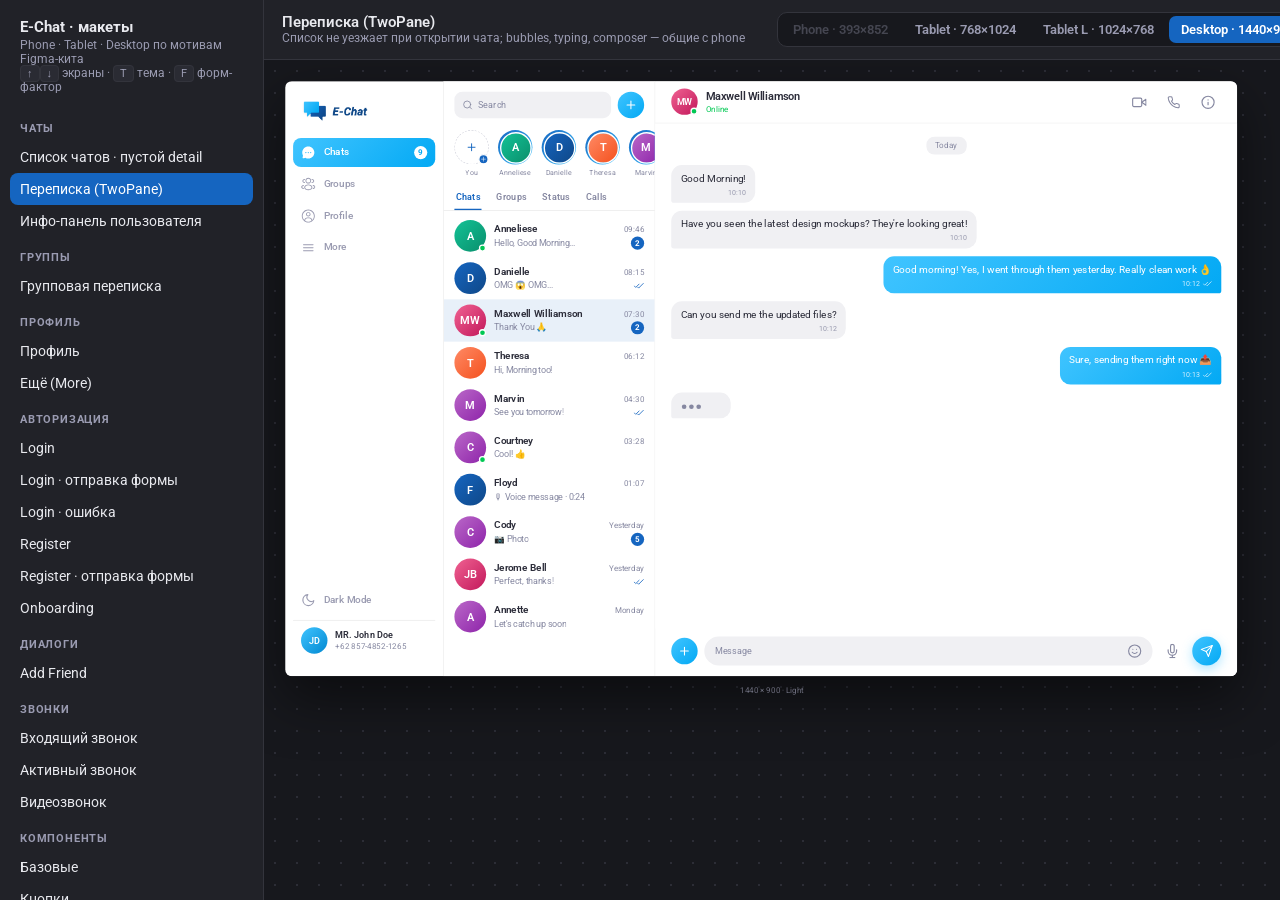
<file: docs/design_kimi/index.html>
<!DOCTYPE html>
<html lang="ru">
<head>
<meta charset="UTF-8" />
<meta name="viewport" content="width=device-width, initial-scale=1.0" />
<title>E-Chat · Phone / Tablet / Desktop — макеты</title>
<link rel="preconnect" href="https://fonts.googleapis.com" />
<link href="https://fonts.googleapis.com/css2?family=Roboto:wght@400;500;600;700&display=swap" rel="stylesheet" />
<link rel="stylesheet" href="tokens.css" />
<style>
  /* Оболочка просмотрщика (не часть макетов) */
  .viewer { display: flex; height: 100vh; }
  .vside {
    width: 264px; flex: none; background: var(--viewer-panel);
    border-right: 1px solid var(--viewer-border);
    overflow-y: auto; padding: 14px 10px;
  }
  .vside h1 { font-size: 15px; font-weight: 700; padding: 4px 10px 2px; }
  .vside .sub { font-size: 11.5px; color: var(--viewer-dim); padding: 0 10px 14px; }
  .vgroup { font-size: 11px; font-weight: 700; text-transform: uppercase; letter-spacing: .8px; color: var(--viewer-dim); padding: 14px 10px 6px; }
  .vitem {
    display: block; width: 100%; text-align: left; border: 0; cursor: pointer;
    background: none; color: var(--viewer-text); font: inherit; font-size: 13.5px;
    padding: 8px 10px; border-radius: 8px;
  }
  .vitem:hover { background: #2a2b33; }
  .vitem.active { background: #1565C0; color: #fff; }
  .vmain { flex: 1; display: flex; flex-direction: column; min-width: 0; }
  .vtoolbar {
    height: 60px; flex: none; display: flex; align-items: center; gap: 16px;
    padding: 0 18px; border-bottom: 1px solid var(--viewer-border);
    background: var(--viewer-panel);
  }
  .vtoolbar .ttl { font-size: 14.5px; font-weight: 600; }
  .vtoolbar .note { font-size: 12px; color: var(--viewer-dim); overflow: hidden; text-overflow: ellipsis; white-space: nowrap; }
  .vseg { display: flex; background: #17181d; border: 1px solid var(--viewer-border); border-radius: 10px; padding: 3px; gap: 3px; }
  .vseg button {
    border: 0; background: none; color: var(--viewer-dim); font: inherit; font-size: 12.5px; font-weight: 600;
    padding: 6px 12px; border-radius: 7px; cursor: pointer; white-space: nowrap;
  }
  .vseg button.on { background: #1565C0; color: #fff; }
  .vpush { flex: 1; }
  .vcanvas {
    flex: 1; overflow: auto; position: relative;
    background: var(--viewer-bg);
    background-image: radial-gradient(circle, #2c2d36 1px, transparent 1px);
    background-size: 22px 22px;
  }
  .vscaler { position: absolute; top: 0; left: 0; transform-origin: top left; }
  .vframe-wrap { padding: 32px; }
  .frame { box-shadow: 0 32px 80px rgba(0,0,0,.5); }
  .vcap { text-align: center; color: var(--viewer-dim); font-size: 12px; padding-top: 14px; }
  kbd {
    background: #2a2b33; border-radius: 4px; padding: 1px 6px; font-size: 11px;
    border: 1px solid var(--viewer-border); font-family: inherit;
  }
</style>
</head>
<body>
<div class="viewer">
  <aside class="vside">
    <h1>E-Chat · макеты</h1>
    <div class="sub">Phone · Tablet · Desktop по мотивам Figma-кита<br/><kbd>↑</kbd><kbd>↓</kbd> экраны · <kbd>T</kbd> тема · <kbd>F</kbd> форм-фактор</div>
    <div id="screenList"></div>
  </aside>
  <main class="vmain">
    <div class="vtoolbar">
      <div>
        <div class="ttl" id="capTitle"></div>
        <div class="note" id="capNote"></div>
      </div>
      <div class="vpush"></div>
      <div class="vseg" id="ffSeg">
        <button data-ff="phone">Phone · 393×852</button>
        <button data-ff="tablet">Tablet · 768×1024</button>
        <button data-ff="tabletL">Tablet L · 1024×768</button>
        <button data-ff="desktop">Desktop · 1440×900</button>
      </div>
      <div class="vseg" id="themeSeg">
        <button data-theme="light">☀ Light</button>
        <button data-theme="dark">🌙 Dark</button>
      </div>
    </div>
    <div class="vcanvas" id="canvas">
      <div class="vscaler" id="scaler">
        <div class="vframe-wrap">
          <div class="frame" id="frame"><div class="app" id="app"></div></div>
          <div class="vcap" id="capSize"></div>
        </div>
      </div>
    </div>
  </main>
</div>

<script src="screens.js"></script>
<script>
(function () {
  const state = { screen: 'chats-conversation', ff: 'desktop', theme: 'light' };
  const FF = ['phone', 'tablet', 'tabletL', 'desktop'];

  // Восстановление состояния из location.hash (#screen/ff/theme)
  const h = new URLSearchParams(location.hash.slice(1));
  if (h.get('screen') && SCREENS.some(s => s.id === h.get('screen'))) state.screen = h.get('screen');
  if (FF.includes(h.get('ff'))) state.ff = h.get('ff');
  if (h.get('theme') === 'light' || h.get('theme') === 'dark') state.theme = h.get('theme');

  const $ = id => document.getElementById(id);

  // Список экранов с группировкой
  const list = $('screenList');
  let lastGroup = null;
  SCREENS.forEach(s => {
    if (s.group !== lastGroup) {
      lastGroup = s.group;
      const g = document.createElement('div');
      g.className = 'vgroup'; g.textContent = s.group;
      list.appendChild(g);
    }
    const b = document.createElement('button');
    b.className = 'vitem'; b.textContent = s.title; b.dataset.id = s.id;
    b.onclick = () => { state.screen = s.id; render(); };
    list.appendChild(b);
  });

  $('ffSeg').querySelectorAll('button').forEach(b => b.onclick = () => { state.ff = b.dataset.ff; render(); });
  $('themeSeg').querySelectorAll('button').forEach(b => b.onclick = () => { state.theme = b.dataset.theme; render(); });

  document.addEventListener('keydown', e => {
    if (e.key === 't' || e.key === 'T' || e.key === 'е' || e.key === 'Е') { state.theme = state.theme === 'light' ? 'dark' : 'light'; render(); }
    if (e.key === 'f' || e.key === 'F' || e.key === 'а' || e.key === 'А') {
      state.ff = FF[(FF.indexOf(state.ff) + 1) % FF.length];
      render();
    }
    if (e.key === 'ArrowDown' || e.key === 'ArrowUp') {
      const i = SCREENS.findIndex(s => s.id === state.screen);
      const n = (i + (e.key === 'ArrowDown' ? 1 : -1) + SCREENS.length) % SCREENS.length;
      state.screen = SCREENS[n].id; render(); e.preventDefault();
    }
  });

  function fitScale() {
    const canvas = $('canvas'), frame = $('frame');
    const pad = 64;
    const s = Math.min((canvas.clientWidth - pad) / frame.offsetWidth, (canvas.clientHeight - pad) / frame.offsetHeight, 1);
    const scale = s < 1 ? s : 1;
    $('scaler').style.transform = `scale(${scale})`;
    // Центрирование с учётом масштаба
    const w = frame.offsetWidth * scale + pad;
    const hgt = frame.offsetHeight * scale + pad + 30;
    $('scaler').style.width = w + 'px';
    $('scaler').style.height = hgt + 'px';
    const wrap = document.querySelector('.vframe-wrap');
    wrap.style.width = w / scale + 'px';
  }
  window.addEventListener('resize', fitScale);

  function render() {
    const scr = SCREENS.find(s => s.id === state.screen);
    // Phone-макеты пока только у экранов Авторизации (флаг phone: true)
    if (state.ff === 'phone' && !scr.phone) state.ff = 'tablet';
    const ff = state.ff;
    const frame = $('frame');
    frame.className = 'frame ' + ff;
    frame.dataset.theme = state.theme;
    $('app').innerHTML = scr.render(ff);
    $('capTitle').textContent = scr.title;
    $('capNote').textContent = scr.note;
    const sizes = { phone: '393 × 852', tablet: '768 × 1024', tabletL: '1024 × 768', desktop: '1440 × 900' };
    $('capSize').textContent = sizes[ff] + ' · ' + (state.theme === 'light' ? 'Light' : 'Dark');
    document.querySelectorAll('.vitem').forEach(b => b.classList.toggle('active', b.dataset.id === state.screen));
    $('ffSeg').querySelectorAll('button').forEach(b => {
      const unavailable = b.dataset.ff === 'phone' && !scr.phone;
      b.classList.toggle('on', b.dataset.ff === ff);
      b.disabled = unavailable;
      b.style.opacity = unavailable ? '.35' : '';
    });
    $('themeSeg').querySelectorAll('button').forEach(b => b.classList.toggle('on', b.dataset.theme === state.theme));
    location.hash = `screen=${state.screen}&ff=${state.ff}&theme=${state.theme}`;
    requestAnimationFrame(fitScale);
  }
  render();
})();
</script>
</body>
</html>
</file>
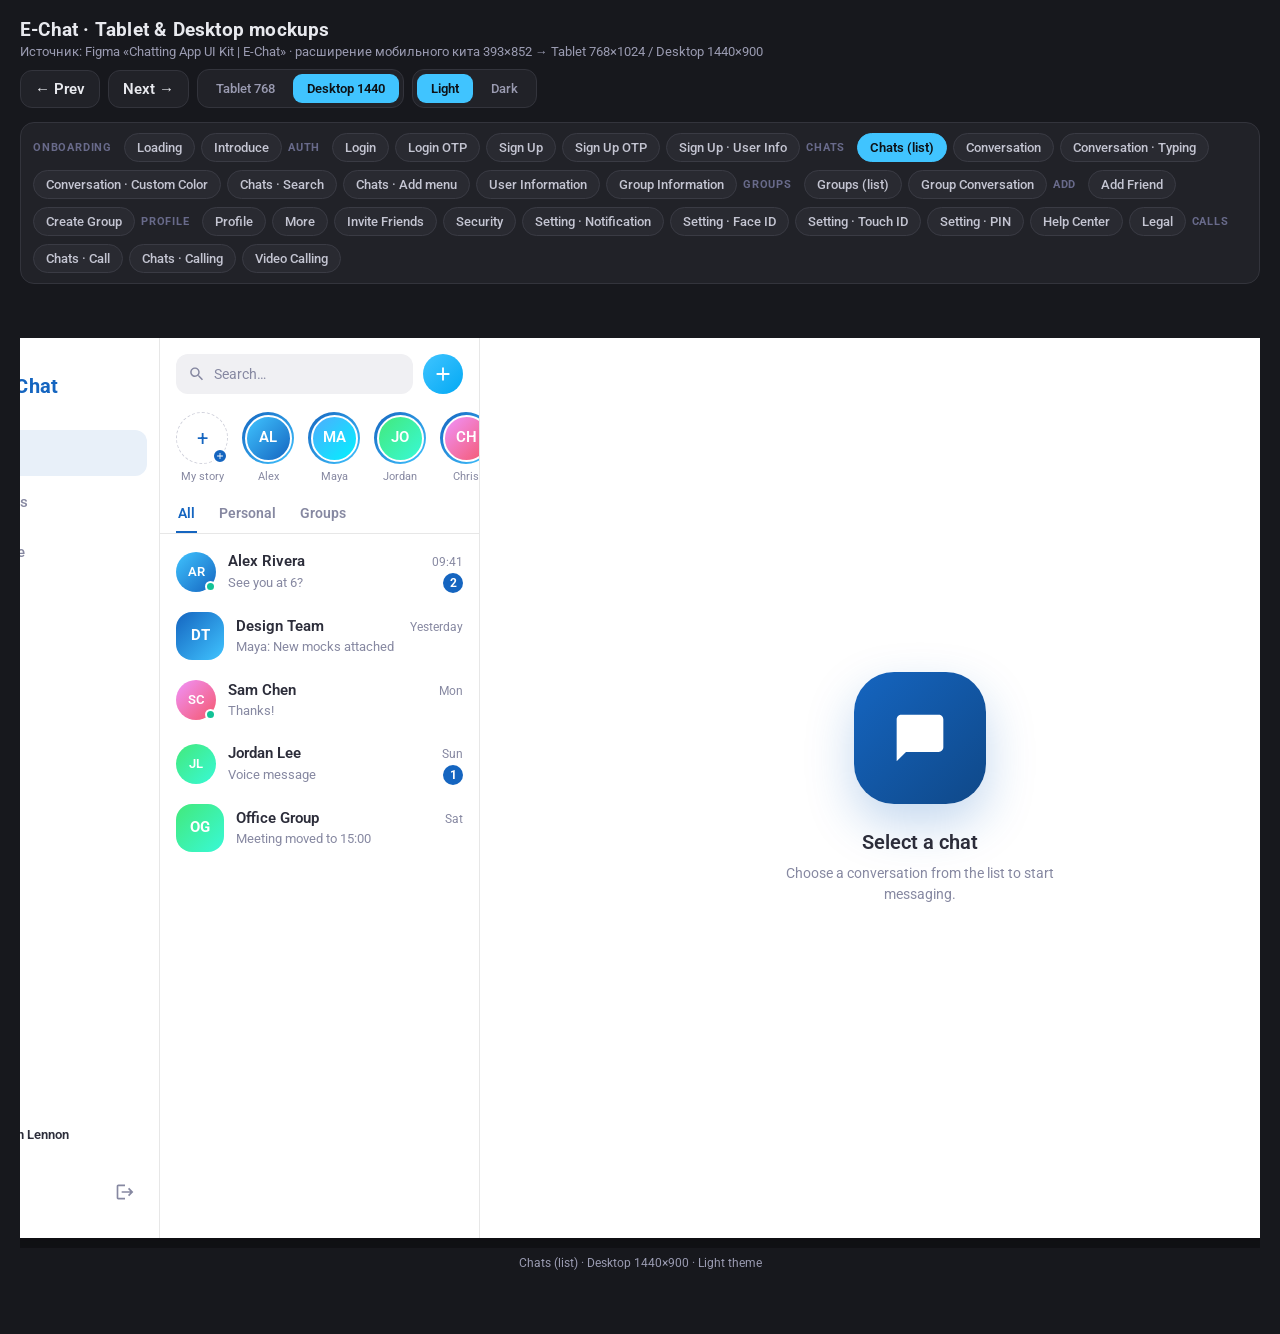
<file: docs/design_sourcecraft/index.html>
<!DOCTYPE html>
<html lang="ru">
<head>
  <meta charset="UTF-8" />
  <meta name="viewport" content="width=device-width, initial-scale=1" />
  <title>E-Chat — макеты Tablet & Desktop · design_sourcecraft</title>
  <link rel="preconnect" href="https://fonts.googleapis.com" />
  <link rel="preconnect" href="https://fonts.gstatic.com" crossorigin />
  <link href="https://fonts.googleapis.com/css2?family=Roboto:wght@400;500;600;700&display=swap" rel="stylesheet" />
  <link rel="stylesheet" href="tokens.css" />
  <style>
    /* Материальные глифы рисуются fill; поверх токенов */
    .ic { fill: currentColor; stroke: none; }

    /* Строка состояний экрана (Empty / Filled / …) */
    .state-nav {
      display: flex; flex-wrap: wrap; gap: 6px; align-items: center;
      margin: -8px 0 14px; padding-left: 4px; min-height: 30px;
    }
    .state-nav .st-label { font-size: 11px; font-weight: 700; text-transform: uppercase; letter-spacing: .8px; color: #686a8a; margin-right: 6px; }
    .state-chip {
      font-family: inherit; font-size: 12px; font-weight: 500; color: #e8e9ee;
      background: #292a31; border: 1px solid #3a3b44; border-radius: 16px;
      padding: 5px 12px; cursor: pointer;
    }
    .state-chip.active { background: #40c4ff; border-color: #40c4ff; color: #0d1217; font-weight: 600; }

    /* Аватар группы: квадрат с градиентом */
    .gav {
      width: 48px; height: 48px; border-radius: 16px; flex: none;
      display: grid; place-items: center; color: #fff; font-weight: 700; font-size: 15px;
    }
    .gav.lg { width: 96px; height: 96px; border-radius: 28px; font-size: 28px; }
    .gav.c1 { background: linear-gradient(135deg, #1565c0, #40c4ff); }
    .gav.c2 { background: linear-gradient(135deg, #f5576c, #f093fb); }
    .gav.c3 { background: linear-gradient(135deg, #43e97b, #38f9d7); }
    .gav.c4 { background: linear-gradient(135deg, #fa709a, #fee140); }

    /* Компактный input в диалогах */
    .input.compact { padding: 10px 12px; }

    /* Overlay-панель info на tablet (справа, как push) */
    .info-overlay {
      position: absolute; top: 0; right: 0; bottom: 0; z-index: 8;
      width: 320px; display: flex; flex-direction: column;
      background: var(--surface); border-left: 1px solid var(--divider);
      box-shadow: -24px 0 64px rgba(0,0,0,.25);
    }

    /* Сплит auth: декоративные блоки */
    .deco-a { width: 210px; height: 210px; top: 90px; left: -70px; }
    .deco-b { width: 130px; height: 130px; bottom: 60px; right: -40px; }
    .deco-c { width: 64px; height: 64px; top: 40%; right: 48px; border-radius: 18px !important; }

    /* Bubble кастомного цвета (специфичнее стандартного out-градиента) */
    .msg-row.out .bubble.coral { background: linear-gradient(135deg, #ff6347, #e04a2f); }
    .msg-row.out .bubble.indigo { background: linear-gradient(135deg, #5c6bc0, #3f51b5); }
    .msg-row.out .bubble.emerald { background: linear-gradient(135deg, #26a69a, #00897b); }

    /* Пустой список-результат поиска */
    .no-results { padding: 34px 20px; text-align: center; color: var(--on-variant); font-size: 13.5px; }

    /* Текстовая страница (Privacy / Terms) */
    .legal-scroll { flex: 1; overflow: hidden; padding: 26px 40px 40px; }
    .legal-inner { max-width: 720px; margin: 0 auto; }
    .legal-inner h2 { font-size: 22px; font-weight: 700; margin: 22px 0 8px; }
    .legal-inner h2:first-child { margin-top: 0; }
    .legal-inner p { font-size: 14px; color: var(--on-variant); margin-bottom: 10px; line-height: 1.65; }
    .legal-inner ul { margin: 0 0 12px 20px; }
    .legal-inner li { font-size: 14px; color: var(--on-variant); line-height: 1.6; }

    /* Тайлы групп: стек аватаров участников */
    .stack { display: flex; }
    .stack .av { border: 2px solid var(--surface); margin-left: -8px; }
    .stack .av:first-child { margin-left: 0; }
  </style>
</head>
<body>
  <div class="viewer">
    <header class="toolbar">
      <div>
        <h1>E-Chat · Tablet & Desktop mockups</h1>
        <div class="meta">Источник: Figma «Chatting App UI Kit | E-Chat» · расширение мобильного кита 393×852 → Tablet 768×1024 / Desktop 1440×900</div>
      </div>
      <div class="controls">
        <button class="nav-arrow" id="prevBtn" title="Предыдущий экран">← Prev</button>
        <button class="nav-arrow" id="nextBtn" title="Следующий экран">Next →</button>
        <div class="ctrl-group" id="deviceGroup">
          <input type="radio" name="device" id="dTablet" value="tablet" /><label for="dTablet">Tablet 768</label>
          <input type="radio" name="device" id="dDesktop" value="desktop" checked /><label for="dDesktop">Desktop 1440</label>
        </div>
        <div class="ctrl-group" id="themeGroup">
          <input type="radio" name="theme" id="tLight" value="light" checked /><label for="tLight">Light</label>
          <input type="radio" name="theme" id="tDark" value="dark" /><label for="tDark">Dark</label>
        </div>
      </div>
    </header>

    <nav class="screen-nav" id="screenNav"></nav>
    <div class="state-nav" id="stateNav"></div>

    <div class="stage">
      <div id="frame" class="frame tablet" data-theme="light"></div>
    </div>
    <div class="frame-label" id="frameLabel"></div>
  </div>

  <script>
    /* =========================================================================
       Иконки (Material outlines, те же глифы, что в ките)
       ========================================================================= */
    const ICONS = {
      chats: "M20 2H4c-1.1 0-2 .9-2 2v18l4-4h14c1.1 0 2-.9 2-2V4c0-1.1-.9-2-2-2z",
      groups: "M16 11c1.66 0 2.99-1.34 2.99-3S17.66 5 16 5c-1.66 0-3 1.34-3 3s1.34 3 3 3zm-8 0c1.66 0 2.99-1.34 2.99-3S9.66 5 8 5C6.34 5 5 6.34 5 8s1.34 3 3 3zm0 2c-2.33 0-7 1.17-7 3.5V19h14v-2.5c0-2.33-4.67-3.5-7-3.5zm8 0c-.29 0-.62.02-.97.05 1.16.84 1.97 1.97 1.97 3.45V19h6v-2.5c0-2.33-4.67-3.5-7-3.5z",
      profile: "M12 12c2.21 0 4-1.79 4-4s-1.79-4-4-4-4 1.79-4 4 1.79 4 4 4zm0 2c-2.67 0-8 1.34-8 4v2h16v-2c0-2.66-5.33-4-8-4z",
      more: "M6 10c-1.1 0-2 .9-2 2s.9 2 2 2 2-.9 2-2-.9-2-2-2zm12 0c-1.1 0-2 .9-2 2s.9 2 2 2 2-.9 2-2-.9-2-2-2zm-6 0c-1.1 0-2 .9-2 2s.9 2 2 2 2-.9 2-2-.9-2-2-2z",
      search: "M15.5 14h-.79l-.28-.27C15.41 12.59 16 11.11 16 9.5 16 5.91 13.09 3 9.5 3S3 5.91 3 9.5 5.91 16 9.5 16c1.61 0 3.09-.59 4.23-1.57l.27.28v.79l5 4.99L20.49 19l-4.99-5zm-6 0C7.01 14 5 11.99 5 9.5S7.01 5 9.5 5 14 7.01 14 9.5 11.99 14 9.5 14z",
      add: "M19 13h-6v6h-2v-6H5v-2h6V5h2v6h6v2z",
      phone: "M6.62 10.79a15.05 15.05 0 006.59 6.59l2.2-2.2a1 1 0 011.01-.24c1.12.37 2.33.57 3.57.57a1 1 0 011 1V20a1 1 0 01-1 1A17 17 0 013 4a1 1 0 011-1h3.5a1 1 0 011 1c0 1.25.2 2.45.57 3.57a1 1 0 01-.25 1.02l-2.2 2.2z",
      videocam: "M17 10.5V7a2 2 0 00-2-2H5a2 2 0 00-2 2v10a2 2 0 002 2h10a2 2 0 002-2v-3.5l4 4v-11l-4 4z",
      info: "M12 2C6.48 2 2 6.48 2 12s4.48 10 10 10 10-4.48 10-10S17.52 2 12 2zm1 15h-2v-6h2v6zm0-8h-2V7h2v2z",
      back: "M20 11H7.83l5.59-5.59L12 4l-8 8 8 8 1.41-1.41L7.83 13H20v-2z",
      attach: "M16.5 6v11.5a4.5 4.5 0 11-9 0V5a2.5 2.5 0 015 0v10.5a.5.5 0 11-1 0V6H10v9.5a2.5 2.5 0 005 0V5a4.5 4.5 0 10-9 0v12.5a6.5 6.5 0 0013 0V6h-2.5z",
      send: "M2.01 21L23 12 2.01 3 2 10l15 2-15 2z",
      mic: "M12 14c1.66 0 2.99-1.34 2.99-3L15 5c0-1.66-1.34-3-3-3S9 3.34 9 5v6c0 1.66 1.34 3 3 3zm5.3-3c0 3-2.54 5.1-5.3 5.1S6.7 14 6.7 11H5c0 3.41 2.72 6.23 6 6.72V21h2v-3.28c3.28-.48 6-3.3 6-6.72h-1.7z",
      speaker: "M3 9v6h4l5 5V4L7 9H3zm13.5 3c0-1.77-1.02-3.29-2.5-4.03v8.05c1.48-.73 2.5-2.25 2.5-4.02zM14 3.23v2.06c2.89.86 5 3.54 5 6.71s-2.11 5.85-5 6.71v2.06c4.01-.91 7-4.49 7-8.77s-2.99-7.86-7-8.77z",
      callend: "M12 9c-1.6 0-3.15.25-4.6.72v3.1c0 .39-.23.74-.56.9-.98.49-1.87 1.12-2.66 1.85-.18.18-.43.28-.7.28-.28 0-.53-.11-.71-.29L.29 13.08c-.18-.17-.29-.42-.29-.7 0-.28.11-.53.29-.71C3.34 8.78 7.46 7 12 7s8.66 1.78 11.71 4.67c.18.18.29.43.29.71 0 .28-.11.53-.29.7l-2.48 2.48c-.18.18-.43.29-.71.29-.27 0-.52-.11-.7-.28-.79-.74-1.69-1.36-2.67-1.85-.33-.16-.56-.5-.56-.9v-3.1C15.15 9.25 13.6 9 12 9z",
      flash: "M7 2v11h3v9l7-12h-4l4-8z",
      flip: "M3 8v12h18V8H3zm9.5 10.5c-3.03 0-5.5-2.47-5.5-5.5 0-1.32.47-2.54 1.26-3.5h2.12A3.5 3.5 0 0011 13c0 1.93 1.57 3.5 3.5 3.5.45 0 .88-.09 1.27-.24l-1.72 1.72c-.3.3-.74.52-1.55.52zM15 13c0-1.93-1.57-3.5-3.5-3.5-.45 0-.88.09-1.27.24l1.72-1.72c.3-.3.74-.52 1.55-.52 3.03 0 5.5 2.47 5.5 5.5 0 1.32-.47 2.54-1.26 3.5h-2.12c.59-.85.88-1.87.88-3z",
      settings: "M19.14 12.94c.04-.3.06-.61.06-.94 0-.32-.02-.64-.07-.94l2.03-1.58c.18-.14.23-.41.12-.61l-1.92-3.32c-.12-.22-.37-.29-.59-.22l-2.39.96c-.5-.38-1.03-.7-1.62-.94l-.36-2.54c-.04-.24-.24-.41-.48-.41h-3.84c-.24 0-.43.17-.47.41l-.36 2.54c-.59.24-1.13.57-1.62.94l-2.39-.96c-.22-.08-.47 0-.59.22L2.74 8.87c-.12.21-.08.47.12.61l2.03 1.58c-.05.3-.09.63-.09.94s.02.64.07.94l-2.03 1.58c-.18.14-.23.41-.12.61l1.92 3.32c.12.22.37.29.59.22l2.39-.96c.5.38 1.03.7 1.62.94l.36 2.54c.05.24.24.41.48.41h3.84c.24 0 .44-.17.47-.41l.36-2.54c.59-.24 1.13-.56 1.62-.94l2.39.96c.22.08.47 0 .59-.22l1.92-3.32c.12-.22.07-.47-.12-.61l-2.01-1.58zM12 15.6c-1.98 0-3.6-1.62-3.6-3.6s1.62-3.6 3.6-3.6 3.6 1.62 3.6 3.6-1.62 3.6-3.6 3.6z",
      logout: "M17 7l-1.41 1.41L18.17 11H8v2h10.17l-2.58 2.58L17 17l5-5zM4 5h8V3H4c-1.1 0-2 .9-2 2v14c0 1.1.9 2 2 2h8v-2H4V5z",
      edit: "M3 17.25V21h3.75L17.81 9.94l-3.75-3.75L3 17.25zM20.71 7.04c.39-.39.39-1.02 0-1.41l-2.34-2.34a.9959.9959 0 00-1.41 0l-1.83 1.83 3.75 3.75 1.83-1.83z",
      lock: "M18 8h-1V6c0-2.76-2.24-5-5-5S7 3.24 7 6v2H6c-1.1 0-2 .9-2 2v10c0 1.1.9 2 2 2h12c1.1 0 2-.9 2-2V10c0-1.1-.9-2-2-2zm-6 9c-1.1 0-2-.9-2-2s.9-2 2-2 2 .9 2 2-.9 2-2 2zm3.1-9H8.9V6c0-1.71 1.39-3.1 3.1-3.1 1.71 0 3.1 1.39 3.1 3.1v2z",
      face: "M9 11.75c-.69 0-1.25.56-1.25 1.25s.56 1.25 1.25 1.25 1.25-.56 1.25-1.25-.56-1.25-1.25-1.25zm6 0c-.69 0-1.25.56-1.25 1.25s.56 1.25 1.25 1.25 1.25-.56 1.25-1.25-.56-1.25-1.25-1.25zM12 2C6.48 2 2 6.48 2 12s4.48 10 10 10 10-4.48 10-10S17.52 2 12 2zm0 18c-4.41 0-8-3.59-8-8 0-.29.02-.58.05-.86 2.36-1.05 4.23-2.98 5.21-5.37C11.07 8.33 14.05 10 17.42 10c.78 0 1.53-.09 2.25-.26.21.71.33 1.47.33 2.26 0 4.41-3.59 8-8 8z",
      notify: "M12 22c1.1 0 2-.9 2-2h-4c0 1.1.89 2 2 2zm6-6v-5c0-3.07-1.64-5.64-4.5-6.32V4c0-.83-.67-1.5-1.5-1.5s-1.5.67-1.5 1.5v.68C7.63 5.36 6 7.92 6 11v5l-2 2v1h16v-1l-2-2z",
      shield: "M12 1L3 5v6c0 5.55 3.84 10.74 9 12 5.16-1.26 9-6.45 9-12V5l-9-4z",
      help: "M12 2C6.48 2 2 6.48 2 12s4.48 10 10 10 10-4.48 10-10S17.52 2 12 2zm1 17h-2v-2h2v2zm2.07-7.75l-.9.92C13.45 12.9 13 13.5 13 15h-2v-.5c0-1.1.45-2.1 1.17-2.83l1.24-1.26c.37-.36.59-.86.59-1.41 0-1.1-.9-2-2-2s-2 .9-2 2H8c0-2.21 1.79-4 4-4s4 1.79 4 4c0 .88-.36 1.68-.93 2.25z",
      language: "M11.99 2C6.47 2 2 6.48 2 12s4.47 10 9.99 10C17.52 22 22 17.52 22 12S17.52 2 11.99 2zm6.93 6h-2.95c-.32-1.25-.78-2.45-1.38-3.56 1.84.63 3.37 1.91 4.33 3.56zM12 4.04c.83 1.2 1.48 2.53 1.91 3.96h-3.82c.43-1.43 1.08-2.76 1.91-3.96zM4.26 14C4.1 13.36 4 12.69 4 12s.1-1.36.26-2h3.38c-.08.66-.14 1.32-.14 2 0 .68.06 1.34.14 2H4.26zm.82 2h2.95c.32 1.25.78 2.45 1.38 3.56-1.84-.63-3.37-1.9-4.33-3.56zm2.95-8H5.08c.96-1.66 2.49-2.93 4.33-3.56C8.81 5.55 8.35 6.75 8.03 8zM12 19.96c-.83-1.2-1.48-2.53-1.91-3.96h3.82c-.43 1.43-1.08 2.76-1.91 3.96zM14.34 14H9.66c-.09-.66-.16-1.32-.16-2 0-.68.07-1.35.16-2h4.68c.09.65.16 1.32.16 2 0 .68-.07 1.34-.16 2zm.25 5.56c.6-1.11 1.06-2.31 1.38-3.56h2.95c-.96 1.65-2.49 2.93-4.33 3.56zM16.36 14c.08-.66.14-1.32.14-2 0-.68-.06-1.34-.14-2h3.38c.16.64.26 1.31.26 2s-.1 1.36-.26 2h-3.38z",
      moon: "M12 3c-4.97 0-9 4.03-9 9s4.03 9 9 9 9-4.03 9-9c0-.46-.04-.92-.1-1.36-.98 1.37-2.58 2.26-4.4 2.26-2.98 0-5.4-2.42-5.4-5.4 0-1.81.89-3.42 2.26-4.4-.44-.06-.9-.1-1.36-.1z",
      mute: "M16.5 12c0-1.77-1.02-3.29-2.5-4.03v2.21l2.45 2.45c.03-.2.05-.41.05-.63zm2.5 0c0 .94-.2 1.82-.54 2.64l1.51 1.51C20.63 14.91 21 13.5 21 12c0-4.28-2.99-7.86-7-8.77v2.06c2.89.86 5 3.54 5 6.71zM4.27 3L3 4.27 7.73 9H3v6h4l5 5v-6.73l4.25 4.25c-.67.52-1.42.93-2.25 1.18v2.06c1.38-.31 2.63-.95 3.69-1.81L19.73 21 21 19.73l-9-9L4.27 3zM12 4L9.91 6.09 12 8.18V4z",
      share: "M18 16.08c-.76 0-1.44.3-1.96.77L8.91 12.7c.05-.23.09-.46.09-.7s-.04-.47-.09-.7l7.05-4.11c.54.5 1.25.81 2.04.81 1.66 0 3-1.34 3-3s-1.34-3-3-3-3 1.34-3 3c0 .24.04.47.09.7L8.04 9.81C7.5 9.31 6.79 9 6 9c-1.66 0-3 1.34-3 3s1.34 3 3 3c.79 0 1.5-.31 2.04-.81l7.12 4.16c-.05.21-.08.43-.08.65 0 1.61 1.31 2.92 2.92 2.92 1.61 0 2.92-1.31 2.92-2.92s-1.31-2.92-2.92-2.92z",
      close: "M19 6.41L17.59 5 12 10.59 6.41 5 5 6.41 10.59 12 5 17.59 6.41 19 12 13.41 17.59 19 19 17.59 13.41 12z",
      check: "M9 16.17L4.83 12l-1.42 1.41L9 19 21 7l-1.41-1.41z",
      key: "M7 14c-1.66 0-3-1.34-3-3s1.34-3 3-3 3 1.34 3 3-1.34 3-3 3zm0-4c-.55 0-1 .45-1 1s.45 1 1 1 1-.45 1-1-.45-1-1-1zm12-3h-8v3H9v-1H5v1H3v4h2v1h2v-1h4v3h8v-6h2v-2h-2V7zm-4 4h2v2h-2v-2zm-3 0h1v2h-1v-2z",
      download: "M19 9h-4V3H9v6H5l7 7 7-7zM5 18v2h14v-2H5z",
      doc: "M14 2H6c-1.1 0-1.99.9-1.99 2L4 20c0 1.1.89 2 1.99 2H18c1.1 0 2-.9 2-2V8l-6-6zm2 16H8v-2h8v2zm0-4H8v-2h8v2zm-3-5V3.5L18.5 9H13z",
      link: "M3.9 12c0-1.71 1.39-3.1 3.1-3.1h4V7H7c-2.76 0-5 2.24-5 5s2.24 5 5 5h4v-1.9H7c-1.71 0-3.1-1.39-3.1-3.1zM8 13h8v-2H8v2zm9-6h-4v1.9h4c1.71 0 3.1 1.39 3.1 3.1s-1.39 3.1-3.1 3.1h-4V17h4c2.76 0 5-2.24 5-5s-2.24-5-5-5z",
      photo: "M21 19V5c0-1.1-.9-2-2-2H5c-1.1 0-2 .9-2 2v14c0 1.1.9 2 2 2h14c1.1 0 2-.9 2-2zM8.5 13.5l2.5 3.01L14.5 12l4.5 6H5l3.5-4.5z",
      report: "M14.4 6L14 4H5v17h2v-7h5.6l.4 2h7V6z",
      block: "M12 2C6.48 2 2 6.48 2 12s4.48 10 10 10 10-4.48 10-10S17.52 2 12 2zM4 12c0-4.42 3.58-8 8-8 1.85 0 3.55.63 4.9 1.69L5.69 16.9A7.902 7.902 0 014 12zm8 8c-1.85 0-3.55-.63-4.9-1.69L18.31 7.1A7.902 7.902 0 0120 12c0 4.42-3.58 8-8 8z",
      copy: "M16 1H4c-1.1 0-2 .9-2 2v14h2V3h12V1zm3 4H8c-1.1 0-2 .9-2 2v14c0 1.1.9 2 2 2h11c1.1 0 2-.9 2-2V7c0-1.1-.9-2-2-2zm0 16H8V7h11v14z",
      calendar: "M19 3h-1V1h-2v2H8V1H6v2H5c-1.11 0-1.99.9-1.99 2L3 19c0 1.1.89 2 2 2h14c1.1 0 2-.9 2-2V5c0-1.1-.9-2-2-2zm0 16H5V8h14v11zM7 10h5v5H7z",
      star: "M12 17.27L18.18 21l-1.64-7.03L22 9.24l-7.19-.61L12 2 9.19 8.63 2 9.24l5.46 4.73L5.82 21z"
    };
    const icon = (name, size) =>
      `<svg class="ic" width="${size || 22}" height="${size || 22}" viewBox="0 0 24 24"><path d="${ICONS[name]}"/></svg>`;

    /* =========================================================================
       Данные
       ========================================================================= */
    const CHATS = [
      { ini: "AR", name: "Alex Rivera", prev: "See you at 6?", time: "09:41", unread: 2, c: 1, on: true },
      { ini: "DT", name: "Design Team", prev: "Maya: New mocks attached", time: "Yesterday", unread: 0, g: 1 },
      { ini: "SC", name: "Sam Chen", prev: "Thanks!", time: "Mon", unread: 0, c: 2, on: true },
      { ini: "JL", name: "Jordan Lee", prev: "Voice message", time: "Sun", unread: 1, c: 4 },
      { ini: "OG", name: "Office Group", prev: "Meeting moved to 15:00", time: "Sat", unread: 0, g: 3 }
    ];
    const GROUPS = [
      { g: 1, name: "Design Team", prev: "Maya: New mocks attached", time: "09:20", unread: 3, mem: 8 },
      { g: 2, name: "Family", prev: "Mom: Dinner at 7?", time: "08:12", unread: 0, mem: 5 },
      { g: 3, name: "Office Group", prev: "Meeting moved to 15:00", time: "Yesterday", unread: 0, mem: 12 },
      { g: 4, name: "Football Club", prev: "Sam: Match on Sunday", time: "Mon", unread: 1, mem: 24 },
      { g: 5, name: "Book Club", prev: "New recommendations inside", time: "Sun", unread: 0, mem: 9 }
    ];
    const MEMBERS = [
      { ini: "MA", name: "Maya Patel", role: "Admin", c: 3 },
      { ini: "JL", name: "John Lennon", role: "Member", c: 5 },
      { ini: "SA", name: "Sara Kim", role: "Member", c: 2 },
      { ini: "KE", name: "Kevin Hart", role: "Member", c: 1 },
      { ini: "EM", name: "Emily Rose", role: "Member", c: 4 },
      { ini: "NI", name: "Nick Wilde", role: "Member", c: 3 }
    ];

    const av = (ini, cls, color, online) =>
      `<div class="av ${cls} c${color}">${ini}${online ? '<span class="dot"></span>' : ""}</div>`;

    /* Сообщения: история с Alex */
    const MSG_ALEX = [
      ["in", "Hey! Are we still on for the design review?", "09:12"],
      ["out", "Yes — I pushed the tablet & desktop shells.", "09:14 ✓✓"],
      ["in", "Love the NavigationRail. Light/dark tokens match Figma?", "09:15"],
      ["out", "Same Blue #1565C0 and Light Blue #40C4FF.", "09:16 ✓✓"],
      ["in", "Perfect. See you at 6?", "09:41"]
    ];

    /* =========================================================================
       Общие сборщики компонентов
       ========================================================================= */

    function chrome(device, activeTab) {
      const tabs = [
        ["chats", "Chats"], ["groups", "Groups"], ["profile", "Profile"], ["more", "More"]
      ];
      if (device === "tablet") {
        return `<div class="rail">
          <div class="logo-badge sm grad-blue">${icon("chats", 20)}</div>
          ${tabs.map((t) => `<button class="dest ${t[0] === activeTab ? "active" : ""}">${icon(t[0], 24)}</button>`).join("")}
          <div class="spacer"></div>
          ${av("ME", "sm", 5)}
        </div>`;
      }
      return `<div class="sidebar">
        <div class="brand"><div class="logo-badge grad-blue">${icon("chats", 24)}</div><div class="brand-name">E-Chat</div></div>
        ${tabs.map((t) => `<button class="dest ${t[0] === activeTab ? "active" : ""}">${icon(t[0], 24)}<span class="lbl">${t[1]}</span></button>`).join("")}
        <div class="spacer"></div>
        <div class="dest" style="padding:11px 12px;gap:12px;cursor:default;">${av("ME", "sm", 5)}<span style="font-size:13px;font-weight:600;color:var(--on-surface);">John Lennon</span></div>
        <button class="dest" style="justify-content:center;"><span class="lbl">Log out</span>${icon("logout", 20)}</button>
      </div>`;
    }

    function masterHead(device, opts) {
      const ph = opts.placeholder || "Search…";
      const query = opts.query || "";
      const addBtn = opts.addBtn !== false;
      return `<div class="master-head">
        <div class="searchbox">${icon("search", 20)}
          <input placeholder="${ph}" ${query ? `value="${query}"` : ""} readonly />
        </div>
        ${addBtn ? `<div class="btn-circle grad-light-blue">${icon("add", 22)}</div>` : ""}
      </div>`;
    }

    function storiesRow() {
      return `<div class="stories">
        <div class="story add"><div class="ring"><span style="font-size:20px;color:var(--primary);">+</span><span class="plus-badge">${icon("add", 10)}</span></div><div class="nm">My story</div></div>
        ${[["AL","Alex",1],["MA","Maya",3],["JO","Jordan",4],["CH","Chris",2],["SA","Sara",5]].map((s) =>
          `<div class="story"><div class="ring"><div class="av xs c${s[2]}">${s[0]}</div></div><div class="nm">${s[1]}</div></div>`).join("")}
      </div>`;
    }

    function chatTile(ch, sel, last) {
      const avi = ch.g
        ? `<div class="gav c${ch.g}">${ch.ini}</div>`
        : av(ch.ini, "sm", ch.c, ch.on);
      return `<div class="tile ${sel ? "selected" : ""}">
        ${avi}
        <div class="tt">
          <div class="nm"><span>${ch.name}</span><time>${ch.time}</time></div>
          <div class="pv"><span>${ch.prev}</span>${ch.unread ? `<span class="badge">${ch.unread}</span>` : ""}</div>
        </div>
      </div>`;
    }

    function masterList(device, opts) {
      const o = opts || {};
      const items = o.items || [];
      const selected = o.selected || 0;
      const tilesHtml = items.map((it, i) => chatTile(it, i === selected)).join("");
      return `<div class="master">
        ${masterHead(device, o)}
        ${o.stories ? storiesRow() : ""}
        ${o.tabs ? `<div class="tabs">${o.tabs.map((t, i) => `<button class="tab ${i === o.tabActive ? "active" : ""}">${t}</button>`).join("")}</div>` : ""}
        <div class="tiles">${o.noResults ? `<div class="no-results">No results for “${o.query}”</div>` : tilesHtml}</div>
      </div>`;
    }

    function chatBar(name, status, opts) {
      const o = opts || {};
      const actions = o.actions !== false;
      return `<div class="chat-bar">
        <div class="who">
          ${o.back ? `<button class="icon-btn">${icon("back", 22)}</button>` : ""}
          ${o.gav ? `<div class="gav c${o.gav}">${o.ini}</div>` : av(o.ini, "sm", o.c, o.on)}
          <div>
            <div class="nm">${name}</div>
            <div class="st ${status === "offline" ? "off" : ""}">${status}</div>
          </div>
        </div>
        ${actions ? `<button class="icon-btn" title="Search">${icon("search", 22)}</button>
        <button class="icon-btn" title="Call">${icon("phone", 22)}</button>
        <button class="icon-btn" title="Video">${icon("videocam", 22)}</button>
        <button class="icon-btn" title="Info">${icon("info", 22)}</button>` : ""}
      </div>`;
    }

    function bubble(text, time, type, sender, cls) {
      return `<div class="msg-row ${type}">
        <div class="bubble ${cls || ""}">${sender ? `<div class="sender" style="color:var(--secondary);">${sender}</div>` : ""}${text}
          <div class="meta"><span>${time}</span></div>
        </div>
      </div>`;
    }

    function threadHtml(o) {
      const oo = o || {};
      const msgs = oo.msgs || [];
      return `<div class="thread">
        <div class="date-chip">Today</div>
        ${msgs.map((m) => {
          if (m.typing) return `<div class="msg-row in"><div class="bubble"><div class="typing"><i></i><i></i><i></i></div></div></div>`;
          return bubble(m.t, m.time, m.type, m.sender, m.cls);
        }).join("")}
      </div>`;
    }

    function composer(opts) {
      const o = opts || {};
      return `<div class="composer">
        <button class="icon-btn">${icon("attach", 22)}</button>
        <div class="msgfield"><input placeholder="Type a message…" ${o.text ? `value="${o.text}"` : ""} readonly /></div>
        ${o.mic ? `<button class="icon-btn">${icon("mic", 22)}</button>` : ""}
        <button class="btn-circle send-btn grad-light-blue">${icon("send", 22)}</button>
      </div>`;
    }

    function emptyDetail(device, o) {
      const oo = o || {};
      return `<div class="detail"><div class="empty-detail">
        <div class="art grad-blue">${icon(oo.icon || "chats", 56)}</div>
        <h2>${oo.title || "Select a chat"}</h2>
        <p>${oo.text || "Choose a conversation from the list to start messaging."}</p>
      </div></div>`;
    }

    /* Info-панель: desktop — колонка, tablet — overlay справа */
    function infoPane(device, inner) {
      if (device === "desktop") return `<div class="info-pane">${inner}</div>`;
      return `<div class="info-overlay">${inner}</div>`;
    }

    function infoHead(title, opts) {
      const o = opts || {};
      return `<div class="info-head">
        ${o.back ? `<button class="icon-btn">${icon("back", 22)}</button>` : ""}
        <div class="t">${title}</div>
        ${o.close ? `<button class="icon-btn">${icon("close", 22)}</button>` : ""}
      </div>`;
    }

    function userInfoInner(state) {
      if (state === "media" || state === "links" || state === "docs" || state === "protected") {
        const tabs = ["Media", "Links", "Documents"].map((t, i) =>
          `<button class="mt ${(state === "media" && i === 0) || (state === "links" && i === 1) || (state === "docs" && i === 2) ? "active" : ""}">${t}${(state === "media" && i === 0) ? '<span class="cnt">152</span>' : ""}${(state === "links" && i === 1) ? '<span class="cnt">27</span>' : ""}${(state === "docs" && i === 2) ? '<span class="cnt">38</span>' : ""}</button>`).join("");
        const section = (t) => `<div style="padding:14px 20px 4px;font-size:12.5px;font-weight:600;color:var(--on-variant);">${t}</div>`;
        let body = "";
        if (state === "media") {
          body = section("Today") + `<div class="media-grid">${[1,2,3,4,5,6].map(() => `<div class="m" style="background:${["linear-gradient(135deg,#40c4ff,#1565c0)","linear-gradient(135deg,#f093fb,#f5576c)","linear-gradient(135deg,#4facfe,#00f2fe)","linear-gradient(135deg,#43e97b,#38f9d7)","linear-gradient(135deg,#fa709a,#fee140)","linear-gradient(135deg,#1565c0,#40c4ff)"][Math.floor(Math.random()*6)]}"></div>`).join("")}</div>`
            + section("Yesterday") + `<div class="media-grid">${[1,2,3,4,5,6,7,8,9].map(() => `<div class="m" style="background:linear-gradient(135deg,#8688a1,#d0d1db)"></div>`).join("")}</div>`;
        } else if (state === "links") {
          const link = (t, u) => `<div style="display:flex;gap:12px;padding:9px 20px;align-items:center;"><div style="width:44px;height:44px;border-radius:12px;background:var(--primary-container);display:grid;place-items:center;color:var(--primary);flex:none;">${icon("link", 20)}</div><div style="flex:1;min-width:0;"><div style="font-size:13.5px;font-weight:600;white-space:nowrap;overflow:hidden;text-overflow:ellipsis;">${t}</div><div style="font-size:12px;color:var(--on-variant);white-space:nowrap;overflow:hidden;text-overflow:ellipsis;">${u}</div></div></div>`;
          body = section("Today") + link("160+ FREE Tab Bar Component Types", "https://www.uistore.design/…")
            + link("Chat UI Kit Components Pack", "https://www.figma.com/community/…")
            + section("Yesterday") + link("Fast VPN | VPN Mobile App UI Kit", "https://www.uistore.design/…")
            + link("150+ FREE Stepper / Wizard Components", "https://www.uistore.design/…");
        } else if (state === "docs") {
          const doc = (ext, n, s) => `<div style="display:flex;gap:12px;padding:9px 20px;align-items:center;"><div style="width:44px;height:44px;border-radius:12px;background:var(--secondary-container);display:grid;place-items:center;color:var(--secondary);flex:none;font-size:10px;font-weight:800;">${ext}</div><div style="flex:1;"><div style="font-size:13.5px;font-weight:600;">${n}</div><div style="font-size:12px;color:var(--on-variant);">${s}</div></div><button class="icon-btn">${icon("download", 20)}</button></div>`;
          body = section("Today") + doc("DOC", "Don Quixote", "24 MB") + doc("PDF", "Design System", "1.5 GB") + doc("ZIP", "Assets Pack", "88 MB")
            + section("Yesterday") + doc("PSD", "Brand Guidelines", "420 MB") + doc("PDF", "The Odyssey by Homer", "22.1 GB");
        } else {
          body = `<div style="padding:22px 20px;display:flex;flex-direction:column;align-items:center;text-align:center;gap:10px;">
            <div class="art" style="width:96px;height:96px;border-radius:28px;background:var(--secondary-container);display:grid;place-items:center;color:var(--secondary);">${icon("shield", 44)}</div>
            <div style="font-size:16px;font-weight:700;">Protected chat</div>
            <p style="font-size:13px;color:var(--on-variant);">Encrypted end-to-end.<br/>Messages can’t be screenshotted or forwarded.</p>
            <button class="btn-tonal" style="margin-top:8px;">Learn more</button>
          </div>`;
        }
        return infoHead("David Wayne", { back: true }) + `<div class="media-tabs">${tabs}</div>` + `<div class="info-body">${body}</div>`;
      }

      /* Основной экран User Information */
      const mrow = (ic, label, trail, danger) =>
        `<div class="m-row ${danger ? "danger" : ""}"><div class="sq" style="${danger ? "background:var(--error-container);color:var(--error);" : "background:var(--primary-container);color:var(--primary);"}">${icon(ic, 20)}</div><span class="lbl">${label}</span><span class="trail">${trail}</span></div>`;
      const chev = `<span class="chev">›</span>`;
      const tglOn = `<button class="tgl on"></button>`;
      const tglOff = `<button class="tgl"></button>`;
      const rows = [
        mrow("photo", "Media, Links & Documents", `<span style="color:var(--on-variant);">152</span>${chev}`),
        mrow("notify", "Mute Notification", tglOff),
        mrow("mute", "Custom Notification", chev),
        mrow("shield", "Protected Chat", `${tglOff}${chev}`),
        mrow("lock", "Hide Chat", `${tglOn}${chev}`),
        mrow("lock", "Hide Chat History", `${tglOff}${chev}`),
        mrow("groups", "Add To Group", chev),
        mrow("star", "Custom Color Chat", `<span class="swatch blue"></span>`),
        mrow("photo", "Custom Background Chat", `<span class="swatch grey"></span>`)
      ];
      if (state === "danger") {
        rows.push(mrow("report", "Report", "", true), mrow("block", "Block", "", true));
      }
      return infoHead(state === "danger" ? "David Wayne" : "User Information", { back: true }) + `<div class="info-body">
        <div class="info-id">
          ${av("DW", "xl", 1, true)}
          <div class="nm">David Wayne</div>
          <div class="un">(+44) 20 1234 5689</div>
        </div>
        <div class="menu-rows">${rows.join("")}</div>
      </div>`;
    }

    function groupInfoInner(state) {
      const mrow = (ic, label, trail, danger) =>
        `<div class="m-row ${danger ? "danger" : ""}"><div class="sq" style="${danger ? "background:var(--error-container);color:var(--error);" : "background:var(--secondary-container);color:var(--secondary);"}">${icon(ic, 20)}</div><span class="lbl">${label}</span><span class="trail">${trail}</span></div>`;
      const chev = `<span class="chev">›</span>`;
      const rows = [
        mrow("photo", "Media, Links & Documents", `<span style="color:var(--on-variant);">247</span>${chev}`),
        mrow("notify", "Mute Notification", `<button class="tgl"></button>`),
        mrow("mute", "Custom Notification", chev),
        mrow("link", "Group Link", chev)
      ];
      if (state === "danger") rows.push(mrow("report", "Report Group", "", true), mrow("logout", "Leave Group", "", true));
      return infoHead("Group Information", { back: true }) + `<div class="info-body">
        <div class="info-id">
          <div class="gav lg c1">DT</div>
          <div class="nm">Design Team</div>
          <div class="un">8 members · Created by Maya</div>
        </div>
        <div style="padding:6px 20px;">
          <div class="members-list">${MEMBERS.map((m) => `<div class="member-row">${av(m.ini, "xs", m.c)}<div class="tx"><div class="nm">${m.name}</div><div class="un">${m.role}</div></div><span style="font-size:12px;color:var(--on-variant);">Last seen today</span></div>`).join("")}</div>
        </div>
        <div class="menu-rows">${rows.join("")}</div>
      </div>`;
    }

    /* Одноколоночный экран: rail/sidebar + MaxWidthBox */
    function singleScreen(device, activeTab, head, body) {
      return chrome(device, activeTab) + `<div class="single">
        ${head ? `<div class="single-head"><div class="t">${head}</div></div>` : ""}
        <div class="single-scroll"><div class="narrow">${body}</div></div>
      </div>`;
    }

    /* Auth: tablet — центрированная карточка; desktop — split с брендом */
    function authFrame(device, bodyCard) {
      if (device === "desktop") {
        return `<div class="auth">
          <div class="auth-brand grad-blue">
            <div class="deco deco-a"></div>
            <div class="deco deco-b"></div>
            <div class="deco deco-c" style="display:grid;place-items:center;color:rgba(255,255,255,.8);">${icon("chats", 30)}</div>
            <div class="logo-badge grad-light-blue" style="width:56px;height:56px;border-radius:16px;margin-bottom:auto;">${icon("chats", 30)}</div>
            <h1>Connect with your friends everywhere</h1>
            <p>Fast, secure messaging built for people who value their privacy.</p>
          </div>
          <div class="auth-form"><div class="inner">${bodyCard}</div></div>
        </div>`;
      }
      return `<div class="auth">
        <div class="blob" style="width:420px;height:420px;top:-120px;left:-120px;background:#40c4ff;"></div>
        <div class="blob" style="width:360px;height:360px;bottom:-100px;right:-80px;background:#1565c0;"></div>
        <div class="auth-center"><div class="auth-card">
          <div style="display:flex;justify-content:center;margin-bottom:6px;"><div class="logo-badge grad-blue" style="width:56px;height:56px;border-radius:16px;">${icon("chats", 30)}</div></div>
          ${bodyCard}
        </div></div>
      </div>`;
    }

    function authFields(type, state) {
      if (type === "phone") {
        const filled = state === "filled" || state === "typing";
        const val = state === "typing" ? "+1 (202) 55" : filled ? "+1 (202) 555-0139" : "";
        return `<h2>${state === "typing" ? "Enter your phone" : "Welcome back!"}</h2>
          <div class="sub">We’ll send you a verification code.</div>
          <label class="field-label">Phone number</label>
          <div class="input">${icon("phone", 20)}<input placeholder="+1 (___) ___-____" value="${val}" readonly /></div>
          <button class="btn-primary">Continue</button>
          <div class="divider-or">or</div>
          <button class="btn-outline">${icon("search", 20)} Continue with Google</button>
          <button class="btn-outline">${icon("profile", 20)} Continue with Apple</button>
          <div class="auth-foot">Don’t have an account? <a>Sign up</a></div>`;
      }
      if (type === "userinfo") {
        const filled = state === "filled";
        return `<h2>Create your profile</h2>
          <div class="sub">Add a photo and your name.</div>
          <div style="display:flex;justify-content:center;margin-bottom:22px;position:relative;">
            <div class="av xl c1" style="font-size:30px;">JL</div>
            <div class="btn-circle grad-light-blue" style="position:absolute;right:calc(50% - 64px);bottom:0;width:32px;height:32px;">${icon("edit", 16)}</div>
          </div>
          <label class="field-label">First name</label>
          <div class="input"><input placeholder="First name" ${filled ? 'value="John"' : ""} readonly /></div>
          <div style="height:14px;"></div>
          <label class="field-label">Last name</label>
          <div class="input"><input placeholder="Last name" ${filled ? 'value="Lennon"' : ""} readonly /></div>
          <button class="btn-primary">Continue</button>
          <div class="auth-foot">Already registered? <a>Log in</a></div>`;
      }
      return "";
    }

    function otpBody(kind, state, title) {
      const err = state === "error";
      const resent = state === "resent";
      const dots = Array.from({ length: 4 }, (_, i) => {
        const fill = state === "filled" || (err && i < 3) ? " fill" : "";
        const caret = state === "empty" && i === 0 ? " caret" : "";
        return `<div class="d${fill}${caret}">${fill ? (i + 1).toString() : ""}</div>`;
      }).join("");
      return `<h2>${title || "Enter the code"}</h2>
        <div class="sub">Sent to <b style="color:var(--on-surface);">+1 (202) 555-0139</b></div>
        <div class="otp">${dots}</div>
        ${err ? `<div class="otp-error">${icon("info", 16)} Wrong code. Please try again.</div>` : ""}
        <button class="btn-primary">Verify</button>
        <div class="otp-resend">${resent ? 'Resend code in <b style="color:var(--on-surface);">00:24</b>' : `Didn’t receive it? <button class="link-btn">Resend code</button>`}</div>`;
    }

    /* Экран настройки безопасности (Face / Touch / PIN) */
    function securitySetup(device, kind, state) {
      const titles = { face: "Face ID", touch: "Touch ID", pin: "PIN Security" };
      const title = titles[kind];
      const iconName = { face: "face", touch: "lock", pin: "key" }[kind];
      const descr = {
        face: "Use your face to unlock E-Chat and confirm payments.",
        touch: "Use your fingerprint to unlock E-Chat quickly.",
        pin: "Create a 4-digit PIN to protect your account."
      };
      const scan = state === "scanning";
      const done = state === "done";
      let body = "";
      if (kind === "pin") {
        const dots = Array.from({ length: 4 }, (_, i) => `<i class="${scan ? (i === 2 ? "caret" : "on") : ""}"></i>`).join("");
        body = `<div class="pin-dots">${dots}</div>
          <div class="sub" style="text-align:center;max-width:280px;margin:14px auto 0;">${scan ? "Enter your new PIN" : done ? "PIN successfully set up" : "Create your PIN — it will be required every time you open E-Chat."}</div>`;
      } else if (scan) {
        body = `<div class="scan-stage"><div class="scan-box">${icon(iconName, 64)}<span class="scan-line"></span></div></div>
          <div class="sub" style="text-align:center;max-width:280px;margin:22px auto 0;">Place your ${kind === "face" ? "face" : "finger"} on the sensor…</div>`;
      } else if (done) {
        body = `<div style="display:grid;place-items:center;padding:10px 0 6px;">
          <div class="btn-circle grad-light-blue" style="width:96px;height:96px;">${icon("check", 46)}</div>
          <div style="font-size:19px;font-weight:700;margin-top:18px;">${title} enabled</div>
          <div class="sub" style="margin-top:4px;">Your account is now protected.</div>
        </div>`;
      } else {
        body = `<div class="scan-stage" style="width:180px;height:180px;"><div class="scan-box" style="border-style:solid;border-color:var(--outline);color:var(--on-variant);">${icon(iconName, 56)}</div></div>
          <div class="sub" style="text-align:center;max-width:300px;margin:20px auto 0;">${descr[kind]}</div>`;
      }
      return singleScreen(device, "more", title,
        `<div style="display:flex;flex-direction:column;align-items:center;text-align:center;padding:8px 0 4px;">${body}
           ${!done ? `<button class="btn-primary" style="max-width:320px;margin-top:26px;">${state === "scanning" ? "Continue" : "Enable " + title}</button>` : `<button class="btn-tonal" style="margin-top:22px;">Done</button>`}
         </div>`);
    }

    /* =========================================================================
       Диалоги
       ========================================================================= */
    function addDialog(device, kind) {
      const isGroup = kind === "group";
      const items = isGroup
        ? MEMBERS.slice(0, 4).map((m) => m)
        : [
            { ini: "DA", name: "Daniel Adams", c: 1 }, { ini: "OL", name: "Olivia Brown", c: 2 },
            { ini: "LI", name: "Liam Wilson", c: 3 }, { ini: "SO", name: "Sophia Davis", c: 4 }
          ];
      return `<div class="overlay">
        <div class="dialog">
          <div class="dialog-head">
            <button class="icon-btn">${icon("close", 22)}</button>
            <div class="t">${isGroup ? "Create group" : "Add friend"}</div>
            <button class="btn-tonal" style="padding:8px 20px;font-size:14px;">${isGroup ? "Create" : "Add"}</button>
          </div>
          <div class="dialog-body">
            <div class="input compact">${icon("search", 20)}<input placeholder="${isGroup ? "Search contacts to add" : "Search by name or phone"}" readonly /></div>
            <div style="height:10px;"></div>
            ${items.map((m, i) => `<div class="member-row">
              ${av(m.ini, "xs", m.c)}<div class="tx"><div class="nm">${m.name}</div><div class="un">${m.un || "+1 555-01" + (i + 20)}</div></div>
              <button class="add-btn ${i < 2 ? "added" : ""}">${i < 2 ? icon("check", 18) : icon("add", 18)}</button>
            </div>`).join("")}
          </div>
        </div>
      </div>`;
    }

    /* =========================================================================
       Звонки
       ========================================================================= */
    function callScreens(device, type) {
      const shell = chrome(device, "chats") + `<div class="detail"><div class="empty-detail">
        <div class="art grad-blue">${icon("chats", 56)}</div><h2>Select a chat</h2>
        <p>Choose a conversation from the list to start messaging.</p></div></div>`;
      const overlay = `<div class="overlay">`;
      if (type === "video") {
        const panel = `<div class="call-panel" style="width:720px;height:520px;border-radius:24px;">
          <div class="video-scene"></div>
          <div class="pip">${icon("videocam", 40)}</div>
          <div class="video-top">
            <div><div class="nm">Alex Rivera</div><div class="st">00:12:34</div></div>
            <div class="sp"></div>
            <button class="vc-btn">${icon("flip", 24)}</button>
          </div>
          <div class="video-controls">
            <button class="vc-btn">${icon("mic", 24)}</button>
            <button class="vc-btn" style="background:rgba(244,67,54,.9);width:64px;height:64px;">${icon("callend", 26)}</button>
            <button class="vc-btn">${icon("videocam", 24)}</button>
          </div>
        </div>`;
        if (device === "tablet") return shell + `<div class="call-full"><div class="video-scene"></div><div class="pip">${icon("videocam", 40)}</div><div class="video-top"><div><div class="nm">Alex Rivera</div><div class="st">00:12:34</div></div><div class="sp"></div><button class="vc-btn">${icon("flip", 24)}</button></div><div class="video-controls"><button class="vc-btn">${icon("mic", 24)}</button><button class="vc-btn" style="background:rgba(244,67,54,.9);width:64px;height:64px;">${icon("callend", 26)}</button><button class="vc-btn">${icon("videocam", 24)}</button></div></div>`;
        return shell + overlay + panel + `</div>`;
      }
      const calling = type === "calling";
      const panel = `<div class="call-panel">
        <div class="call-blur-bg"></div>
        <div class="call-body">
          ${av("AR", "xl", 1, true)}
          <div class="nm">Alex Rivera</div>
          <div class="st">${calling ? "Calling…" : "Incoming call"}</div>
          ${calling ? `<div class="timer">03:45</div>` : `<div class="st" style="margin-top:2px;">Mobile · +1 (202) 555-0139</div>`}
        </div>
        <div class="call-controls">
          ${calling ? `
            <button class="call-btn"><span class="c">${icon("mic", 26)}</span>Mute</button>
            <button class="call-btn"><span class="c">${icon("speaker", 26)}</span>Speaker</button>
            <button class="call-btn decline big"><span class="c">${icon("callend", 28)}</span>End</button>` :
            `<button class="call-btn decline big"><span class="c">${icon("callend", 28)}</span>Decline</button>
             <button class="call-btn accept big"><span class="c">${icon("phone", 30)}</span>Accept</button>`}
        </div>
      </div>`;
      if (device === "tablet") {
        return shell + `<div class="call-full"><div class="call-blur-bg"></div><div class="call-body">${av("AR", "xl", 1, true)}<div class="nm">Alex Rivera</div><div class="st">${calling ? "Calling…" : "Incoming call"}</div>${calling ? '<div class="timer">03:45</div>' : '<div class="st" style="margin-top:2px;">Mobile · +1 (202) 555-0139</div>'}</div><div class="call-controls">${calling ? `<button class="call-btn"><span class="c">${icon("mic", 26)}</span>Mute</button><button class="call-btn"><span class="c">${icon("speaker", 26)}</span>Speaker</button><button class="call-btn decline big"><span class="c">${icon("callend", 28)}</span>End</button>` : `<button class="call-btn decline big"><span class="c">${icon("callend", 28)}</span>Decline</button><button class="call-btn accept big"><span class="c">${icon("phone", 30)}</span>Accept</button>`}</div></div>`;
      }
      return shell + overlay + panel + `</div>`;
    }

    /* =========================================================================
       Реестр экранов
       ========================================================================= */
    const SCREENS = {

      /* ── Onboarding ─────────────────────────────────────────────── */
      "loading": {
        name: "Loading", states: ["start", "middle", "done"],
        render: (c) => {
          const pct = { start: 8, middle: 55, done: 100 }[c.state];
          const cls = { start: "", middle: "half", done: "full" }[c.state];
          const tag = c.state === "done" ? "Welcome to E-Chat!" : "Fast · Secure · Private";
          return `<div class="splash"><div class="inner">
            <div class="logo-hero grad-blue">${icon("chats", 64)}</div>
            <div class="brand" style="color:var(--primary);">E-Chat</div>
            <div class="tag">${tag}</div>
            <div class="loading-track ${cls}"><i style="width:${pct}%;animation:none;"></i></div>
            <div style="margin-top:12px;font-size:12px;color:var(--on-variant);">${pct}%</div>
          </div></div>`;
        }
      },

      "introduce": {
        name: "Introduce", states: ["1", "2", "3", "4"],
        render: (c) => {
          const step = parseInt(c.state, 10);
          const items = [
            { ic: "chats", t: "Chat with your friends", p: "Fast, reliable messaging with your contacts — texts, photos and more." },
            { ic: "groups", t: "Create groups & stay together", p: "Keep family, friends and colleagues in one place with group chats." },
            { ic: "shield", t: "Protected & secure", p: "End-to-end encryption keeps every conversation private by default." },
            { ic: "phone", t: "Voice & video calls", p: "Crystal-clear calls and HD video, anywhere in the world." }
          ];
          const it = items[step - 1];
          return `<div class="onb">
            <div class="onb-art"><span class="ring-1"></span>
              <div class="badge-ico b1 grad-light-blue">${icon(it.ic, 26)}</div>
              <div class="chat-ic"><i></i><i></i><i></i></div>
              <div class="badge-ico b2 grad-blue">${icon("check", 24)}</div>
            </div>
            <h2>${it.t}</h2>
            <p>${it.p}</p>
            <div class="dots">${[1, 2, 3, 4].map((n) => `<i class="${n === step ? "on" : ""}"></i>`).join("")}</div>
            <div class="row">
              <button class="skip">Skip</button>
              <button class="btn-primary next">${step === 4 ? "Get Started" : "Next"}</button>
            </div>
          </div>`;
        }
      },

      /* ── Auth ───────────────────────────────────────────────────── */
      "login": {
        name: "Login", states: ["empty", "typing", "filled"],
        render: (c) => authFrame(c.device, authFields("phone", c.state))
      },
      "login-otp": {
        name: "Login OTP", states: ["empty", "filled", "error", "resent"],
        render: (c) => authFrame(c.device, otpBody("login", c.state))
      },
      "signup": {
        name: "Sign Up", states: ["empty", "filled"],
        render: (c) => {
          const filled = c.state === "filled";
          return authFrame(c.device, `<h2>Create account</h2>
            <div class="sub">Enter your phone number to get started.</div>
            <label class="field-label">Phone number</label>
            <div class="input">${icon("phone", 20)}<input placeholder="+1 (___) ___-____" ${filled ? 'value="+1 (202) 555-0139"' : ""} readonly /></div>
            <button class="btn-primary">Get code</button>
            <div class="divider-or">or</div>
            <button class="btn-outline">${icon("search", 20)} Continue with Google</button>
            <button class="btn-outline">${icon("profile", 20)} Continue with Apple</button>
            <div class="auth-foot">Already registered? <a>Log in</a></div>`);
        }
      },
      "signup-otp": {
        name: "Sign Up OTP", states: ["empty", "filled", "error", "resent"],
        render: (c) => authFrame(c.device, otpBody("signup", c.state, "Verify your number"))
      },
      "signup-user": {
        name: "Sign Up · User Info", states: ["empty", "filled"],
        render: (c) => authFrame(c.device, authFields("userinfo", c.state))
      },

      /* ── Chats ──────────────────────────────────────────────────── */
      "chats": {
        name: "Chats (list)", states: null,
        render: (c) => chrome(c.device, "chats") + masterList(c.device, { items: CHATS, stories: true, selected: -1, tabs: ["All", "Personal", "Groups"], tabActive: 0 }) + emptyDetail(c.device)
      },
      "chat-conv": {
        name: "Conversation", states: null,
        render: (c) => chrome(c.device, "chats") + masterList(c.device, { items: CHATS, selected: 0 }) + `<div class="detail">
          ${chatBar("Alex Rivera", "Online", { ini: "AR", c: 1, on: true })}
          ${threadHtml({ msgs: MSG_ALEX.map((m) => ({ type: m[0], t: m[1], time: m[2] })) })}
          ${composer()}
        </div>`
      },
      "chat-typing": {
        name: "Conversation · Typing", states: null,
        render: (c) => chrome(c.device, "chats") + masterList(c.device, { items: CHATS, selected: 0 }) + `<div class="detail">
          ${chatBar("Alex Rivera", "typing…", { ini: "AR", c: 1, on: true })}
          ${threadHtml({ msgs: MSG_ALEX.map((m) => ({ type: m[0], t: m[1], time: m[2] })).concat([{ typing: true }]) })}
          ${composer()}
        </div>`
      },
      "chat-custom": {
        name: "Conversation · Custom Color", states: null,
        render: (c) => chrome(c.device, "chats") + masterList(c.device, { items: CHATS, selected: 2 }) + `<div class="detail">
          ${chatBar("Sam Chen", "Online", { ini: "SC", c: 2, on: true })}
          ${threadHtml({ msgs: [
            { type: "in", t: "Did you see the new palette?", time: "10:02" },
            { type: "out", t: "Yes! Coral accents look great.", time: "10:04 ✓✓", bubble: "coral" },
            { type: "in", t: "Let’s use it for the launch.", time: "10:05" },
            { type: "out", t: "Agreed. Pushing tonight.", time: "10:06 ✓✓", bubble: "coral" }
          ].map((m) => ({ type: m.type, t: m.t, time: m.time, cls: m.bubble })) })}
          ${composer()}
        </div>`
      },
      "chat-search": {
        name: "Chats · Search", states: null,
        render: (c) => chrome(c.device, "chats") + masterList(c.device, {
          items: [], noResults: true, query: "maya", selected: -1, addBtn: false,
          tabs: ["All", "Personal", "Groups"], tabActive: 0
        }) + emptyDetail(c.device, { title: "Search chats", text: "Type a name or message to find conversations.", icon: "search" })
      },
      "chat-add": {
        name: "Chats · Add menu", states: null,
        render: (c) => chrome(c.device, "chats") + masterList(c.device, { items: CHATS, selected: -1, stories: true }) + emptyDetail(c.device) + `<div class="overlay">
          <div class="dialog" style="width:340px;">
            <div class="dialog-head"><div class="t" style="text-align:center;">Add to E-Chat</div><button class="icon-btn">${icon("close", 20)}</button></div>
            <div class="dialog-body">
              ${[["groups", "Add Friend", "Find people by phone or name"], ["add", "Create Group", "Start a new group chat"]].map(([ic, t, s]) => `
                <div class="member-row" style="cursor:pointer;">
                  <div style="width:44px;height:44px;border-radius:14px;background:var(--primary-container);display:grid;place-items:center;color:var(--primary);flex:none;">${icon(ic, 22)}</div>
                  <div class="tx"><div class="nm">${t}</div><div class="un">${s}</div></div>
                  <span class="chev" style="color:var(--on-variant);font-size:20px;">›</span>
                </div>`).join("")}
            </div>
          </div>
        </div>`
      },
      "userinfo": {
        name: "User Information", states: ["info", "danger", "media", "links", "docs", "protected"],
        render: (c) => chrome(c.device, "chats") + `<div class="detail">
          ${chatBar("David Wayne", "Online", { ini: "DW", c: 1, on: true, actions: false })}
          ${threadHtml({ msgs: MSG_ALEX.slice(0, 3).map((m) => ({ type: m[0], t: m[1], time: m[2] })) })}
          ${composer()}
        </div>` + infoPane(c.device, userInfoInner(c.state))
      },
      "groupinfo": {
        name: "Group Information", states: ["info", "danger"],
        render: (c) => chrome(c.device, "groups") + `<div class="detail">
          ${chatBar("Design Team", "8 members", { ini: "DT", gav: 1, on: false, actions: false })}
          ${threadHtml({ msgs: [
            { type: "in", sender: "Maya", t: "New mocks are attached 🎨", time: "09:20" },
            { type: "in", sender: "John", t: "Love the colors!", time: "09:22" },
            { type: "out", t: "Pushing to the shared folder.", time: "09:24 ✓✓" }
          ] })}
          ${composer()}
        </div>` + infoPane(c.device, groupInfoInner(c.state))
      },

      /* ── Groups ─────────────────────────────────────────────────── */
      "groups": {
        name: "Groups (list)", states: null,
        render: (c) => chrome(c.device, "groups") + masterList(c.device, { items: GROUPS, selected: -1, addBtn: true }) + emptyDetail(c.device, { title: "Select a group", text: "Choose a group conversation from the list.", icon: "groups" })
      },
      "group-conv": {
        name: "Group Conversation", states: ["default", "custom"],
        render: (c) => chrome(c.device, "groups") + masterList(c.device, { items: GROUPS, selected: 0 }) + `<div class="detail">
          ${chatBar("Design Team", "8 members · Maya, John, Sara…", { ini: "DT", gav: 1, on: false })}
          ${threadHtml({ msgs: [
            { type: "in", sender: "Maya", t: "New mocks are attached 🎨", time: "09:20" },
            { type: "in", sender: "John", t: "Love the colors!", time: "09:22" },
            { type: "out", t: "Pushing to the shared folder.", time: "09:24 ✓✓", cls: c.state === "custom" ? "indigo" : "" },
            { type: "in", sender: "Sara", t: "Can we review tomorrow?", time: "09:26" },
            { type: "out", t: "Sure, 10:00 works.", time: "09:28 ✓✓", cls: c.state === "custom" ? "indigo" : "" }
          ].map((m) => ({ type: m.type, sender: m.sender, t: m.t, time: m.time, cls: m.cls })) })}
          ${composer()}
        </div>`
      },

      /* ── Add ────────────────────────────────────────────────────── */
      "add-friend": {
        name: "Add Friend", states: ["default", "searching"],
        render: (c) => chrome(c.device, "chats") + masterList(c.device, { items: CHATS, selected: -1, stories: true }) + emptyDetail(c.device) + addDialog(c.device, "friend")
      },
      "create-group": {
        name: "Create Group", states: ["pick", "added"],
        render: (c) => chrome(c.device, "groups") + masterList(c.device, { items: GROUPS, selected: -1 }) + emptyDetail(c.device, { title: "Select a group", text: "Choose a group conversation from the list.", icon: "groups" }) + addDialog(c.device, "group")
      },

      /* ── Profile & More ─────────────────────────────────────────── */
      "profile": {
        name: "Profile", states: ["view", "edit"],
        render: (c) => {
          const body = `<div class="profile-card">
            ${av("JL", "xl", 5, true)}
            <div class="nm">John Lennon</div>
            <div class="ph">+1 (202) 555-0139</div>
            <div style="display:flex;gap:12px;margin-top:4px;">
              <button class="btn-tonal">${icon("edit", 18)}&nbsp; Edit</button>
              <button class="btn-tonal" style="background:var(--error-container);color:var(--error);">${icon("logout", 18)}&nbsp; Log out</button>
            </div>
          </div>
          <div class="menu-list">
            <div class="menu-item"><div class="sq" style="background:var(--primary-container);color:var(--primary);">${icon("profile", 20)}</div><div class="lbl">Username</div><span style="color:var(--on-variant);font-size:13px;">john_lennon</span></div>
            <div class="menu-item"><div class="sq" style="background:var(--secondary-container);color:var(--secondary);">${icon("notify", 20)}</div><div class="lbl">Notifications</div><span class="chev">›</span></div>
            <div class="menu-item"><div class="sq" style="background:var(--primary-container);color:var(--primary);">${icon("lock", 20)}</div><div class="lbl">Privacy & Security</div><span class="chev">›</span></div>
          </div>`;
          if (c.state === "edit") {
            return chrome(c.device, "profile") + `<div class="single"><div class="single-head"><div class="t">Edit profile</div></div><div class="single-scroll"><div class="narrow">${body}</div></div></div>` + `<div class="overlay"><div class="dialog">
              <div class="dialog-head"><div class="t">Edit profile</div><button class="icon-btn">${icon("close", 22)}</button></div>
              <div class="dialog-body">
                <div style="display:flex;justify-content:center;margin-bottom:18px;position:relative;"><div class="av lg c5" style="font-size:26px;">JL</div><div class="btn-circle grad-light-blue" style="position:absolute;right:calc(50% - 92px);bottom:0;width:32px;height:32px;">${icon("edit", 16)}</div></div>
                <label class="field-label">First name</label><div class="input compact"><input value="John" readonly /></div>
                <div style="height:12px;"></div>
                <label class="field-label">Last name</label><div class="input compact"><input value="Lennon" readonly /></div>
                <div style="height:12px;"></div>
                <label class="field-label">Username</label><div class="input compact"><input value="john_lennon" readonly /></div>
                <div style="display:flex;gap:10px;margin-top:22px;">
                  <button class="btn-outline" style="flex:1;">Cancel</button>
                  <button class="btn-primary" style="flex:1.4;margin-top:0;">Save</button>
                </div>
              </div>
            </div></div>`;
          }
          return singleScreen(c.device, "profile", "Profile", body);
        }
      },
      "more": {
        name: "More", states: null,
        render: (c) => {
          const item = (ic, sq, label, trail, danger) =>
            `<div class="menu-item ${danger ? "" : ""}" ${danger ? 'style="color:var(--error);"' : ""}><div class="sq" style="${sq}">${icon(ic, 20)}</div><div class="lbl">${label}</div>${danger ? "" : `<span class="chev">›</span>`}${trail || ""}</div>`;
          return singleScreen(c.device, "more", "More", `
            <div class="profile-strip">${av("JL", "sm", 5, true)}<div><div class="nm">John Lennon</div><div class="ph">+1 (202) 555-0139</div></div><div style="flex:1;"></div><span class="chev">›</span></div>
            <div class="menu-list">
              ${item("language", "background:var(--primary-container);color:var(--primary);", "Language", `<span style="color:var(--on-variant);font-size:13px;">English</span>`)}
              ${item("moon", "background:var(--secondary-container);color:var(--secondary);", "Dark Mode", `<button class="tgl on" style="margin-right:2px;"></button>`)}
              ${item("mute", "background:var(--primary-container);color:var(--primary);", "Mute Notifications", `<button class="tgl" style="margin-right:2px;"></button>`)}
              ${item("share", "background:var(--secondary-container);color:var(--secondary);", "Invite Friends")}
              ${item("lock", "background:var(--primary-container);color:var(--primary);", "Security")}
              ${item("help", "background:var(--secondary-container);color:var(--secondary);", "Help Center")}
              ${item("doc", "background:var(--primary-container);color:var(--primary);", "Privacy Policy")}
              ${item("doc", "background:var(--secondary-container);color:var(--secondary);", "Terms of Service")}
            </div>
            <div class="menu-list" style="margin-top:16px;">
              ${item("logout", "background:var(--error-container);color:var(--error);", "Log Out", "", true)}
            </div>`);
        }
      },
      "invite": {
        name: "Invite Friends", states: null,
        render: (c) => singleScreen(c.device, "more", "Invite Friends", `
          <div class="invite-hero">
            <div class="logo-hero sm grad-light-blue" style="border-radius:20px;">${icon("share", 36)}</div>
            <div class="nm">Invite friends</div>
            <div class="un">Share your invite link — they get E-Chat too.</div>
            <div class="input compact" style="width:100%;margin-top:14px;"><span style="color:var(--on-variant);font-size:13px;overflow:hidden;text-overflow:ellipsis;white-space:nowrap;">https://echat.app/invite/john_lennon</span><button class="icon-btn" style="margin-left:auto;">${icon("copy", 20)}</button></div>
          </div>
          <div class="menu-list" style="margin-top:20px;">
            <div class="menu-item"><div class="sq" style="background:#eafaf1;color:#00c853;">${icon("send", 20)}</div><div class="lbl">WhatsApp</div><span class="chev">›</span></div>
            <div class="menu-item"><div class="sq" style="background:#e8f0fe;color:#1a73e8;">${icon("send", 20)}</div><div class="lbl">Telegram</div><span class="chev">›</span></div>
            <div class="menu-item"><div class="sq" style="background:#fde8e8;color:#ea4335;">${icon("profile", 20)}</div><div class="lbl">Email</div><span class="chev">›</span></div>
            <div class="menu-item"><div class="sq" style="background:var(--primary-container);color:var(--primary);">${icon("attach", 20)}</div><div class="lbl">More options</div><span class="chev">›</span></div>
          </div>`)
      },
      "security": {
        name: "Security", states: ["list", "pin"],
        render: (c) => {
          if (c.state === "pin") {
            return singleScreen(c.device, "more", "Change PIN", `
              <div class="profile-card" style="padding:26px 24px;">
                ${icon("lock", 40)}<div style="width:8px;"></div>
                <div class="nm" style="font-size:18px;margin-top:8px;">Change PIN</div>
                <div class="un" style="margin:4px 0 6px;">Enter your current PIN to continue.</div>
                <div class="pin-dots" style="padding:16px 0 4px;">${[0,1,2,3].map((i) => `<i class="on"></i>`).join("")}</div>
              </div>
              <div class="menu-list" style="margin-top:16px;">
                <div class="menu-item"><div class="sq" style="background:var(--primary-container);color:var(--primary);">${icon("key", 20)}</div><div class="lbl">New PIN</div><span style="color:var(--on-variant);font-size:13px;">••••</span></div>
                <div class="menu-item"><div class="sq" style="background:var(--secondary-container);color:var(--secondary);">${icon("key", 20)}</div><div class="lbl">Confirm PIN</div><span style="color:var(--on-variant);font-size:13px;">••••</span></div>
              </div>`);
          }
          const item = (ic, sq, label, trail) =>
            `<div class="menu-item"><div class="sq" style="${sq}">${icon(ic, 20)}</div><div class="lbl">${label}</div>${trail || `<span class="chev">›</span>`}</div>`;
          return singleScreen(c.device, "more", "Security", `
            <div class="menu-list">
              ${item("key", "background:var(--primary-container);color:var(--primary);", "Change PIN")}
              ${item("face", "background:var(--secondary-container);color:var(--secondary);", "Face ID", `<button class="tgl" style="margin-right:2px;"></button>`)}
              ${item("lock", "background:var(--primary-container);color:var(--primary);", "Touch ID", `<button class="tgl on" style="margin-right:2px;"></button>`)}
            </div>
            <p style="font-size:12.5px;color:var(--on-variant);margin-top:16px;line-height:1.6;">Protect E-Chat with an extra layer of security. Your biometrics never leave this device.</p>`);
        }
      },
      "notif": {
        name: "Setting · Notification", states: null,
        render: (c) => {
          const row = (label, sub, on) => `<div class="notif-row"><div class="lbl">${label}${sub ? `<div class="sub">${sub}</div>` : ""}</div><button class="tgl ${on ? "on" : ""}"></button></div>`;
          return singleScreen(c.device, "more", "Notifications", `
            <div class="menu-list">
              ${row("Notifications", "Show notifications on this device", true)}
              ${row("Message notifications", "Sound and banner for direct chats", true)}
              ${row("Group notifications", "Only for mentioned messages", false)}
              ${row("Calls", "Ring for incoming calls", true)}
              ${row("Sounds", "Play sounds for messages", false)}
              ${row("Badge count", "Show unread count on app icon", true)}
            </div>`);
        }
      },
      "faceid": { name: "Setting · Face ID", states: ["setup", "scanning", "done"], render: (c) => securitySetup(c.device, "face", c.state) },
      "touchid": { name: "Setting · Touch ID", states: ["setup", "scanning", "done"], render: (c) => securitySetup(c.device, "touch", c.state) },
      "pin": { name: "Setting · PIN", states: ["setup", "scanning", "done"], render: (c) => securitySetup(c.device, "pin", c.state) },
      "help": {
        name: "Help Center", states: ["list", "detail"],
        render: (c) => {
          const q = (q, ans) => `<div class="help-item"><div class="lbl">${q}${c.state === "detail" ? `<div class="ans">${ans}</div>` : ""}</div><span class="chev">›</span></div>`;
          if (c.state === "detail") {
            return singleScreen(c.device, "more", "How to reset my PIN?", `
              <div class="menu-list" style="margin-top:0;">
                ${q("How to reset my PIN?", "Open Settings → Security → Change PIN. Enter your current PIN, then choose a new one. If you forgot the PIN, use Face ID or Touch ID to verify your identity first.")}
              </div>
              <div class="menu-list" style="margin-top:16px;">
                <div class="help-item"><div class="lbl">Was this helpful?</div><button class="btn-tonal" style="padding:8px 22px;font-size:14px;">Yes 👍</button></div>
              </div>`);
          }
          return singleScreen(c.device, "more", "Help Center", `
            <div class="input compact" style="margin-top:0;">${icon("search", 20)}<input placeholder="Search articles…" readonly /></div>
            <div class="menu-list" style="margin-top:16px;">
              ${q("How to reset my PIN?", "")}
              ${q("Messages aren’t syncing", "")}
              ${q("Enable Face ID / Touch ID", "")}
              ${q("Recover a deleted chat", "")}
              ${q("Group calls not working", "")}
              ${q("Change phone number", "")}
            </div>`);
        }
      },
      "legal": {
        name: "Legal", states: ["privacy", "terms"],
        render: (c) => {
          const body = c.state === "privacy" ? `
            <h2>Privacy Policy</h2>
            <p>E-Chat is designed to protect your privacy. This policy explains what data we collect, why we collect it, and how you can control it.</p>
            <h2>1. Information we collect</h2>
            <p>We collect the minimal information required to provide the service: your phone number, profile name and photo, and message metadata.</p>
            <h2>2. How we use information</h2>
            <ul><li>To deliver messages and calls</li><li>To keep your account secure</li><li>To improve reliability of the service</li></ul>
            <h2>3. Encryption</h2>
            <p>All messages are protected with end-to-end encryption by default. We cannot read your conversations.</p>
            <h2>4. Your rights</h2>
            <p>You can export or delete your data at any time from Settings → Privacy & Security.</p>` : `
            <h2>Terms of Service</h2>
            <p>By using E-Chat you agree to these terms. Please read them carefully before creating an account.</p>
            <h2>1. Acceptable use</h2>
            <ul><li>Do not spam or harass other users</li><li>Do not distribute malware or illegal content</li><li>Do not attempt to break the service</li></ul>
            <h2>2. Accounts</h2>
            <p>You are responsible for keeping your device and account credentials safe. Report lost devices immediately.</p>
            <h2>3. Termination</h2>
            <p>We may suspend accounts that violate these terms. You may stop using the service at any time.</p>`;
          return chrome(c.device, "more") + `<div class="single">
            <div class="single-head"><button class="icon-btn">${icon("back", 22)}</button><div class="t">${c.state === "privacy" ? "Privacy Policy" : "Terms of Service"}</div><button class="icon-btn">${icon("more", 22)}</button></div>
            <div class="legal-scroll"><div class="legal-inner">${body}</div></div>
          </div>`;
        }
      },

      /* ── Calls ──────────────────────────────────────────────────── */
      "call": { name: "Chats · Call", states: null, render: (c) => callScreens(c.device, "call") },
      "calling": { name: "Chats · Calling", states: null, render: (c) => callScreens(c.device, "calling") },
      "video": { name: "Video Calling", states: null, render: (c) => callScreens(c.device, "video") }
    };

    /* =========================================================================
       Секции (для навигации по чипам)
       ========================================================================= */
    const SECTIONS = [
      { name: "Onboarding", ids: ["loading", "introduce"] },
      { name: "Auth", ids: ["login", "login-otp", "signup", "signup-otp", "signup-user"] },
      { name: "Chats", ids: ["chats", "chat-conv", "chat-typing", "chat-custom", "chat-search", "chat-add", "userinfo", "groupinfo"] },
      { name: "Groups", ids: ["groups", "group-conv"] },
      { name: "Add", ids: ["add-friend", "create-group"] },
      { name: "Profile", ids: ["profile", "more", "invite", "security", "notif", "faceid", "touchid", "pin", "help", "legal"] },
      { name: "Calls", ids: ["call", "calling", "video"] }
    ];

    /* =========================================================================
       Viewer state & render
       ========================================================================= */
    let device = "desktop";
    let theme = "light";
    let current = "chats";
    let state = null;

    const frameEl = document.getElementById("frame");
    const navEl = document.getElementById("screenNav");
    const stateEl = document.getElementById("stateNav");
    const labelEl = document.getElementById("frameLabel");

    function allIds() { return SECTIONS.flatMap((s) => s.ids); }

    function buildNav() {
      navEl.innerHTML = SECTIONS.map((sec) =>
        `<span class="section-tag">${sec.name}</span>` + sec.ids.map((id) =>
          `<button class="chip ${id === current ? "active" : ""}" data-id="${id}">${SCREENS[id].name}</button>`).join("")
      ).join("");
      navEl.querySelectorAll(".chip").forEach((ch) =>
        ch.addEventListener("click", () => { current = ch.dataset.id; state = null; render(); buildNav(); }));
    }

    function buildStateNav() {
      const scr = SCREENS[current];
      if (!scr.states) { stateEl.innerHTML = ""; return; }
      if (!state) state = scr.states[0];
      stateEl.innerHTML = `<span class="st-label">State:</span>` + scr.states.map((s) =>
        `<button class="state-chip ${s === state ? "active" : ""}" data-state="${s}">${s}</button>`).join("");
      stateEl.querySelectorAll(".state-chip").forEach((ch) =>
        ch.addEventListener("click", () => { state = ch.dataset.state; render(); buildStateNav(); }));
    }

    function render() {
      const scr = SCREENS[current];
      frameEl.className = "frame " + device;
      frameEl.dataset.theme = theme;
      frameEl.innerHTML = `<div class="app">${scr.render({ device, theme, state })}</div>`;
      labelEl.textContent = `${scr.name} · ${device === "tablet" ? "Tablet 768×1024" : "Desktop 1440×900"} · ${theme === "light" ? "Light" : "Dark"} theme`;
      document.getElementById("frameLabel").style.display = "block";
      buildStateNav();
    }

    /* Управление */
    document.getElementById("deviceGroup").addEventListener("change", (e) => {
      device = e.target.value; render();
    });
    document.getElementById("themeGroup").addEventListener("change", (e) => {
      theme = e.target.value; render();
    });
    document.getElementById("prevBtn").addEventListener("click", () => step(-1));
    document.getElementById("nextBtn").addEventListener("click", () => step(1));
    document.addEventListener("keydown", (e) => {
      if (e.key === "ArrowLeft") step(-1);
      if (e.key === "ArrowRight") step(1);
    });

    function step(dir) {
      const ids = allIds();
      const idx = ids.indexOf(current);
      current = ids[(idx + dir + ids.length) % ids.length];
      state = null;
      render(); buildNav();
    }

    buildNav();
    render();

    /* Самопроверка: ?selftest=1 → прогоняет все экраны × форм-факторы × темы */
    if (new URLSearchParams(location.search).get("selftest") === "1") {
      const probe = document.createElement("div");
      probe.style.cssText = "position:absolute;left:-99999px;top:0;";
      document.body.appendChild(probe);
      let pass = 0, fail = 0;
      ["tablet", "desktop"].forEach((d) => {
        ["light", "dark"].forEach((t) => {
          Object.keys(SCREENS).forEach((id) => {
            const scr = SCREENS[id];
            const states = scr.states || [null];
            states.forEach((s) => {
              try {
                probe.innerHTML = `<div class="frame ${d}" data-theme="${t}"><div class="app">${scr.render({ device: d, theme: t, state: s })}</div></div>`;
                pass++;
              } catch (err) {
                fail++;
                console.error("SELFTEST FAIL", id, d, t, s, err && err.message);
              }
            });
          });
        });
      });
      probe.remove();
      console.log("SELFTEST done — pass:", pass, "fail:", fail);
    }
  </script>
</body>
</html>
</file>
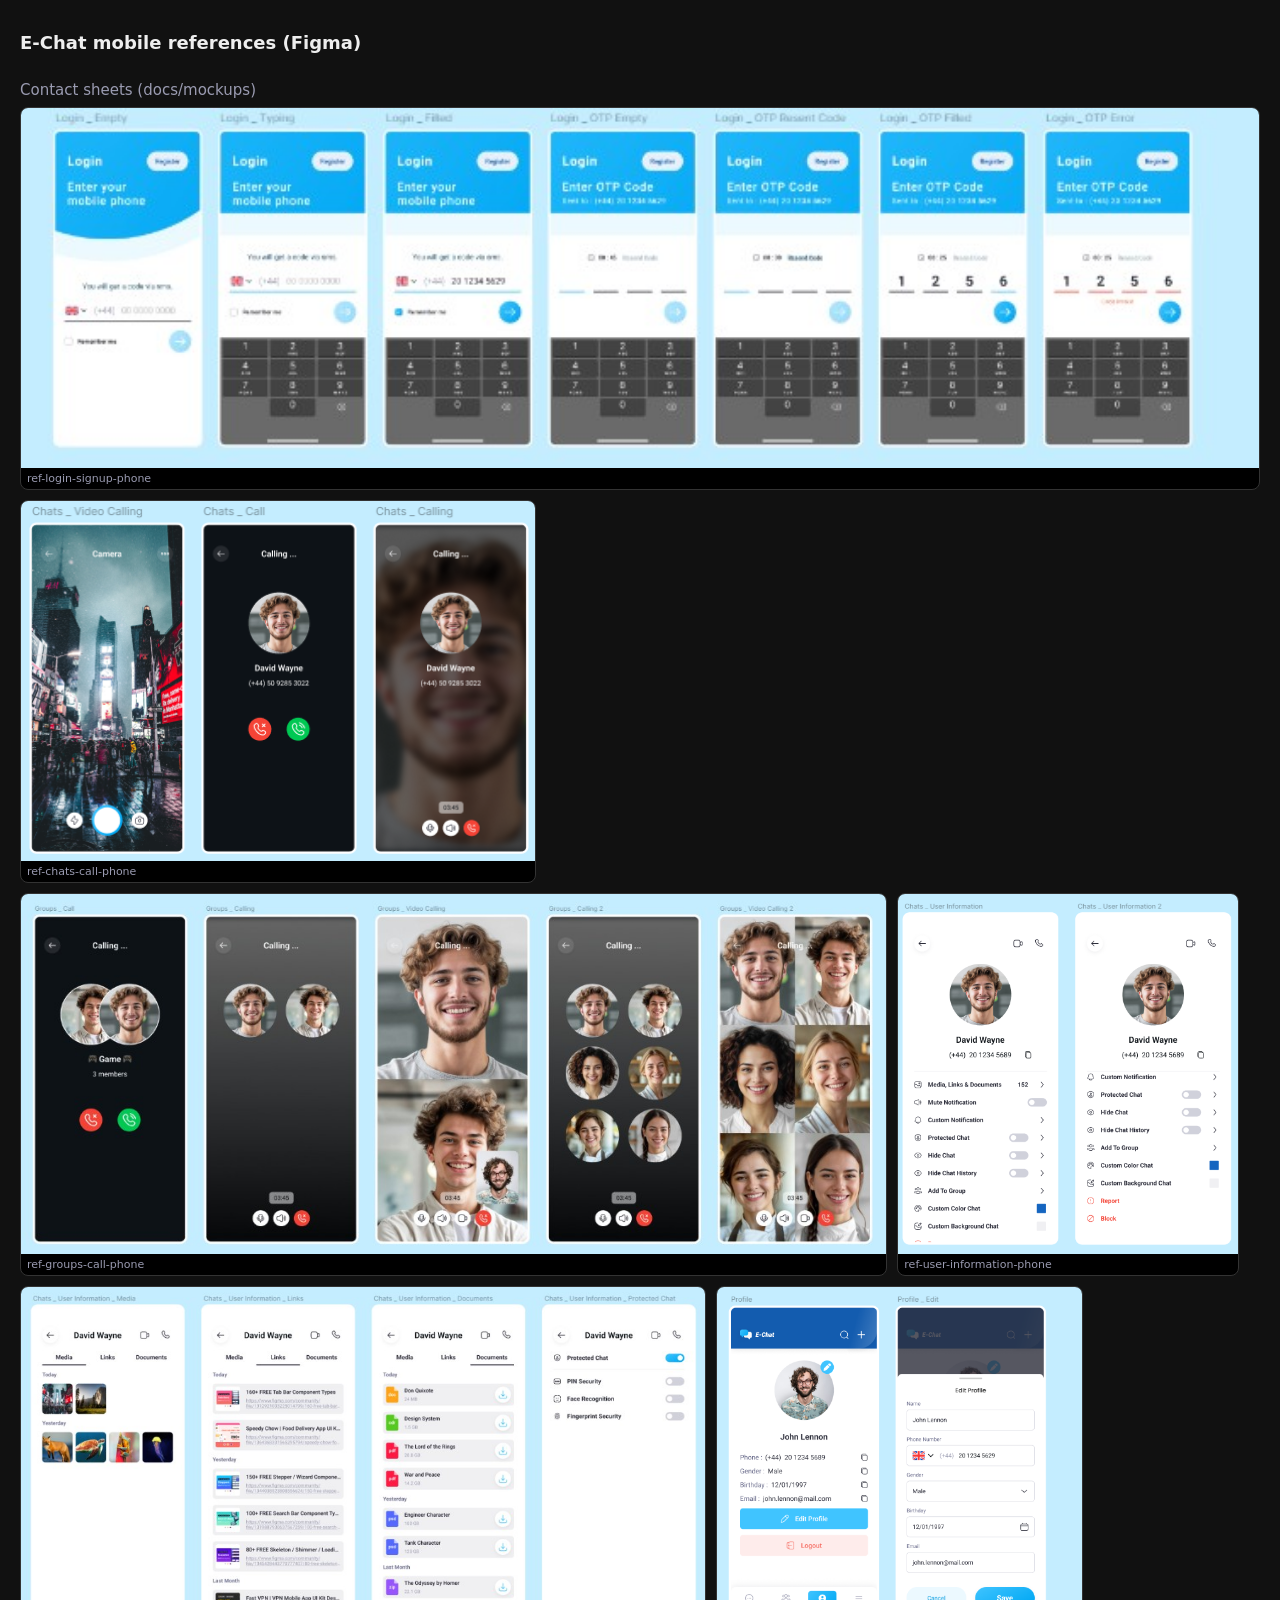
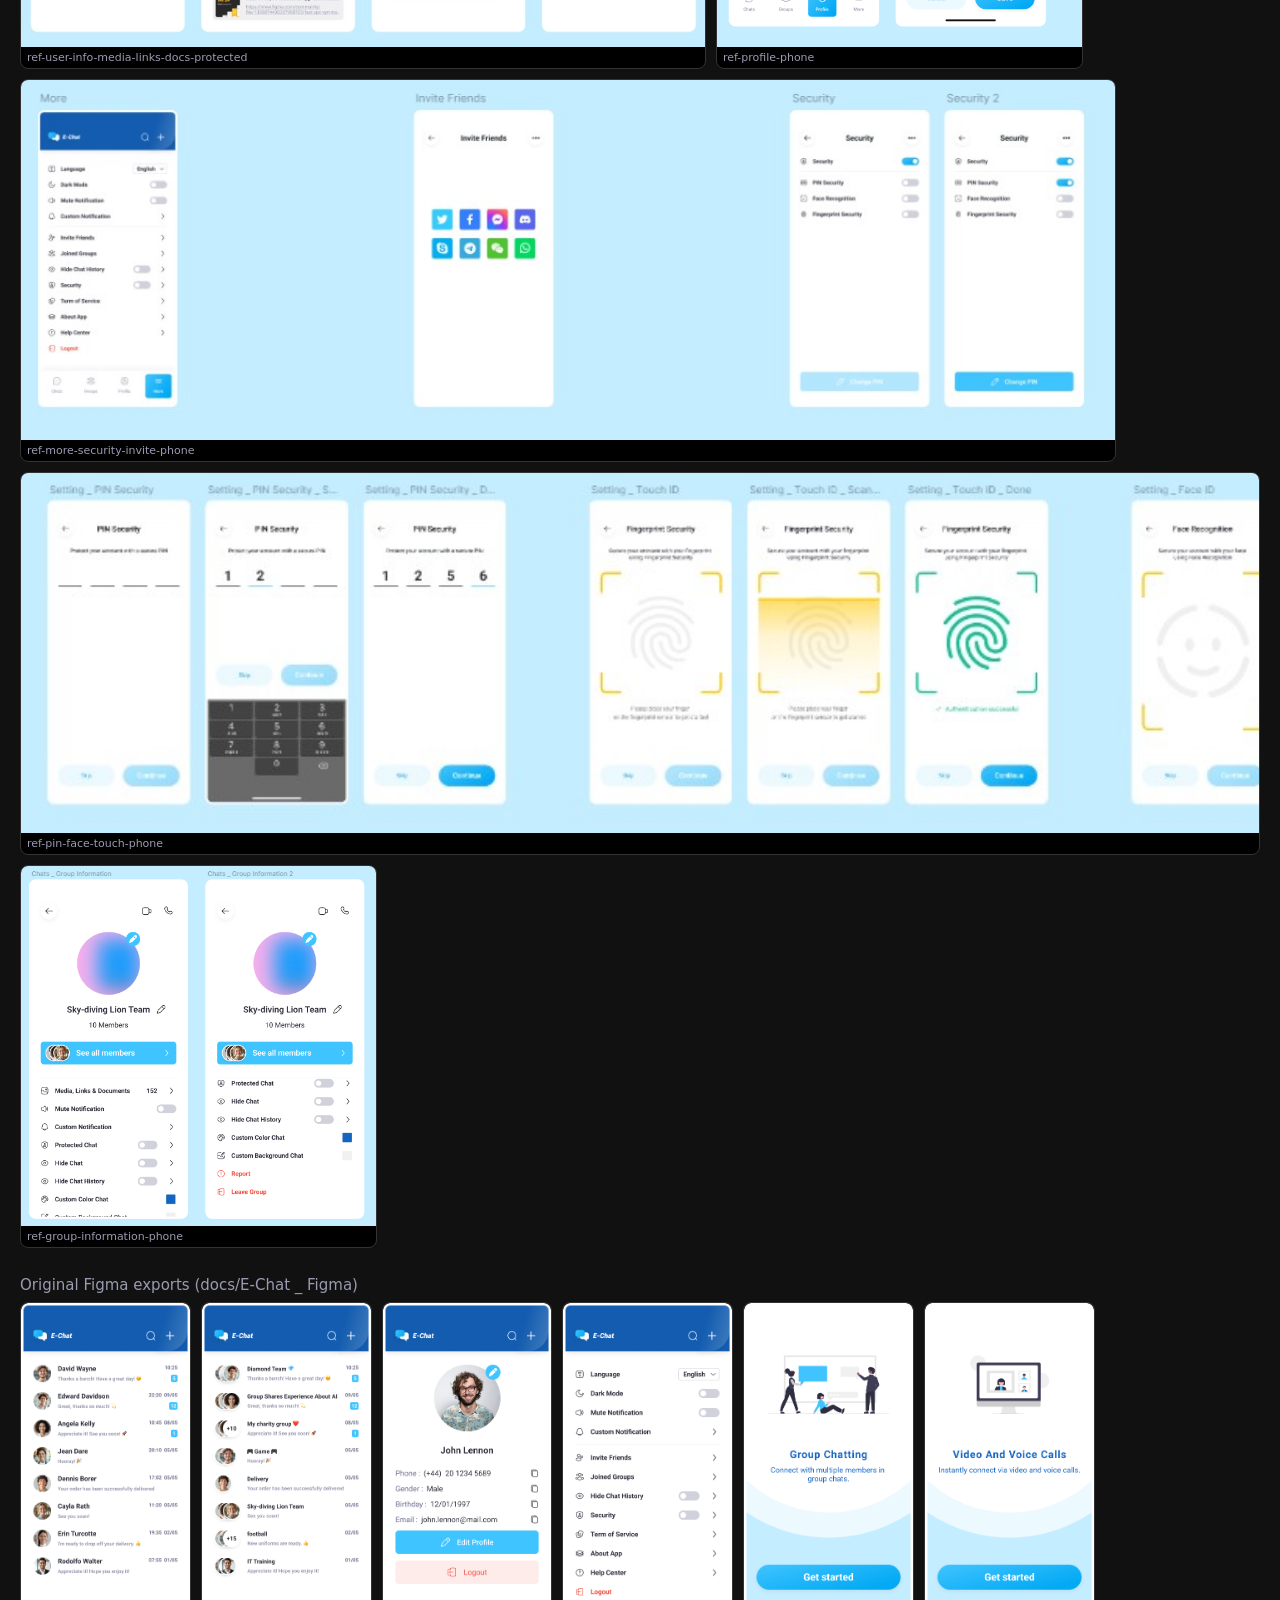
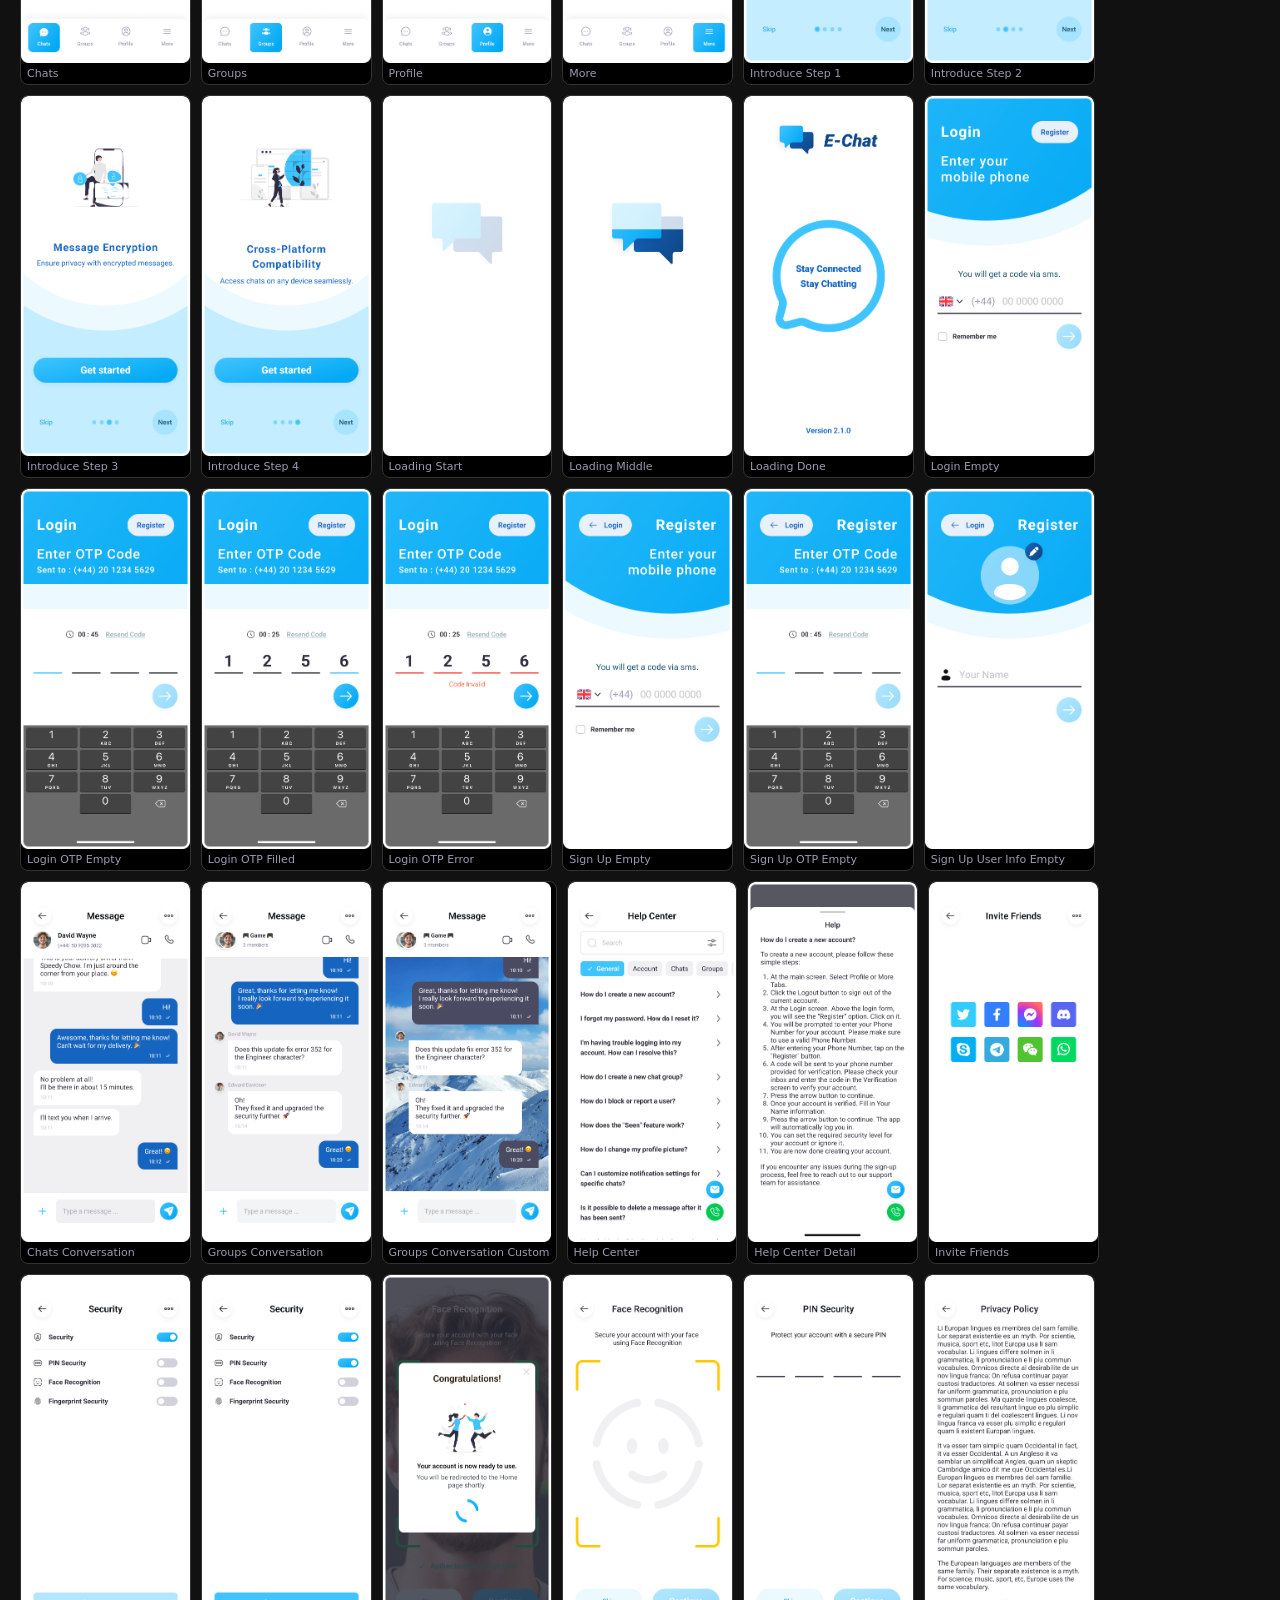
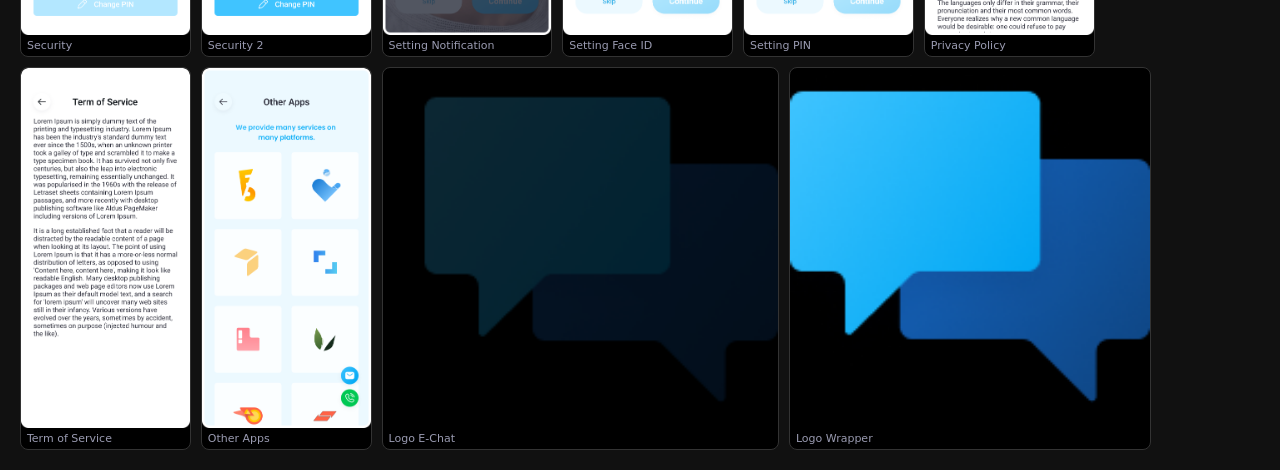
<file: docs/design_sourcecraft/references.html>
<!DOCTYPE html>
<html lang="ru">
<head>
<meta charset="UTF-8" />
<title>E-Chat reference contact sheet</title>
<style>
  body { background:#111; color:#eee; font-family:Roboto,system-ui,sans-serif; margin:0; padding:20px; }
  h1 { font-size:18px; }
  h2 { font-size:15px; margin:28px 0 8px; color:#9a9bb1; font-weight:500; }
  .row { display:flex; flex-wrap:wrap; gap:10px; align-items:flex-start; }
  figure { margin:0; border:1px solid #333; border-radius:8px; overflow:hidden; background:#000; }
  figcaption { font-size:11px; padding:4px 6px; color:#9a9bb1; }
  img { display:block; height:360px; width:auto; }
</style>
</head>
<body>
<h1>E-Chat mobile references (Figma)</h1>

<h2>Contact sheets (docs/mockups)</h2>
<div class="row">
  <figure><img src="../mockups/ref-login-signup-phone.png" /><figcaption>ref-login-signup-phone</figcaption></figure>
  <figure><img src="../mockups/ref-chats-call-phone.png" /><figcaption>ref-chats-call-phone</figcaption></figure>
  <figure><img src="../mockups/ref-groups-call-phone.png" /><figcaption>ref-groups-call-phone</figcaption></figure>
  <figure><img src="../mockups/ref-user-information-phone.png" /><figcaption>ref-user-information-phone</figcaption></figure>
  <figure><img src="../mockups/ref-user-info-media-links-docs-protected.png" /><figcaption>ref-user-info-media-links-docs-protected</figcaption></figure>
  <figure><img src="../mockups/ref-profile-phone.png" /><figcaption>ref-profile-phone</figcaption></figure>
  <figure><img src="../mockups/ref-more-security-invite-phone.png" /><figcaption>ref-more-security-invite-phone</figcaption></figure>
  <figure><img src="../mockups/ref-pin-face-touch-phone.png" /><figcaption>ref-pin-face-touch-phone</figcaption></figure>
  <figure><img src="../mockups/ref-group-information-phone.png" /><figcaption>ref-group-information-phone</figcaption></figure>
</div>

<h2>Original Figma exports (docs/E-Chat _ Figma)</h2>
<div class="row">
  <figure><img src="../E-Chat%20_%20Figma/Chats.png" /><figcaption>Chats</figcaption></figure>
  <figure><img src="../E-Chat%20_%20Figma/Groups.png" /><figcaption>Groups</figcaption></figure>
  <figure><img src="../E-Chat%20_%20Figma/Profile.png" /><figcaption>Profile</figcaption></figure>
  <figure><img src="../E-Chat%20_%20Figma/More.png" /><figcaption>More</figcaption></figure>
  <figure><img src="../E-Chat%20_%20Figma/Introduce%20_%20Step%201.png" /><figcaption>Introduce Step 1</figcaption></figure>
  <figure><img src="../E-Chat%20_%20Figma/Introduce%20_%20Step%202.png" /><figcaption>Introduce Step 2</figcaption></figure>
  <figure><img src="../E-Chat%20_%20Figma/Introduce%20_%20Step%203.png" /><figcaption>Introduce Step 3</figcaption></figure>
  <figure><img src="../E-Chat%20_%20Figma/Introduce%20_%20Step%204.png" /><figcaption>Introduce Step 4</figcaption></figure>
  <figure><img src="../E-Chat%20_%20Figma/Loading%20_%20Start.png" /><figcaption>Loading Start</figcaption></figure>
  <figure><img src="../E-Chat%20_%20Figma/Loading%20_%20Middle.png" /><figcaption>Loading Middle</figcaption></figure>
  <figure><img src="../E-Chat%20_%20Figma/Loading%20_%20Done.png" /><figcaption>Loading Done</figcaption></figure>
  <figure><img src="../E-Chat%20_%20Figma/Login%20_%20Empty.png" /><figcaption>Login Empty</figcaption></figure>
  <figure><img src="../E-Chat%20_%20Figma/Login%20_%20OTP%20Empty.png" /><figcaption>Login OTP Empty</figcaption></figure>
  <figure><img src="../E-Chat%20_%20Figma/Login%20_%20OTP%20Filled.png" /><figcaption>Login OTP Filled</figcaption></figure>
  <figure><img src="../E-Chat%20_%20Figma/Login%20_%20OTP%20Error.png" /><figcaption>Login OTP Error</figcaption></figure>
  <figure><img src="../E-Chat%20_%20Figma/Sign%20Up%20_%20Empty.png" /><figcaption>Sign Up Empty</figcaption></figure>
  <figure><img src="../E-Chat%20_%20Figma/Sign%20Up%20_%20OTP%20Empty.png" /><figcaption>Sign Up OTP Empty</figcaption></figure>
  <figure><img src="../E-Chat%20_%20Figma/Sign%20Up%20_%20User%20Informarion%20Empty.png" /><figcaption>Sign Up User Info Empty</figcaption></figure>
  <figure><img src="../E-Chat%20_%20Figma/Chats%20_%20Conversation.png" /><figcaption>Chats Conversation</figcaption></figure>
  <figure><img src="../E-Chat%20_%20Figma/Groups%20_%20Conversation.png" /><figcaption>Groups Conversation</figcaption></figure>
  <figure><img src="../E-Chat%20_%20Figma/Groups%20_%20Conversation%20_%20Custom.png" /><figcaption>Groups Conversation Custom</figcaption></figure>
  <figure><img src="../E-Chat%20_%20Figma/Help%20Center.png" /><figcaption>Help Center</figcaption></figure>
  <figure><img src="../E-Chat%20_%20Figma/Help%20Center%20_%20Detail.png" /><figcaption>Help Center Detail</figcaption></figure>
  <figure><img src="../E-Chat%20_%20Figma/Invite%20Friends.png" /><figcaption>Invite Friends</figcaption></figure>
  <figure><img src="../E-Chat%20_%20Figma/Security.png" /><figcaption>Security</figcaption></figure>
  <figure><img src="../E-Chat%20_%20Figma/Security%202.png" /><figcaption>Security 2</figcaption></figure>
  <figure><img src="../E-Chat%20_%20Figma/Setting%20_%20Notification.png" /><figcaption>Setting Notification</figcaption></figure>
  <figure><img src="../E-Chat%20_%20Figma/Setting%20_%20Face%20ID.png" /><figcaption>Setting Face ID</figcaption></figure>
  <figure><img src="../E-Chat%20_%20Figma/Setting%20_%20PIN%20Security.png" /><figcaption>Setting PIN</figcaption></figure>
  <figure><img src="../E-Chat%20_%20Figma/Privacy%20Policy.png" /><figcaption>Privacy Policy</figcaption></figure>
  <figure><img src="../E-Chat%20_%20Figma/Term%20of%20Service.png" /><figcaption>Term of Service</figcaption></figure>
  <figure><img src="../E-Chat%20_%20Figma/Other%20Apps.png" /><figcaption>Other Apps</figcaption></figure>
  <figure><img src="../E-Chat%20_%20Figma/Logo%20E-Chat.png" /><figcaption>Logo E-Chat</figcaption></figure>
  <figure><img src="../E-Chat%20_%20Figma/Logo%20Wrapper.png" /><figcaption>Logo Wrapper</figcaption></figure>
</div>
</body>
</html>
</file>
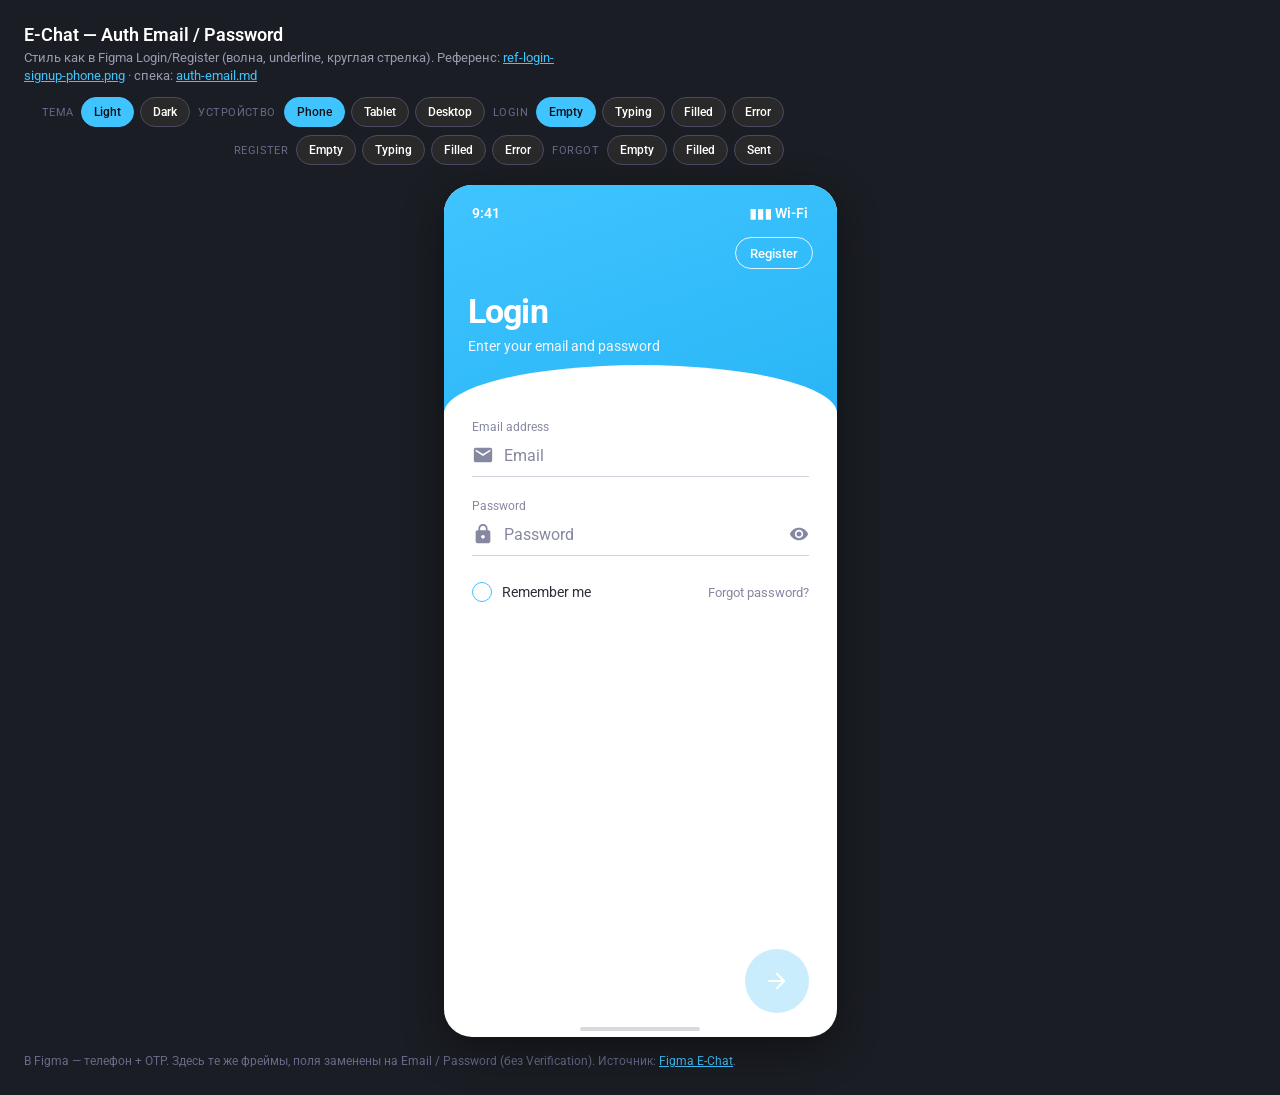
<file: docs/mockups/auth-email.html>
<!DOCTYPE html>
<html lang="ru" data-theme="light" data-device="phone" data-screen="login-empty">
<head>
  <meta charset="UTF-8" />
  <meta name="viewport" content="width=device-width, initial-scale=1" />
  <title>E-Chat — Auth Email (Figma style)</title>
  <link rel="preconnect" href="https://fonts.googleapis.com" />
  <link rel="preconnect" href="https://fonts.gstatic.com" crossorigin />
  <link href="https://fonts.googleapis.com/css2?family=Roboto:wght@400;500;600;700&display=swap" rel="stylesheet" />
  <style>
    :root,
    [data-theme="light"] {
      --wave: #40c4ff;
      --wave-deep: #29b6f6;
      --white: #ffffff;
      --text: #2c2d3a;
      --muted: #8688a1;
      --line: #d0d1db;
      --error: #f44336;
      --bg: #ffffff;
      --kb-bg: #d1d3d9;
      --kb-key: #ffffff;
      --kb-key-fg: #2c2d3a;
      --kb-special: #a8abb4;
      --status: #2c2d3a;
      --fab-inactive: #b3e5fc;
    }
    [data-theme="dark"] {
      --wave: #40c4ff;
      --wave-deep: #0288d1;
      --white: #0d1217;
      --text: #ffffff;
      --muted: #9a9bb1;
      --line: #4a4b62;
      --error: #f6695e;
      --bg: #0d1217;
      --kb-bg: #1c1f26;
      --kb-key: #2c2d3a;
      --kb-key-fg: #ffffff;
      --kb-special: #393a4c;
      --status: #ffffff;
      --fab-inactive: #1b526b;
    }

    * { box-sizing: border-box; margin: 0; padding: 0; }
    body {
      font-family: Roboto, system-ui, sans-serif;
      background: #1a1d23;
      min-height: 100vh;
      padding: 24px;
      color: var(--text);
    }

    .toolbar {
      display: flex;
      flex-wrap: wrap;
      gap: 12px;
      justify-content: space-between;
      align-items: flex-start;
      max-width: 1480px;
      margin: 0 auto 20px;
    }
    .toolbar h1 { font-size: 18px; font-weight: 600; color: #fff; }
    .toolbar .meta { font-size: 13px; color: #9a9bb1; margin-top: 4px; max-width: 560px; line-height: 1.4; }
    .toolbar a { color: #40c4ff; }
    .controls { display: flex; flex-wrap: wrap; gap: 8px; max-width: 760px; justify-content: flex-end; }
    .controls .grp { display: flex; flex-wrap: wrap; gap: 6px; align-items: center; }
    .controls .lbl {
      font-size: 11px; color: #686a8a; text-transform: uppercase; letter-spacing: 0.04em; margin-right: 2px;
    }
    .controls button {
      font-family: inherit; font-size: 12px; font-weight: 500;
      padding: 7px 12px; border-radius: 20px;
      border: 1px solid #4a4b62; background: #292929; color: #fff; cursor: pointer;
    }
    .controls button.active { background: #40c4ff; border-color: #40c4ff; color: #0d1217; }

    .stage-wrap { display: flex; justify-content: center; max-width: 1480px; margin: 0 auto; }

    .phone {
      width: 393px;
      height: 852px;
      background: var(--bg);
      border-radius: 28px;
      overflow: hidden;
      position: relative;
      box-shadow: 0 12px 40px rgba(0,0,0,0.4);
      display: flex;
      flex-direction: column;
    }
    [data-device="tablet"] .phone {
      width: 420px;
      height: 860px;
      border-radius: 20px;
    }
    [data-device="desktop"] .frame {
      width: 1440px;
      max-width: 100%;
      height: 900px;
      border-radius: 12px;
      overflow: hidden;
      display: flex;
      box-shadow: 0 12px 40px rgba(0,0,0,0.4);
    }
    [data-device="desktop"] .phone { display: none; }
    [data-device="phone"] .frame,
    [data-device="tablet"] .frame { display: none; }

    .brand-pane {
      flex: 0 0 40%;
      background: linear-gradient(127deg, #1565c0, #0f4888);
      color: #fff;
      display: flex;
      flex-direction: column;
      justify-content: center;
      padding: 48px;
      gap: 16px;
    }
    .brand-pane .mark {
      width: 64px; height: 64px; border-radius: 16px;
      background: rgba(255,255,255,0.15);
      display: grid; place-items: center; font-size: 22px; font-weight: 700;
    }
    .brand-pane h2 { font-size: 32px; font-weight: 700; }
    .brand-pane p { font-size: 16px; opacity: 0.85; max-width: 320px; line-height: 1.5; }
    .desktop-form {
      flex: 1;
      display: flex;
      align-items: center;
      justify-content: center;
      background: var(--bg);
      padding: 32px;
    }
    .desktop-form .phone {
      display: block;
      width: 393px;
      height: 720px;
      border-radius: 24px;
      border: 1px solid var(--line);
      box-shadow: none;
    }
    .desktop-form .phone .kb { display: none !important; }
    .desktop-form .phone .home { display: none; }

    .status {
      height: 44px;
      padding: 12px 28px 0;
      display: flex;
      justify-content: space-between;
      align-items: center;
      font-size: 14px;
      font-weight: 600;
      color: #fff;
      position: absolute;
      top: 0; left: 0; right: 0;
      z-index: 2;
    }

    .wave {
      background: linear-gradient(160deg, var(--wave) 0%, var(--wave-deep) 100%);
      color: #fff;
      padding: 52px 24px 56px;
      position: relative;
      flex-shrink: 0;
    }
    .wave::after {
      content: "";
      position: absolute;
      left: 0; right: 0; bottom: -1px;
      height: 48px;
      background: var(--bg);
      border-radius: 50% 50% 0 0 / 100% 100% 0 0;
    }
    .wave-top {
      display: flex;
      justify-content: space-between;
      align-items: flex-start;
      min-height: 36px;
      margin-bottom: 18px;
    }
    .pill {
      display: inline-flex;
      align-items: center;
      gap: 6px;
      height: 32px;
      padding: 0 14px;
      border-radius: 16px;
      border: 1.5px solid rgba(255,255,255,0.85);
      background: transparent;
      color: #fff;
      font-size: 13px;
      font-weight: 500;
      font-family: inherit;
    }
    .pill svg { width: 14px; height: 14px; fill: #fff; }
    .wave h1 {
      font-size: 34px;
      font-weight: 700;
      letter-spacing: -0.02em;
      position: relative;
      z-index: 1;
    }
    .wave .sub {
      margin-top: 6px;
      font-size: 14px;
      font-weight: 400;
      opacity: 0.92;
      position: relative;
      z-index: 1;
      max-width: 260px;
      line-height: 1.35;
    }

    .body {
      flex: 1;
      padding: 8px 28px 16px;
      display: flex;
      flex-direction: column;
      position: relative;
      min-height: 0;
    }

    .field { margin-bottom: 22px; }
    .field .hint {
      font-size: 12px;
      color: var(--muted);
      margin-bottom: 10px;
    }
    .field .hint.err { color: var(--error); }
    .uline {
      display: flex;
      align-items: center;
      gap: 10px;
      padding-bottom: 10px;
      border-bottom: 1.5px solid var(--line);
      min-height: 28px;
    }
    .uline.focus { border-bottom-color: var(--wave); }
    .uline.err { border-bottom-color: var(--error); }
    .uline .ph { color: var(--muted); font-size: 16px; flex: 1; }
    .uline .val { color: var(--text); font-size: 16px; flex: 1; font-weight: 500; }
    .uline .caret {
      width: 2px; height: 18px;
      background: var(--wave);
      animation: blink 1s step-end infinite;
    }
    @keyframes blink { 50% { opacity: 0; } }
    .uline .ico {
      width: 20px; height: 20px;
      fill: var(--muted);
      flex-shrink: 0;
    }
    .uline .lead {
      width: 22px; height: 22px;
      fill: var(--muted);
      flex-shrink: 0;
    }

    .row-actions {
      display: flex;
      align-items: center;
      justify-content: space-between;
      margin-top: 4px;
      gap: 12px;
    }
    .remember {
      display: flex;
      align-items: center;
      gap: 10px;
      font-size: 14px;
      color: var(--text);
    }
    .remember .box {
      width: 20px; height: 20px;
      border-radius: 50%;
      border: 1.5px solid var(--wave);
      display: grid; place-items: center;
      flex-shrink: 0;
    }
    .remember .box.on {
      background: var(--wave);
      border-color: var(--wave);
    }
    .remember .box.on svg { width: 12px; height: 12px; fill: #fff; }
    .forgot {
      font-size: 13px;
      color: var(--muted);
      text-decoration: none;
      margin-left: auto;
    }

    .fab-wrap {
      display: flex;
      justify-content: flex-end;
      margin-top: auto;
      padding: 12px 0 8px;
    }
    .fab {
      width: 64px; height: 64px;
      border-radius: 50%;
      border: none;
      background: var(--wave);
      display: grid; place-items: center;
      box-shadow: 0 8px 20px rgba(64, 196, 255, 0.35);
      cursor: default;
    }
    .fab.off {
      background: var(--fab-inactive);
      box-shadow: none;
      opacity: 0.7;
    }
    .fab svg { width: 26px; height: 26px; fill: #fff; }

    .sent {
      text-align: center;
      padding: 24px 8px;
      color: var(--muted);
      font-size: 14px;
      line-height: 1.5;
    }
    .sent strong { display: block; color: var(--text); font-size: 16px; margin-bottom: 8px; }

    .kb {
      background: var(--kb-bg);
      padding: 8px 4px 10px;
      flex-shrink: 0;
    }
    .kb-row {
      display: flex;
      justify-content: center;
      gap: 5px;
      margin-bottom: 7px;
    }
    .kb-key {
      height: 42px;
      min-width: 32px;
      flex: 1;
      max-width: 36px;
      border-radius: 5px;
      background: var(--kb-key);
      color: var(--kb-key-fg);
      display: grid; place-items: center;
      font-size: 16px;
      font-weight: 400;
      box-shadow: 0 1px 0 rgba(0,0,0,0.15);
    }
    .kb-key.wide { max-width: 48px; flex: 1.3; background: var(--kb-special); font-size: 12px; }
    .kb-key.space { max-width: none; flex: 4; }
    .kb-key.ret { max-width: 72px; flex: 1.6; background: var(--kb-special); font-size: 13px; }

    .home {
      position: absolute;
      bottom: 6px; left: 50%;
      transform: translateX(-50%);
      width: 120px; height: 4px;
      border-radius: 2px;
      background: var(--text);
      opacity: 0.18;
      z-index: 3;
    }

    .note {
      max-width: 1480px;
      margin: 16px auto 0;
      font-size: 12px;
      color: #686a8a;
      line-height: 1.45;
    }
    .note a { color: #40c4ff; }
  </style>
</head>
<body>
  <div class="toolbar">
    <div>
      <h1>E-Chat — Auth Email / Password</h1>
      <div class="meta">
        Стиль как в Figma Login/Register (волна, underline, круглая стрелка).
        Референс: <a href="./ref-login-signup-phone.png">ref-login-signup-phone.png</a> ·
        спека: <a href="./auth-email.md">auth-email.md</a>
      </div>
    </div>
    <div class="controls">
      <div class="grp">
        <span class="lbl">Тема</span>
        <button type="button" data-set="theme" data-value="light" class="active">Light</button>
        <button type="button" data-set="theme" data-value="dark">Dark</button>
      </div>
      <div class="grp">
        <span class="lbl">Устройство</span>
        <button type="button" data-set="device" data-value="phone" class="active">Phone</button>
        <button type="button" data-set="device" data-value="tablet">Tablet</button>
        <button type="button" data-set="device" data-value="desktop">Desktop</button>
      </div>
      <div class="grp">
        <span class="lbl">Login</span>
        <button type="button" data-set="screen" data-value="login-empty" class="active">Empty</button>
        <button type="button" data-set="screen" data-value="login-typing">Typing</button>
        <button type="button" data-set="screen" data-value="login-filled">Filled</button>
        <button type="button" data-set="screen" data-value="login-error">Error</button>
      </div>
      <div class="grp">
        <span class="lbl">Register</span>
        <button type="button" data-set="screen" data-value="register-empty">Empty</button>
        <button type="button" data-set="screen" data-value="register-typing">Typing</button>
        <button type="button" data-set="screen" data-value="register-filled">Filled</button>
        <button type="button" data-set="screen" data-value="register-error">Error</button>
      </div>
      <div class="grp">
        <span class="lbl">Forgot</span>
        <button type="button" data-set="screen" data-value="forgot-empty">Empty</button>
        <button type="button" data-set="screen" data-value="forgot-filled">Filled</button>
        <button type="button" data-set="screen" data-value="forgot-sent">Sent</button>
      </div>
    </div>
  </div>

  <div class="stage-wrap" id="stage"></div>
  <p class="note">
    В Figma — телефон + OTP. Здесь те же фреймы, поля заменены на Email / Password (без Verification).
    Источник:
    <a href="https://www.figma.com/design/Do69JP5vfRzBNw3OO2jRHH/Chatting-App-UI-Kit-Design-_-E-Chat-_-Figma--Community-?node-id=21-122" target="_blank" rel="noopener">Figma E-Chat</a>.
  </p>

  <script>
    const svgCheck = `<svg viewBox="0 0 24 24"><path d="M9 16.17L4.83 12l-1.42 1.41L9 19 21 7l-1.41-1.41z"/></svg>`;
    const svgArrow = `<svg viewBox="0 0 24 24"><path d="M12 4l-1.41 1.41L16.17 11H4v2h12.17l-5.58 5.59L12 20l8-8z"/></svg>`;
    const svgBack = `<svg viewBox="0 0 24 24"><path d="M20 11H7.83l5.59-5.59L12 4l-8 8 8 8 1.41-1.41L7.83 13H20v-2z"/></svg>`;
    const svgEye = `<svg class="ico" viewBox="0 0 24 24"><path d="M12 4.5C7 4.5 2.73 7.61 1 12c1.73 4.39 6 7.5 11 7.5s9.27-3.11 11-7.5c-1.73-4.39-6-7.5-11-7.5zM12 17c-2.76 0-5-2.24-5-5s2.24-5 5-5 5 2.24 5 5-2.24 5-5 5zm0-8c-1.66 0-3 1.34-3 3s1.34 3 3 3 3-1.34 3-3-1.34-3-3-3z"/></svg>`;
    const svgMail = `<svg class="lead" viewBox="0 0 24 24"><path d="M20 4H4c-1.1 0-2 .9-2 2v12c0 1.1.9 2 2 2h16c1.1 0 2-.9 2-2V6c0-1.1-.9-2-2-2zm0 4l-8 5-8-5V6l8 5 8-5v2z"/></svg>`;
    const svgLock = `<svg class="lead" viewBox="0 0 24 24"><path d="M18 8h-1V6c0-2.76-2.24-5-5-5S7 3.24 7 6v2H6c-1.1 0-2 .9-2 2v10c0 1.1.9 2 2 2h12c1.1 0 2-.9 2-2V10c0-1.1-.9-2-2-2zm-6 9c-1.1 0-2-.9-2-2s.9-2 2-2 2 .9 2 2-.9 2-2 2zm3.1-9H8.9V6c0-1.71 1.39-3.1 3.1-3.1 1.71 0 3.1 1.39 3.1 3.1v2z"/></svg>`;
    const svgUser = `<svg class="lead" viewBox="0 0 24 24"><path d="M12 12c2.21 0 4-1.79 4-4s-1.79-4-4-4-4 1.79-4 4 1.79 4 4 4zm0 2c-2.67 0-8 1.34-8 4v2h16v-2c0-2.66-5.33-4-8-4z"/></svg>`;

    function kbHtml() {
      const row = (keys, cls = "") =>
        `<div class="kb-row">${keys.map((k) => {
          const c = k.length > 1 ? `kb-key ${k === "space" ? "space" : k === "return" ? "ret" : "wide"}` : "kb-key";
          const label = k === "space" ? "" : k === "shift" ? "⇧" : k === "del" ? "⌫" : k === "123" ? "123" : k === "return" ? "return" : k;
          return `<div class="${c}">${label}</div>`;
        }).join("")}</div>`;
      return `<div class="kb">
        ${row("qwertyuiop".split(""))}
        ${row("asdfghjkl".split(""))}
        ${row(["shift", ..."zxcvbnm".split(""), "del"])}
        ${row(["123", "space", "return"])}
      </div>`;
    }

    function uline(opts) {
      const { lead, ph, val, focus, err, trail } = opts;
      const cls = ["uline", focus ? "focus" : "", err ? "err" : ""].filter(Boolean).join(" ");
      let inner;
      if (val && focus) {
        inner = `<span class="val">${val}</span><span class="caret"></span>`;
      } else if (val) {
        inner = `<span class="val">${val}</span>`;
      } else {
        inner = `<span class="ph">${ph}</span>`;
      }
      return `<div class="${cls}">${lead || ""}${inner}${trail || ""}</div>`;
    }

    function fab(active) {
      return `<div class="fab-wrap"><button type="button" class="fab ${active ? "" : "off"}" aria-label="Continue">${svgArrow}</button></div>`;
    }

    function loginScreen(state) {
      const empty = state === "empty";
      const typing = state === "typing";
      const filled = state === "filled";
      const err = state === "error";
      const ready = filled || err;
      const showKb = typing || filled || err;

      const emailVal = empty ? "" : typing ? "alex.rivera@" : "alex.rivera@mail.com";
      const passVal = ready ? "••••••••" : "";

      return `
        <div class="status"><span>9:41</span><span>▮▮▮ Wi‑Fi</span></div>
        <div class="wave">
          <div class="wave-top">
            <span></span>
            <button type="button" class="pill">Register</button>
          </div>
          <h1>Login</h1>
          <p class="sub">Enter your email and password</p>
        </div>
        <div class="body">
          <div class="field">
            <div class="hint ${err ? "err" : ""}">${err ? "Wrong email or password" : "Email address"}</div>
            ${uline({
              lead: svgMail,
              ph: "Email",
              val: emailVal,
              focus: typing,
              err,
            })}
          </div>
          <div class="field">
            <div class="hint">Password</div>
            ${uline({
              lead: svgLock,
              ph: "Password",
              val: passVal,
              focus: false,
              err,
              trail: svgEye,
            })}
          </div>
          <div class="row-actions">
            <div class="remember">
              <span class="box ${ready ? "on" : ""}">${ready ? svgCheck : ""}</span>
              Remember me
            </div>
            <a class="forgot" href="#">Forgot password?</a>
          </div>
          ${fab(ready)}
        </div>
        ${showKb ? kbHtml() : ""}
        <div class="home"></div>`;
    }

    function registerScreen(state) {
      const empty = state === "empty";
      const typing = state === "typing";
      const filled = state === "filled";
      const err = state === "error";
      const ready = filled || err;
      const showKb = typing || filled || err;

      const nameVal = empty ? "" : typing ? "Alex" : "Alex Rivera";
      const emailVal = ready ? "alex.rivera@mail.com" : "";
      const passVal = ready ? "••••••••" : "";

      return `
        <div class="status"><span>9:41</span><span>▮▮▮ Wi‑Fi</span></div>
        <div class="wave">
          <div class="wave-top">
            <button type="button" class="pill">${svgBack} Login</button>
            <span></span>
          </div>
          <h1>Register</h1>
          <p class="sub">Create your account</p>
        </div>
        <div class="body">
          <div class="field">
            <div class="hint">Your name</div>
            ${uline({
              lead: svgUser,
              ph: "Name",
              val: nameVal,
              focus: typing,
            })}
          </div>
          <div class="field">
            <div class="hint ${err ? "err" : ""}">${err ? "Email already registered" : "Email address"}</div>
            ${uline({
              lead: svgMail,
              ph: "Email",
              val: emailVal,
              err,
            })}
          </div>
          <div class="field">
            <div class="hint">Password</div>
            ${uline({
              lead: svgLock,
              ph: "Password",
              val: passVal,
              trail: svgEye,
            })}
          </div>
          ${fab(ready)}
        </div>
        ${showKb ? kbHtml() : ""}
        <div class="home"></div>`;
    }

    function forgotScreen(state) {
      if (state === "sent") {
        return `
          <div class="status"><span>9:41</span><span>▮▮▮ Wi‑Fi</span></div>
          <div class="wave">
            <div class="wave-top">
              <button type="button" class="pill">${svgBack} Login</button>
              <span></span>
            </div>
            <h1>Check email</h1>
            <p class="sub">We sent a reset link</p>
          </div>
          <div class="body">
            <div class="sent">
              <strong>Letter sent</strong>
              Open your inbox and follow the link to set a new password.
            </div>
          </div>
          <div class="home"></div>`;
      }

      const filled = state === "filled";
      return `
        <div class="status"><span>9:41</span><span>▮▮▮ Wi‑Fi</span></div>
        <div class="wave">
          <div class="wave-top">
            <button type="button" class="pill">${svgBack} Login</button>
            <span></span>
          </div>
          <h1>Forgot password</h1>
          <p class="sub">Enter your email to reset</p>
        </div>
        <div class="body">
          <div class="field">
            <div class="hint">Email address</div>
            ${uline({
              lead: svgMail,
              ph: "Email",
              val: filled ? "alex.rivera@mail.com" : "",
            })}
          </div>
          ${fab(filled)}
        </div>
        ${filled ? kbHtml() : ""}
        <div class="home"></div>`;
    }

    function screenHtml(screen) {
      const [flow, state] = screen.split("-");
      if (flow === "login") return loginScreen(state);
      if (flow === "register") return registerScreen(state);
      return forgotScreen(state);
    }

    function render() {
      const device = document.documentElement.getAttribute("data-device");
      const screen = document.documentElement.getAttribute("data-screen");
      const inner = screenHtml(screen);
      const stage = document.getElementById("stage");

      if (device === "desktop") {
        stage.innerHTML = `
          <div class="frame">
            <div class="brand-pane">
              <div class="mark">E</div>
              <h2>E-Chat</h2>
              <p>Тот же Login / Register, что в phone-ките Figma — с Email и Password.</p>
            </div>
            <div class="desktop-form"><div class="phone">${inner}</div></div>
          </div>`;
      } else {
        stage.innerHTML = `<div class="phone">${inner}</div>`;
      }
    }

    document.querySelectorAll("[data-set]").forEach((btn) => {
      btn.addEventListener("click", () => {
        const key = btn.getAttribute("data-set");
        const value = btn.getAttribute("data-value");
        document.documentElement.setAttribute(`data-${key}`, value);
        document.querySelectorAll(`[data-set="${key}"]`).forEach((b) => b.classList.remove("active"));
        btn.classList.add("active");
        render();
      });
    });

    render();
  </script>
</body>
</html>
</file>
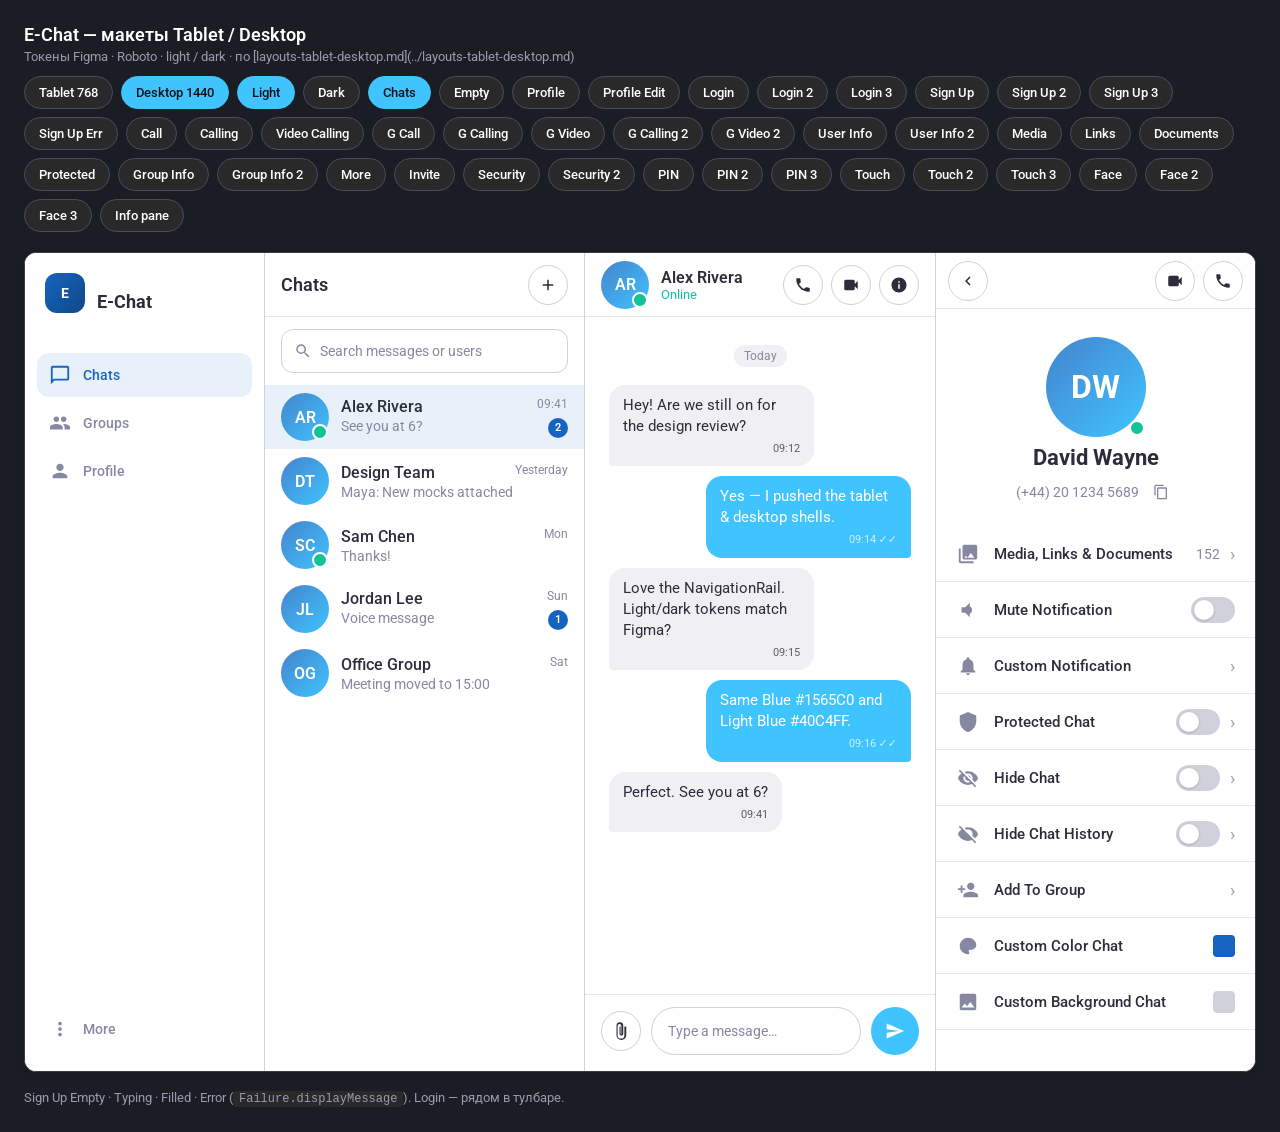
<file: docs/mockups/echat-tablet-desktop.html>
<!DOCTYPE html>
<html lang="ru" data-theme="light" data-device="desktop">
<head>
  <meta charset="UTF-8" />
  <meta name="viewport" content="width=device-width, initial-scale=1" />
  <title>E-Chat — макеты Tablet / Desktop</title>
  <link rel="preconnect" href="https://fonts.googleapis.com" />
  <link rel="preconnect" href="https://fonts.gstatic.com" crossorigin />
  <link href="https://fonts.googleapis.com/css2?family=Roboto:wght@400;500;600;700&display=swap" rel="stylesheet" />
  <style>
    :root,
    [data-theme="light"] {
      --blue-50: #e8f0f9;
      --blue-500: #1565c0;
      --blue-900: #092a51;
      --lb-50: #ecf9ff;
      --lb-400: #66d0ff;
      --lb-500: #40c4ff;
      --lb-900: #1b526b;
      --white: #ffffff;
      --neutral-900: #2c2d3a;
      --neutral-900-dark: #0d1217;
      --neutral-800: #393a4c;
      --neutral-700: #4a4b62;
      --neutral-500: #686a8a;
      --neutral-400: #8688a1;
      --neutral-300: #9a9bb1;
      --neutral-100: #d0d1db;
      --neutral-50: #f0f0f3;
      --divider: #e7e7e7;
      --success: #13c296;
      --error: #f44336;
      --shadow: 0 4px 12px rgba(0, 0, 0, 0.06);

      --bg: var(--white);
      --surface: var(--white);
      --surface-2: var(--neutral-50);
      --text: var(--neutral-900);
      --text-muted: var(--neutral-400);
      --border: var(--neutral-100);
      --primary: var(--blue-500);
      --accent: var(--lb-500);
      --bubble-out: var(--lb-500);
      --bubble-in: var(--neutral-50);
      --rail-bg: var(--white);
      --badge: var(--blue-500);
      --input-bg: var(--white);
      --on-accent: var(--white);
      --chrome-selected: var(--blue-50);
    }

    [data-theme="dark"] {
      --bg: var(--neutral-900-dark);
      --surface: var(--neutral-900-dark);
      --surface-2: var(--neutral-800);
      --text: var(--white);
      --text-muted: var(--neutral-300);
      --border: var(--neutral-700);
      --primary: var(--lb-500);
      --accent: var(--lb-500);
      --bubble-out: var(--lb-500);
      --bubble-in: var(--neutral-800);
      --rail-bg: var(--neutral-900-dark);
      --badge: var(--lb-500);
      --input-bg: var(--neutral-800);
      --on-accent: var(--neutral-900-dark);
      --chrome-selected: rgba(64, 196, 255, 0.12);
      --divider: var(--neutral-800);
      --error: #f6695e;
      --shadow: 0 4px 16px rgba(0, 0, 0, 0.35);
    }

    * { box-sizing: border-box; margin: 0; padding: 0; }
    body {
      font-family: Roboto, system-ui, sans-serif;
      background: #1a1d23;
      color: var(--text);
      min-height: 100vh;
      padding: 24px;
    }

    .toolbar {
      display: flex;
      flex-wrap: wrap;
      gap: 12px;
      align-items: center;
      justify-content: space-between;
      margin-bottom: 20px;
      max-width: 1480px;
      margin-inline: auto;
    }
    .toolbar h1 {
      font-size: 18px;
      font-weight: 600;
      color: #fff;
    }
    .toolbar .meta { font-size: 13px; color: #9a9bb1; margin-top: 4px; }
    .controls { display: flex; flex-wrap: wrap; gap: 8px; }
    .controls button {
      font-family: inherit;
      font-size: 13px;
      font-weight: 500;
      padding: 8px 14px;
      border-radius: 20px;
      border: 1px solid #4a4b62;
      background: #292929;
      color: #fff;
      cursor: pointer;
    }
    .controls button.active {
      background: #40c4ff;
      border-color: #40c4ff;
      color: #0d1217;
    }

    .stage-wrap {
      max-width: 1480px;
      margin: 0 auto;
      display: flex;
      justify-content: center;
    }

    /* Device frames */
    .frame {
      background: var(--bg);
      border-radius: 12px;
      overflow: hidden;
      box-shadow: var(--shadow);
      border: 1px solid #393a4c;
      display: none;
      color: var(--text);
    }
    [data-device="tablet"] .frame-tablet { display: flex; width: 768px; max-width: 100%; height: 720px; }
    [data-device="desktop"] .frame-desktop { display: flex; width: 1440px; max-width: 100%; height: 820px; }

    .app { display: flex; width: 100%; height: 100%; }

    /* Chrome */
    .rail {
      flex: 0 0 72px;
      background: var(--rail-bg);
      border-right: 1px solid var(--border);
      display: flex;
      flex-direction: column;
      align-items: center;
      padding: 16px 0;
      gap: 8px;
    }
    .sidebar {
      flex: 0 0 240px;
      background: var(--rail-bg);
      border-right: 1px solid var(--border);
      display: flex;
      flex-direction: column;
      padding: 20px 12px;
      gap: 4px;
    }
    .logo {
      width: 40px; height: 40px;
      border-radius: 12px;
      background: linear-gradient(127deg, #1565c0, #0f4888);
      display: grid; place-items: center;
      color: #fff; font-weight: 700; font-size: 14px;
      margin-bottom: 16px;
    }
    .sidebar .logo-row {
      display: flex; align-items: center; gap: 12px;
      padding: 0 8px 20px;
      font-weight: 700; font-size: 18px;
    }
    .nav-item {
      width: 48px; height: 48px;
      border-radius: 12px;
      display: grid; place-items: center;
      color: var(--text-muted);
      cursor: default;
      position: relative;
    }
    .nav-item.selected {
      background: var(--chrome-selected);
      color: var(--primary);
    }
    .sidebar .nav-item {
      width: 100%;
      height: 44px;
      display: flex;
      align-items: center;
      gap: 12px;
      padding: 0 12px;
      font-size: 14px;
      font-weight: 500;
      justify-content: flex-start;
    }
    .nav-item svg { width: 22px; height: 22px; fill: currentColor; }
    .nav-spacer { flex: 1; }

    /* Panes */
    .master {
      flex: 0 0 300px;
      border-right: 1px solid var(--border);
      display: flex;
      flex-direction: column;
      background: var(--surface);
      min-width: 0;
    }
    .frame-desktop .master { flex-basis: 320px; }
    .detail {
      flex: 1;
      display: flex;
      flex-direction: column;
      min-width: 0;
      background: var(--surface);
    }
    .info {
      flex: 0 0 320px;
      border-left: 1px solid var(--border);
      background: var(--surface);
      display: flex;
      flex-direction: column;
      overflow: auto;
    }
    .frame-tablet .info { display: none; }
    .frame-desktop[data-info="off"] .info { display: none; }

    .pane-header {
      height: 64px;
      padding: 0 16px;
      display: flex;
      align-items: center;
      justify-content: space-between;
      border-bottom: 1px solid var(--divider);
      gap: 12px;
    }
    .pane-header h2 { font-size: 18px; font-weight: 600; }
    .icon-btn {
      width: 40px; height: 40px;
      border-radius: 20px;
      border: 1px solid var(--border);
      background: var(--surface);
      display: grid; place-items: center;
      color: var(--text);
    }
    .icon-btn svg { width: 18px; height: 18px; fill: currentColor; }

    .search {
      margin: 12px 16px;
      height: 44px;
      border: 1px solid var(--border);
      border-radius: 12px;
      background: var(--input-bg);
      display: flex;
      align-items: center;
      gap: 8px;
      padding: 0 12px;
      color: var(--text-muted);
      font-size: 14px;
    }
    .search svg { width: 18px; height: 18px; fill: currentColor; }

    .list { flex: 1; overflow: auto; }
    .tile {
      display: flex;
      gap: 12px;
      align-items: center;
      padding: 10px 16px;
      height: 64px;
      cursor: default;
    }
    .tile.selected { background: var(--chrome-selected); }
    .tile:hover { background: var(--surface-2); }
    .tile.selected:hover { background: var(--chrome-selected); }

    .avatar {
      width: 48px; height: 48px;
      border-radius: 50%;
      background: linear-gradient(135deg, #4484cd, #40c4ff);
      color: #fff;
      display: grid; place-items: center;
      font-weight: 600; font-size: 16px;
      position: relative;
      flex-shrink: 0;
    }
    .avatar.online::after {
      content: "";
      position: absolute;
      right: 1px; bottom: 1px;
      width: 12px; height: 12px;
      background: var(--success);
      border: 2px solid var(--surface);
      border-radius: 50%;
    }
    .tile-body { flex: 1; min-width: 0; }
    .tile-top { display: flex; justify-content: space-between; gap: 8px; }
    .tile-name { font-size: 16px; font-weight: 500; white-space: nowrap; overflow: hidden; text-overflow: ellipsis; }
    .tile-time { font-size: 12px; color: var(--text-muted); flex-shrink: 0; }
    .tile-bottom { display: flex; justify-content: space-between; gap: 8px; margin-top: 2px; }
    .tile-preview { font-size: 14px; color: var(--text-muted); white-space: nowrap; overflow: hidden; text-overflow: ellipsis; }
    .unread {
      min-width: 20px; height: 20px;
      padding: 0 6px;
      border-radius: 10px;
      background: var(--badge);
      color: #fff;
      font-size: 11px;
      font-weight: 600;
      display: grid; place-items: center;
    }

    /* Thread */
    .chat-bar {
      height: 64px;
      padding: 0 16px;
      border-bottom: 1px solid var(--divider);
      display: flex;
      align-items: center;
      gap: 12px;
    }
    .chat-bar .meta { flex: 1; min-width: 0; }
    .chat-bar .name { font-size: 16px; font-weight: 600; }
    .chat-bar .status { font-size: 13px; color: var(--success); }
    .chat-actions { display: flex; gap: 8px; }

    .messages {
      flex: 1;
      overflow: auto;
      padding: 20px 24px;
      display: flex;
      flex-direction: column;
      gap: 10px;
      background: var(--bg);
    }
    .day {
      align-self: center;
      font-size: 12px;
      color: var(--text-muted);
      background: var(--surface-2);
      padding: 4px 10px;
      border-radius: 12px;
      margin: 8px 0;
    }
    .bubble {
      max-width: 68%;
      padding: 10px 14px;
      border-radius: 16px;
      font-size: 15px;
      line-height: 1.4;
      position: relative;
    }
    .bubble.in {
      align-self: flex-start;
      background: var(--bubble-in);
      color: var(--text);
      border-bottom-left-radius: 4px;
    }
    .bubble.out {
      align-self: flex-end;
      background: var(--bubble-out);
      color: var(--on-accent);
      border-bottom-right-radius: 4px;
    }
    .bubble .time {
      display: block;
      font-size: 11px;
      opacity: 0.75;
      margin-top: 4px;
      text-align: right;
    }
    .bubble.out .checks { display: inline; margin-left: 4px; }

    .composer {
      padding: 12px 16px 16px;
      border-top: 1px solid var(--divider);
      display: flex;
      gap: 10px;
      align-items: center;
      background: var(--surface);
    }
    .composer .field {
      flex: 1;
      height: 48px;
      border: 1px solid var(--border);
      border-radius: 24px;
      background: var(--input-bg);
      display: flex;
      align-items: center;
      padding: 0 16px;
      color: var(--text-muted);
      font-size: 14px;
      gap: 8px;
    }
    .send {
      width: 48px; height: 48px;
      border-radius: 24px;
      border: none;
      background: var(--accent);
      color: var(--on-accent);
      display: grid; place-items: center;
    }
    .send svg { width: 20px; height: 20px; fill: currentColor; }

    /* Empty */
    .empty {
      flex: 1;
      display: flex;
      flex-direction: column;
      align-items: center;
      justify-content: center;
      gap: 12px;
      color: var(--text-muted);
      padding: 32px;
      text-align: center;
    }
    .empty .illus {
      width: 96px; height: 96px;
      border-radius: 24px;
      background: linear-gradient(127deg, #40c4ff, #03a9f4);
      opacity: 0.9;
      display: grid; place-items: center;
      color: #fff;
      margin-bottom: 8px;
    }
    .empty h3 { font-size: 18px; font-weight: 600; color: var(--text); }
    .empty p { font-size: 14px; max-width: 280px; }

    /* Info pane */
    .info-hero {
      padding: 28px 20px 16px;
      display: flex;
      flex-direction: column;
      align-items: center;
      gap: 8px;
      border-bottom: 1px solid var(--divider);
    }
    .info-hero .avatar { width: 88px; height: 88px; font-size: 28px; }
    .info-hero h3 { font-size: 18px; font-weight: 600; }
    .info-hero .sub { font-size: 14px; color: var(--text-muted); }
    .info-actions {
      display: flex;
      gap: 24px;
      padding: 16px;
      justify-content: center;
      border-bottom: 1px solid var(--divider);
    }
    .info-actions .act {
      display: flex;
      flex-direction: column;
      align-items: center;
      gap: 6px;
      font-size: 12px;
      color: var(--text-muted);
    }
    .info-actions .act .icon-btn { border-color: transparent; background: var(--surface-2); }
    .tabs {
      display: flex;
      padding: 0 16px;
      border-bottom: 1px solid var(--divider);
    }
    .tabs span {
      flex: 1;
      text-align: center;
      padding: 12px 0;
      font-size: 14px;
      font-weight: 500;
      color: var(--text-muted);
      border-bottom: 2px solid transparent;
    }
    .tabs span.active {
      color: var(--primary);
      border-bottom-color: var(--primary);
    }
    .setting {
      display: flex;
      align-items: center;
      gap: 12px;
      padding: 14px 16px;
      border-bottom: 1px solid var(--divider);
      font-size: 15px;
    }
    .setting svg { width: 20px; height: 20px; fill: var(--primary); }
    .setting .chev { margin-left: auto; color: var(--text-muted); }

    /* Profile single column */
    .content-center {
      flex: 1;
      display: flex;
      justify-content: center;
      overflow: auto;
      background: var(--bg);
    }
    .max-box {
      width: 100%;
      max-width: 520px;
      padding: 24px 16px 40px;
    }
    .profile-card {
      display: flex;
      flex-direction: column;
      align-items: center;
      gap: 8px;
      padding: 24px 0 32px;
    }
    .profile-card .avatar { width: 100px; height: 100px; font-size: 32px; }
    .profile-card h2 { font-size: 24px; font-weight: 600; }
    .profile-card .phone { color: var(--text-muted); font-size: 14px; }

    /* Auth split (desktop screen) */
    .auth-split {
      display: flex;
      width: 100%;
      height: 100%;
    }
    .auth-brand {
      flex: 0 0 40%;
      background: linear-gradient(127deg, #1565c0, #0f4888);
      color: #fff;
      display: flex;
      flex-direction: column;
      justify-content: center;
      padding: 48px;
      gap: 16px;
    }
    .auth-brand .mark {
      width: 64px; height: 64px;
      border-radius: 16px;
      background: rgba(255,255,255,0.15);
      display: grid; place-items: center;
      font-size: 22px; font-weight: 700;
    }
    .auth-brand h2 { font-size: 32px; font-weight: 700; }
    .auth-brand p { font-size: 16px; opacity: 0.85; max-width: 320px; line-height: 1.5; }
    .auth-form {
      flex: 1;
      display: flex;
      align-items: center;
      justify-content: center;
      background: var(--bg);
      padding: 32px;
    }
    .auth-card { width: 100%; max-width: 400px; }
    .auth-card h2 { font-size: 24px; font-weight: 600; margin-bottom: 8px; }
    .auth-card .sub { color: var(--text-muted); font-size: 14px; margin-bottom: 28px; }
    .field-label { font-size: 13px; color: var(--text-muted); margin-bottom: 6px; }
    .input {
      height: 52px;
      border: 1px solid var(--border);
      border-radius: 12px;
      background: var(--input-bg);
      padding: 0 14px;
      display: flex;
      align-items: center;
      color: var(--text);
      font-size: 15px;
      margin-bottom: 16px;
      gap: 8px;
    }
    .input.focused { border-color: var(--primary); box-shadow: 0 0 0 3px rgba(21, 101, 192, 0.12); }
    [data-theme="dark"] .input.focused { box-shadow: 0 0 0 3px rgba(64, 196, 255, 0.15); }
    .input .ph { color: var(--text-muted); flex: 1; }
    .input .val { flex: 1; }
    .input .caret {
      width: 2px; height: 18px;
      background: var(--primary);
      animation: blink 1s step-end infinite;
    }
    @keyframes blink { 50% { opacity: 0; } }
    .input .trail-ico {
      width: 20px; height: 20px;
      fill: var(--text-muted);
      flex-shrink: 0;
    }
    .auth-row {
      display: flex;
      align-items: center;
      justify-content: space-between;
      margin: -4px 0 20px;
      font-size: 13px;
    }
    .auth-check {
      display: flex;
      align-items: center;
      gap: 8px;
      color: var(--text-muted);
    }
    .auth-check .box {
      width: 18px; height: 18px;
      border-radius: 4px;
      border: 1.5px solid var(--border);
      display: grid; place-items: center;
      flex-shrink: 0;
    }
    .auth-check .box.on {
      background: var(--primary);
      border-color: var(--primary);
    }
    .auth-check .box.on svg { width: 12px; height: 12px; fill: #fff; }
    [data-theme="dark"] .auth-check .box.on svg { fill: #0d1217; }
    .auth-row a { color: var(--primary); text-decoration: none; font-weight: 500; }
    .btn-primary {
      height: 56px;
      border: none;
      border-radius: 28px;
      background: linear-gradient(127deg, #40c4ff, #03a9f4);
      color: #fff;
      font-size: 16px;
      font-weight: 600;
      width: 100%;
      margin-top: 8px;
      font-family: inherit;
      cursor: default;
    }
    .btn-primary.disabled {
      opacity: 0.45;
    }
    .auth-or {
      display: flex;
      align-items: center;
      gap: 12px;
      margin: 24px 0 16px;
      color: var(--text-muted);
      font-size: 13px;
    }
    .auth-or::before, .auth-or::after {
      content: "";
      flex: 1;
      height: 1px;
      background: var(--divider);
    }
    .auth-socials {
      display: flex;
      justify-content: center;
      gap: 12px;
      margin-bottom: 8px;
    }
    .auth-social {
      width: 48px; height: 48px;
      border-radius: 14px;
      border: 1px solid var(--border);
      background: var(--surface);
      display: grid; place-items: center;
      font-size: 14px;
      font-weight: 700;
      color: var(--text);
    }
    .auth-social.g { color: #ea4335; }
    .auth-social.a { color: #000; }
    [data-theme="dark"] .auth-social.a { color: #fff; }
    .auth-social.f { color: #1877f2; }
    .auth-card .logo-row {
      display: flex;
      align-items: center;
      gap: 10px;
      margin-bottom: 24px;
    }
    .auth-card .logo-row .mark {
      width: 40px; height: 40px;
      border-radius: 12px;
      background: linear-gradient(127deg, #1565c0, #40c4ff);
      color: #fff;
      display: grid; place-items: center;
      font-weight: 700;
      font-size: 16px;
    }
    .auth-card .logo-row span { font-weight: 700; font-size: 18px; }
    .auth-card .footer {
      text-align: center;
      margin-top: 20px;
      font-size: 14px;
      color: var(--text-muted);
    }
    .auth-card .footer a { color: var(--primary); text-decoration: none; font-weight: 500; }
    .auth-card.padded {
      padding: 32px;
      border: 1px solid var(--border);
      border-radius: 16px;
      box-shadow: var(--shadow);
      background: var(--surface);
    }
    .input.phone-input { padding-left: 10px; }
    .phone-cc {
      display: flex;
      align-items: center;
      gap: 6px;
      padding: 0 10px 0 4px;
      border-right: 1px solid var(--border);
      margin-right: 4px;
      flex-shrink: 0;
      font-size: 14px;
      font-weight: 500;
      color: var(--text);
    }
    .phone-cc .flag {
      width: 22px; height: 16px;
      border-radius: 2px;
      background: linear-gradient(180deg, #fff 33%, #0039a6 33%, #0039a6 66%, #d52b1e 66%);
      box-shadow: inset 0 0 0 1px rgba(0,0,0,0.08);
    }
    .phone-cc .chev { font-size: 10px; color: var(--text-muted); }
    .auth-terms {
      display: flex;
      align-items: flex-start;
      gap: 10px;
      margin: -4px 0 16px;
      font-size: 13px;
      color: var(--text-muted);
      line-height: 1.4;
    }
    .auth-terms a { color: var(--primary); text-decoration: none; font-weight: 500; }
    .auth-terms .box {
      width: 18px; height: 18px;
      border-radius: 4px;
      border: 1.5px solid var(--border);
      display: grid; place-items: center;
      flex-shrink: 0;
      margin-top: 1px;
    }
    .auth-terms .box.on {
      background: var(--primary);
      border-color: var(--primary);
    }
    .auth-terms .box.on svg { width: 12px; height: 12px; fill: #fff; }
    [data-theme="dark"] .auth-terms .box.on svg { fill: #0d1217; }
    .auth-error {
      display: flex;
      align-items: flex-start;
      gap: 8px;
      padding: 10px 12px;
      margin-bottom: 16px;
      border-radius: 10px;
      background: rgba(244, 67, 54, 0.1);
      color: var(--error);
      font-size: 13px;
      line-height: 1.4;
    }
    .auth-error svg { width: 18px; height: 18px; fill: currentColor; flex-shrink: 0; margin-top: 1px; }

    .screens { display: none; width: 100%; height: 100%; }
    .screens.active { display: flex; }

    /* ── Call / Calling / Video Calling (Figma phone → wide overlay) ── */
    .call-shell {
      position: relative;
      width: 100%;
      height: 100%;
      background: var(--bg);
    }
    .call-shell .dim {
      position: absolute;
      inset: 0;
      background: rgba(13, 18, 23, 0.55);
      z-index: 1;
    }
    .call-stage {
      position: absolute;
      inset: 0;
      z-index: 2;
      display: flex;
      align-items: center;
      justify-content: center;
      padding: 24px;
    }
    .call-panel {
      width: 100%;
      height: 100%;
      max-width: 420px;
      max-height: 780px;
      border-radius: 24px;
      overflow: hidden;
      position: relative;
      display: flex;
      flex-direction: column;
      box-shadow: var(--shadow);
      background: #0d1217;
      color: #fff;
    }
    .frame-tablet .call-panel {
      max-width: none;
      max-height: none;
      border-radius: 0;
      box-shadow: none;
    }
    .call-top {
      position: absolute;
      top: 0; left: 0; right: 0;
      z-index: 3;
      height: 64px;
      padding: 0 16px;
      display: flex;
      align-items: center;
      justify-content: space-between;
    }
    .call-top .title {
      position: absolute;
      left: 0; right: 0;
      text-align: center;
      font-size: 16px;
      font-weight: 600;
      pointer-events: none;
    }
    .call-glass {
      width: 40px; height: 40px;
      border-radius: 20px;
      background: rgba(255,255,255,0.18);
      backdrop-filter: blur(8px);
      display: grid;
      place-items: center;
      border: none;
      color: #fff;
      flex-shrink: 0;
    }
    .call-glass svg { width: 18px; height: 18px; fill: currentColor; }
    .call-body {
      flex: 1;
      display: flex;
      flex-direction: column;
      align-items: center;
      justify-content: center;
      padding: 72px 24px 140px;
      text-align: center;
      z-index: 2;
    }
    .call-avatar {
      width: 120px; height: 120px;
      border-radius: 50%;
      object-fit: cover;
      margin-bottom: 20px;
      border: 3px solid rgba(255,255,255,0.2);
      background: linear-gradient(135deg, #4484cd, #40c4ff);
    }
    .call-avatar.sm { width: 96px; height: 96px; }
    .call-name { font-size: 24px; font-weight: 700; margin-bottom: 6px; }
    .call-phone { font-size: 14px; color: #9a9bb1; }

    .call-actions {
      position: absolute;
      left: 0; right: 0; bottom: 40px;
      z-index: 3;
      display: flex;
      justify-content: center;
      align-items: center;
      gap: 28px;
    }
    .call-btn {
      width: 64px; height: 64px;
      border-radius: 32px;
      border: none;
      display: grid;
      place-items: center;
      cursor: default;
    }
    .call-btn svg { width: 26px; height: 26px; fill: currentColor; }
    .call-btn.decline { background: #f44336; color: #fff; }
    .call-btn.accept { background: #00c853; color: #fff; }
    .call-btn.white { background: #fff; color: #2c2d3a; }
    .call-btn.end { background: #f44336; color: #fff; width: 64px; height: 64px; }

    /* Groups call layouts */
    .g-stack {
      position: relative;
      width: 140px;
      height: 100px;
      margin: 0 auto 16px;
    }
    .g-stack .ga {
      position: absolute;
      width: 88px;
      height: 88px;
      border-radius: 50%;
      border: 3px solid #0d1217;
      display: grid;
      place-items: center;
      font-weight: 700;
      font-size: 22px;
      color: #fff;
    }
    .g-stack .ga:first-child { left: 0; top: 0; z-index: 1; background: linear-gradient(135deg, #4484cd, #40c4ff); }
    .g-stack .ga:last-child { right: 0; top: 12px; z-index: 2; background: linear-gradient(135deg, #7b1fa2, #40c4ff); }
    .g-meta-icon {
      width: 28px; height: 28px;
      margin: 0 auto 8px;
      color: #9a9bb1;
    }
    .g-meta-icon svg { width: 28px; height: 28px; fill: currentColor; }
    .g-avatars-row {
      display: flex;
      gap: 20px;
      justify-content: center;
      margin-bottom: 12px;
    }
    .g-avatars-row .ga {
      width: 96px; height: 96px;
      border-radius: 50%;
      display: grid; place-items: center;
      font-weight: 700; font-size: 24px; color: #fff;
      border: 3px solid rgba(255,255,255,0.15);
    }
    .g-avatars-row .ga:nth-child(1) { background: linear-gradient(135deg, #4484cd, #1565c0); }
    .g-avatars-row .ga:nth-child(2) { background: linear-gradient(135deg, #66d0ff, #7b1fa2); }
    .g-grid-av {
      display: grid;
      grid-template-columns: repeat(2, 88px);
      gap: 20px 28px;
      justify-content: center;
      margin-bottom: 8px;
    }
    .g-grid-av .ga {
      width: 88px; height: 88px;
      border-radius: 50%;
      display: grid; place-items: center;
      font-weight: 700; font-size: 20px; color: #fff;
    }
    .g-grid-av .ga:nth-child(1) { background: linear-gradient(135deg, #1565c0, #40c4ff); }
    .g-grid-av .ga:nth-child(2) { background: linear-gradient(135deg, #7b1fa2, #e1bee7); }
    .g-grid-av .ga:nth-child(3) { background: linear-gradient(135deg, #00c853, #40c4ff); }
    .g-grid-av .ga:nth-child(4) { background: linear-gradient(135deg, #ff9800, #f44336); }
    .g-grid-av .ga:nth-child(5) { background: linear-gradient(135deg, #4484cd, #092a51); }
    .g-grid-av .ga:nth-child(6) { background: linear-gradient(135deg, #66d0ff, #1b526b); }

    .g-video-panel {
      position: absolute;
      inset: 0;
      display: flex;
      flex-direction: column;
      background: #0d1217;
    }
    .g-video-split {
      flex: 1;
      display: flex;
      flex-direction: column;
      position: relative;
      min-height: 0;
    }
    .g-video-tile {
      flex: 1;
      min-height: 0;
      background-size: cover;
      background-position: center;
      position: relative;
    }
    .g-video-tile.v1 { background: linear-gradient(160deg, #2c2d3a, #1565c0 50%, #0d1217); }
    .g-video-tile.v2 { background: linear-gradient(200deg, #393a4c, #7b1fa2 45%, #0d1217); }
    .g-video-tile.v3 { background: linear-gradient(120deg, #1b526b, #40c4ff 40%, #092a51); }
    .g-video-tile.v4 { background: linear-gradient(45deg, #4a4b62, #00c853 50%, #0d1217); }
    .g-video-tile.v5 { background: linear-gradient(200deg, #292929, #ff9800 40%, #0d1217); }
    .g-video-tile.v6 { background: linear-gradient(135deg, #4484cd, #f44336 55%, #0d1217); }
    .g-pip {
      position: absolute;
      right: 16px;
      bottom: 120px;
      width: 88px;
      height: 120px;
      border-radius: 12px;
      border: 2px solid #fff;
      overflow: hidden;
      z-index: 4;
      background: linear-gradient(135deg, #66d0ff, #1565c0);
      display: grid;
      place-items: center;
      font-weight: 700;
      color: #fff;
      box-shadow: 0 4px 12px rgba(0,0,0,0.35);
    }
    .g-video-grid6 {
      flex: 1;
      display: grid;
      grid-template-columns: 1fr 1fr;
      grid-template-rows: repeat(3, 1fr);
      gap: 2px;
      min-height: 0;
      padding-bottom: 100px;
    }
    .frame-desktop .g-video-grid6 {
      grid-template-columns: repeat(3, 1fr);
      grid-template-rows: 1fr 1fr;
    }
    .call-btn.cam { background: #fff; color: #2c2d3a; }

    .call-timer {
      position: absolute;
      left: 50%;
      transform: translateX(-50%);
      bottom: 128px;
      z-index: 3;
      background: rgba(74, 75, 98, 0.55);
      backdrop-filter: blur(6px);
      color: #fff;
      font-size: 13px;
      font-weight: 500;
      padding: 6px 14px;
      border-radius: 16px;
    }
    .call-timer.corner {
      left: auto;
      right: 16px;
      transform: none;
      bottom: 118px;
    }

    .call-bg-solid { background: #0d1217; }
    .call-bg-blur {
      background:
        linear-gradient(180deg, rgba(13,18,23,0.35), rgba(13,18,23,0.55)),
        center / cover no-repeat
        url("data:image/svg+xml,%3Csvg xmlns='http://www.w3.org/2000/svg' width='400' height='700'%3E%3Cdefs%3E%3ClinearGradient id='g' x1='0' y1='0' x2='1' y2='1'%3E%3Cstop stop-color='%234484CD'/%3E%3Cstop offset='.5' stop-color='%23393A4C'/%3E%3Cstop offset='1' stop-color='%230D1217'/%3E%3C/linearGradient%3E%3Cfilter id='b'%3E%3CfeGaussianBlur stdDeviation='18'/%3E%3C/filter%3E%3C/defs%3E%3Crect width='100%25' height='100%25' fill='url(%23g)' filter='url(%23b)'/%3E%3C/svg%3E");
    }
    .call-bg-camera {
      background:
        linear-gradient(180deg, rgba(0,0,0,0.25) 0%, transparent 30%, transparent 60%, rgba(0,0,0,0.45) 100%),
        radial-gradient(ellipse at 30% 40%, #ff6b35 0%, transparent 45%),
        radial-gradient(ellipse at 70% 30%, #40c4ff 0%, transparent 40%),
        radial-gradient(ellipse at 50% 70%, #1565c0 0%, transparent 50%),
        linear-gradient(160deg, #1a1a2e 0%, #0d1217 40%, #292929 70%, #1565c0 100%);
    }
    .camera-shutter {
      width: 72px; height: 72px;
      border-radius: 36px;
      background: #fff;
      border: 4px solid #40c4ff;
      box-shadow: 0 0 0 3px rgba(64,196,255,0.35);
    }
    .camera-side {
      width: 48px; height: 48px;
      border-radius: 24px;
      background: rgba(255,255,255,0.92);
      color: #2c2d3a;
      display: grid;
      place-items: center;
      border: none;
    }
    .camera-side svg { width: 22px; height: 22px; fill: currentColor; }
    .avatar-initials {
      display: grid;
      place-items: center;
      font-size: 36px;
      font-weight: 700;
      color: #fff;
    }
    .avatar-initials.sm { font-size: 28px; }

    /* ── User Information (Figma Chats _ User Information) ── */
    .ui-page {
      flex: 1;
      display: flex;
      flex-direction: column;
      min-width: 0;
      background: var(--surface);
      overflow: hidden;
    }
    .ui-scroll {
      flex: 1;
      overflow: auto;
      padding-bottom: 24px;
    }
    .ui-topbar {
      height: 56px;
      padding: 0 12px;
      display: flex;
      align-items: center;
      justify-content: space-between;
      border-bottom: 1px solid var(--divider);
      flex-shrink: 0;
    }
    .ui-topbar .right { display: flex; gap: 8px; }
    .ui-hero {
      display: flex;
      flex-direction: column;
      align-items: center;
      padding: 28px 20px 20px;
      gap: 8px;
    }
    .ui-hero .avatar {
      width: 100px;
      height: 100px;
      font-size: 32px;
    }
    .ui-hero h2 {
      font-size: 22px;
      font-weight: 700;
      color: var(--text);
    }
    .ui-phone-row {
      display: flex;
      align-items: center;
      gap: 8px;
      color: var(--text-muted);
      font-size: 14px;
    }
    .ui-phone-row .copy {
      width: 28px;
      height: 28px;
      border: none;
      background: transparent;
      color: var(--text-muted);
      display: grid;
      place-items: center;
      cursor: default;
      padding: 0;
    }
    .ui-phone-row .copy svg { width: 16px; height: 16px; fill: currentColor; }
    .ui-row {
      display: flex;
      align-items: center;
      gap: 14px;
      padding: 14px 20px;
      min-height: 56px;
      font-size: 15px;
      font-weight: 500;
      color: var(--text);
      border-bottom: 1px solid var(--divider);
    }
    .ui-row .ico {
      width: 24px;
      height: 24px;
      flex-shrink: 0;
      color: var(--text-muted);
      display: grid;
      place-items: center;
    }
    .ui-row .ico svg { width: 22px; height: 22px; fill: currentColor; }
    .ui-row .label { flex: 1; min-width: 0; }
    .ui-row .trail {
      display: flex;
      align-items: center;
      gap: 10px;
      color: var(--text-muted);
      font-size: 14px;
      font-weight: 400;
      flex-shrink: 0;
    }
    .ui-row .chev {
      color: var(--neutral-300);
      font-size: 18px;
      line-height: 1;
    }
    .ui-row.danger {
      color: var(--error);
    }
    .ui-row.danger .ico { color: var(--error); }
    .ui-row.danger .ico svg { fill: var(--error); }
    .toggle {
      width: 44px;
      height: 26px;
      border-radius: 13px;
      background: var(--neutral-100);
      position: relative;
      flex-shrink: 0;
    }
    [data-theme="dark"] .toggle { background: var(--neutral-700); }
    .toggle::after {
      content: "";
      position: absolute;
      top: 3px;
      left: 3px;
      width: 20px;
      height: 20px;
      border-radius: 50%;
      background: #fff;
      box-shadow: 0 1px 3px rgba(0,0,0,0.2);
    }
    .swatch {
      width: 22px;
      height: 22px;
      border-radius: 4px;
      flex-shrink: 0;
    }
    .swatch.blue { background: #1565c0; }
    .swatch.grey { background: var(--neutral-100); border: 1px solid var(--border); }
    [data-theme="dark"] .swatch.grey { background: var(--neutral-700); }
    .frame-desktop .ui-page { max-width: none; }
    .frame-tablet .ui-page { flex: 1; }
    .ui-with-shell { display: flex; width: 100%; height: 100%; }

    /* Tabs Media / Links / Documents */
    .ui-titlebar {
      height: 56px;
      padding: 0 12px;
      display: flex;
      align-items: center;
      gap: 8px;
      border-bottom: 1px solid var(--divider);
      flex-shrink: 0;
    }
    .ui-titlebar .title {
      flex: 1;
      text-align: center;
      font-size: 16px;
      font-weight: 600;
    }
    .ui-tabs {
      display: flex;
      padding: 0 16px;
      border-bottom: 1px solid var(--divider);
      flex-shrink: 0;
    }
    .ui-tabs button {
      flex: 1;
      background: none;
      border: none;
      border-bottom: 2px solid transparent;
      padding: 14px 8px;
      font-family: inherit;
      font-size: 14px;
      font-weight: 500;
      color: var(--text-muted);
      cursor: default;
    }
    .ui-tabs button.active {
      color: var(--primary);
      border-bottom-color: var(--primary);
    }
    .ui-section {
      padding: 16px 16px 8px;
      font-size: 13px;
      font-weight: 600;
      color: var(--text-muted);
    }
    .media-grid {
      display: grid;
      grid-template-columns: repeat(3, 1fr);
      gap: 4px;
      padding: 0 16px 8px;
    }
    .frame-desktop .media-grid { grid-template-columns: repeat(4, 1fr); }
    .media-cell {
      aspect-ratio: 1;
      border-radius: 8px;
      background-size: cover;
      background-position: center;
    }
    .media-cell.a { background: linear-gradient(135deg, #1a1a2e, #1565c0 40%, #ff6b35); }
    .media-cell.b { background: linear-gradient(160deg, #87ceeb, #2e7d32 50%, #5d4037); }
    .media-cell.c { background: linear-gradient(120deg, #ff9800, #f44336 60%, #3e2723); }
    .media-cell.d { background: linear-gradient(200deg, #0277bd, #00bcd4 40%, #004d40); }
    .media-cell.e { background: linear-gradient(45deg, #689f38, #aed581); }
    .media-cell.f { background: linear-gradient(200deg, #7b1fa2, #e1bee7 50%, #1565c0); }

    .link-row {
      display: flex;
      gap: 12px;
      align-items: center;
      padding: 10px 16px;
    }
    .link-thumb {
      width: 48px;
      height: 48px;
      border-radius: 8px;
      flex-shrink: 0;
      background: linear-gradient(135deg, #40c4ff, #1565c0);
    }
    .link-thumb.t2 { background: linear-gradient(135deg, #7fd7ff, #4484cd); }
    .link-thumb.t3 { background: linear-gradient(135deg, #66d0ff, #092a51); }
    .link-body { flex: 1; min-width: 0; }
    .link-body .lt { font-size: 14px; font-weight: 600; color: var(--text); white-space: nowrap; overflow: hidden; text-overflow: ellipsis; }
    .link-body .ls { font-size: 12px; color: var(--text-muted); white-space: nowrap; overflow: hidden; text-overflow: ellipsis; margin-top: 2px; }

    .doc-row {
      display: flex;
      align-items: center;
      gap: 12px;
      padding: 12px 16px;
    }
    .doc-badge {
      width: 44px;
      height: 44px;
      border-radius: 10px;
      display: grid;
      place-items: center;
      color: #fff;
      font-size: 10px;
      font-weight: 700;
      flex-shrink: 0;
    }
    .doc-badge.doc { background: #ff9800; }
    .doc-badge.pdf { background: #f44336; }
    .doc-badge.psd { background: #1565c0; }
    .doc-badge.zip { background: #7b1fa2; }
    .doc-body { flex: 1; min-width: 0; }
    .doc-body .dn { font-size: 14px; font-weight: 600; color: var(--text); }
    .doc-body .ds { font-size: 12px; color: var(--text-muted); margin-top: 2px; }
    .doc-dl {
      width: 36px;
      height: 36px;
      border-radius: 18px;
      border: 1px solid var(--border);
      display: grid;
      place-items: center;
      color: var(--text-muted);
      flex-shrink: 0;
    }
    .doc-dl svg { width: 18px; height: 18px; fill: currentColor; }

    .toggle.on {
      background: var(--primary);
    }
    .toggle.on::after { left: 21px; }

    /* Group Information */
    .gi-avatar-wrap {
      position: relative;
      width: 100px;
      height: 100px;
      margin-bottom: 4px;
    }
    .gi-avatar-wrap .avatar {
      width: 100px;
      height: 100px;
      font-size: 0;
      background: radial-gradient(circle at 30% 30%, #7b1fa2, #1565c0 55%, #40c4ff);
    }
    .gi-edit-badge {
      position: absolute;
      top: 2px;
      right: 2px;
      width: 28px;
      height: 28px;
      border-radius: 14px;
      background: var(--primary);
      border: 2px solid var(--surface);
      display: grid;
      place-items: center;
      color: #fff;
    }
    .gi-edit-badge svg { width: 14px; height: 14px; fill: currentColor; }
    .gi-name-row {
      display: flex;
      align-items: center;
      gap: 6px;
      justify-content: center;
    }
    .gi-name-row h2 { font-size: 20px; font-weight: 700; margin: 0; }
    .gi-name-row .pen {
      width: 18px; height: 18px;
      color: var(--text-muted);
      border: none;
      background: none;
      padding: 0;
      display: grid;
      place-items: center;
    }
    .gi-name-row .pen svg { width: 16px; height: 16px; fill: currentColor; }
    .gi-members {
      font-size: 14px;
      color: var(--text-muted);
      margin-top: 2px;
    }
    .gi-see-all {
      margin: 12px 20px 8px;
      height: 48px;
      border-radius: 24px;
      background: linear-gradient(127deg, #40c4ff, #03a9f4);
      display: flex;
      align-items: center;
      padding: 0 12px 0 10px;
      gap: 10px;
      color: #fff;
      font-size: 14px;
      font-weight: 600;
    }
    .gi-see-all .stack {
      display: flex;
      padding-left: 8px;
    }
    .gi-see-all .stack span {
      width: 28px;
      height: 28px;
      border-radius: 14px;
      border: 2px solid #40c4ff;
      margin-left: -8px;
      background: linear-gradient(135deg, #1565c0, #66d0ff);
      font-size: 9px;
      font-weight: 700;
      display: grid;
      place-items: center;
    }
    .gi-see-all .stack span:nth-child(2) { background: linear-gradient(135deg, #7b1fa2, #40c4ff); }
    .gi-see-all .stack span:nth-child(3) { background: linear-gradient(135deg, #00c853, #1565c0); }
    .gi-see-all .label { flex: 1; }
    .gi-see-all .chev { font-size: 18px; opacity: 0.9; }

    /* Profile (Figma) */
    .pf-header {
      display: flex;
      align-items: center;
      justify-content: space-between;
      padding: 12px 16px;
      border-bottom: 1px solid var(--divider);
    }
    .pf-header .brand {
      display: flex;
      align-items: center;
      gap: 8px;
      font-weight: 700;
      font-size: 16px;
      color: var(--text);
    }
    .pf-header .brand .mark {
      width: 32px; height: 32px;
      border-radius: 10px;
      background: linear-gradient(127deg, #1565c0, #0f4888);
      color: #fff;
      display: grid; place-items: center;
      font-size: 12px;
    }
    .pf-header .actions { display: flex; gap: 8px; }
    .pf-hero {
      display: flex;
      flex-direction: column;
      align-items: center;
      padding: 28px 16px 8px;
      gap: 10px;
    }
    .pf-avatar-wrap {
      position: relative;
      width: 96px;
      height: 96px;
    }
    .pf-avatar-wrap .avatar {
      width: 96px; height: 96px;
      font-size: 28px;
      background: linear-gradient(135deg, #4484cd, #40c4ff);
    }
    .pf-avatar-wrap .edit {
      position: absolute;
      top: 0; right: 0;
      width: 28px; height: 28px;
      border-radius: 14px;
      background: var(--primary);
      border: 2px solid var(--surface);
      display: grid; place-items: center;
      color: #fff;
    }
    .pf-avatar-wrap .edit svg { width: 14px; height: 14px; fill: currentColor; }
    .pf-hero h2 { font-size: 22px; font-weight: 700; margin: 0; }
    .pf-field {
      display: flex;
      align-items: center;
      padding: 14px 20px;
      gap: 12px;
      border-bottom: 1px solid var(--divider);
    }
    .pf-field .flabel {
      width: 72px;
      flex-shrink: 0;
      font-size: 13px;
      color: var(--text-muted);
    }
    .pf-field .fval {
      flex: 1;
      font-size: 15px;
      font-weight: 500;
      color: var(--text);
    }
    .pf-field .copy {
      width: 28px; height: 28px;
      border: none;
      background: none;
      color: var(--text-muted);
      display: grid; place-items: center;
      padding: 0;
    }
    .pf-field .copy svg { width: 16px; height: 16px; fill: currentColor; }
    .pf-btns {
      padding: 20px 20px 28px;
      display: flex;
      flex-direction: column;
      gap: 12px;
    }
    .pf-btn {
      height: 52px;
      border-radius: 26px;
      border: none;
      font-family: inherit;
      font-size: 15px;
      font-weight: 600;
      display: flex;
      align-items: center;
      justify-content: center;
      gap: 8px;
      cursor: default;
    }
    .pf-btn svg { width: 18px; height: 18px; fill: currentColor; }
    .pf-btn.edit {
      background: var(--accent);
      color: #fff;
    }
    [data-theme="dark"] .pf-btn.edit { color: var(--neutral-900-dark); }
    .pf-btn.logout {
      background: var(--error50, #feeceb);
      color: var(--error);
    }
    [data-theme="dark"] .pf-btn.logout {
      background: #3d1f1d;
      color: #f6695e;
    }

    /* Profile Edit sheet */
    .pf-edit-shell {
      position: relative;
      width: 100%;
      height: 100%;
      background: var(--bg);
      display: flex;
      align-items: center;
      justify-content: center;
      padding: 20px;
    }
    .pf-edit-shell .dim {
      position: absolute;
      inset: 0;
      background: rgba(13, 18, 23, 0.45);
      z-index: 1;
    }
    .pf-sheet {
      position: relative;
      z-index: 2;
      width: 100%;
      max-width: 440px;
      max-height: 100%;
      background: var(--surface);
      border-radius: 16px;
      display: flex;
      flex-direction: column;
      box-shadow: var(--shadow);
      overflow: hidden;
    }
    .pf-sheet .handle {
      display: none;
    }
    .pf-sheet h3 {
      text-align: center;
      font-size: 15px;
      font-weight: 600;
      padding: 12px 16px 8px;
      border-bottom: 1px solid var(--divider);
      margin: 0;
      flex-shrink: 0;
    }
    .pf-sheet .body {
      padding: 10px 16px 2px;
      overflow-y: auto;
      flex: 1;
      min-height: 0;
    }
    .pf-sheet .field-label {
      font-size: 11px;
      color: var(--text-muted);
      margin: 0 0 3px;
    }
    .pf-sheet .fin {
      height: 36px;
      border: 1px solid var(--border);
      border-radius: 8px;
      background: var(--input-bg);
      padding: 0 12px;
      display: flex;
      align-items: center;
      gap: 8px;
      font-size: 13px;
      color: var(--text);
      margin-bottom: 8px;
    }
    .pf-sheet .fin .flag { font-size: 14px; }
    .pf-sheet .fin .muted { color: var(--text-muted); margin-left: auto; }
    .pf-sheet .fin .muted svg { width: 16px; height: 16px; fill: currentColor; display: block; }
    .pf-sheet .footer {
      display: flex;
      gap: 10px;
      padding: 8px 16px 12px;
      border-top: 1px solid var(--divider);
      flex-shrink: 0;
    }
    .pf-sheet .footer button {
      flex: 1;
      height: 38px;
      border-radius: 19px;
      border: none;
      font-family: inherit;
      font-size: 14px;
      font-weight: 600;
    }
    .pf-sheet .footer .cancel {
      background: var(--lb-50, #ecf9ff);
      color: var(--primary);
    }
    [data-theme="dark"] .pf-sheet .footer .cancel {
      background: rgba(64, 196, 255, 0.12);
      color: var(--lb-500);
    }
    .pf-sheet .footer .save {
      background: var(--primary);
      color: #fff;
    }
    [data-theme="dark"] .pf-sheet .footer .save {
      background: var(--lb-500);
      color: var(--neutral-900-dark);
    }

    /* More / Invite / Security */
    .more-page {
      flex: 1;
      display: flex;
      flex-direction: column;
      min-width: 0;
      background: var(--surface);
      overflow: hidden;
      max-width: 520px;
      width: 100%;
    }
    .more-header {
      background: var(--blue-500, #1565c0);
      color: #fff;
      height: 56px;
      padding: 0 16px;
      display: flex;
      align-items: center;
      justify-content: space-between;
      flex-shrink: 0;
    }
    .more-header .brand {
      display: flex;
      align-items: center;
      gap: 8px;
      font-weight: 700;
      font-size: 16px;
    }
    .more-header .brand .mark {
      width: 28px; height: 28px;
      border-radius: 8px;
      background: rgba(255,255,255,0.2);
      display: grid; place-items: center;
      font-size: 12px;
    }
    .more-header .actions { display: flex; gap: 4px; }
    .more-header .actions .icon-btn {
      border-color: transparent;
      background: transparent;
      color: #fff;
    }
    .more-scroll { flex: 1; overflow: auto; }
    .more-lang {
      display: inline-flex;
      align-items: center;
      gap: 4px;
      padding: 4px 10px;
      border: 1px solid var(--border);
      border-radius: 8px;
      font-size: 13px;
      color: var(--text-muted);
    }
    .invite-grid {
      display: grid;
      grid-template-columns: repeat(4, 1fr);
      gap: 20px 16px;
      padding: 32px 28px;
      justify-items: center;
    }
    .invite-item {
      display: flex;
      flex-direction: column;
      align-items: center;
      gap: 8px;
      font-size: 11px;
      color: var(--text-muted);
      width: 64px;
    }
    .invite-icon {
      width: 56px;
      height: 56px;
      border-radius: 16px;
      display: grid;
      place-items: center;
      color: #fff;
      font-weight: 700;
      font-size: 14px;
    }
    .invite-icon.tw { background: #1da1f2; }
    .invite-icon.fb { background: #1877f2; }
    .invite-icon.ms { background: #0084ff; }
    .invite-icon.dc { background: #5865f2; }
    .invite-icon.sk { background: #00aff0; }
    .invite-icon.tg { background: #0088cc; }
    .invite-icon.wc { background: #07c160; }
    .invite-icon.wa { background: #25d366; }
    .sec-btn {
      margin: 24px 20px;
      height: 52px;
      border-radius: 26px;
      border: none;
      width: calc(100% - 40px);
      font-family: inherit;
      font-size: 15px;
      font-weight: 600;
      display: flex;
      align-items: center;
      justify-content: center;
      gap: 8px;
      cursor: default;
    }
    .sec-btn svg { width: 18px; height: 18px; fill: currentColor; }
    .sec-btn.soft {
      background: #ecf9ff;
      color: #1565c0;
    }
    [data-theme="dark"] .sec-btn.soft {
      background: rgba(64, 196, 255, 0.12);
      color: #40c4ff;
    }
    .sec-btn.solid {
      background: #1565c0;
      color: #fff;
    }
    [data-theme="dark"] .sec-btn.solid {
      background: #40c4ff;
      color: #0d1217;
    }
    .sub-titlebar {
      height: 56px;
      padding: 0 12px;
      display: flex;
      align-items: center;
      gap: 8px;
      border-bottom: 1px solid var(--divider);
      flex-shrink: 0;
      background: var(--surface);
    }
    .sub-titlebar .title {
      flex: 1;
      text-align: center;
      font-size: 16px;
      font-weight: 600;
    }

    /* PIN / Fingerprint / Face setup */
    .setup-page {
      flex: 1;
      display: flex;
      flex-direction: column;
      min-width: 0;
      background: var(--surface);
      overflow: hidden;
      max-width: 480px;
      width: 100%;
      position: relative;
    }
    .setup-body {
      flex: 1;
      display: flex;
      flex-direction: column;
      align-items: center;
      padding: 28px 28px 16px;
      overflow: auto;
    }
    .setup-body .setup-sub {
      text-align: center;
      color: var(--text-muted);
      font-size: 14px;
      line-height: 1.45;
      max-width: 320px;
      margin-bottom: 40px;
    }
    .setup-grow { flex: 1; display: flex; flex-direction: column; align-items: center; justify-content: center; width: 100%; }
    .pin-slots {
      display: flex;
      gap: 28px;
      justify-content: center;
      margin: 24px 0 48px;
    }
    .pin-slot {
      min-width: 28px;
      text-align: center;
      font-size: 28px;
      font-weight: 600;
      color: var(--text);
      border-bottom: 2px solid var(--text);
      line-height: 1.2;
      padding-bottom: 4px;
      min-height: 36px;
    }
    .pin-slot.empty { color: transparent; }
    .setup-actions {
      display: flex;
      gap: 12px;
      width: 100%;
      padding: 16px 28px 28px;
      flex-shrink: 0;
    }
    .setup-actions .btn-skip,
    .setup-actions .btn-cont {
      flex: 1;
      height: 52px;
      border-radius: 26px;
      border: none;
      font-family: inherit;
      font-size: 15px;
      font-weight: 600;
      cursor: default;
    }
    .setup-actions .btn-skip {
      background: #ecf9ff;
      color: #1565c0;
    }
    [data-theme="dark"] .setup-actions .btn-skip {
      background: rgba(64, 196, 255, 0.12);
      color: #40c4ff;
    }
    .setup-actions .btn-cont {
      background: #1565c0;
      color: #fff;
    }
    .setup-actions .btn-cont.disabled {
      background: #90caf9;
      color: rgba(255, 255, 255, 0.85);
    }
    [data-theme="dark"] .setup-actions .btn-cont {
      background: #40c4ff;
      color: #0d1217;
    }
    [data-theme="dark"] .setup-actions .btn-cont.disabled {
      background: rgba(64, 196, 255, 0.35);
      color: rgba(13, 18, 23, 0.5);
    }
    .pin-keypad {
      position: absolute;
      left: 0; right: 0; bottom: 0;
      background: #2c2d3a;
      border-radius: 20px 20px 0 0;
      padding: 16px 24px 28px;
      display: grid;
      grid-template-columns: repeat(3, 1fr);
      gap: 8px 24px;
      z-index: 2;
    }
    .pin-key {
      height: 48px;
      display: grid;
      place-items: center;
      color: #fff;
      font-size: 22px;
      font-weight: 500;
    }
    .pin-key.ghost { visibility: hidden; }
    .pin-key svg { width: 22px; height: 22px; fill: #fff; }
    .bio-frame {
      width: 200px;
      height: 200px;
      position: relative;
      display: grid;
      place-items: center;
      margin-bottom: 20px;
    }
    .bio-frame .corners {
      position: absolute;
      inset: 0;
      pointer-events: none;
    }
    .bio-frame .corners span {
      position: absolute;
      width: 28px;
      height: 28px;
      border-color: #ffc107;
      border-style: solid;
    }
    .bio-frame .corners.ok span { border-color: #4caf50; }
    .bio-frame .corners span.tl { top: 0; left: 0; border-width: 4px 0 0 4px; border-radius: 4px 0 0 0; }
    .bio-frame .corners span.tr { top: 0; right: 0; border-width: 4px 4px 0 0; border-radius: 0 4px 0 0; }
    .bio-frame .corners span.bl { bottom: 0; left: 0; border-width: 0 0 4px 4px; border-radius: 0 0 0 4px; }
    .bio-frame .corners span.br { bottom: 0; right: 0; border-width: 0 4px 4px 0; border-radius: 0 0 4px 0; }
    .bio-icon {
      width: 120px;
      height: 120px;
      color: #b0b1c0;
    }
    .bio-icon.ok { color: #4caf50; }
    .bio-icon svg { width: 100%; height: 100%; fill: currentColor; }
    .bio-hint {
      text-align: center;
      font-size: 13px;
      color: var(--text-muted);
      max-width: 280px;
      line-height: 1.4;
      margin-bottom: 8px;
    }
    .bio-scan-line {
      position: absolute;
      left: 12%;
      right: 12%;
      height: 3px;
      background: #ffc107;
      box-shadow: 0 0 10px rgba(255, 193, 7, 0.7);
      top: 55%;
      z-index: 1;
      border-radius: 2px;
    }
    .bio-success {
      display: flex;
      align-items: center;
      gap: 8px;
      color: #4caf50;
      font-size: 14px;
      font-weight: 500;
      margin-top: 8px;
    }
    .bio-success svg { width: 20px; height: 20px; fill: currentColor; }
    .face-cam {
      width: 168px;
      height: 168px;
      border-radius: 8px;
      overflow: hidden;
      position: relative;
      background:
        radial-gradient(ellipse 55% 50% at 50% 38%, #e8c4a8 0%, #c9956e 45%, transparent 70%),
        linear-gradient(180deg, #6b8cae 0%, #4a6a8a 100%);
    }
    .face-cam::before {
      content: "";
      position: absolute;
      width: 56px;
      height: 56px;
      border-radius: 50%;
      background: #d4a574;
      top: 28%;
      left: 50%;
      transform: translateX(-50%);
      box-shadow: 0 40px 0 -8px #c48a5a;
    }
    .face-cam .overlay-ok {
      position: absolute;
      left: 0; right: 0; bottom: 12px;
      display: flex;
      align-items: center;
      justify-content: center;
      gap: 6px;
      color: #4caf50;
      font-size: 12px;
      font-weight: 600;
      text-shadow: 0 1px 2px rgba(0,0,0,0.35);
      z-index: 2;
    }
    .face-cam .overlay-ok svg { width: 16px; height: 16px; fill: currentColor; }
    .face-idle {
      width: 100px;
      height: 100px;
      color: #b0b1c0;
    }
    .face-idle svg { width: 100%; height: 100%; fill: currentColor; }

    .caption {
      max-width: 1480px;
      margin: 16px auto 0;
      font-size: 13px;
      color: #9a9bb1;
      line-height: 1.5;
    }
    .caption code {
      background: #292929;
      padding: 1px 6px;
      border-radius: 4px;
      font-size: 12px;
    }
  </style>
</head>
<body>
  <div class="toolbar">
    <div>
      <h1>E-Chat — макеты Tablet / Desktop</h1>
      <div class="meta">Токены Figma · Roboto · light / dark · по [layouts-tablet-desktop.md](../layouts-tablet-desktop.md)</div>
    </div>
    <div class="controls">
      <button type="button" data-set="device" data-value="tablet">Tablet 768</button>
      <button type="button" data-set="device" data-value="desktop" class="active">Desktop 1440</button>
      <button type="button" data-set="theme" data-value="light" class="active">Light</button>
      <button type="button" data-set="theme" data-value="dark">Dark</button>
      <button type="button" data-set="screen" data-value="chats" class="active">Chats</button>
      <button type="button" data-set="screen" data-value="empty">Empty</button>
      <button type="button" data-set="screen" data-value="profile">Profile</button>
      <button type="button" data-set="screen" data-value="profileedit">Profile Edit</button>
      <button type="button" data-set="screen" data-value="auth">Login</button>
      <button type="button" data-set="screen" data-value="auth2">Login 2</button>
      <button type="button" data-set="screen" data-value="auth3">Login 3</button>
      <button type="button" data-set="screen" data-value="signup">Sign Up</button>
      <button type="button" data-set="screen" data-value="signup2">Sign Up 2</button>
      <button type="button" data-set="screen" data-value="signup3">Sign Up 3</button>
      <button type="button" data-set="screen" data-value="signup4">Sign Up Err</button>
      <button type="button" data-set="screen" data-value="call">Call</button>
      <button type="button" data-set="screen" data-value="calling">Calling</button>
      <button type="button" data-set="screen" data-value="video">Video Calling</button>
      <button type="button" data-set="screen" data-value="gcall">G Call</button>
      <button type="button" data-set="screen" data-value="gcalling">G Calling</button>
      <button type="button" data-set="screen" data-value="gvideo">G Video</button>
      <button type="button" data-set="screen" data-value="gcalling2">G Calling 2</button>
      <button type="button" data-set="screen" data-value="gvideo2">G Video 2</button>
      <button type="button" data-set="screen" data-value="userinfo">User Info</button>
      <button type="button" data-set="screen" data-value="userinfo2">User Info 2</button>
      <button type="button" data-set="screen" data-value="uimedia">Media</button>
      <button type="button" data-set="screen" data-value="uilinks">Links</button>
      <button type="button" data-set="screen" data-value="uidocs">Documents</button>
      <button type="button" data-set="screen" data-value="uiprotected">Protected</button>
      <button type="button" data-set="screen" data-value="ginfo">Group Info</button>
      <button type="button" data-set="screen" data-value="ginfo2">Group Info 2</button>
      <button type="button" data-set="screen" data-value="more">More</button>
      <button type="button" data-set="screen" data-value="invite">Invite</button>
      <button type="button" data-set="screen" data-value="security">Security</button>
      <button type="button" data-set="screen" data-value="security2">Security 2</button>
      <button type="button" data-set="screen" data-value="pin">PIN</button>
      <button type="button" data-set="screen" data-value="pin2">PIN 2</button>
      <button type="button" data-set="screen" data-value="pin3">PIN 3</button>
      <button type="button" data-set="screen" data-value="touch">Touch</button>
      <button type="button" data-set="screen" data-value="touch2">Touch 2</button>
      <button type="button" data-set="screen" data-value="touch3">Touch 3</button>
      <button type="button" data-set="screen" data-value="face">Face</button>
      <button type="button" data-set="screen" data-value="face2">Face 2</button>
      <button type="button" data-set="screen" data-value="face3">Face 3</button>
      <button type="button" data-set="info" data-value="on" id="infoToggle">Info pane</button>
    </div>
  </div>

  <div class="stage-wrap">
    <!-- TABLET -->
    <div class="frame frame-tablet" data-info="off">
      <div class="screens active" data-screen="chats">
        <div class="app">
          <aside class="rail" aria-label="Навигация">
            <div class="logo">E</div>
            <div class="nav-item selected" title="Chats">
              <svg viewBox="0 0 24 24"><path d="M20 2H4c-1.1 0-2 .9-2 2v18l4-4h14c1.1 0 2-.9 2-2V4c0-1.1-.9-2-2-2zm0 14H5.17L4 17.17V4h16v12z"/></svg>
            </div>
            <div class="nav-item" title="Groups">
              <svg viewBox="0 0 24 24"><path d="M16 11c1.66 0 2.99-1.34 2.99-3S17.66 5 16 5s-3 1.34-3 3 1.34 3 3 3zm-8 0c1.66 0 2.99-1.34 2.99-3S9.66 5 8 5 5 6.34 5 8s1.34 3 3 3zm0 2c-2.33 0-7 1.17-7 3.5V19h14v-2.5c0-2.33-4.67-3.5-7-3.5zm8 0c-.29 0-.62.02-.97.05 1.16.84 1.97 1.97 1.97 3.45V19h6v-2.5c0-2.33-4.67-3.5-7-3.5z"/></svg>
            </div>
            <div class="nav-item" title="Profile">
              <svg viewBox="0 0 24 24"><path d="M12 12c2.21 0 4-1.79 4-4s-1.79-4-4-4-4 1.79-4 4 1.79 4 4 4zm0 2c-2.67 0-8 1.34-8 4v2h16v-2c0-2.66-5.33-4-8-4z"/></svg>
            </div>
            <div class="nav-spacer"></div>
            <div class="nav-item" title="More">
              <svg viewBox="0 0 24 24"><path d="M12 8c1.1 0 2-.9 2-2s-.9-2-2-2-2 .9-2 2 .9 2 2 2zm0 2c-1.1 0-2 .9-2 2s.9 2 2 2 2-.9 2-2-.9-2-2-2zm0 6c-1.1 0-2 .9-2 2s.9 2 2 2 2-.9 2-2-.9-2-2-2z"/></svg>
            </div>
          </aside>
          <section class="master">
            <div class="pane-header">
              <h2>Chats</h2>
              <div class="icon-btn" title="Add">
                <svg viewBox="0 0 24 24"><path d="M19 13h-6v6h-2v-6H5v-2h6V5h2v6h6v2z"/></svg>
              </div>
            </div>
            <div class="search">
              <svg viewBox="0 0 24 24"><path d="M15.5 14h-.79l-.28-.27A6.471 6.471 0 0016 9.5 6.5 6.5 0 109.5 16c1.61 0 3.09-.59 4.23-1.57l.27.28v.79l5 4.99L20.49 19l-4.99-5zm-6 0C7.01 14 5 11.99 5 9.5S7.01 5 9.5 5 14 7.01 14 9.5 11.99 14 9.5 14z"/></svg>
              Search
            </div>
            <div class="list" id="tablet-list"></div>
          </section>
          <section class="detail" id="tablet-detail-chats"></section>
        </div>
      </div>
      <div class="screens" data-screen="empty">
        <div class="app">
          <aside class="rail">
            <div class="logo">E</div>
            <div class="nav-item selected"><svg viewBox="0 0 24 24"><path d="M20 2H4c-1.1 0-2 .9-2 2v18l4-4h14c1.1 0 2-.9 2-2V4c0-1.1-.9-2-2-2zm0 14H5.17L4 17.17V4h16v12z"/></svg></div>
            <div class="nav-item"><svg viewBox="0 0 24 24"><path d="M16 11c1.66 0 2.99-1.34 2.99-3S17.66 5 16 5s-3 1.34-3 3 1.34 3 3 3zm-8 0c1.66 0 2.99-1.34 2.99-3S9.66 5 8 5 5 6.34 5 8s1.34 3 3 3zm0 2c-2.33 0-7 1.17-7 3.5V19h14v-2.5c0-2.33-4.67-3.5-7-3.5zm8 0c-.29 0-.62.02-.97.05 1.16.84 1.97 1.97 1.97 3.45V19h6v-2.5c0-2.33-4.67-3.5-7-3.5z"/></svg></div>
            <div class="nav-item"><svg viewBox="0 0 24 24"><path d="M12 12c2.21 0 4-1.79 4-4s-1.79-4-4-4-4 1.79-4 4 1.79 4 4 4zm0 2c-2.67 0-8 1.34-8 4v2h16v-2c0-2.66-5.33-4-8-4z"/></svg></div>
            <div class="nav-spacer"></div>
            <div class="nav-item"><svg viewBox="0 0 24 24"><path d="M12 8c1.1 0 2-.9 2-2s-.9-2-2-2-2 .9-2 2 .9 2 2 2zm0 2c-1.1 0-2 .9-2 2s.9 2 2 2 2-.9 2-2-.9-2-2-2zm0 6c-1.1 0-2 .9-2 2s.9 2 2 2 2-.9 2-2-.9-2-2-2z"/></svg></div>
          </aside>
          <section class="master">
            <div class="pane-header"><h2>Chats</h2><div class="icon-btn"><svg viewBox="0 0 24 24"><path d="M19 13h-6v6h-2v-6H5v-2h6V5h2v6h6v2z"/></svg></div></div>
            <div class="search"><svg viewBox="0 0 24 24"><path d="M15.5 14h-.79l-.28-.27A6.471 6.471 0 0016 9.5 6.5 6.5 0 109.5 16c1.61 0 3.09-.59 4.23-1.57l.27.28v.79l5 4.99L20.49 19l-4.99-5zm-6 0C7.01 14 5 11.99 5 9.5S7.01 5 9.5 5 14 7.01 14 9.5 11.99 14 9.5 14z"/></svg> Search</div>
            <div class="list" id="tablet-list-empty"></div>
          </section>
          <section class="detail">
            <div class="empty">
              <div class="illus"><svg width="40" height="40" viewBox="0 0 24 24" fill="currentColor"><path d="M20 2H4c-1.1 0-2 .9-2 2v18l4-4h14c1.1 0 2-.9 2-2V4c0-1.1-.9-2-2-2z"/></svg></div>
              <h3>Select a chat</h3>
              <p>Выберите диалог слева, чтобы начать переписку</p>
            </div>
          </section>
        </div>
      </div>
      <div class="screens" data-screen="profile">
        <div class="app">
          <aside class="rail">
            <div class="logo">E</div>
            <div class="nav-item"><svg viewBox="0 0 24 24"><path d="M20 2H4c-1.1 0-2 .9-2 2v18l4-4h14c1.1 0 2-.9 2-2V4c0-1.1-.9-2-2-2z"/></svg></div>
            <div class="nav-item"><svg viewBox="0 0 24 24"><path d="M16 11c1.66 0 2.99-1.34 2.99-3S17.66 5 16 5s-3 1.34-3 3 1.34 3 3 3zm-8 0c1.66 0 2.99-1.34 2.99-3S9.66 5 8 5 5 6.34 5 8s1.34 3 3 3z"/></svg></div>
            <div class="nav-item selected"><svg viewBox="0 0 24 24"><path d="M12 12c2.21 0 4-1.79 4-4s-1.79-4-4-4-4 1.79-4 4 1.79 4 4 4zm0 2c-2.67 0-8 1.34-8 4v2h16v-2c0-2.66-5.33-4-8-4z"/></svg></div>
            <div class="nav-spacer"></div>
            <div class="nav-item"><svg viewBox="0 0 24 24"><path d="M12 8c1.1 0 2-.9 2-2s-.9-2-2-2-2 .9-2 2 .9 2 2 2zm0 2c-1.1 0-2 .9-2 2s.9 2 2 2 2-.9 2-2-.9-2-2-2zm0 6c-1.1 0-2 .9-2 2s.9 2 2 2 2-.9 2-2-.9-2-2-2z"/></svg></div>
          </aside>
          <div class="content-center"><div class="max-box" id="tablet-profile" style="max-width:520px;padding:0;width:100%"></div></div>
        </div>
      </div>
      <div class="screens" data-screen="profileedit">
        <div class="app">
          <aside class="rail">
            <div class="logo">E</div>
            <div class="nav-item selected"><svg viewBox="0 0 24 24"><path d="M12 12c2.21 0 4-1.79 4-4s-1.79-4-4-4-4 1.79-4 4 1.79 4 4 4zm0 2c-2.67 0-8 1.34-8 4v2h16v-2c0-2.66-5.33-4-8-4z"/></svg></div>
            <div class="nav-spacer"></div>
          </aside>
          <div class="pf-edit-shell" style="flex:1" id="tablet-profileedit"></div>
        </div>
      </div>
      <div class="screens" data-screen="auth">
        <div class="app" style="justify-content:center;align-items:center;background:var(--bg);padding:24px">
          <div class="auth-card padded" id="tablet-auth"></div>
        </div>
      </div>
      <div class="screens" data-screen="auth2">
        <div class="app" style="justify-content:center;align-items:center;background:var(--bg);padding:24px">
          <div class="auth-card padded" id="tablet-auth2"></div>
        </div>
      </div>
      <div class="screens" data-screen="auth3">
        <div class="app" style="justify-content:center;align-items:center;background:var(--bg);padding:24px">
          <div class="auth-card padded" id="tablet-auth3"></div>
        </div>
      </div>
      <div class="screens" data-screen="signup">
        <div class="app" style="justify-content:center;align-items:center;background:var(--bg);padding:24px">
          <div class="auth-card padded" id="tablet-signup"></div>
        </div>
      </div>
      <div class="screens" data-screen="signup2">
        <div class="app" style="justify-content:center;align-items:center;background:var(--bg);padding:24px">
          <div class="auth-card padded" id="tablet-signup2"></div>
        </div>
      </div>
      <div class="screens" data-screen="signup3">
        <div class="app" style="justify-content:center;align-items:center;background:var(--bg);padding:24px">
          <div class="auth-card padded" id="tablet-signup3"></div>
        </div>
      </div>
      <div class="screens" data-screen="signup4">
        <div class="app" style="justify-content:center;align-items:center;background:var(--bg);padding:24px">
          <div class="auth-card padded" id="tablet-signup4"></div>
        </div>
      </div>
      <!-- Chats _ Call (входящий) -->
      <div class="screens" data-screen="call">
        <div class="call-shell">
          <div class="dim"></div>
          <div class="call-stage">
            <div class="call-panel call-bg-solid">
              <div class="call-top">
                <button type="button" class="call-glass" aria-label="Назад"><svg viewBox="0 0 24 24"><path d="M15.41 7.41L14 6l-6 6 6 6 1.41-1.41L10.83 12z"/></svg></button>
                <div class="title">Calling ...</div>
                <span style="width:40px"></span>
              </div>
              <div class="call-body">
                <div class="call-avatar avatar-initials">DW</div>
                <div class="call-name">David Wayne</div>
                <div class="call-phone">(+44) 50 9285 3022</div>
              </div>
              <div class="call-actions">
                <button type="button" class="call-btn decline" title="Decline"><svg viewBox="0 0 24 24"><path d="M12 9c-1.6 0-3.15.25-4.6.72v3.1c0 .39-.23.74-.56.9-.98.49-1.87 1.12-2.66 1.85-.18.18-.43.28-.7.28-.28 0-.53-.11-.71-.29L.29 13.08a.995.995 0 01-.29-.71c0-.27.11-.52.29-.7C3.34 8.78 7.46 7 12 7s8.66 1.78 11.71 4.67c.18.18.29.43.29.71 0 .27-.11.52-.29.7l-2.48 2.48c-.18.18-.43.29-.71.29-.27 0-.52-.11-.7-.28a11.27 11.27 0 00-2.67-1.85.96.96 0 01-.56-.9v-3.1C15.15 9.25 13.6 9 12 9z"/></svg></button>
                <button type="button" class="call-btn accept" title="Accept"><svg viewBox="0 0 24 24"><path d="M6.62 10.79a15.05 15.05 0 006.59 6.59l2.2-2.2a1 1 0 011.01-.24c1.12.37 2.33.57 3.57.57a1 1 0 011 1V20a1 1 0 01-1 1A17 17 0 013 4a1 1 0 011-1h3.5a1 1 0 011 1c0 1.25.2 2.45.57 3.57a1 1 0 01-.25 1.02l-2.2 2.2z"/></svg></button>
              </div>
            </div>
          </div>
        </div>
      </div>
      <!-- Chats _ Calling (активный) -->
      <div class="screens" data-screen="calling">
        <div class="call-shell">
          <div class="dim"></div>
          <div class="call-stage">
            <div class="call-panel call-bg-blur">
              <div class="call-top">
                <button type="button" class="call-glass" aria-label="Назад"><svg viewBox="0 0 24 24"><path d="M15.41 7.41L14 6l-6 6 6 6 1.41-1.41L10.83 12z"/></svg></button>
                <div class="title">Calling ...</div>
                <span style="width:40px"></span>
              </div>
              <div class="call-body">
                <div class="call-avatar sm avatar-initials sm">DW</div>
                <div class="call-name">David Wayne</div>
                <div class="call-phone">(+44) 50 9285 3022</div>
              </div>
              <div class="call-timer">03:45</div>
              <div class="call-actions">
                <button type="button" class="call-btn white" title="Mute"><svg viewBox="0 0 24 24"><path d="M12 14c1.66 0 3-1.34 3-3V5c0-1.66-1.34-3-3-3S9 3.34 9 5v6c0 1.66 1.34 3 3 3zm5.3-3c0 3-2.54 5.1-5.3 5.1S6.7 14 6.7 11H5c0 3.41 2.72 6.23 6 6.72V21h2v-3.28c3.28-.49 6-3.31 6-6.72h-1.7z"/></svg></button>
                <button type="button" class="call-btn white" title="Speaker"><svg viewBox="0 0 24 24"><path d="M3 9v6h4l5 5V4L7 9H3zm13.5 3A4.5 4.5 0 0014 8.67v6.66c1.52-.58 2.5-2.07 2.5-3.33zM14 3.23v2.06c2.89.86 5 3.54 5 6.71s-2.11 5.85-5 6.71v2.06c4.01-.91 7-4.49 7-8.77s-2.99-7.86-7-8.77z"/></svg></button>
                <button type="button" class="call-btn end" title="End"><svg viewBox="0 0 24 24"><path d="M12 9c-1.6 0-3.15.25-4.6.72v3.1c0 .39-.23.74-.56.9-.98.49-1.87 1.12-2.66 1.85-.18.18-.43.28-.7.28-.28 0-.53-.11-.71-.29L.29 13.08a.995.995 0 01-.29-.71c0-.27.11-.52.29-.7C3.34 8.78 7.46 7 12 7s8.66 1.78 11.71 4.67c.18.18.29.43.29.71 0 .27-.11.52-.29.7l-2.48 2.48c-.18.18-.43.29-.71.29-.27 0-.52-.11-.7-.28a11.27 11.27 0 00-2.67-1.85.96.96 0 01-.56-.9v-3.1C15.15 9.25 13.6 9 12 9z"/></svg></button>
              </div>
            </div>
          </div>
        </div>
      </div>
      <!-- Chats _ Video Calling (Camera) -->
      <div class="screens" data-screen="video">
        <div class="call-shell">
          <div class="dim"></div>
          <div class="call-stage">
            <div class="call-panel call-bg-camera">
              <div class="call-top">
                <button type="button" class="call-glass" aria-label="Назад"><svg viewBox="0 0 24 24"><path d="M15.41 7.41L14 6l-6 6 6 6 1.41-1.41L10.83 12z"/></svg></button>
                <div class="title">Camera</div>
                <button type="button" class="call-glass" aria-label="Ещё"><svg viewBox="0 0 24 24"><path d="M12 8c1.1 0 2-.9 2-2s-.9-2-2-2-2 .9-2 2 .9 2 2 2zm0 2c-1.1 0-2 .9-2 2s.9 2 2 2 2-.9 2-2-.9-2-2-2zm0 6c-1.1 0-2 .9-2 2s.9 2 2 2 2-.9 2-2-.9-2-2-2z"/></svg></button>
              </div>
              <div class="call-actions" style="gap:36px">
                <button type="button" class="camera-side" title="Flash"><svg viewBox="0 0 24 24"><path d="M7 2v11h3v9l7-12h-4l4-8z"/></svg></button>
                <div class="camera-shutter" title="Shutter"></div>
                <button type="button" class="camera-side" title="Flip"><svg viewBox="0 0 24 24"><path d="M20 5h-3.17L15 3H9L7.17 5H4c-1.1 0-2 .9-2 2v12c0 1.1.9 2 2 2h16c1.1 0 2-.9 2-2V7c0-1.1-.9-2-2-2zm-5 11.5V13H9v3.5L5.5 12 9 7.5V11h6V7.5l3.5 4.5-3.5 4.5z"/></svg></button>
              </div>
            </div>
          </div>
        </div>
      </div>
      <div class="screens" data-screen="gcall"><div class="call-shell" id="tablet-gcall"></div></div>
      <div class="screens" data-screen="gcalling"><div class="call-shell" id="tablet-gcalling"></div></div>
      <div class="screens" data-screen="gvideo"><div class="call-shell" id="tablet-gvideo"></div></div>
      <div class="screens" data-screen="gcalling2"><div class="call-shell" id="tablet-gcalling2"></div></div>
      <div class="screens" data-screen="gvideo2"><div class="call-shell" id="tablet-gvideo2"></div></div>
      <!-- Chats _ User Information -->
      <div class="screens" data-screen="userinfo">
        <div class="ui-with-shell">
          <aside class="rail">
            <div class="logo">E</div>
            <div class="nav-item selected"><svg viewBox="0 0 24 24"><path d="M20 2H4c-1.1 0-2 .9-2 2v18l4-4h14c1.1 0 2-.9 2-2V4c0-1.1-.9-2-2-2z"/></svg></div>
            <div class="nav-item"><svg viewBox="0 0 24 24"><path d="M16 11c1.66 0 2.99-1.34 2.99-3S17.66 5 16 5s-3 1.34-3 3 1.34 3 3 3zm-8 0c1.66 0 2.99-1.34 2.99-3S9.66 5 8 5 5 6.34 5 8s1.34 3 3 3z"/></svg></div>
            <div class="nav-item"><svg viewBox="0 0 24 24"><path d="M12 12c2.21 0 4-1.79 4-4s-1.79-4-4-4-4 1.79-4 4 1.79 4 4 4zm0 2c-2.67 0-8 1.34-8 4v2h16v-2c0-2.66-5.33-4-8-4z"/></svg></div>
            <div class="nav-spacer"></div>
            <div class="nav-item"><svg viewBox="0 0 24 24"><path d="M12 8c1.1 0 2-.9 2-2s-.9-2-2-2-2 .9-2 2 .9 2 2 2zm0 2c-1.1 0-2 .9-2 2s.9 2 2 2 2-.9 2-2-.9-2-2-2zm0 6c-1.1 0-2 .9-2 2s.9 2 2 2 2-.9 2-2-.9-2-2-2z"/></svg></div>
          </aside>
          <div class="ui-page" id="tablet-userinfo"></div>
        </div>
      </div>
      <!-- Chats _ User Information 2 -->
      <div class="screens" data-screen="userinfo2">
        <div class="ui-with-shell">
          <aside class="rail">
            <div class="logo">E</div>
            <div class="nav-item selected"><svg viewBox="0 0 24 24"><path d="M20 2H4c-1.1 0-2 .9-2 2v18l4-4h14c1.1 0 2-.9 2-2V4c0-1.1-.9-2-2-2z"/></svg></div>
            <div class="nav-item"><svg viewBox="0 0 24 24"><path d="M16 11c1.66 0 2.99-1.34 2.99-3S17.66 5 16 5s-3 1.34-3 3 1.34 3 3 3zm-8 0c1.66 0 2.99-1.34 2.99-3S9.66 5 8 5 5 6.34 5 8s1.34 3 3 3z"/></svg></div>
            <div class="nav-item"><svg viewBox="0 0 24 24"><path d="M12 12c2.21 0 4-1.79 4-4s-1.79-4-4-4-4 1.79-4 4 1.79 4 4 4zm0 2c-2.67 0-8 1.34-8 4v2h16v-2c0-2.66-5.33-4-8-4z"/></svg></div>
            <div class="nav-spacer"></div>
            <div class="nav-item"><svg viewBox="0 0 24 24"><path d="M12 8c1.1 0 2-.9 2-2s-.9-2-2-2-2 .9-2 2 .9 2 2 2zm0 2c-1.1 0-2 .9-2 2s.9 2 2 2 2-.9 2-2-.9-2-2-2zm0 6c-1.1 0-2 .9-2 2s.9 2 2 2 2-.9 2-2-.9-2-2-2z"/></svg></div>
          </aside>
          <div class="ui-page" id="tablet-userinfo2"></div>
        </div>
      </div>
      <div class="screens" data-screen="uimedia"><div class="ui-with-shell"><aside class="rail"><div class="logo">E</div><div class="nav-item selected"><svg viewBox="0 0 24 24"><path d="M20 2H4c-1.1 0-2 .9-2 2v18l4-4h14c1.1 0 2-.9 2-2V4c0-1.1-.9-2-2-2z"/></svg></div><div class="nav-spacer"></div></aside><div class="ui-page" id="tablet-uimedia"></div></div></div>
      <div class="screens" data-screen="uilinks"><div class="ui-with-shell"><aside class="rail"><div class="logo">E</div><div class="nav-item selected"><svg viewBox="0 0 24 24"><path d="M20 2H4c-1.1 0-2 .9-2 2v18l4-4h14c1.1 0 2-.9 2-2V4c0-1.1-.9-2-2-2z"/></svg></div><div class="nav-spacer"></div></aside><div class="ui-page" id="tablet-uilinks"></div></div></div>
      <div class="screens" data-screen="uidocs"><div class="ui-with-shell"><aside class="rail"><div class="logo">E</div><div class="nav-item selected"><svg viewBox="0 0 24 24"><path d="M20 2H4c-1.1 0-2 .9-2 2v18l4-4h14c1.1 0 2-.9 2-2V4c0-1.1-.9-2-2-2z"/></svg></div><div class="nav-spacer"></div></aside><div class="ui-page" id="tablet-uidocs"></div></div></div>
      <div class="screens" data-screen="uiprotected"><div class="ui-with-shell"><aside class="rail"><div class="logo">E</div><div class="nav-item selected"><svg viewBox="0 0 24 24"><path d="M20 2H4c-1.1 0-2 .9-2 2v18l4-4h14c1.1 0 2-.9 2-2V4c0-1.1-.9-2-2-2z"/></svg></div><div class="nav-spacer"></div></aside><div class="ui-page" id="tablet-uiprotected"></div></div></div>
      <div class="screens" data-screen="ginfo"><div class="ui-with-shell"><aside class="rail"><div class="logo">E</div><div class="nav-item selected"><svg viewBox="0 0 24 24"><path d="M16 11c1.66 0 2.99-1.34 2.99-3S17.66 5 16 5s-3 1.34-3 3 1.34 3 3 3zm-8 0c1.66 0 2.99-1.34 2.99-3S9.66 5 8 5 5 6.34 5 8s1.34 3 3 3z"/></svg></div><div class="nav-spacer"></div></aside><div class="ui-page" id="tablet-ginfo"></div></div></div>
      <div class="screens" data-screen="ginfo2"><div class="ui-with-shell"><aside class="rail"><div class="logo">E</div><div class="nav-item selected"><svg viewBox="0 0 24 24"><path d="M16 11c1.66 0 2.99-1.34 2.99-3S17.66 5 16 5s-3 1.34-3 3 1.34 3 3 3zm-8 0c1.66 0 2.99-1.34 2.99-3S9.66 5 8 5 5 6.34 5 8s1.34 3 3 3z"/></svg></div><div class="nav-spacer"></div></aside><div class="ui-page" id="tablet-ginfo2"></div></div></div>
      <div class="screens" data-screen="more"><div class="ui-with-shell"><aside class="rail"><div class="logo">E</div><div class="nav-item selected"><svg viewBox="0 0 24 24"><path d="M12 8c1.1 0 2-.9 2-2s-.9-2-2-2-2 .9-2 2 .9 2 2 2zm0 2c-1.1 0-2 .9-2 2s.9 2 2 2 2-.9 2-2-.9-2-2-2zm0 6c-1.1 0-2 .9-2 2s.9 2 2 2 2-.9 2-2-.9-2-2-2z"/></svg></div><div class="nav-spacer"></div></aside><div class="content-center" style="flex:1"><div class="more-page" id="tablet-more"></div></div></div></div>
      <div class="screens" data-screen="invite"><div class="ui-with-shell"><aside class="rail"><div class="logo">E</div><div class="nav-item selected"><svg viewBox="0 0 24 24"><path d="M12 8c1.1 0 2-.9 2-2s-.9-2-2-2-2 .9-2 2 .9 2 2 2zm0 2c-1.1 0-2 .9-2 2s.9 2 2 2 2-.9 2-2-.9-2-2-2zm0 6c-1.1 0-2 .9-2 2s.9 2 2 2 2-.9 2-2-.9-2-2-2z"/></svg></div><div class="nav-spacer"></div></aside><div class="content-center" style="flex:1"><div class="more-page" id="tablet-invite"></div></div></div></div>
      <div class="screens" data-screen="security"><div class="ui-with-shell"><aside class="rail"><div class="logo">E</div><div class="nav-item selected"><svg viewBox="0 0 24 24"><path d="M12 8c1.1 0 2-.9 2-2s-.9-2-2-2-2 .9-2 2 .9 2 2 2zm0 2c-1.1 0-2 .9-2 2s.9 2 2 2 2-.9 2-2-.9-2-2-2zm0 6c-1.1 0-2 .9-2 2s.9 2 2 2 2-.9 2-2-.9-2-2-2z"/></svg></div><div class="nav-spacer"></div></aside><div class="content-center" style="flex:1"><div class="more-page" id="tablet-security"></div></div></div></div>
      <div class="screens" data-screen="security2"><div class="ui-with-shell"><aside class="rail"><div class="logo">E</div><div class="nav-item selected"><svg viewBox="0 0 24 24"><path d="M12 8c1.1 0 2-.9 2-2s-.9-2-2-2-2 .9-2 2 .9 2 2 2zm0 2c-1.1 0-2 .9-2 2s.9 2 2 2 2-.9 2-2-.9-2-2-2zm0 6c-1.1 0-2 .9-2 2s.9 2 2 2 2-.9 2-2-.9-2-2-2z"/></svg></div><div class="nav-spacer"></div></aside><div class="content-center" style="flex:1"><div class="more-page" id="tablet-security2"></div></div></div></div>
      <div class="screens" data-screen="pin"><div class="ui-with-shell"><aside class="rail"><div class="logo">E</div><div class="nav-item selected"><svg viewBox="0 0 24 24"><path d="M12 1L3 5v6c0 5.55 3.84 10.74 9 12 5.16-1.26 9-6.45 9-12V5l-9-4z"/></svg></div><div class="nav-spacer"></div></aside><div class="content-center" style="flex:1"><div class="setup-page" id="tablet-pin"></div></div></div></div>
      <div class="screens" data-screen="pin2"><div class="ui-with-shell"><aside class="rail"><div class="logo">E</div><div class="nav-item selected"><svg viewBox="0 0 24 24"><path d="M12 1L3 5v6c0 5.55 3.84 10.74 9 12 5.16-1.26 9-6.45 9-12V5l-9-4z"/></svg></div><div class="nav-spacer"></div></aside><div class="content-center" style="flex:1"><div class="setup-page" id="tablet-pin2"></div></div></div></div>
      <div class="screens" data-screen="pin3"><div class="ui-with-shell"><aside class="rail"><div class="logo">E</div><div class="nav-item selected"><svg viewBox="0 0 24 24"><path d="M12 1L3 5v6c0 5.55 3.84 10.74 9 12 5.16-1.26 9-6.45 9-12V5l-9-4z"/></svg></div><div class="nav-spacer"></div></aside><div class="content-center" style="flex:1"><div class="setup-page" id="tablet-pin3"></div></div></div></div>
      <div class="screens" data-screen="touch"><div class="ui-with-shell"><aside class="rail"><div class="logo">E</div><div class="nav-item selected"><svg viewBox="0 0 24 24"><path d="M12 1L3 5v6c0 5.55 3.84 10.74 9 12 5.16-1.26 9-6.45 9-12V5l-9-4z"/></svg></div><div class="nav-spacer"></div></aside><div class="content-center" style="flex:1"><div class="setup-page" id="tablet-touch"></div></div></div></div>
      <div class="screens" data-screen="touch2"><div class="ui-with-shell"><aside class="rail"><div class="logo">E</div><div class="nav-item selected"><svg viewBox="0 0 24 24"><path d="M12 1L3 5v6c0 5.55 3.84 10.74 9 12 5.16-1.26 9-6.45 9-12V5l-9-4z"/></svg></div><div class="nav-spacer"></div></aside><div class="content-center" style="flex:1"><div class="setup-page" id="tablet-touch2"></div></div></div></div>
      <div class="screens" data-screen="touch3"><div class="ui-with-shell"><aside class="rail"><div class="logo">E</div><div class="nav-item selected"><svg viewBox="0 0 24 24"><path d="M12 1L3 5v6c0 5.55 3.84 10.74 9 12 5.16-1.26 9-6.45 9-12V5l-9-4z"/></svg></div><div class="nav-spacer"></div></aside><div class="content-center" style="flex:1"><div class="setup-page" id="tablet-touch3"></div></div></div></div>
      <div class="screens" data-screen="face"><div class="ui-with-shell"><aside class="rail"><div class="logo">E</div><div class="nav-item selected"><svg viewBox="0 0 24 24"><path d="M12 1L3 5v6c0 5.55 3.84 10.74 9 12 5.16-1.26 9-6.45 9-12V5l-9-4z"/></svg></div><div class="nav-spacer"></div></aside><div class="content-center" style="flex:1"><div class="setup-page" id="tablet-face"></div></div></div></div>
      <div class="screens" data-screen="face2"><div class="ui-with-shell"><aside class="rail"><div class="logo">E</div><div class="nav-item selected"><svg viewBox="0 0 24 24"><path d="M12 1L3 5v6c0 5.55 3.84 10.74 9 12 5.16-1.26 9-6.45 9-12V5l-9-4z"/></svg></div><div class="nav-spacer"></div></aside><div class="content-center" style="flex:1"><div class="setup-page" id="tablet-face2"></div></div></div></div>
      <div class="screens" data-screen="face3"><div class="ui-with-shell"><aside class="rail"><div class="logo">E</div><div class="nav-item selected"><svg viewBox="0 0 24 24"><path d="M12 1L3 5v6c0 5.55 3.84 10.74 9 12 5.16-1.26 9-6.45 9-12V5l-9-4z"/></svg></div><div class="nav-spacer"></div></aside><div class="content-center" style="flex:1"><div class="setup-page" id="tablet-face3"></div></div></div></div>
    </div>

    <!-- DESKTOP -->
    <div class="frame frame-desktop" data-info="on">
      <div class="screens active" data-screen="chats">
        <div class="app">
          <aside class="sidebar">
            <div class="logo-row"><div class="logo">E</div> E-Chat</div>
            <div class="nav-item selected">
              <svg viewBox="0 0 24 24"><path d="M20 2H4c-1.1 0-2 .9-2 2v18l4-4h14c1.1 0 2-.9 2-2V4c0-1.1-.9-2-2-2zm0 14H5.17L4 17.17V4h16v12z"/></svg>
              Chats
            </div>
            <div class="nav-item">
              <svg viewBox="0 0 24 24"><path d="M16 11c1.66 0 2.99-1.34 2.99-3S17.66 5 16 5s-3 1.34-3 3 1.34 3 3 3zm-8 0c1.66 0 2.99-1.34 2.99-3S9.66 5 8 5 5 6.34 5 8s1.34 3 3 3zm0 2c-2.33 0-7 1.17-7 3.5V19h14v-2.5c0-2.33-4.67-3.5-7-3.5zm8 0c-.29 0-.62.02-.97.05 1.16.84 1.97 1.97 1.97 3.45V19h6v-2.5c0-2.33-4.67-3.5-7-3.5z"/></svg>
              Groups
            </div>
            <div class="nav-item">
              <svg viewBox="0 0 24 24"><path d="M12 12c2.21 0 4-1.79 4-4s-1.79-4-4-4-4 1.79-4 4 1.79 4 4 4zm0 2c-2.67 0-8 1.34-8 4v2h16v-2c0-2.66-5.33-4-8-4z"/></svg>
              Profile
            </div>
            <div class="nav-spacer"></div>
            <div class="nav-item">
              <svg viewBox="0 0 24 24"><path d="M12 8c1.1 0 2-.9 2-2s-.9-2-2-2-2 .9-2 2 .9 2 2 2zm0 2c-1.1 0-2 .9-2 2s.9 2 2 2 2-.9 2-2-.9-2-2-2zm0 6c-1.1 0-2 .9-2 2s.9 2 2 2 2-.9 2-2-.9-2-2-2z"/></svg>
              More
            </div>
          </aside>
          <section class="master">
            <div class="pane-header">
              <h2>Chats</h2>
              <div class="icon-btn"><svg viewBox="0 0 24 24"><path d="M19 13h-6v6h-2v-6H5v-2h6V5h2v6h6v2z"/></svg></div>
            </div>
            <div class="search">
              <svg viewBox="0 0 24 24"><path d="M15.5 14h-.79l-.28-.27A6.471 6.471 0 0016 9.5 6.5 6.5 0 109.5 16c1.61 0 3.09-.59 4.23-1.57l.27.28v.79l5 4.99L20.49 19l-4.99-5zm-6 0C7.01 14 5 11.99 5 9.5S7.01 5 9.5 5 14 7.01 14 9.5 11.99 14 9.5 14z"/></svg>
              Search messages or users
            </div>
            <div class="list" id="desktop-list"></div>
          </section>
          <section class="detail" id="desktop-detail-chats"></section>
          <aside class="info" id="desktop-info"></aside>
        </div>
      </div>
      <div class="screens" data-screen="empty">
        <div class="app">
          <aside class="sidebar">
            <div class="logo-row"><div class="logo">E</div> E-Chat</div>
            <div class="nav-item selected"><svg viewBox="0 0 24 24"><path d="M20 2H4c-1.1 0-2 .9-2 2v18l4-4h14c1.1 0 2-.9 2-2V4c0-1.1-.9-2-2-2z"/></svg> Chats</div>
            <div class="nav-item"><svg viewBox="0 0 24 24"><path d="M16 11c1.66 0 2.99-1.34 2.99-3S17.66 5 16 5s-3 1.34-3 3 1.34 3 3 3zm-8 0c1.66 0 2.99-1.34 2.99-3S9.66 5 8 5 5 6.34 5 8s1.34 3 3 3z"/></svg> Groups</div>
            <div class="nav-item"><svg viewBox="0 0 24 24"><path d="M12 12c2.21 0 4-1.79 4-4s-1.79-4-4-4-4 1.79-4 4 1.79 4 4 4zm0 2c-2.67 0-8 1.34-8 4v2h16v-2c0-2.66-5.33-4-8-4z"/></svg> Profile</div>
            <div class="nav-spacer"></div>
            <div class="nav-item"><svg viewBox="0 0 24 24"><path d="M12 8c1.1 0 2-.9 2-2s-.9-2-2-2-2 .9-2 2 .9 2 2 2zm0 2c-1.1 0-2 .9-2 2s.9 2 2 2 2-.9 2-2-.9-2-2-2zm0 6c-1.1 0-2 .9-2 2s.9 2 2 2 2-.9 2-2-.9-2-2-2z"/></svg> More</div>
          </aside>
          <section class="master">
            <div class="pane-header"><h2>Chats</h2><div class="icon-btn"><svg viewBox="0 0 24 24"><path d="M19 13h-6v6h-2v-6H5v-2h6V5h2v6h6v2z"/></svg></div></div>
            <div class="search"><svg viewBox="0 0 24 24"><path d="M15.5 14h-.79l-.28-.27A6.471 6.471 0 0016 9.5 6.5 6.5 0 109.5 16c1.61 0 3.09-.59 4.23-1.57l.27.28v.79l5 4.99L20.49 19l-4.99-5zm-6 0C7.01 14 5 11.99 5 9.5S7.01 5 9.5 5 14 7.01 14 9.5 11.99 14 9.5 14z"/></svg> Search</div>
            <div class="list" id="desktop-list-empty"></div>
          </section>
          <section class="detail">
            <div class="empty">
              <div class="illus"><svg width="40" height="40" viewBox="0 0 24 24" fill="currentColor"><path d="M20 2H4c-1.1 0-2 .9-2 2v18l4-4h14c1.1 0 2-.9 2-2V4c0-1.1-.9-2-2-2z"/></svg></div>
              <h3>Select a chat</h3>
              <p>Выберите диалог в списке слева</p>
            </div>
          </section>
        </div>
      </div>
      <div class="screens" data-screen="profile">
        <div class="app">
          <aside class="sidebar">
            <div class="logo-row"><div class="logo">E</div> E-Chat</div>
            <div class="nav-item"><svg viewBox="0 0 24 24"><path d="M20 2H4c-1.1 0-2 .9-2 2v18l4-4h14c1.1 0 2-.9 2-2V4c0-1.1-.9-2-2-2z"/></svg> Chats</div>
            <div class="nav-item"><svg viewBox="0 0 24 24"><path d="M16 11c1.66 0 2.99-1.34 2.99-3S17.66 5 16 5s-3 1.34-3 3 1.34 3 3 3zm-8 0c1.66 0 2.99-1.34 2.99-3S9.66 5 8 5 5 6.34 5 8s1.34 3 3 3z"/></svg> Groups</div>
            <div class="nav-item selected"><svg viewBox="0 0 24 24"><path d="M12 12c2.21 0 4-1.79 4-4s-1.79-4-4-4-4 1.79-4 4 1.79 4 4 4zm0 2c-2.67 0-8 1.34-8 4v2h16v-2c0-2.66-5.33-4-8-4z"/></svg> Profile</div>
            <div class="nav-spacer"></div>
            <div class="nav-item"><svg viewBox="0 0 24 24"><path d="M12 8c1.1 0 2-.9 2-2s-.9-2-2-2-2 .9-2 2 .9 2 2 2zm0 2c-1.1 0-2 .9-2 2s.9 2 2 2 2-.9 2-2-.9-2-2-2zm0 6c-1.1 0-2 .9-2 2s.9 2 2 2 2-.9 2-2-.9-2-2-2z"/></svg> More</div>
          </aside>
          <div class="content-center"><div class="max-box" id="desktop-profile" style="max-width:520px;padding:0;width:100%"></div></div>
        </div>
      </div>
      <div class="screens" data-screen="profileedit">
        <div class="app">
          <aside class="sidebar">
            <div class="logo-row"><div class="logo">E</div> E-Chat</div>
            <div class="nav-item selected"><svg viewBox="0 0 24 24"><path d="M12 12c2.21 0 4-1.79 4-4s-1.79-4-4-4-4 1.79-4 4 1.79 4 4 4zm0 2c-2.67 0-8 1.34-8 4v2h16v-2c0-2.66-5.33-4-8-4z"/></svg> Profile</div>
            <div class="nav-spacer"></div>
          </aside>
          <div class="pf-edit-shell" style="flex:1" id="desktop-profileedit"></div>
        </div>
      </div>
      <div class="screens" data-screen="auth">
        <div class="auth-split">
          <div class="auth-brand">
            <div class="mark">E</div>
            <h2>E-Chat</h2>
            <p>Общайтесь с друзьями и коллегами — тот же бренд и градиенты, что в мобильном ките Figma.</p>
          </div>
          <div class="auth-form"><div class="auth-card" id="desktop-auth"></div></div>
        </div>
      </div>
      <div class="screens" data-screen="auth2">
        <div class="auth-split">
          <div class="auth-brand">
            <div class="mark">E</div>
            <h2>E-Chat</h2>
            <p>Общайтесь с друзьями и коллегами — тот же бренд и градиенты, что в мобильном ките Figma.</p>
          </div>
          <div class="auth-form"><div class="auth-card" id="desktop-auth2"></div></div>
        </div>
      </div>
      <div class="screens" data-screen="auth3">
        <div class="auth-split">
          <div class="auth-brand">
            <div class="mark">E</div>
            <h2>E-Chat</h2>
            <p>Общайтесь с друзьями и коллегами — тот же бренд и градиенты, что в мобильном ките Figma.</p>
          </div>
          <div class="auth-form"><div class="auth-card" id="desktop-auth3"></div></div>
        </div>
      </div>
      <div class="screens" data-screen="signup">
        <div class="auth-split">
          <div class="auth-brand">
            <div class="mark">E</div>
            <h2>E-Chat</h2>
            <p>Создайте аккаунт — Name, Email, Password; после Sign Up → Profile.</p>
          </div>
          <div class="auth-form"><div class="auth-card" id="desktop-signup"></div></div>
        </div>
      </div>
      <div class="screens" data-screen="signup2">
        <div class="auth-split">
          <div class="auth-brand">
            <div class="mark">E</div>
            <h2>E-Chat</h2>
            <p>Создайте аккаунт — Name, Email, Password; после Sign Up → Profile.</p>
          </div>
          <div class="auth-form"><div class="auth-card" id="desktop-signup2"></div></div>
        </div>
      </div>
      <div class="screens" data-screen="signup3">
        <div class="auth-split">
          <div class="auth-brand">
            <div class="mark">E</div>
            <h2>E-Chat</h2>
            <p>Создайте аккаунт — Name, Email, Password; после Sign Up → Profile.</p>
          </div>
          <div class="auth-form"><div class="auth-card" id="desktop-signup3"></div></div>
        </div>
      </div>
      <div class="screens" data-screen="signup4">
        <div class="auth-split">
          <div class="auth-brand">
            <div class="mark">E</div>
            <h2>E-Chat</h2>
            <p>Создайте аккаунт — Name, Email, Password; после Sign Up → Profile.</p>
          </div>
          <div class="auth-form"><div class="auth-card" id="desktop-signup4"></div></div>
        </div>
      </div>
      <!-- Chats _ Call -->
      <div class="screens" data-screen="call">
        <div class="call-shell">
          <div class="dim"></div>
          <div class="call-stage">
            <div class="call-panel call-bg-solid">
              <div class="call-top">
                <button type="button" class="call-glass" aria-label="Назад"><svg viewBox="0 0 24 24"><path d="M15.41 7.41L14 6l-6 6 6 6 1.41-1.41L10.83 12z"/></svg></button>
                <div class="title">Calling ...</div>
                <span style="width:40px"></span>
              </div>
              <div class="call-body">
                <div class="call-avatar avatar-initials">DW</div>
                <div class="call-name">David Wayne</div>
                <div class="call-phone">(+44) 50 9285 3022</div>
              </div>
              <div class="call-actions">
                <button type="button" class="call-btn decline" title="Decline"><svg viewBox="0 0 24 24"><path d="M12 9c-1.6 0-3.15.25-4.6.72v3.1c0 .39-.23.74-.56.9-.98.49-1.87 1.12-2.66 1.85-.18.18-.43.28-.7.28-.28 0-.53-.11-.71-.29L.29 13.08a.995.995 0 01-.29-.71c0-.27.11-.52.29-.7C3.34 8.78 7.46 7 12 7s8.66 1.78 11.71 4.67c.18.18.29.43.29.71 0 .27-.11.52-.29.7l-2.48 2.48c-.18.18-.43.29-.71.29-.27 0-.52-.11-.7-.28a11.27 11.27 0 00-2.67-1.85.96.96 0 01-.56-.9v-3.1C15.15 9.25 13.6 9 12 9z"/></svg></button>
                <button type="button" class="call-btn accept" title="Accept"><svg viewBox="0 0 24 24"><path d="M6.62 10.79a15.05 15.05 0 006.59 6.59l2.2-2.2a1 1 0 011.01-.24c1.12.37 2.33.57 3.57.57a1 1 0 011 1V20a1 1 0 01-1 1A17 17 0 013 4a1 1 0 011-1h3.5a1 1 0 011 1c0 1.25.2 2.45.57 3.57a1 1 0 01-.25 1.02l-2.2 2.2z"/></svg></button>
              </div>
            </div>
          </div>
        </div>
      </div>
      <!-- Chats _ Calling -->
      <div class="screens" data-screen="calling">
        <div class="call-shell">
          <div class="dim"></div>
          <div class="call-stage">
            <div class="call-panel call-bg-blur">
              <div class="call-top">
                <button type="button" class="call-glass" aria-label="Назад"><svg viewBox="0 0 24 24"><path d="M15.41 7.41L14 6l-6 6 6 6 1.41-1.41L10.83 12z"/></svg></button>
                <div class="title">Calling ...</div>
                <span style="width:40px"></span>
              </div>
              <div class="call-body">
                <div class="call-avatar sm avatar-initials sm">DW</div>
                <div class="call-name">David Wayne</div>
                <div class="call-phone">(+44) 50 9285 3022</div>
              </div>
              <div class="call-timer">03:45</div>
              <div class="call-actions">
                <button type="button" class="call-btn white" title="Mute"><svg viewBox="0 0 24 24"><path d="M12 14c1.66 0 3-1.34 3-3V5c0-1.66-1.34-3-3-3S9 3.34 9 5v6c0 1.66 1.34 3 3 3zm5.3-3c0 3-2.54 5.1-5.3 5.1S6.7 14 6.7 11H5c0 3.41 2.72 6.23 6 6.72V21h2v-3.28c3.28-.49 6-3.31 6-6.72h-1.7z"/></svg></button>
                <button type="button" class="call-btn white" title="Speaker"><svg viewBox="0 0 24 24"><path d="M3 9v6h4l5 5V4L7 9H3zm13.5 3A4.5 4.5 0 0014 8.67v6.66c1.52-.58 2.5-2.07 2.5-3.33zM14 3.23v2.06c2.89.86 5 3.54 5 6.71s-2.11 5.85-5 6.71v2.06c4.01-.91 7-4.49 7-8.77s-2.99-7.86-7-8.77z"/></svg></button>
                <button type="button" class="call-btn end" title="End"><svg viewBox="0 0 24 24"><path d="M12 9c-1.6 0-3.15.25-4.6.72v3.1c0 .39-.23.74-.56.9-.98.49-1.87 1.12-2.66 1.85-.18.18-.43.28-.7.28-.28 0-.53-.11-.71-.29L.29 13.08a.995.995 0 01-.29-.71c0-.27.11-.52.29-.7C3.34 8.78 7.46 7 12 7s8.66 1.78 11.71 4.67c.18.18.29.43.29.71 0 .27-.11.52-.29.7l-2.48 2.48c-.18.18-.43.29-.71.29-.27 0-.52-.11-.7-.28a11.27 11.27 0 00-2.67-1.85.96.96 0 01-.56-.9v-3.1C15.15 9.25 13.6 9 12 9z"/></svg></button>
              </div>
            </div>
          </div>
        </div>
      </div>
      <!-- Chats _ Video Calling -->
      <div class="screens" data-screen="video">
        <div class="call-shell">
          <div class="dim"></div>
          <div class="call-stage">
            <div class="call-panel call-bg-camera">
              <div class="call-top">
                <button type="button" class="call-glass" aria-label="Назад"><svg viewBox="0 0 24 24"><path d="M15.41 7.41L14 6l-6 6 6 6 1.41-1.41L10.83 12z"/></svg></button>
                <div class="title">Camera</div>
                <button type="button" class="call-glass" aria-label="Ещё"><svg viewBox="0 0 24 24"><path d="M12 8c1.1 0 2-.9 2-2s-.9-2-2-2-2 .9-2 2 .9 2 2 2zm0 2c-1.1 0-2 .9-2 2s.9 2 2 2 2-.9 2-2-.9-2-2-2zm0 6c-1.1 0-2 .9-2 2s.9 2 2 2 2-.9 2-2-.9-2-2-2z"/></svg></button>
              </div>
              <div class="call-actions" style="gap:36px">
                <button type="button" class="camera-side" title="Flash"><svg viewBox="0 0 24 24"><path d="M7 2v11h3v9l7-12h-4l4-8z"/></svg></button>
                <div class="camera-shutter" title="Shutter"></div>
                <button type="button" class="camera-side" title="Flip"><svg viewBox="0 0 24 24"><path d="M20 5h-3.17L15 3H9L7.17 5H4c-1.1 0-2 .9-2 2v12c0 1.1.9 2 2 2h16c1.1 0 2-.9 2-2V7c0-1.1-.9-2-2-2zm-5 11.5V13H9v3.5L5.5 12 9 7.5V11h6V7.5l3.5 4.5-3.5 4.5z"/></svg></button>
              </div>
            </div>
          </div>
        </div>
      </div>
      <div class="screens" data-screen="gcall"><div class="call-shell" id="desktop-gcall"></div></div>
      <div class="screens" data-screen="gcalling"><div class="call-shell" id="desktop-gcalling"></div></div>
      <div class="screens" data-screen="gvideo"><div class="call-shell" id="desktop-gvideo"></div></div>
      <div class="screens" data-screen="gcalling2"><div class="call-shell" id="desktop-gcalling2"></div></div>
      <div class="screens" data-screen="gvideo2"><div class="call-shell" id="desktop-gvideo2"></div></div>
      <!-- Chats _ User Information -->
      <div class="screens" data-screen="userinfo">
        <div class="ui-with-shell">
          <aside class="sidebar">
            <div class="logo-row"><div class="logo">E</div> E-Chat</div>
            <div class="nav-item selected"><svg viewBox="0 0 24 24"><path d="M20 2H4c-1.1 0-2 .9-2 2v18l4-4h14c1.1 0 2-.9 2-2V4c0-1.1-.9-2-2-2z"/></svg> Chats</div>
            <div class="nav-item"><svg viewBox="0 0 24 24"><path d="M16 11c1.66 0 2.99-1.34 2.99-3S17.66 5 16 5s-3 1.34-3 3 1.34 3 3 3zm-8 0c1.66 0 2.99-1.34 2.99-3S9.66 5 8 5 5 6.34 5 8s1.34 3 3 3z"/></svg> Groups</div>
            <div class="nav-item"><svg viewBox="0 0 24 24"><path d="M12 12c2.21 0 4-1.79 4-4s-1.79-4-4-4-4 1.79-4 4 1.79 4 4 4zm0 2c-2.67 0-8 1.34-8 4v2h16v-2c0-2.66-5.33-4-8-4z"/></svg> Profile</div>
            <div class="nav-spacer"></div>
            <div class="nav-item"><svg viewBox="0 0 24 24"><path d="M12 8c1.1 0 2-.9 2-2s-.9-2-2-2-2 .9-2 2 .9 2 2 2zm0 2c-1.1 0-2 .9-2 2s.9 2 2 2 2-.9 2-2-.9-2-2-2zm0 6c-1.1 0-2 .9-2 2s.9 2 2 2 2-.9 2-2-.9-2-2-2z"/></svg> More</div>
          </aside>
          <section class="master">
            <div class="pane-header"><h2>Chats</h2><div class="icon-btn"><svg viewBox="0 0 24 24"><path d="M19 13h-6v6h-2v-6H5v-2h6V5h2v6h6v2z"/></svg></div></div>
            <div class="search"><svg viewBox="0 0 24 24"><path d="M15.5 14h-.79l-.28-.27A6.471 6.471 0 0016 9.5 6.5 6.5 0 109.5 16c1.61 0 3.09-.59 4.23-1.57l.27.28v.79l5 4.99L20.49 19l-4.99-5zm-6 0C7.01 14 5 11.99 5 9.5S7.01 5 9.5 5 14 7.01 14 9.5 11.99 14 9.5 14z"/></svg> Search</div>
            <div class="list" id="desktop-list-userinfo"></div>
          </section>
          <div class="ui-page" id="desktop-userinfo" style="flex:1;max-width:480px;border-left:1px solid var(--border)"></div>
        </div>
      </div>
      <!-- Chats _ User Information 2 -->
      <div class="screens" data-screen="userinfo2">
        <div class="ui-with-shell">
          <aside class="sidebar">
            <div class="logo-row"><div class="logo">E</div> E-Chat</div>
            <div class="nav-item selected"><svg viewBox="0 0 24 24"><path d="M20 2H4c-1.1 0-2 .9-2 2v18l4-4h14c1.1 0 2-.9 2-2V4c0-1.1-.9-2-2-2z"/></svg> Chats</div>
            <div class="nav-item"><svg viewBox="0 0 24 24"><path d="M16 11c1.66 0 2.99-1.34 2.99-3S17.66 5 16 5s-3 1.34-3 3 1.34 3 3 3zm-8 0c1.66 0 2.99-1.34 2.99-3S9.66 5 8 5 5 6.34 5 8s1.34 3 3 3z"/></svg> Groups</div>
            <div class="nav-item"><svg viewBox="0 0 24 24"><path d="M12 12c2.21 0 4-1.79 4-4s-1.79-4-4-4-4 1.79-4 4 1.79 4 4 4zm0 2c-2.67 0-8 1.34-8 4v2h16v-2c0-2.66-5.33-4-8-4z"/></svg> Profile</div>
            <div class="nav-spacer"></div>
            <div class="nav-item"><svg viewBox="0 0 24 24"><path d="M12 8c1.1 0 2-.9 2-2s-.9-2-2-2-2 .9-2 2 .9 2 2 2zm0 2c-1.1 0-2 .9-2 2s.9 2 2 2 2-.9 2-2-.9-2-2-2zm0 6c-1.1 0-2 .9-2 2s.9 2 2 2 2-.9 2-2-.9-2-2-2z"/></svg> More</div>
          </aside>
          <section class="master">
            <div class="pane-header"><h2>Chats</h2><div class="icon-btn"><svg viewBox="0 0 24 24"><path d="M19 13h-6v6h-2v-6H5v-2h6V5h2v6h6v2z"/></svg></div></div>
            <div class="search"><svg viewBox="0 0 24 24"><path d="M15.5 14h-.79l-.28-.27A6.471 6.471 0 0016 9.5 6.5 6.5 0 109.5 16c1.61 0 3.09-.59 4.23-1.57l.27.28v.79l5 4.99L20.49 19l-4.99-5zm-6 0C7.01 14 5 11.99 5 9.5S7.01 5 9.5 5 14 7.01 14 9.5 11.99 14 9.5 14z"/></svg> Search</div>
            <div class="list" id="desktop-list-userinfo2"></div>
          </section>
          <div class="ui-page" id="desktop-userinfo2" style="flex:1;max-width:480px;border-left:1px solid var(--border)"></div>
        </div>
      </div>
      <div class="screens" data-screen="uimedia">
        <div class="ui-with-shell">
          <aside class="sidebar"><div class="logo-row"><div class="logo">E</div> E-Chat</div><div class="nav-item selected"><svg viewBox="0 0 24 24"><path d="M20 2H4c-1.1 0-2 .9-2 2v18l4-4h14c1.1 0 2-.9 2-2V4c0-1.1-.9-2-2-2z"/></svg> Chats</div><div class="nav-spacer"></div></aside>
          <section class="master"><div class="pane-header"><h2>Chats</h2></div><div class="list" id="desktop-list-uimedia"></div></section>
          <div class="ui-page" id="desktop-uimedia" style="flex:1;max-width:520px;border-left:1px solid var(--border)"></div>
        </div>
      </div>
      <div class="screens" data-screen="uilinks">
        <div class="ui-with-shell">
          <aside class="sidebar"><div class="logo-row"><div class="logo">E</div> E-Chat</div><div class="nav-item selected"><svg viewBox="0 0 24 24"><path d="M20 2H4c-1.1 0-2 .9-2 2v18l4-4h14c1.1 0 2-.9 2-2V4c0-1.1-.9-2-2-2z"/></svg> Chats</div><div class="nav-spacer"></div></aside>
          <section class="master"><div class="pane-header"><h2>Chats</h2></div><div class="list" id="desktop-list-uilinks"></div></section>
          <div class="ui-page" id="desktop-uilinks" style="flex:1;max-width:520px;border-left:1px solid var(--border)"></div>
        </div>
      </div>
      <div class="screens" data-screen="uidocs">
        <div class="ui-with-shell">
          <aside class="sidebar"><div class="logo-row"><div class="logo">E</div> E-Chat</div><div class="nav-item selected"><svg viewBox="0 0 24 24"><path d="M20 2H4c-1.1 0-2 .9-2 2v18l4-4h14c1.1 0 2-.9 2-2V4c0-1.1-.9-2-2-2z"/></svg> Chats</div><div class="nav-spacer"></div></aside>
          <section class="master"><div class="pane-header"><h2>Chats</h2></div><div class="list" id="desktop-list-uidocs"></div></section>
          <div class="ui-page" id="desktop-uidocs" style="flex:1;max-width:520px;border-left:1px solid var(--border)"></div>
        </div>
      </div>
      <div class="screens" data-screen="uiprotected">
        <div class="ui-with-shell">
          <aside class="sidebar"><div class="logo-row"><div class="logo">E</div> E-Chat</div><div class="nav-item selected"><svg viewBox="0 0 24 24"><path d="M20 2H4c-1.1 0-2 .9-2 2v18l4-4h14c1.1 0 2-.9 2-2V4c0-1.1-.9-2-2-2z"/></svg> Chats</div><div class="nav-spacer"></div></aside>
          <section class="master"><div class="pane-header"><h2>Chats</h2></div><div class="list" id="desktop-list-uiprotected"></div></section>
          <div class="ui-page" id="desktop-uiprotected" style="flex:1;max-width:480px;border-left:1px solid var(--border)"></div>
        </div>
      </div>
      <div class="screens" data-screen="ginfo">
        <div class="ui-with-shell">
          <aside class="sidebar"><div class="logo-row"><div class="logo">E</div> E-Chat</div><div class="nav-item selected"><svg viewBox="0 0 24 24"><path d="M16 11c1.66 0 2.99-1.34 2.99-3S17.66 5 16 5s-3 1.34-3 3 1.34 3 3 3zm-8 0c1.66 0 2.99-1.34 2.99-3S9.66 5 8 5 5 6.34 5 8s1.34 3 3 3z"/></svg> Groups</div><div class="nav-spacer"></div></aside>
          <section class="master"><div class="pane-header"><h2>Groups</h2></div><div class="list" id="desktop-list-ginfo"></div></section>
          <div class="ui-page" id="desktop-ginfo" style="flex:1;max-width:480px;border-left:1px solid var(--border)"></div>
        </div>
      </div>
      <div class="screens" data-screen="ginfo2">
        <div class="ui-with-shell">
          <aside class="sidebar"><div class="logo-row"><div class="logo">E</div> E-Chat</div><div class="nav-item selected"><svg viewBox="0 0 24 24"><path d="M16 11c1.66 0 2.99-1.34 2.99-3S17.66 5 16 5s-3 1.34-3 3 1.34 3 3 3zm-8 0c1.66 0 2.99-1.34 2.99-3S9.66 5 8 5 5 6.34 5 8s1.34 3 3 3z"/></svg> Groups</div><div class="nav-spacer"></div></aside>
          <section class="master"><div class="pane-header"><h2>Groups</h2></div><div class="list" id="desktop-list-ginfo2"></div></section>
          <div class="ui-page" id="desktop-ginfo2" style="flex:1;max-width:480px;border-left:1px solid var(--border)"></div>
        </div>
      </div>
      <div class="screens" data-screen="more">
        <div class="ui-with-shell">
          <aside class="sidebar"><div class="logo-row"><div class="logo">E</div> E-Chat</div><div class="nav-item selected"><svg viewBox="0 0 24 24"><path d="M12 8c1.1 0 2-.9 2-2s-.9-2-2-2-2 .9-2 2 .9 2 2 2zm0 2c-1.1 0-2 .9-2 2s.9 2 2 2 2-.9 2-2-.9-2-2-2zm0 6c-1.1 0-2 .9-2 2s.9 2 2 2 2-.9 2-2-.9-2-2-2z"/></svg> More</div><div class="nav-spacer"></div></aside>
          <div class="content-center" style="flex:1"><div class="more-page" id="desktop-more"></div></div>
        </div>
      </div>
      <div class="screens" data-screen="invite">
        <div class="ui-with-shell">
          <aside class="sidebar"><div class="logo-row"><div class="logo">E</div> E-Chat</div><div class="nav-item selected"><svg viewBox="0 0 24 24"><path d="M12 8c1.1 0 2-.9 2-2s-.9-2-2-2-2 .9-2 2 .9 2 2 2zm0 2c-1.1 0-2 .9-2 2s.9 2 2 2 2-.9 2-2-.9-2-2-2zm0 6c-1.1 0-2 .9-2 2s.9 2 2 2 2-.9 2-2-.9-2-2-2z"/></svg> More</div><div class="nav-spacer"></div></aside>
          <div class="content-center" style="flex:1"><div class="more-page" id="desktop-invite"></div></div>
        </div>
      </div>
      <div class="screens" data-screen="security">
        <div class="ui-with-shell">
          <aside class="sidebar"><div class="logo-row"><div class="logo">E</div> E-Chat</div><div class="nav-item selected"><svg viewBox="0 0 24 24"><path d="M12 8c1.1 0 2-.9 2-2s-.9-2-2-2-2 .9-2 2 .9 2 2 2zm0 2c-1.1 0-2 .9-2 2s.9 2 2 2 2-.9 2-2-.9-2-2-2zm0 6c-1.1 0-2 .9-2 2s.9 2 2 2 2-.9 2-2-.9-2-2-2z"/></svg> More</div><div class="nav-spacer"></div></aside>
          <div class="content-center" style="flex:1"><div class="more-page" id="desktop-security"></div></div>
        </div>
      </div>
      <div class="screens" data-screen="security2">
        <div class="ui-with-shell">
          <aside class="sidebar"><div class="logo-row"><div class="logo">E</div> E-Chat</div><div class="nav-item selected"><svg viewBox="0 0 24 24"><path d="M12 8c1.1 0 2-.9 2-2s-.9-2-2-2-2 .9-2 2 .9 2 2 2zm0 2c-1.1 0-2 .9-2 2s.9 2 2 2 2-.9 2-2-.9-2-2-2zm0 6c-1.1 0-2 .9-2 2s.9 2 2 2 2-.9 2-2-.9-2-2-2z"/></svg> More</div><div class="nav-spacer"></div></aside>
          <div class="content-center" style="flex:1"><div class="more-page" id="desktop-security2"></div></div>
        </div>
      </div>
      <div class="screens" data-screen="pin"><div class="ui-with-shell"><aside class="sidebar"><div class="logo-row"><div class="logo">E</div> E-Chat</div><div class="nav-item selected"><svg viewBox="0 0 24 24"><path d="M12 1L3 5v6c0 5.55 3.84 10.74 9 12 5.16-1.26 9-6.45 9-12V5l-9-4z"/></svg> Security</div><div class="nav-spacer"></div></aside><div class="content-center" style="flex:1"><div class="setup-page" id="desktop-pin"></div></div></div></div>
      <div class="screens" data-screen="pin2"><div class="ui-with-shell"><aside class="sidebar"><div class="logo-row"><div class="logo">E</div> E-Chat</div><div class="nav-item selected"><svg viewBox="0 0 24 24"><path d="M12 1L3 5v6c0 5.55 3.84 10.74 9 12 5.16-1.26 9-6.45 9-12V5l-9-4z"/></svg> Security</div><div class="nav-spacer"></div></aside><div class="content-center" style="flex:1"><div class="setup-page" id="desktop-pin2"></div></div></div></div>
      <div class="screens" data-screen="pin3"><div class="ui-with-shell"><aside class="sidebar"><div class="logo-row"><div class="logo">E</div> E-Chat</div><div class="nav-item selected"><svg viewBox="0 0 24 24"><path d="M12 1L3 5v6c0 5.55 3.84 10.74 9 12 5.16-1.26 9-6.45 9-12V5l-9-4z"/></svg> Security</div><div class="nav-spacer"></div></aside><div class="content-center" style="flex:1"><div class="setup-page" id="desktop-pin3"></div></div></div></div>
      <div class="screens" data-screen="touch"><div class="ui-with-shell"><aside class="sidebar"><div class="logo-row"><div class="logo">E</div> E-Chat</div><div class="nav-item selected"><svg viewBox="0 0 24 24"><path d="M12 1L3 5v6c0 5.55 3.84 10.74 9 12 5.16-1.26 9-6.45 9-12V5l-9-4z"/></svg> Security</div><div class="nav-spacer"></div></aside><div class="content-center" style="flex:1"><div class="setup-page" id="desktop-touch"></div></div></div></div>
      <div class="screens" data-screen="touch2"><div class="ui-with-shell"><aside class="sidebar"><div class="logo-row"><div class="logo">E</div> E-Chat</div><div class="nav-item selected"><svg viewBox="0 0 24 24"><path d="M12 1L3 5v6c0 5.55 3.84 10.74 9 12 5.16-1.26 9-6.45 9-12V5l-9-4z"/></svg> Security</div><div class="nav-spacer"></div></aside><div class="content-center" style="flex:1"><div class="setup-page" id="desktop-touch2"></div></div></div></div>
      <div class="screens" data-screen="touch3"><div class="ui-with-shell"><aside class="sidebar"><div class="logo-row"><div class="logo">E</div> E-Chat</div><div class="nav-item selected"><svg viewBox="0 0 24 24"><path d="M12 1L3 5v6c0 5.55 3.84 10.74 9 12 5.16-1.26 9-6.45 9-12V5l-9-4z"/></svg> Security</div><div class="nav-spacer"></div></aside><div class="content-center" style="flex:1"><div class="setup-page" id="desktop-touch3"></div></div></div></div>
      <div class="screens" data-screen="face"><div class="ui-with-shell"><aside class="sidebar"><div class="logo-row"><div class="logo">E</div> E-Chat</div><div class="nav-item selected"><svg viewBox="0 0 24 24"><path d="M12 1L3 5v6c0 5.55 3.84 10.74 9 12 5.16-1.26 9-6.45 9-12V5l-9-4z"/></svg> Security</div><div class="nav-spacer"></div></aside><div class="content-center" style="flex:1"><div class="setup-page" id="desktop-face"></div></div></div></div>
      <div class="screens" data-screen="face2"><div class="ui-with-shell"><aside class="sidebar"><div class="logo-row"><div class="logo">E</div> E-Chat</div><div class="nav-item selected"><svg viewBox="0 0 24 24"><path d="M12 1L3 5v6c0 5.55 3.84 10.74 9 12 5.16-1.26 9-6.45 9-12V5l-9-4z"/></svg> Security</div><div class="nav-spacer"></div></aside><div class="content-center" style="flex:1"><div class="setup-page" id="desktop-face2"></div></div></div></div>
      <div class="screens" data-screen="face3"><div class="ui-with-shell"><aside class="sidebar"><div class="logo-row"><div class="logo">E</div> E-Chat</div><div class="nav-item selected"><svg viewBox="0 0 24 24"><path d="M12 1L3 5v6c0 5.55 3.84 10.74 9 12 5.16-1.26 9-6.45 9-12V5l-9-4z"/></svg> Security</div><div class="nav-spacer"></div></aside><div class="content-center" style="flex:1"><div class="setup-page" id="desktop-face3"></div></div></div></div>
    </div>
  </div>

  <p class="caption">
    Sign Up Empty · Typing · Filled · Error (<code>Failure.displayMessage</code>). Login — рядом в тулбаре.
  </p>

  <script>
    const chats = [
      { name: "Alex Rivera", initials: "AR", preview: "See you at 6?", time: "09:41", unread: 2, online: true, selected: true },
      { name: "Design Team", initials: "DT", preview: "Maya: New mocks attached", time: "Yesterday", unread: 0, online: false },
      { name: "Sam Chen", initials: "SC", preview: "Thanks!", time: "Mon", unread: 0, online: true },
      { name: "Jordan Lee", initials: "JL", preview: "Voice message", time: "Sun", unread: 1, online: false },
      { name: "Office Group", initials: "OG", preview: "Meeting moved to 15:00", time: "Sat", unread: 0, online: false },
    ];

    function tileHtml(c, i) {
      return `<div class="tile ${c.selected ? "selected" : ""}">
        <div class="avatar ${c.online ? "online" : ""}">${c.initials}</div>
        <div class="tile-body">
          <div class="tile-top"><span class="tile-name">${c.name}</span><span class="tile-time">${c.time}</span></div>
          <div class="tile-bottom"><span class="tile-preview">${c.preview}</span>${c.unread ? `<span class="unread">${c.unread}</span>` : ""}</div>
        </div>
      </div>`;
    }

    function threadHtml() {
      return `
        <div class="chat-bar">
          <div class="avatar online">AR</div>
          <div class="meta">
            <div class="name">Alex Rivera</div>
            <div class="status">Online</div>
          </div>
          <div class="chat-actions">
            <div class="icon-btn" title="Call"><svg viewBox="0 0 24 24"><path d="M6.62 10.79a15.05 15.05 0 006.59 6.59l2.2-2.2a1 1 0 011.01-.24c1.12.37 2.33.57 3.57.57a1 1 0 011 1V20a1 1 0 01-1 1A17 17 0 013 4a1 1 0 011-1h3.5a1 1 0 011 1c0 1.25.2 2.45.57 3.57a1 1 0 01-.25 1.02l-2.2 2.2z"/></svg></div>
            <div class="icon-btn" title="Video"><svg viewBox="0 0 24 24"><path d="M17 10.5V7a2 2 0 00-2-2H5a2 2 0 00-2 2v10a2 2 0 002 2h10a2 2 0 002-2v-3.5l4 4v-11l-4 4z"/></svg></div>
            <div class="icon-btn" title="Info"><svg viewBox="0 0 24 24"><path d="M12 2C6.48 2 2 6.48 2 12s4.48 10 10 10 10-4.48 10-10S17.52 2 12 2zm1 15h-2v-6h2v6zm0-8h-2V7h2v2z"/></svg></div>
          </div>
        </div>
        <div class="messages">
          <div class="day">Today</div>
          <div class="bubble in">Hey! Are we still on for the design review?<span class="time">09:12</span></div>
          <div class="bubble out">Yes — I pushed the tablet &amp; desktop shells.<span class="time">09:14 ✓✓</span></div>
          <div class="bubble in">Love the NavigationRail. Light/dark tokens match Figma?<span class="time">09:15</span></div>
          <div class="bubble out">Same Blue #1565C0 and Light Blue #40C4FF.<span class="time">09:16 ✓✓</span></div>
          <div class="bubble in">Perfect. See you at 6?<span class="time">09:41</span></div>
        </div>
        <div class="composer">
          <div class="icon-btn"><svg viewBox="0 0 24 24"><path d="M16.5 6v11.5a4.5 4.5 0 11-9 0V5a2.5 2.5 0 015 0v10.5a.5.5 0 11-1 0V6H10v9.5a2.5 2.5 0 005 0V5a4.5 4.5 0 10-9 0v12.5a6.5 6.5 0 0013 0V6h-2.5z"/></svg></div>
          <div class="field">Type a message…</div>
          <button class="send" type="button"><svg viewBox="0 0 24 24"><path d="M2.01 21L23 12 2.01 3 2 10l15 2-15 2z"/></svg></button>
        </div>`;
    }

    function userInfoHtml(opts) {
      const danger = opts && opts.danger;
      const ico = (d) => `<span class="ico"><svg viewBox="0 0 24 24"><path d="${d}"/></svg></span>`;
      const row = (iconPath, label, trail, dangerCls) =>
        `<div class="ui-row ${dangerCls || ""}">${ico(iconPath)}<span class="label">${label}</span><span class="trail">${trail}</span></div>`;
      const chev = `<span class="chev">›</span>`;
      const toggle = `<span class="toggle" aria-hidden="true"></span>`;

      const mainRows = [
        row("M22 16V4c0-1.1-.9-2-2-2H8c-1.1 0-2 .9-2 2v12c0 1.1.9 2 2 2h12c1.1 0 2-.9 2-2zm-11.5-6L9 13l2.5 3.01L15 11l4 5H8l2.5-3zM2 6v14c0 1.1.9 2 2 2h14v-2H4V6H2z",
          "Media, Links &amp; Documents", `<span>152</span>${chev}`),
        row("M16.5 12c0-1.77-1.02-3.29-2.5-4.03v8.05c1.48-.73 2.5-2.25 2.5-4.02zM5 9v6h4l5 5V4L9 9H5z",
          "Mute Notification", toggle),
        row("M12 22c1.1 0 2-.9 2-2h-4a2 2 0 002 2zm6-6v-5c0-3.07-1.64-5.64-4.5-6.32V4a1.5 1.5 0 10-3 0v.68C7.63 5.36 6 7.92 6 11v5l-2 2v1h16v-1l-2-2z",
          "Custom Notification", chev),
        row("M12 1L3 5v6c0 5.55 3.84 10.74 9 12 5.16-1.26 9-6.45 9-12V5l-9-4z",
          "Protected Chat", `${toggle}${chev}`),
        row("M12 7c2.76 0 5 2.24 5 5 0 .65-.13 1.26-.36 1.83l2.92 2.92c1.51-1.26 2.7-2.89 3.43-4.75-1.73-4.39-6-7.5-11-7.5-1.4 0-2.74.25-3.98.7l2.16 2.16C10.74 7.13 11.35 7 12 7zM2 4.27l2.28 2.28.46.46A11.804 11.804 0 001 12c1.73 4.39 6 7.5 11 7.5 1.55 0 3.03-.3 4.38-.84l.42.42L19.73 22 21 20.73 3.27 3 2 4.27zM7.53 9.8l1.55 1.55c-.05.21-.08.43-.08.65 0 1.66 1.34 3 3 3 .22 0 .44-.03.65-.08l1.55 1.55c-.67.33-1.41.53-2.2.53-2.76 0-5-2.24-5-5 0-.79.2-1.53.53-2.2zm4.31-.78l3.15 3.15.02-.16c0-1.66-1.34-3-3-3l-.17.01z",
          "Hide Chat", `${toggle}${chev}`),
        row("M12 7c2.76 0 5 2.24 5 5 0 .65-.13 1.26-.36 1.83l2.92 2.92c1.51-1.26 2.7-2.89 3.43-4.75-1.73-4.39-6-7.5-11-7.5-1.4 0-2.74.25-3.98.7l2.16 2.16C10.74 7.13 11.35 7 12 7zM2 4.27l2.28 2.28.46.46A11.804 11.804 0 001 12c1.73 4.39 6 7.5 11 7.5 1.55 0 3.03-.3 4.38-.84l.42.42L19.73 22 21 20.73 3.27 3 2 4.27z",
          "Hide Chat History", `${toggle}${chev}`),
        row("M15 12c2.21 0 4-1.79 4-4s-1.79-4-4-4-4 1.79-4 4 1.79 4 4 4zm-9-2V7H4v3H1v2h3v3h2v-3h3v-2H6zm9 4c-2.67 0-8 1.34-8 4v2h16v-2c0-2.66-5.33-4-8-4z",
          "Add To Group", chev),
        row("M12 3c-4.97 0-9 4.03-9 9s4.03 9 9 9c.83 0 1.5-.67 1.5-1.5 0-.39-.15-.74-.39-1.01-.23-.26-.38-.61-.38-.99 0-.83.67-1.5 1.5-1.5H16c2.76 0 5-2.24 5-5 0-4.42-4.03-8-9-8z",
          "Custom Color Chat", `<span class="swatch blue"></span>`),
        row("M21 19V5c0-1.1-.9-2-2-2H5c-1.1 0-2 .9-2 2v14c0 1.1.9 2 2 2h14c1.1 0 2-.9 2-2zM8.5 13.5l2.5 3.01L14.5 12l4.5 6H5l3.5-4.5z",
          "Custom Background Chat", `<span class="swatch grey"></span>`),
      ];

      const dangerRows = danger ? [
        row("M12 2C6.48 2 2 6.48 2 12s4.48 10 10 10 10-4.48 10-10S17.52 2 12 2zm1 15h-2v-2h2v2zm0-4h-2V7h2v6z",
          "Report", "", "danger"),
        row("M12 2C6.48 2 2 6.48 2 12s4.48 10 10 10 10-4.48 10-10S17.52 2 12 2zM4 12c0-4.42 3.58-8 8-8 1.85 0 3.55.63 4.9 1.69L5.69 16.9A7.902 7.902 0 014 12zm8 8c-1.85 0-3.55-.63-4.9-1.69L18.31 7.1A7.902 7.902 0 0120 12c0 4.42-3.58 8-8 8z",
          "Block", "", "danger"),
      ] : [];

      // User Info 2 starts mid-list (as in Figma scroll) — show from Custom Notification + danger
      const rows = danger
        ? mainRows.slice(2).concat(dangerRows)
        : mainRows;

      return `
        <div class="ui-topbar">
          <div class="icon-btn" title="Back"><svg viewBox="0 0 24 24"><path d="M15.41 7.41L14 6l-6 6 6 6 1.41-1.41L10.83 12z"/></svg></div>
          <div class="right">
            <div class="icon-btn" title="Video"><svg viewBox="0 0 24 24"><path d="M17 10.5V7a2 2 0 00-2-2H5a2 2 0 00-2 2v10a2 2 0 002 2h10a2 2 0 002-2v-3.5l4 4v-11l-4 4z"/></svg></div>
            <div class="icon-btn" title="Call"><svg viewBox="0 0 24 24"><path d="M6.62 10.79a15.05 15.05 0 006.59 6.59l2.2-2.2a1 1 0 011.01-.24c1.12.37 2.33.57 3.57.57a1 1 0 011 1V20a1 1 0 01-1 1A17 17 0 013 4a1 1 0 011-1h3.5a1 1 0 011 1c0 1.25.2 2.45.57 3.57a1 1 0 01-.25 1.02l-2.2 2.2z"/></svg></div>
          </div>
        </div>
        <div class="ui-scroll">
          <div class="ui-hero">
            <div class="avatar online avatar-initials">DW</div>
            <h2>David Wayne</h2>
            <div class="ui-phone-row">
              <span>(+44) 20 1234 5689</span>
              <button type="button" class="copy" title="Copy" aria-label="Copy">
                <svg viewBox="0 0 24 24"><path d="M16 1H4c-1.1 0-2 .9-2 2v14h2V3h12V1zm3 4H8c-1.1 0-2 .9-2 2v14c0 1.1.9 2 2 2h11c1.1 0 2-.9 2-2V7c0-1.1-.9-2-2-2zm0 16H8V7h11v14z"/></svg>
              </button>
            </div>
          </div>
          ${rows.join("")}
        </div>`;
    }

    function userInfoNamedBar() {
      return `
        <div class="ui-titlebar">
          <div class="icon-btn" title="Back"><svg viewBox="0 0 24 24"><path d="M15.41 7.41L14 6l-6 6 6 6 1.41-1.41L10.83 12z"/></svg></div>
          <div class="title">David Wayne</div>
          <div class="icon-btn" title="Video"><svg viewBox="0 0 24 24"><path d="M17 10.5V7a2 2 0 00-2-2H5a2 2 0 00-2 2v10a2 2 0 002 2h10a2 2 0 002-2v-3.5l4 4v-11l-4 4z"/></svg></div>
          <div class="icon-btn" title="Call"><svg viewBox="0 0 24 24"><path d="M6.62 10.79a15.05 15.05 0 006.59 6.59l2.2-2.2a1 1 0 011.01-.24c1.12.37 2.33.57 3.57.57a1 1 0 011 1V20a1 1 0 01-1 1A17 17 0 013 4a1 1 0 011-1h3.5a1 1 0 011 1c0 1.25.2 2.45.57 3.57a1 1 0 01-.25 1.02l-2.2 2.2z"/></svg></div>
        </div>`;
    }

    function userInfoTabs(active) {
      const tabs = ["Media", "Links", "Documents"];
      return `<div class="ui-tabs">${tabs.map((t) =>
        `<button type="button" class="${t === active ? "active" : ""}">${t}</button>`
      ).join("")}</div>`;
    }

    function mediaTabHtml() {
      return userInfoNamedBar() + userInfoTabs("Media") + `
        <div class="ui-scroll">
          <div class="ui-section">Today</div>
          <div class="media-grid">
            <div class="media-cell a"></div>
            <div class="media-cell b"></div>
          </div>
          <div class="ui-section">Yesterday</div>
          <div class="media-grid">
            <div class="media-cell c"></div>
            <div class="media-cell d"></div>
            <div class="media-cell e"></div>
            <div class="media-cell f"></div>
          </div>
        </div>`;
    }

    function linksTabHtml() {
      const link = (cls, title, sub) =>
        `<div class="link-row"><div class="link-thumb ${cls || ""}"></div><div class="link-body"><div class="lt">${title}</div><div class="ls">${sub}</div></div></div>`;
      return userInfoNamedBar() + userInfoTabs("Links") + `
        <div class="ui-scroll">
          <div class="ui-section">Today</div>
          ${link("", "160+ FREE Tab Bar Component Types", "https://www.uistore.design/…")}
          ${link("t2", "150+ FREE Stepper / Wizard Components", "https://www.uistore.design/…")}
          <div class="ui-section">Yesterday</div>
          ${link("t3", "150+ FREE Stepper / Wizard Components", "https://www.uistore.design/…")}
          ${link("", "Fast VPN | VPN Mobile App UI Kit", "https://www.uistore.design/…")}
          ${link("t2", "Chat UI Kit Components Pack", "https://www.figma.com/community/…")}
          <div class="ui-section">Last Month</div>
          ${link("t3", "Fast VPN | VPN Mobile App UI Kit…", "https://www.uistore.design/…")}
        </div>`;
    }

    function docsTabHtml() {
      const doc = (ext, name, size) =>
        `<div class="doc-row"><div class="doc-badge ${ext}">${ext.toUpperCase()}</div><div class="doc-body"><div class="dn">${name}</div><div class="ds">${size}</div></div><div class="doc-dl"><svg viewBox="0 0 24 24"><path d="M19 9h-4V3H9v6H5l7 7 7-7zM5 18v2h14v-2H5z"/></svg></div></div>`;
      return userInfoNamedBar() + userInfoTabs("Documents") + `
        <div class="ui-scroll">
          <div class="ui-section">Today</div>
          ${doc("doc", "Don Quixote", "24 MB")}
          ${doc("pdf", "Design System", "1.5 GB")}
          ${doc("psd", "Brand Guidelines", "420 MB")}
          ${doc("zip", "Assets Pack", "88 MB")}
          <div class="ui-section">Yesterday</div>
          ${doc("psd", "Engineer Character", "210 MB")}
          ${doc("zip", "Tank Character", "156 MB")}
          <div class="ui-section">Last Month</div>
          ${doc("pdf", "The Odyssey by Homer", "22.1 GB")}
        </div>`;
    }

    function protectedChatHtml() {
      const ico = (d) => `<span class="ico"><svg viewBox="0 0 24 24"><path d="${d}"/></svg></span>`;
      const row = (path, label, on) =>
        `<div class="ui-row">${ico(path)}<span class="label">${label}</span><span class="trail"><span class="toggle ${on ? "on" : ""}" aria-hidden="true"></span></span></div>`;
      return userInfoNamedBar() + `
        <div class="ui-scroll" style="padding-top:8px">
          ${row("M12 1L3 5v6c0 5.55 3.84 10.74 9 12 5.16-1.26 9-6.45 9-12V5l-9-4zm0 10.99h7c-.53 4.12-3.28 7.79-7 8.94V12H5V6.3l7-3.11v8.8z", "Protected Chat", true)}
          ${row("M19 3H5c-1.1 0-2 .9-2 2v14c0 1.1.9 2 2 2h14c1.1 0 2-.9 2-2V5c0-1.1-.9-2-2-2zm-5 14h-2v-2h2v2zm0-4h-2V7h2v6z", "PIN Security", false)}
          ${row("M9 11.75c.83 0 1.5-.67 1.5-1.5s-.67-1.5-1.5-1.5-1.5.67-1.5 1.5.67 1.5 1.5 1.5zm6 0c.83 0 1.5-.67 1.5-1.5s-.67-1.5-1.5-1.5-1.5.67-1.5 1.5.67 1.5 1.5 1.5zM12 2C6.48 2 2 6.48 2 12s4.48 10 10 10 10-4.48 10-10S17.52 2 12 2zm0 18c-4.41 0-8-3.59-8-8 0-.29.02-.58.05-.86 2.36-1.05 4.23-2.98 5.21-5.37C11.07 8.33 14.05 10 17.42 10c.78 0 1.53-.09 2.25-.26.21.71.33 1.47.33 2.26 0 4.41-3.59 8-8 8z", "Face Recognition", false)}
          ${row("M17.81 4.47c-.2 0-.45-.05-.8-.05-3.52 0-6.3 2.4-7.76 5.4-.15.25-.15.55 0 .8.15.25.4.4.7.4h.05c.25-.05.45-.2.55-.4C11.7 7.8 13.8 6 16.7 6c.3 0 .5 0 .7.05.35.05.65-.15.75-.5.1-.3-.05-.65-.35-.75-.3-.1-.65-.2-1-.2l.01-.13zM12 1C5.93 1 1 5.93 1 12s4.93 11 11 11 11-4.93 11-11S18.07 1 12 1zm0 20c-4.96 0-9-4.04-9-9s4.04-9 9-9 9 4.04 9 9-4.04 9-9 9z", "Fingerprint Security", false)}
        </div>`;
    }

    function groupInfoHtml(opts) {
      const danger = opts && opts.danger;
      const ico = (d) => `<span class="ico"><svg viewBox="0 0 24 24"><path d="${d}"/></svg></span>`;
      const row = (iconPath, label, trail, dangerCls) =>
        `<div class="ui-row ${dangerCls || ""}">${ico(iconPath)}<span class="label">${label}</span><span class="trail">${trail}</span></div>`;
      const chev = `<span class="chev">›</span>`;
      const toggle = `<span class="toggle" aria-hidden="true"></span>`;
      const pen = `<svg viewBox="0 0 24 24"><path d="M3 17.25V21h3.75L17.81 9.94l-3.75-3.75L3 17.25zM20.71 7.04a.996.996 0 000-1.41l-2.34-2.34a.996.996 0 00-1.41 0l-1.83 1.83 3.75 3.75 1.83-1.83z"/></svg>`;

      const mainRows = [
        row("M22 16V4c0-1.1-.9-2-2-2H8c-1.1 0-2 .9-2 2v12c0 1.1.9 2 2 2h12c1.1 0 2-.9 2-2zm-11.5-6L9 13l2.5 3.01L15 11l4 5H8l2.5-3zM2 6v14c0 1.1.9 2 2 2h14v-2H4V6H2z",
          "Media, Links &amp; Documents", `<span>152</span>${chev}`),
        row("M16.5 12c0-1.77-1.02-3.29-2.5-4.03v8.05c1.48-.73 2.5-2.25 2.5-4.02zM5 9v6h4l5 5V4L9 9H5z",
          "Mute Notification", toggle),
        row("M12 22c1.1 0 2-.9 2-2h-4a2 2 0 002 2zm6-6v-5c0-3.07-1.64-5.64-4.5-6.32V4a1.5 1.5 0 10-3 0v.68C7.63 5.36 6 7.92 6 11v5l-2 2v1h16v-1l-2-2z",
          "Custom Notification", chev),
        row("M12 1L3 5v6c0 5.55 3.84 10.74 9 12 5.16-1.26 9-6.45 9-12V5l-9-4z",
          "Protected Chat", `${toggle}${chev}`),
        row("M12 7c2.76 0 5 2.24 5 5 0 .65-.13 1.26-.36 1.83l2.92 2.92c1.51-1.26 2.7-2.89 3.43-4.75-1.73-4.39-6-7.5-11-7.5-1.4 0-2.74.25-3.98.7l2.16 2.16C10.74 7.13 11.35 7 12 7zM2 4.27l2.28 2.28.46.46A11.804 11.804 0 001 12c1.73 4.39 6 7.5 11 7.5 1.55 0 3.03-.3 4.38-.84l.42.42L19.73 22 21 20.73 3.27 3 2 4.27z",
          "Hide Chat", `${toggle}${chev}`),
        row("M12 7c2.76 0 5 2.24 5 5 0 .65-.13 1.26-.36 1.83l2.92 2.92c1.51-1.26 2.7-2.89 3.43-4.75-1.73-4.39-6-7.5-11-7.5-1.4 0-2.74.25-3.98.7l2.16 2.16C10.74 7.13 11.35 7 12 7zM2 4.27l2.28 2.28.46.46A11.804 11.804 0 001 12c1.73 4.39 6 7.5 11 7.5 1.55 0 3.03-.3 4.38-.84l.42.42L19.73 22 21 20.73 3.27 3 2 4.27z",
          "Hide Chat History", `${toggle}${chev}`),
        row("M12 3c-4.97 0-9 4.03-9 9s4.03 9 9 9c.83 0 1.5-.67 1.5-1.5 0-.39-.15-.74-.39-1.01-.23-.26-.38-.61-.38-.99 0-.83.67-1.5 1.5-1.5H16c2.76 0 5-2.24 5-5 0-4.42-4.03-8-9-8z",
          "Custom Color Chat", `<span class="swatch blue"></span>`),
        row("M21 19V5c0-1.1-.9-2-2-2H5c-1.1 0-2 .9-2 2v14c0 1.1.9 2 2 2h14c1.1 0 2-.9 2-2zM8.5 13.5l2.5 3.01L14.5 12l4.5 6H5l3.5-4.5z",
          "Custom Background Chat", `<span class="swatch grey"></span>`),
      ];
      const dangerRows = [
        row("M12 2C6.48 2 2 6.48 2 12s4.48 10 10 10 10-4.48 10-10S17.52 2 12 2zm1 15h-2v-2h2v2zm0-4h-2V7h2v6z",
          "Report", "", "danger"),
        row("M10.09 15.59L11.5 17l5-5-5-5-1.41 1.41L12.67 11H3v2h9.67l-2.58 2.59zM19 3H5c-1.11 0-2 .9-2 2v4h2V5h14v14H5v-4H3v4c0 1.1.89 2 2 2h14c1.1 0 2-.9 2-2V5c0-1.1-.9-2-2-2z",
          "Leave Group", "", "danger"),
      ];
      const rows = danger ? mainRows.slice(3).concat(dangerRows) : mainRows;

      return `
        <div class="ui-topbar">
          <div class="icon-btn" title="Back"><svg viewBox="0 0 24 24"><path d="M15.41 7.41L14 6l-6 6 6 6 1.41-1.41L10.83 12z"/></svg></div>
          <div class="right">
            <div class="icon-btn" title="Video"><svg viewBox="0 0 24 24"><path d="M17 10.5V7a2 2 0 00-2-2H5a2 2 0 00-2 2v10a2 2 0 002 2h10a2 2 0 002-2v-3.5l4 4v-11l-4 4z"/></svg></div>
            <div class="icon-btn" title="Call"><svg viewBox="0 0 24 24"><path d="M6.62 10.79a15.05 15.05 0 006.59 6.59l2.2-2.2a1 1 0 011.01-.24c1.12.37 2.33.57 3.57.57a1 1 0 011 1V20a1 1 0 01-1 1A17 17 0 013 4a1 1 0 011-1h3.5a1 1 0 011 1c0 1.25.2 2.45.57 3.57a1 1 0 01-.25 1.02l-2.2 2.2z"/></svg></div>
          </div>
        </div>
        <div class="ui-scroll">
          <div class="ui-hero">
            <div class="gi-avatar-wrap">
              <div class="avatar"></div>
              <div class="gi-edit-badge">${pen}</div>
            </div>
            <div class="gi-name-row">
              <h2>Sky-diving Lion Team</h2>
              <button type="button" class="pen" title="Edit">${pen}</button>
            </div>
            <div class="gi-members">10 Members</div>
          </div>
          <div class="gi-see-all">
            <div class="stack"><span>A</span><span>B</span><span>C</span></div>
            <span class="label">See all members</span>
            <span class="chev">›</span>
          </div>
          ${rows.join("")}
        </div>`;
    }

    function infoHtml() {
      return userInfoHtml({ danger: false });
    }

    function profileHtml() {
      const copy = `<button type="button" class="copy" title="Copy"><svg viewBox="0 0 24 24"><path d="M16 1H4c-1.1 0-2 .9-2 2v14h2V3h12V1zm3 4H8c-1.1 0-2 .9-2 2v14c0 1.1.9 2 2 2h11c1.1 0 2-.9 2-2V7c0-1.1-.9-2-2-2zm0 16H8V7h11v14z"/></svg></button>`;
      const pen = `<svg viewBox="0 0 24 24"><path d="M3 17.25V21h3.75L17.81 9.94l-3.75-3.75L3 17.25zM20.71 7.04a.996.996 0 000-1.41l-2.34-2.34a.996.996 0 00-1.41 0l-1.83 1.83 3.75 3.75 1.83-1.83z"/></svg>`;
      const field = (label, val) =>
        `<div class="pf-field"><span class="flabel">${label}</span><span class="fval">${val}</span>${copy}</div>`;
      return `
        <div class="pf-header">
          <div class="brand"><span class="mark">E</span> E-Chat</div>
          <div class="actions">
            <div class="icon-btn" title="Search"><svg viewBox="0 0 24 24"><path d="M15.5 14h-.79l-.28-.27A6.471 6.471 0 0016 9.5 6.5 6.5 0 109.5 16c1.61 0 3.09-.59 4.23-1.57l.27.28v.79l5 4.99L20.49 19l-4.99-5zm-6 0C7.01 14 5 11.99 5 9.5S7.01 5 9.5 5 14 7.01 14 9.5 11.99 14 9.5 14z"/></svg></div>
            <div class="icon-btn" title="Add"><svg viewBox="0 0 24 24"><path d="M19 13h-6v6h-2v-6H5v-2h6V5h2v6h6v2z"/></svg></div>
          </div>
        </div>
        <div class="pf-hero">
          <div class="pf-avatar-wrap">
            <div class="avatar">JL</div>
            <div class="edit">${pen}</div>
          </div>
          <h2>John Lennon</h2>
        </div>
        ${field("Phone", "(+44) 20 1234 5689")}
        ${field("Gender", "Male")}
        ${field("Birthday", "12/01/1997")}
        ${field("Email", "john.lennon@mail.com")}
        <div class="pf-btns">
          <button type="button" class="pf-btn edit">${pen} Edit Profile</button>
          <button type="button" class="pf-btn logout"><svg viewBox="0 0 24 24"><path d="M10.09 15.59L11.5 17l5-5-5-5-1.41 1.41L12.67 11H3v2h9.67l-2.58 2.59zM19 3H5c-1.11 0-2 .9-2 2v4h2V5h14v14H5v-4H3v4c0 1.1.89 2 2 2h14c1.1 0 2-.9 2-2V5c0-1.1-.9-2-2-2z"/></svg> Logout</button>
        </div>`;
    }

    function profileEditHtml() {
      const cal = `<span class="muted"><svg viewBox="0 0 24 24"><path d="M19 3h-1V1h-2v2H8V1H6v2H5c-1.11 0-2 .9-2 2v14c0 1.1.89 2 2 2h14c1.1 0 2-.9 2-2V5c0-1.1-.9-2-2-2zm0 16H5V8h14v11z"/></svg></span>`;
      const chev = `<span class="muted"><svg viewBox="0 0 24 24"><path d="M7 10l5 5 5-5z"/></svg></span>`;
      return `
        <div class="dim"></div>
        <div class="pf-sheet">
          <div class="handle"></div>
          <h3>Edit Profile</h3>
          <div class="body">
            <div class="field-label">Name</div>
            <div class="fin">John Lennon</div>
            <div class="field-label">Phone Number</div>
            <div class="fin"><span class="flag">🇬🇧</span> +44 &nbsp; 20 1234 5689</div>
            <div class="field-label">Gender</div>
            <div class="fin">Male ${chev}</div>
            <div class="field-label">Birthday</div>
            <div class="fin">12/01/1997 ${cal}</div>
            <div class="field-label">Email</div>
            <div class="fin">john.lennon@mail.com</div>
          </div>
          <div class="footer">
            <button type="button" class="cancel">Cancel</button>
            <button type="button" class="save">Save</button>
          </div>
        </div>`;
    }

    function moreHtml() {
      const ico = (d) => `<span class="ico"><svg viewBox="0 0 24 24"><path d="${d}"/></svg></span>`;
      const chev = `<span class="chev">›</span>`;
      const toggle = `<span class="toggle" aria-hidden="true"></span>`;
      const row = (path, label, trail, dangerCls) =>
        `<div class="ui-row ${dangerCls || ""}">${ico(path)}<span class="label">${label}</span><span class="trail">${trail}</span></div>`;
      return `
        <div class="more-header">
          <div class="brand"><span class="mark">E</span> E-Chat</div>
          <div class="actions">
            <div class="icon-btn"><svg viewBox="0 0 24 24"><path d="M15.5 14h-.79l-.28-.27A6.471 6.471 0 0016 9.5 6.5 6.5 0 109.5 16c1.61 0 3.09-.59 4.23-1.57l.27.28v.79l5 4.99L20.49 19l-4.99-5zm-6 0C7.01 14 5 11.99 5 9.5S7.01 5 9.5 5 14 7.01 14 9.5 11.99 14 9.5 14z"/></svg></div>
            <div class="icon-btn"><svg viewBox="0 0 24 24"><path d="M19 13h-6v6h-2v-6H5v-2h6V5h2v6h6v2z"/></svg></div>
          </div>
        </div>
        <div class="more-scroll">
          ${row("M12.87 15.07l-2.54-2.51.03-.03A17.52 17.52 0 0014.07 6H17V4h-7V2H8v2H1v1.99h11.17C11.5 7.92 10.44 9.75 9 11.35 8.07 10.32 7.3 9.19 6.69 8h-2c.73 1.63 1.73 3.17 2.98 4.56l-5.09 5.02L4 19l5-5 3.11 3.11.76-2.04zM18.5 10h-2L12 22h2l1.12-3h4.75L21 22h2l-4.5-12zm-2.62 7l1.62-4.33L19.12 17h-3.24z",
            "Language", `<span class="more-lang">English ▾</span>`)}
          ${row("M20 15.31L23.31 12 20 8.69V4h-4.69L12 .69 8.69 4H4v4.69L.69 12 4 15.31V20h4.69L12 23.31 15.31 20H20v-4.69zM12 18c-3.31 0-6-2.69-6-6s2.69-6 6-6 6 2.69 6 6-2.69 6-6 6z",
            "Dark Mode", toggle)}
          ${row("M16.5 12c0-1.77-1.02-3.29-2.5-4.03v8.05c1.48-.73 2.5-2.25 2.5-4.02zM5 9v6h4l5 5V4L9 9H5z",
            "Mute Notification", toggle)}
          ${row("M12 22c1.1 0 2-.9 2-2h-4a2 2 0 002 2zm6-6v-5c0-3.07-1.64-5.64-4.5-6.32V4a1.5 1.5 0 10-3 0v.68C7.63 5.36 6 7.92 6 11v5l-2 2v1h16v-1l-2-2z",
            "Custom Notification", chev)}
          ${row("M15 12c2.21 0 4-1.79 4-4s-1.79-4-4-4-4 1.79-4 4 1.79 4 4 4zm-9-2V7H4v3H1v2h3v3h2v-3h3v-2H6zm9 4c-2.67 0-8 1.34-8 4v2h16v-2c0-2.66-5.33-4-8-4z",
            "Invite Friends", chev)}
          ${row("M16 11c1.66 0 2.99-1.34 2.99-3S17.66 5 16 5s-3 1.34-3 3 1.34 3 3 3zm-8 0c1.66 0 2.99-1.34 2.99-3S9.66 5 8 5 5 6.34 5 8s1.34 3 3 3zm0 2c-2.33 0-7 1.17-7 3.5V19h14v-2.5c0-2.33-4.67-3.5-7-3.5zm8 0c-.29 0-.62.02-.97.05 1.16.84 1.97 1.97 1.97 3.45V19h6v-2.5c0-2.33-4.67-3.5-7-3.5z",
            "Joined Groups", chev)}
          ${row("M12 7c2.76 0 5 2.24 5 5 0 .65-.13 1.26-.36 1.83l2.92 2.92c1.51-1.26 2.7-2.89 3.43-4.75-1.73-4.39-6-7.5-11-7.5-1.4 0-2.74.25-3.98.7l2.16 2.16C10.74 7.13 11.35 7 12 7zM2 4.27l2.28 2.28.46.46A11.804 11.804 0 001 12c1.73 4.39 6 7.5 11 7.5 1.55 0 3.03-.3 4.38-.84l.42.42L19.73 22 21 20.73 3.27 3 2 4.27z",
            "Hide Chat History", `${toggle}${chev}`)}
          ${row("M12 1L3 5v6c0 5.55 3.84 10.74 9 12 5.16-1.26 9-6.45 9-12V5l-9-4z",
            "Security", `${toggle}${chev}`)}
          ${row("M14 2H6c-1.1 0-2 .9-2 2v16c0 1.1.9 2 2 2h12c1.1 0 2-.9 2-2V8l-6-6zm2 16H8v-2h8v2zm0-4H8v-2h8v2zm-3-5V3.5L18.5 9H13z",
            "Term of Service", chev)}
          ${row("M12 2C6.48 2 2 6.48 2 12s4.48 10 10 10 10-4.48 10-10S17.52 2 12 2zm1 15h-2v-6h2v6zm0-8h-2V7h2v2z",
            "About App", chev)}
          ${row("M11 18h2v-2h-2v2zm1-16C6.48 2 2 6.48 2 12s4.48 10 10 10 10-4.48 10-10S17.52 2 12 2zm0 18c-4.41 0-8-3.59-8-8s3.59-8 8-8 8 3.59 8 8-3.59 8-8 8zm0-14c-2.21 0-4 1.79-4 4h2c0-1.1.9-2 2-2s2 .9 2 2c0 2-3 1.75-3 5h2c0-2.25 3-2.5 3-5 0-2.21-1.79-4-4-4z",
            "Help Center", chev)}
          ${row("M10.09 15.59L11.5 17l5-5-5-5-1.41 1.41L12.67 11H3v2h9.67l-2.58 2.59zM19 3H5c-1.11 0-2 .9-2 2v4h2V5h14v14H5v-4H3v4c0 1.1.89 2 2 2h14c1.1 0 2-.9 2-2V5c0-1.1-.9-2-2-2z",
            "Logout", "", "danger")}
        </div>`;
    }

    function inviteFriendsHtml() {
      const items = [
        ["tw", "Twitter"], ["fb", "Facebook"], ["ms", "Messenger"], ["dc", "Discord"],
        ["sk", "Skype"], ["tg", "Telegram"], ["wc", "WeChat"], ["wa", "WhatsApp"],
      ];
      return `
        <div class="sub-titlebar">
          <div class="icon-btn"><svg viewBox="0 0 24 24"><path d="M15.41 7.41L14 6l-6 6 6 6 1.41-1.41L10.83 12z"/></svg></div>
          <div class="title">Invite Friends</div>
          <div class="icon-btn"><svg viewBox="0 0 24 24"><path d="M12 8c1.1 0 2-.9 2-2s-.9-2-2-2-2 .9-2 2 .9 2 2 2zm0 2c-1.1 0-2 .9-2 2s.9 2 2 2 2-.9 2-2-.9-2-2-2zm0 6c-1.1 0-2 .9-2 2s.9 2 2 2 2-.9 2-2-.9-2-2-2z"/></svg></div>
        </div>
        <div class="invite-grid">
          ${items.map(([c, n]) => `<div class="invite-item"><div class="invite-icon ${c}">${n.slice(0, 2)}</div>${n}</div>`).join("")}
        </div>`;
    }

    function securityPageHtml(opts) {
      const pinOn = opts && opts.pinOn;
      const ico = (d) => `<span class="ico"><svg viewBox="0 0 24 24"><path d="${d}"/></svg></span>`;
      const row = (path, label, on) =>
        `<div class="ui-row">${ico(path)}<span class="label">${label}</span><span class="trail"><span class="toggle ${on ? "on" : ""}" aria-hidden="true"></span></span></div>`;
      const pen = `<svg viewBox="0 0 24 24"><path d="M3 17.25V21h3.75L17.81 9.94l-3.75-3.75L3 17.25zM20.71 7.04a.996.996 0 000-1.41l-2.34-2.34a.996.996 0 00-1.41 0l-1.83 1.83 3.75 3.75 1.83-1.83z"/></svg>`;
      return `
        <div class="sub-titlebar">
          <div class="icon-btn"><svg viewBox="0 0 24 24"><path d="M15.41 7.41L14 6l-6 6 6 6 1.41-1.41L10.83 12z"/></svg></div>
          <div class="title">Security</div>
          <div class="icon-btn"><svg viewBox="0 0 24 24"><path d="M12 8c1.1 0 2-.9 2-2s-.9-2-2-2-2 .9-2 2 .9 2 2 2zm0 2c-1.1 0-2 .9-2 2s.9 2 2 2 2-.9 2-2-.9-2-2-2zm0 6c-1.1 0-2 .9-2 2s.9 2 2 2 2-.9 2-2-.9-2-2-2z"/></svg></div>
        </div>
        <div class="more-scroll">
          ${row("M12 1L3 5v6c0 5.55 3.84 10.74 9 12 5.16-1.26 9-6.45 9-12V5l-9-4z", "Security", true)}
          ${row("M19 3H5c-1.1 0-2 .9-2 2v14c0 1.1.9 2 2 2h14c1.1 0 2-.9 2-2V5c0-1.1-.9-2-2-2zm-5 14h-2v-2h2v2zm0-4h-2V7h2v6z", "PIN Security", !!pinOn)}
          ${row("M9 11.75c.83 0 1.5-.67 1.5-1.5s-.67-1.5-1.5-1.5-1.5.67-1.5 1.5.67 1.5 1.5 1.5zm6 0c.83 0 1.5-.67 1.5-1.5s-.67-1.5-1.5-1.5-1.5.67-1.5 1.5.67 1.5 1.5 1.5zM12 2C6.48 2 2 6.48 2 12s4.48 10 10 10 10-4.48 10-10S17.52 2 12 2zm0 18c-4.41 0-8-3.59-8-8 0-.29.02-.58.05-.86 2.36-1.05 4.23-2.98 5.21-5.37C11.07 8.33 14.05 10 17.42 10c.78 0 1.53-.09 2.25-.26.21.71.33 1.47.33 2.26 0 4.41-3.59 8-8 8z", "Face Recognition", false)}
          ${row("M17.81 4.47c-.2 0-.45-.05-.8-.05-3.52 0-6.3 2.4-7.76 5.4-.15.25-.15.55 0 .8.15.25.4.4.7.4h.05c.25-.05.45-.2.55-.4C11.7 7.8 13.8 6 16.7 6c.3 0 .5 0 .7.05.35.05.65-.15.75-.5.1-.3-.05-.65-.35-.75-.3-.1-.65-.2-1-.2l.01-.13zM12 1C5.93 1 1 5.93 1 12s4.93 11 11 11 11-4.93 11-11S18.07 1 12 1zm0 20c-4.96 0-9-4.04-9-9s4.04-9 9-9 9 4.04 9 9-4.04 9-9 9z", "Fingerprint Security", false)}
          <button type="button" class="sec-btn ${pinOn ? "solid" : "soft"}">${pen} Change PIN</button>
        </div>`;
    }

    const svgCheck = `<svg viewBox="0 0 24 24"><path d="M9 16.17L4.83 12l-1.42 1.41L9 19 21 7l-1.41-1.41z"/></svg>`;
    const svgEye = `<svg class="trail-ico" viewBox="0 0 24 24"><path d="M12 4.5C7 4.5 2.73 7.61 1 12c1.73 4.39 6 7.5 11 7.5s9.27-3.11 11-7.5c-1.73-4.39-6-7.5-11-7.5zM12 17c-2.76 0-5-2.24-5-5s2.24-5 5-5 5 2.24 5 5-2.24 5-5 5zm0-8c-1.66 0-3 1.34-3 3s1.34 3 3 3 3-1.34 3-3-1.34-3-3-3z"/></svg>`;

    function loginHtml(state) {
      const empty = state === "empty";
      const typing = state === "typing";
      const filled = state === "filled";
      let loginInner;
      let passInner;
      let loginCls = "input";
      let passCls = "input";
      if (empty) {
        loginInner = `<span class="ph">Email</span>`;
        passInner = `<span class="ph">Password</span>${svgEye}`;
      } else if (typing) {
        loginCls += " focused";
        loginInner = `<span class="val">alex.rivera@</span><span class="caret"></span>`;
        passInner = `<span class="ph">Password</span>${svgEye}`;
      } else {
        loginInner = `<span class="val">alex.rivera@mail.com</span>`;
        passInner = `<span class="val">••••••••</span>${svgEye}`;
      }
      const checkOn = filled ? "on" : "";
      const checkSvg = filled ? svgCheck : "";
      const btnCls = filled ? "btn-primary" : "btn-primary disabled";
      return `
        <div class="logo-row"><div class="mark">E</div><span>E-Chat</span></div>
        <h2>Login</h2>
        <p class="sub">Введите email и пароль, чтобы войти в E-Chat</p>
        <div class="field-label">Email</div>
        <div class="${loginCls}">${loginInner}</div>
        <div class="field-label">Password</div>
        <div class="${passCls}">${passInner}</div>
        <div class="auth-row">
          <div class="auth-check"><span class="box ${checkOn}">${checkSvg}</span> Remember me</div>
          <a href="#">Forgot password?</a>
        </div>
        <button class="${btnCls}" type="button">Login</button>
        <div class="auth-or">Or continue with</div>
        <div class="auth-socials">
          <div class="auth-social g">G</div>
          <div class="auth-social a">A</div>
          <div class="auth-social f">f</div>
        </div>
        <p class="footer">Нет аккаунта? <a href="#">Sign Up</a></p>`;
    }

    function registerHtml(state) {
      const empty = state === "empty";
      const typing = state === "typing";
      const filled = state === "filled";
      const err = state === "error";
      const ready = filled || err;
      let nameInner, emailInner, passInner;
      let nameCls = "input";
      let emailCls = "input";
      let passCls = "input";
      if (empty) {
        nameInner = `<span class="ph">Name</span>`;
        emailInner = `<span class="ph">Email</span>`;
        passInner = `<span class="ph">Password</span>${svgEye}`;
      } else if (typing) {
        nameCls += " focused";
        nameInner = `<span class="val">Alex</span><span class="caret"></span>`;
        emailInner = `<span class="ph">Email</span>`;
        passInner = `<span class="ph">Password</span>${svgEye}`;
      } else {
        nameInner = `<span class="val">Alex Rivera</span>`;
        emailInner = `<span class="val">alex.rivera@mail.com</span>`;
        passInner = `<span class="val">••••••••</span>${svgEye}`;
      }
      const termsOn = ready ? "on" : "";
      const termsSvg = ready ? svgCheck : "";
      const btnCls = ready ? "btn-primary" : "btn-primary disabled";
      const errBlock = err
        ? `<div class="auth-error"><svg viewBox="0 0 24 24"><path d="M12 2C6.48 2 2 6.48 2 12s4.48 10 10 10 10-4.48 10-10S17.52 2 12 2zm1 15h-2v-2h2v2zm0-4h-2V7h2v6z"/></svg><span>Этот email уже зарегистрирован</span></div>`
        : "";
      return `
        <div class="logo-row"><div class="mark">E</div><span>E-Chat</span></div>
        <h2>Sign Up</h2>
        <p class="sub">Создайте аккаунт — первый шаг регистрации</p>
        ${errBlock}
        <div class="field-label">Name</div>
        <div class="${nameCls}">${nameInner}</div>
        <div class="field-label">Email</div>
        <div class="${emailCls}">${emailInner}</div>
        <div class="field-label">Password</div>
        <div class="${passCls}">${passInner}</div>
        <div class="auth-terms">
          <span class="box ${termsOn}">${termsSvg}</span>
          <span>I agree to the <a href="#">Terms of Service</a></span>
        </div>
        <button class="${btnCls}" type="button">Sign Up</button>
        <p class="footer">Уже есть аккаунт? <a href="#">Login</a></p>`;
    }

    const svgFp = `<svg viewBox="0 0 24 24"><path d="M17.81 4.47c-.54-.14-1.1-.21-1.67-.21C13.39 4.26 11 5.8 9.8 8.1c-.2.35-.1.8.25 1 .35.2.8.1 1-.25C12 7.15 13.8 6 15.8 6c.35 0 .7.04 1.04.11.38.08.76-.17.84-.55.08-.38-.17-.76-.55-.84l-.32-.08zM12 1C5.93 1 1 5.93 1 12s4.93 11 11 11 11-4.93 11-11S18.07 1 12 1zm0 20c-4.96 0-9-4.04-9-9s4.04-9 9-9 9 4.04 9 9-4.04 9-9 9zm3.5-9.5c0-1.93-1.57-3.5-3.5-3.5S8.5 9.57 8.5 11.5c0 1.24.65 2.33 1.63 2.96-.2.55-.33 1.14-.33 1.76 0 .41.34.75.75.75s.75-.34.75-.75c0-.69.18-1.33.49-1.89.52.2 1.08.31 1.66.31 2.21 0 4-1.79 4-4h-1.5zm-3.5 2.5c-1.38 0-2.5-1.12-2.5-2.5S10.62 9 12 9s2.5 1.12 2.5 2.5S13.38 14 12 14z"/></svg>`;
    const svgFaceIdle = `<svg viewBox="0 0 24 24"><path d="M9 11.75c.69 0 1.25-.56 1.25-1.25S9.69 9.25 9 9.25 7.75 9.81 7.75 10.5 8.31 11.75 9 11.75zm6 0c.69 0 1.25-.56 1.25-1.25s-.56-1.25-1.25-1.25-1.25.56-1.25 1.25.56 1.25 1.25 1.25zM12 2C6.48 2 2 6.48 2 12s4.48 10 10 10 10-4.48 10-10S17.52 2 12 2zm0 18c-4.41 0-8-3.59-8-8 0-.05.01-.1.01-.15 2.6-.98 4.68-2.99 5.74-5.55C11.58 8.56 14.37 10 17.5 10c.75 0 1.47-.09 2.16-.26.21.7.34 1.44.34 2.21 0 4.41-3.59 8-8 8zm0-4c-1.48 0-2.75-.81-3.45-2h6.9c-.7 1.19-1.97 2-3.45 2z"/></svg>`;
    const svgBackspace = `<svg viewBox="0 0 24 24"><path d="M22 3H7c-.69 0-1.23.35-1.59.88L0 12l5.41 8.11c.36.53.9.89 1.59.89h15c1.1 0 2-.9 2-2V5c0-1.1-.9-2-2-2zm0 16H7.07L2.4 12l4.66-7H22v14zm-11.59-2L14 13.41 17.59 17 19 15.59 15.41 12 19 8.41 17.59 7 14 10.59 10.41 7 9 8.41 12.59 12 9 15.59z"/></svg>`;

    function setupTitlebar(title) {
      return `<div class="sub-titlebar">
        <div class="icon-btn"><svg viewBox="0 0 24 24"><path d="M15.41 7.41L14 6l-6 6 6 6 1.41-1.41L10.83 12z"/></svg></div>
        <div class="title">${title}</div>
        <span style="width:40px"></span>
      </div>`;
    }

    function setupActions(continueOn) {
      return `<div class="setup-actions">
        <button type="button" class="btn-skip">Skip</button>
        <button type="button" class="btn-cont ${continueOn ? "" : "disabled"}">Continue</button>
      </div>`;
    }

    function pinKeypadHtml() {
      const keys = ["1","2","3","4","5","6","7","8","9","", "0", "bs"];
      return `<div class="pin-keypad">${keys.map((k) => {
        if (k === "") return `<div class="pin-key ghost"></div>`;
        if (k === "bs") return `<div class="pin-key">${svgBackspace}</div>`;
        return `<div class="pin-key">${k}</div>`;
      }).join("")}</div>`;
    }

    function pinSecurityHtml(opts) {
      const digits = (opts && opts.digits) || ["", "", "", ""];
      const keypad = !!(opts && opts.keypad);
      const filled = digits.filter(Boolean).length;
      const slots = digits.map((d) =>
        `<div class="pin-slot ${d ? "" : "empty"}">${d || "_"}</div>`
      ).join("");
      return `
        ${setupTitlebar("PIN Security")}
        <div class="setup-body" style="${keypad ? "padding-bottom:220px" : ""}">
          <p class="setup-sub">Protect your account with a secure PIN</p>
          <div class="setup-grow"><div class="pin-slots">${slots}</div></div>
        </div>
        ${keypad ? "" : setupActions(filled >= 4)}
        ${keypad ? pinKeypadHtml() : ""}`;
    }

    function cornersHtml(ok) {
      return `<div class="corners ${ok ? "ok" : ""}"><span class="tl"></span><span class="tr"></span><span class="bl"></span><span class="br"></span></div>`;
    }

    function touchSecurityHtml(state) {
      const ok = state === "success";
      const scan = state === "scanning";
      return `
        ${setupTitlebar("Fingerprint Security")}
        <div class="setup-body">
          <p class="setup-sub">Secure your account with your fingerprint using fingerprint sensor</p>
          <div class="setup-grow">
            <div class="bio-frame">
              ${cornersHtml(ok)}
              ${scan ? `<div class="bio-scan-line"></div>` : ""}
              <div class="bio-icon ${ok ? "ok" : ""}">${svgFp}</div>
            </div>
            ${ok
              ? `<div class="bio-success">${svgCheck} Authentication successful</div>`
              : `<p class="bio-hint">Please place your finger on the fingerprint sensor to get started.</p>`}
          </div>
        </div>
        ${setupActions(ok)}`;
    }

    function faceSecurityHtml(state) {
      const ok = state === "success";
      const scan = state === "scanning";
      const cam = state === "scanning" || state === "success";
      let center;
      if (!cam) {
        center = `<div class="bio-frame">${cornersHtml(false)}<div class="face-idle">${svgFaceIdle}</div></div>`;
      } else {
        center = `<div class="bio-frame">
          ${cornersHtml(ok)}
          ${scan ? `<div class="bio-scan-line"></div>` : ""}
          <div class="face-cam">${ok ? `<div class="overlay-ok">${svgCheck} Authentication successful</div>` : ""}</div>
        </div>`;
      }
      return `
        ${setupTitlebar("Face Recognition")}
        <div class="setup-body">
          <p class="setup-sub">Secure your account with your face using face recognition</p>
          <div class="setup-grow">${center}</div>
        </div>
        ${setupActions(ok)}`;
    }

    function callChrome(title) {
      return `<div class="call-top">
        <button type="button" class="call-glass" aria-label="Назад"><svg viewBox="0 0 24 24"><path d="M15.41 7.41L14 6l-6 6 6 6 1.41-1.41L10.83 12z"/></svg></button>
        <div class="title">${title || "Calling ..."}</div>
        <span style="width:40px"></span>
      </div>`;
    }
    const svgDecline = `<svg viewBox="0 0 24 24"><path d="M12 9c-1.6 0-3.15.25-4.6.72v3.1c0 .39-.23.74-.56.9-.98.49-1.87 1.12-2.66 1.85-.18.18-.43.28-.7.28-.28 0-.53-.11-.71-.29L.29 13.08a.995.995 0 01-.29-.71c0-.27.11-.52.29-.7C3.34 8.78 7.46 7 12 7s8.66 1.78 11.71 4.67c.18.18.29.43.29.71 0 .27-.11.52-.29.7l-2.48 2.48c-.18.18-.43.29-.71.29-.27 0-.52-.11-.7-.28a11.27 11.27 0 00-2.67-1.85.96.96 0 01-.56-.9v-3.1C15.15 9.25 13.6 9 12 9z"/></svg>`;
    const svgAccept = `<svg viewBox="0 0 24 24"><path d="M6.62 10.79a15.05 15.05 0 006.59 6.59l2.2-2.2a1 1 0 011.01-.24c1.12.37 2.33.57 3.57.57a1 1 0 011 1V20a1 1 0 01-1 1A17 17 0 013 4a1 1 0 011-1h3.5a1 1 0 011 1c0 1.25.2 2.45.57 3.57a1 1 0 01-.25 1.02l-2.2 2.2z"/></svg>`;
    const svgMute = `<svg viewBox="0 0 24 24"><path d="M12 14c1.66 0 3-1.34 3-3V5c0-1.66-1.34-3-3-3S9 3.34 9 5v6c0 1.66 1.34 3 3 3zm5.3-3c0 3-2.54 5.1-5.3 5.1S6.7 14 6.7 11H5c0 3.41 2.72 6.23 6 6.72V21h2v-3.28c3.28-.49 6-3.31 6-6.72h-1.7z"/></svg>`;
    const svgSpeaker = `<svg viewBox="0 0 24 24"><path d="M3 9v6h4l5 5V4L7 9H3zm13.5 3A4.5 4.5 0 0014 8.67v6.66c1.52-.58 2.5-2.07 2.5-3.33zM14 3.23v2.06c2.89.86 5 3.54 5 6.71s-2.11 5.85-5 6.71v2.06c4.01-.91 7-4.49 7-8.77s-2.99-7.86-7-8.77z"/></svg>`;
    const svgCam = `<svg viewBox="0 0 24 24"><path d="M17 10.5V7a2 2 0 00-2-2H5a2 2 0 00-2 2v10a2 2 0 002 2h10a2 2 0 002-2v-3.5l4 4v-11l-4 4z"/></svg>`;

    function wrapCallOverlay(panelInner) {
      return `<div class="dim"></div><div class="call-stage">${panelInner}</div>`;
    }

    function groupCallIncomingHtml() {
      return wrapCallOverlay(`
        <div class="call-panel call-bg-solid">
          ${callChrome()}
          <div class="call-body">
            <div class="g-stack"><div class="ga">DW</div><div class="ga">MR</div></div>
            <div class="g-meta-icon"><svg viewBox="0 0 24 24"><path d="M21 6H3c-1.1 0-2 .9-2 2v8c0 1.1.9 2 2 2h18c1.1 0 2-.9 2-2V8c0-1.1-.9-2-2-2zm-10 7H8v3H6v-3H3v-2h3V8h2v3h3v2zm4.5 2c-.83 0-1.5-.67-1.5-1.5s.67-1.5 1.5-1.5 1.5.67 1.5 1.5-.67 1.5-1.5 1.5zm4-3c-.83 0-1.5-.67-1.5-1.5S18.67 9 19.5 9s1.5.67 1.5 1.5-.67 1.5-1.5 1.5z"/></svg></div>
            <div class="call-name">Game</div>
            <div class="call-phone">3 members</div>
          </div>
          <div class="call-actions">
            <button type="button" class="call-btn decline">${svgDecline}</button>
            <button type="button" class="call-btn accept">${svgAccept}</button>
          </div>
        </div>`);
    }

    function groupCalling2Html() {
      return wrapCallOverlay(`
        <div class="call-panel call-bg-solid">
          ${callChrome()}
          <div class="call-body">
            <div class="g-avatars-row"><div class="ga">DW</div><div class="ga">MR</div></div>
          </div>
          <div class="call-timer">03:45</div>
          <div class="call-actions">
            <button type="button" class="call-btn white">${svgMute}</button>
            <button type="button" class="call-btn white">${svgSpeaker}</button>
            <button type="button" class="call-btn end">${svgDecline}</button>
          </div>
        </div>`);
    }

    function groupCalling6Html() {
      return wrapCallOverlay(`
        <div class="call-panel call-bg-solid">
          ${callChrome()}
          <div class="call-body">
            <div class="g-grid-av">
              <div class="ga">DW</div><div class="ga">MR</div>
              <div class="ga">AL</div><div class="ga">SK</div>
              <div class="ga">JL</div><div class="ga">TM</div>
            </div>
          </div>
          <div class="call-timer">03:45</div>
          <div class="call-actions">
            <button type="button" class="call-btn white">${svgMute}</button>
            <button type="button" class="call-btn white">${svgSpeaker}</button>
            <button type="button" class="call-btn end">${svgDecline}</button>
          </div>
        </div>`);
    }

    function groupVideo3Html() {
      return wrapCallOverlay(`
        <div class="call-panel" style="padding:0;background:#0d1217">
          <div class="g-video-panel">
            ${callChrome()}
            <div class="g-video-split">
              <div class="g-video-tile v1"></div>
              <div class="g-video-tile v2"></div>
              <div class="g-pip">You</div>
            </div>
            <div class="call-timer">03:45</div>
            <div class="call-actions">
              <button type="button" class="call-btn white">${svgMute}</button>
              <button type="button" class="call-btn white">${svgSpeaker}</button>
              <button type="button" class="call-btn cam">${svgCam}</button>
              <button type="button" class="call-btn end">${svgDecline}</button>
            </div>
          </div>
        </div>`);
    }

    function groupVideo6Html() {
      return wrapCallOverlay(`
        <div class="call-panel" style="padding:0;background:#0d1217">
          <div class="g-video-panel">
            ${callChrome()}
            <div class="g-video-grid6">
              <div class="g-video-tile v1"></div>
              <div class="g-video-tile v2"></div>
              <div class="g-video-tile v3"></div>
              <div class="g-video-tile v4"></div>
              <div class="g-video-tile v5"></div>
              <div class="g-video-tile v6"></div>
            </div>
            <div class="call-timer corner">03:45</div>
            <div class="call-actions">
              <button type="button" class="call-btn white">${svgMute}</button>
              <button type="button" class="call-btn white">${svgSpeaker}</button>
              <button type="button" class="call-btn cam">${svgCam}</button>
              <button type="button" class="call-btn end">${svgDecline}</button>
            </div>
          </div>
        </div>`);
    }

    function fillLists() {
      const html = chats.map(tileHtml).join("");
      [
        "tablet-list", "desktop-list", "tablet-list-empty", "desktop-list-empty",
        "desktop-list-userinfo", "desktop-list-userinfo2",
        "desktop-list-uimedia", "desktop-list-uilinks", "desktop-list-uidocs", "desktop-list-uiprotected",
        "desktop-list-ginfo", "desktop-list-ginfo2",
      ].forEach((id) => {
        const el = document.getElementById(id);
        if (el) el.innerHTML = html;
      });
      document.getElementById("tablet-detail-chats").innerHTML = threadHtml();
      document.getElementById("desktop-detail-chats").innerHTML = threadHtml();
      document.getElementById("desktop-info").innerHTML = infoHtml();
      document.getElementById("tablet-profile").innerHTML = profileHtml();
      document.getElementById("desktop-profile").innerHTML = profileHtml();
      document.getElementById("tablet-profileedit").innerHTML = profileEditHtml();
      document.getElementById("desktop-profileedit").innerHTML = profileEditHtml();
      [
        ["tablet-auth", "desktop-auth", "empty"],
        ["tablet-auth2", "desktop-auth2", "typing"],
        ["tablet-auth3", "desktop-auth3", "filled"],
      ].forEach(([a, b, st]) => {
        const html = loginHtml(st);
        const ha = document.getElementById(a);
        const hb = document.getElementById(b);
        if (ha) ha.innerHTML = html;
        if (hb) hb.innerHTML = html;
      });
      [
        ["tablet-signup", "desktop-signup", "empty"],
        ["tablet-signup2", "desktop-signup2", "typing"],
        ["tablet-signup3", "desktop-signup3", "filled"],
        ["tablet-signup4", "desktop-signup4", "error"],
      ].forEach(([a, b, st]) => {
        const html = registerHtml(st);
        const ha = document.getElementById(a);
        const hb = document.getElementById(b);
        if (ha) ha.innerHTML = html;
        if (hb) hb.innerHTML = html;
      });
      document.getElementById("tablet-userinfo").innerHTML = userInfoHtml({ danger: false });
      document.getElementById("tablet-userinfo2").innerHTML = userInfoHtml({ danger: true });
      document.getElementById("desktop-userinfo").innerHTML = userInfoHtml({ danger: false });
      document.getElementById("desktop-userinfo2").innerHTML = userInfoHtml({ danger: true });
      document.getElementById("tablet-uimedia").innerHTML = mediaTabHtml();
      document.getElementById("tablet-uilinks").innerHTML = linksTabHtml();
      document.getElementById("tablet-uidocs").innerHTML = docsTabHtml();
      document.getElementById("tablet-uiprotected").innerHTML = protectedChatHtml();
      document.getElementById("desktop-uimedia").innerHTML = mediaTabHtml();
      document.getElementById("desktop-uilinks").innerHTML = linksTabHtml();
      document.getElementById("desktop-uidocs").innerHTML = docsTabHtml();
      document.getElementById("desktop-uiprotected").innerHTML = protectedChatHtml();
      document.getElementById("tablet-ginfo").innerHTML = groupInfoHtml({ danger: false });
      document.getElementById("tablet-ginfo2").innerHTML = groupInfoHtml({ danger: true });
      document.getElementById("desktop-ginfo").innerHTML = groupInfoHtml({ danger: false });
      document.getElementById("desktop-ginfo2").innerHTML = groupInfoHtml({ danger: true });
      document.getElementById("tablet-more").innerHTML = moreHtml();
      document.getElementById("desktop-more").innerHTML = moreHtml();
      document.getElementById("tablet-invite").innerHTML = inviteFriendsHtml();
      document.getElementById("desktop-invite").innerHTML = inviteFriendsHtml();
      document.getElementById("tablet-security").innerHTML = securityPageHtml({ pinOn: false });
      document.getElementById("desktop-security").innerHTML = securityPageHtml({ pinOn: false });
      document.getElementById("tablet-security2").innerHTML = securityPageHtml({ pinOn: true });
      document.getElementById("desktop-security2").innerHTML = securityPageHtml({ pinOn: true });
      const setupMounts = [
        ["tablet-pin", "desktop-pin", () => pinSecurityHtml({ digits: ["", "", "", ""], keypad: false })],
        ["tablet-pin2", "desktop-pin2", () => pinSecurityHtml({ digits: ["1", "2", "", ""], keypad: true })],
        ["tablet-pin3", "desktop-pin3", () => pinSecurityHtml({ digits: ["1", "2", "5", "6"], keypad: false })],
        ["tablet-touch", "desktop-touch", () => touchSecurityHtml("idle")],
        ["tablet-touch2", "desktop-touch2", () => touchSecurityHtml("scanning")],
        ["tablet-touch3", "desktop-touch3", () => touchSecurityHtml("success")],
        ["tablet-face", "desktop-face", () => faceSecurityHtml("idle")],
        ["tablet-face2", "desktop-face2", () => faceSecurityHtml("scanning")],
        ["tablet-face3", "desktop-face3", () => faceSecurityHtml("success")],
      ];
      setupMounts.forEach(([a, b, fn]) => {
        const ha = document.getElementById(a);
        const hb = document.getElementById(b);
        const html = fn();
        if (ha) ha.innerHTML = html;
        if (hb) hb.innerHTML = html;
      });
      const groupMounts = [
        ["tablet-gcall", "desktop-gcall", groupCallIncomingHtml],
        ["tablet-gcalling", "desktop-gcalling", groupCalling2Html],
        ["tablet-gvideo", "desktop-gvideo", groupVideo3Html],
        ["tablet-gcalling2", "desktop-gcalling2", groupCalling6Html],
        ["tablet-gvideo2", "desktop-gvideo2", groupVideo6Html],
      ];
      groupMounts.forEach(([a, b, fn]) => {
        const ha = document.getElementById(a);
        const hb = document.getElementById(b);
        const html = fn();
        if (ha) ha.innerHTML = html;
        if (hb) hb.innerHTML = html;
      });
    }

    fillLists();

    const root = document.documentElement;
    document.querySelectorAll(".controls button").forEach((btn) => {
      btn.addEventListener("click", () => {
        const set = btn.dataset.set;
        const value = btn.dataset.value;
        if (set === "info") {
          const frame = document.querySelector(".frame-desktop");
          const on = frame.getAttribute("data-info") !== "on";
          frame.setAttribute("data-info", on ? "on" : "off");
          btn.classList.toggle("active", on);
          return;
        }
        document.querySelectorAll(`.controls button[data-set="${set}"]`).forEach((b) => b.classList.remove("active"));
        btn.classList.add("active");
        if (set === "theme") root.setAttribute("data-theme", value);
        if (set === "device") root.setAttribute("data-device", value);
        if (set === "screen") {
          document.querySelectorAll(".screens").forEach((s) => {
            s.classList.toggle("active", s.dataset.screen === value);
          });
        }
      });
    });
  </script>
</body>
</html>
</file>
<file: docs/design_kimi/tokens.css>
/* ==========================================================================
   E-Chat · Tablet & Desktop mockups — токены и компоненты
   Источник токенов: echat.fig (Color System) + docs/echat_colors.dart
   Макетный текст — на английском (язык оригинального кита), auth — на русском; комментарии — RU.
   ========================================================================== */

* { box-sizing: border-box; margin: 0; padding: 0; }

:root {
  --viewer-bg: #17181d;
  --viewer-panel: #212228;
  --viewer-border: #33343c;
  --viewer-text: #e8e9ee;
  --viewer-dim: #9a9bb1;
}

html, body { height: 100%; }

body {
  font-family: 'Roboto', 'Segoe UI', Arial, sans-serif;
  background: var(--viewer-bg);
  color: var(--viewer-text);
  overflow: hidden;
}

/* --------------------------------------------------------------------------
   Фрейм устройства и темы оформления макета
   -------------------------------------------------------------------------- */

.frame { position: relative; overflow: hidden; border-radius: 10px; flex: none; }
.frame.phone   { width: 393px;  height: 852px; }
.frame.tablet  { width: 768px;  height: 1024px; }
.frame.tabletL { width: 1024px; height: 768px; }
.frame.desktop { width: 1440px; height: 900px; }

/* Light — токены кита (Figma Color System) */
.frame[data-theme="light"] {
  --surface: #FFFFFF;
  --surface-2: #F7F8FA;
  --card: #FFFFFF;
  --on-surface: #2C2D3A;
  --on-variant: #8688A1;
  --primary: #1565C0;
  --on-primary: #FFFFFF;
  --primary-container: #E8F0F9;
  --secondary: #40C4FF;
  --secondary-container: #ECF9FF;
  --bubble-in: #F0F0F3;
  --field: #F0F0F3;
  --input-bg: #FFFFFF;
  --input-border: #D0D1DB;
  --outline: #D0D1DB;
  --divider: #E7E7E7;
  --badge: #1565C0;
  --online: #00C853;
  --error: #F44336;
  --error-container: #FEECEB;
  --success: #00C853;
  --checks: #1565C0;
  --dim: rgba(13, 18, 23, 0.45);
  --shadow-2: 0 4px 12px rgba(0, 0, 0, 0.06);
  --shadow-pop: 0 24px 64px rgba(9, 42, 81, 0.18);
}

/* Dark — сверка с echat.fig: scaffold Black #292929; #0D1217 только у звонков */
.frame[data-theme="dark"] {
  --surface: #292929;
  --surface-2: #393A4C;
  --card: #292929;
  --on-surface: #FFFFFF;
  --on-variant: #9A9BB1;
  --primary: #40C4FF;
  --on-primary: #292929;
  --primary-container: #092A51;
  --secondary: #66D0FF;
  --secondary-container: #1B526B;
  --bubble-in: #393A4C;
  --field: #393A4C;
  --input-bg: #393A4C;
  --input-border: #4A4B62;
  --outline: #4A4B62;
  --divider: #393A4C;
  --badge: #40C4FF;
  --online: #00C853;
  --error: #F6695E;
  --error-container: #661C17;
  --success: #00C853;
  --checks: #40C4FF;
  --dim: rgba(0, 0, 0, 0.6);
  --shadow-2: 0 4px 12px rgba(0, 0, 0, 0.3);
  --shadow-pop: 0 24px 64px rgba(0, 0, 0, 0.5);
}

/* Градиенты бренда (Figma: 127deg) */
.grad-blue { background: linear-gradient(135deg, #1565C0, #0F4888); }
.grad-light-blue { background: linear-gradient(135deg, #40C4FF, #03A9F4); }

.app {
  display: flex; width: 100%; height: 100%;
  background: var(--surface); color: var(--on-surface);
  font-size: 14px; line-height: 1.45;
  transition: background .2s, color .2s;
}
.app svg { display: block; }
.ic { stroke: currentColor; fill: none; stroke-width: 1.9; stroke-linecap: round; stroke-linejoin: round; }

/* --------------------------------------------------------------------------
   Навигационный chrome: rail (tablet) / sidebar (desktop)
   -------------------------------------------------------------------------- */

.rail {
  width: 72px; flex: none;
  border-right: 1px solid var(--divider);
  display: flex; flex-direction: column; align-items: center;
  padding: 20px 0; gap: 12px;
}
.sidebar {
  width: 240px; flex: none;
  border-right: 1px solid var(--divider);
  display: flex; flex-direction: column;
  padding: 24px 12px; gap: 4px;
}
.sidebar .brand {
  display: flex; align-items: center; gap: 12px;
  padding: 4px 12px 20px;
}
.logo-badge {
  width: 40px; height: 40px; border-radius: 12px; flex: none;
  display: grid; place-items: center; color: #fff;
}

/* Логотипы бренда (assets/logos): версия под тему фрейма */
.logo-img { display: block; object-fit: contain; }
.frame[data-theme="light"] .logo-d { display: none; }
.frame[data-theme="dark"] .logo-l { display: none; }

/* Пункты chrome — как TBottomNavBar: inactive neutral300, active — gradientLightBlue + белый */
.dest {
  display: flex; align-items: center; gap: 12px;
  border: 0; background: none; cursor: pointer;
  color: #9A9BB1; border-radius: 12px;
  font: inherit; text-align: left;
}
.rail .dest {
  width: 48px; height: 48px; justify-content: center; border-radius: 12px;
}
.sidebar .dest { padding: 11px 12px; font-size: 15px; font-weight: 500; width: 100%; }
.dest:hover:not(.active) { background: var(--surface-2); }
.dest.active {
  color: #fff;
  background: linear-gradient(135deg, #40C4FF, #03A9F4);
}
/* Бейдж на активной плитке — контраст к градиенту */
.dest.active .badge { background: #fff; color: #03A9F4; }
.dest .lbl { flex: 1; }
.nav-ic { display: block; flex: none; object-fit: contain; }
.sidebar .spacer, .rail .spacer { flex: 1; }

.avatar-mini { border-radius: 50%; }

/* --------------------------------------------------------------------------
   Master — колонка списка чатов
   -------------------------------------------------------------------------- */

.master {
  flex: none; border-right: 1px solid var(--divider);
  display: flex; flex-direction: column; min-width: 0;
  background: var(--surface);
}
.frame.tablet  .master { width: 300px; }
.frame.tabletL .master { width: 300px; }
.frame.desktop .master { width: 320px; }

.master-head {
  display: flex; align-items: center; gap: 10px;
  padding: 16px 16px 8px;
}
.searchbox {
  flex: 1; display: flex; align-items: center; gap: 8px;
  background: var(--field); color: var(--on-variant);
  border-radius: 12px; padding: 10px 12px; font-size: 14px;
}
.searchbox input {
  border: 0; outline: 0; background: none; color: var(--on-surface);
  font: inherit; width: 100%;
}
.searchbox input::placeholder { color: var(--on-variant); }

.btn-circle {
  width: 40px; height: 40px; border-radius: 50%; flex: none;
  display: grid; place-items: center; border: 0; cursor: pointer;
  color: #fff;
}

/* Сторис — компактная строка в master */
.stories {
  display: flex; gap: 14px; padding: 10px 16px 6px; overflow: hidden;
}
.story { display: flex; flex-direction: column; align-items: center; gap: 5px; width: 52px; flex: none; }
.story .ring {
  width: 52px; height: 52px; border-radius: 50%; padding: 2.5px;
  background: linear-gradient(135deg, #1565C0, #40C4FF);
}
.story .ring img, .story .ring .av { width: 100%; height: 100%; border: 2px solid var(--surface); border-radius: 50%; }
.story .nm { font-size: 11px; color: var(--on-variant); max-width: 52px; overflow: hidden; text-overflow: ellipsis; white-space: nowrap; }
.story.add .ring { background: none; border: 1.5px dashed var(--outline); display: grid; place-items: center; color: var(--primary); position: relative; }
.story .plus-badge {
  position: absolute; right: -1px; bottom: -1px; width: 16px; height: 16px;
  border-radius: 50%; background: var(--primary); color: #fff;
  display: grid; place-items: center; border: 2px solid var(--surface);
}

/* Вкладки поверх списка (как в ките) */
.tabs { display: flex; gap: 20px; padding: 6px 16px 0; border-bottom: 1px solid var(--divider); }
.tab {
  padding: 8px 2px 10px; font-size: 14px; font-weight: 600; color: var(--on-variant);
  border-bottom: 2.5px solid transparent; cursor: pointer; background: none; border-top: 0; border-left: 0; border-right: 0; font-family: inherit;
}
.tab.active { color: var(--primary); border-bottom-color: var(--primary); }

/* Тайлы диалогов — высота 64 (density tablet/desktop) */
.tiles { overflow: hidden; padding: 6px 0; }
.tile {
  display: flex; align-items: center; gap: 12px;
  height: 64px; padding: 0 16px; cursor: pointer;
}
.tile:hover { background: var(--surface-2); }
.tile.selected { background: var(--primary-container); }
.frame[data-theme="dark"] .tile.selected { background: rgba(64, 196, 255, 0.10); }
.tile .tt { flex: 1; min-width: 0; }
.tile .nm { font-size: 15px; font-weight: 600; display: flex; justify-content: space-between; align-items: baseline; gap: 8px; }
.tile .nm time { font-size: 11.5px; font-weight: 400; color: var(--on-variant); flex: none; }
.tile .pv {
  font-size: 13px; color: var(--on-variant);
  display: flex; justify-content: space-between; align-items: center; gap: 8px;
}
.tile .pv span { overflow: hidden; text-overflow: ellipsis; white-space: nowrap; }
.tile .pv .ticks { flex: none; color: var(--checks); }

.badge {
  min-width: 20px; height: 20px; padding: 0 6px; border-radius: 10px;
  background: var(--badge); color: #fff; flex: none;
  font-size: 11.5px; font-weight: 700; display: grid; place-items: center;
}
.frame[data-theme="dark"] .badge { color: #292929; }

/* Аватары */
.av { position: relative; flex: none; border-radius: 50%; display: grid; place-items: center; color: #fff; font-weight: 600; }
.av .dot {
  position: absolute; right: 0; bottom: 0; width: 11px; height: 11px;
  background: var(--online); border-radius: 50%; border: 2px solid var(--surface);
}

/* --------------------------------------------------------------------------
   Detail — колонка переписки
   -------------------------------------------------------------------------- */

.detail { flex: 1; display: flex; flex-direction: column; min-width: 0; background: var(--surface); }

.chat-bar {
  height: 64px; flex: none; display: flex; align-items: center; gap: 12px;
  padding: 0 24px; border-bottom: 1px solid var(--divider);
}
.chat-bar .who { flex: 1; min-width: 0; display: flex; align-items: center; gap: 12px; }
.chat-bar .who .nm { font-size: 16px; font-weight: 600; }
.chat-bar .who .st { font-size: 12px; color: var(--online); }
.chat-bar .who .st.off { color: var(--on-variant); }
.icon-btn {
  width: 40px; height: 40px; border-radius: 12px; border: 0; cursor: pointer;
  display: grid; place-items: center; background: none; color: var(--on-variant);
}
.icon-btn:hover { background: var(--surface-2); color: var(--on-surface); }

.thread {
  flex: 1; overflow: hidden; padding: 20px 24px;
  display: flex; flex-direction: column; gap: 12px;
  background: var(--surface);
}
.date-chip {
  align-self: center; background: var(--field); color: var(--on-variant);
  font-size: 12px; padding: 5px 14px; border-radius: 12px; margin-bottom: 4px;
}
.msg-row { display: flex; gap: 8px; align-items: flex-end; }
.msg-row.out { justify-content: flex-end; }
.bubble {
  max-width: 65%; padding: 10px 14px 7px; font-size: 15px;
  border-radius: 16px; position: relative; min-width: 90px;
}
.msg-row.in .bubble { background: var(--bubble-in); border-bottom-left-radius: 4px; }
.msg-row.out .bubble { background: linear-gradient(135deg, #40C4FF, #03A9F4); color: #fff; border-bottom-right-radius: 4px; }
.bubble .meta {
  display: flex; justify-content: flex-end; align-items: center; gap: 4px;
  font-size: 11px; margin-top: 2px; opacity: .85;
}
.msg-row.in .bubble .meta { color: var(--on-variant); }
.bubble .sender { font-size: 13px; font-weight: 700; margin-bottom: 2px; }

/* Карточка документа внутри bubble */
.doc-card {
  display: flex; align-items: center; gap: 10px; margin-bottom: 6px;
  background: rgba(255,255,255,.55); border-radius: 12px; padding: 8px 10px;
}
.frame[data-theme="dark"] .doc-card { background: rgba(255,255,255,.08); }
.doc-card .di {
  width: 36px; height: 36px; border-radius: 50%; flex: none;
  background: var(--secondary); color: #fff; display: grid; place-items: center;
}
.doc-card .dn { font-size: 13.5px; font-weight: 600; }
.doc-card .ds { font-size: 11.5px; color: var(--on-variant); }

/* Индикатор набора текста */
.typing { display: inline-flex; gap: 4px; padding: 6px 2px; }
.typing i { width: 7px; height: 7px; border-radius: 50%; background: var(--on-variant); animation: tp 1.2s infinite; }
.typing i:nth-child(2) { animation-delay: .15s; }
.typing i:nth-child(3) { animation-delay: .3s; }
@keyframes tp { 0%, 60%, 100% { transform: none; opacity: .45; } 30% { transform: translateY(-4px); opacity: 1; } }

/* Панель ввода */
.composer {
  flex: none; display: flex; align-items: center; gap: 10px;
  padding: 12px 24px 16px;
}
.composer .msgfield {
  flex: 1; display: flex; align-items: center; gap: 8px;
  background: var(--field); border-radius: 24px; padding: 11px 16px;
  color: var(--on-variant);
}
.composer .msgfield input {
  flex: 1; border: 0; outline: 0; background: none; font: inherit; color: var(--on-surface);
}
.composer .msgfield input::placeholder { color: var(--on-variant); }
.send-btn { width: 44px; height: 44px; box-shadow: 0 6px 16px rgba(64,196,255,.4); }

/* Пустое состояние detail */
.empty-detail {
  flex: 1; display: flex; flex-direction: column; align-items: center; justify-content: center;
  gap: 6px; text-align: center; padding: 40px;
}
.empty-detail .art {
  width: 132px; height: 132px; border-radius: 40px; margin-bottom: 18px;
  display: grid; place-items: center; color: #fff;
  box-shadow: 0 20px 48px rgba(21, 101, 192, .25);
}
.empty-detail h2 { font-size: 20px; font-weight: 600; }
.empty-detail p { font-size: 14px; color: var(--on-variant); max-width: 300px; }

/* --------------------------------------------------------------------------
   Info pane — третья колонка (desktop) / overlay (tablet)
   -------------------------------------------------------------------------- */

.info-pane {
  width: 320px; flex: none; border-left: 1px solid var(--divider);
  display: flex; flex-direction: column; overflow: hidden; background: var(--surface);
}
.info-head {
  height: 64px; flex: none; display: flex; align-items: center; gap: 8px;
  padding: 0 16px; border-bottom: 1px solid var(--divider);
  font-size: 16px; font-weight: 600;
}
.info-head .t { flex: 1; }
.info-body { overflow: hidden; padding-bottom: 16px; }
.info-id { display: flex; flex-direction: column; align-items: center; text-align: center; padding: 24px 20px 16px; }
.info-id .nm { font-size: 18px; font-weight: 600; margin-top: 12px; }
.info-id .un { font-size: 13px; color: var(--on-variant); }
.info-rows { padding: 0 20px; }
.info-row { display: flex; gap: 12px; padding: 10px 0; align-items: flex-start; }
.info-row .ic-box { color: var(--on-variant); margin-top: 2px; }
.info-row .k { font-size: 12px; color: var(--on-variant); }
.info-row .v { font-size: 14px; }

.media-tabs { display: flex; gap: 4px; padding: 12px 20px 10px; border-bottom: 1px solid var(--divider); }
.media-tabs .mt {
  flex: 1; text-align: center; font-size: 13px; font-weight: 600; color: var(--on-variant);
  padding: 7px 0; border-radius: 8px; cursor: pointer; border: 0; background: none; font-family: inherit;
}
.media-tabs .mt.active { color: var(--primary); background: var(--primary-container); }
.media-tabs .cnt {
  font-size: 10.5px; background: var(--badge); color: #fff; border-radius: 8px;
  padding: 1px 5px; margin-left: 4px; vertical-align: 1px;
}
.frame[data-theme="dark"] .media-tabs .cnt { color: #292929; }
.media-grid {
  display: grid; grid-template-columns: repeat(3, 1fr); gap: 4px; padding: 12px 20px;
}
.media-grid .m { aspect-ratio: 1; border-radius: 8px; }

.switch-row {
  display: flex; align-items: center; gap: 12px; padding: 11px 20px;
  font-size: 14.5px; font-weight: 500;
}
.switch-row .lbl { flex: 1; }
.tgl {
  width: 44px; height: 24px; border-radius: 12px; background: var(--outline);
  position: relative; cursor: pointer; flex: none; border: 0;
}
.tgl::after {
  content: ''; position: absolute; top: 3px; left: 3px; width: 18px; height: 18px;
  border-radius: 50%; background: #fff; transition: left .15s;
}
.tgl.on { background: var(--secondary); }
.tgl.on::after { left: 23px; }
.danger-row { color: var(--error); cursor: pointer; }

/* --------------------------------------------------------------------------
   Одноколоночные экраны (Profile / More) — MaxWidthBox
   -------------------------------------------------------------------------- */

.single { flex: 1; overflow: hidden; display: flex; flex-direction: column; }
.single-head {
  height: 64px; flex: none; display: flex; align-items: center; gap: 8px;
  padding: 0 24px; border-bottom: 1px solid var(--divider);
}
.single-head .t { flex: 1; text-align: center; font-size: 17px; font-weight: 600; }
.single-scroll { flex: 1; overflow: hidden; padding: 24px; }
.narrow { max-width: 560px; margin: 0 auto; }

.profile-card {
  display: flex; flex-direction: column; align-items: center; text-align: center;
  background: var(--card); border: 1px solid var(--divider); border-radius: 20px;
  padding: 28px 24px 24px; box-shadow: var(--shadow-2);
}
.profile-card .nm { font-size: 20px; font-weight: 700; margin-top: 14px; }
.profile-card .ph { font-size: 14px; color: var(--on-variant); margin: 2px 0 16px; }
.btn-tonal {
  border: 0; cursor: pointer; font: inherit; font-weight: 600; font-size: 15px;
  background: var(--secondary-container); color: var(--primary);
  padding: 11px 28px; border-radius: 24px;
}
.frame[data-theme="dark"] .btn-tonal { color: var(--secondary); }

.menu-list { margin-top: 20px; background: var(--card); border: 1px solid var(--divider); border-radius: 20px; overflow: hidden; box-shadow: var(--shadow-2); }
.menu-item {
  display: flex; align-items: center; gap: 14px; padding: 13px 16px; cursor: pointer;
  font-size: 15px; font-weight: 500;
}
.menu-item + .menu-item { border-top: 1px solid var(--divider); }
.menu-item .sq {
  width: 40px; height: 40px; border-radius: 12px; flex: none;
  display: grid; place-items: center;
}
.menu-item .lbl { flex: 1; }
.menu-item .chev { color: var(--on-variant); }

/* Профильная карточка-строка (экран More) */
.profile-strip {
  display: flex; align-items: center; gap: 14px;
  background: var(--card); border: 1px solid var(--divider); border-radius: 20px;
  padding: 16px; box-shadow: var(--shadow-2); cursor: pointer;
}
.profile-strip .nm { font-size: 16px; font-weight: 700; }
.profile-strip .ph { font-size: 13px; color: var(--on-variant); }

/* --------------------------------------------------------------------------
   Auth — карточка (tablet) / split (desktop)
   -------------------------------------------------------------------------- */

.auth { flex: 1; display: flex; position: relative; overflow: hidden; }
.auth .blob { position: absolute; border-radius: 50%; filter: blur(90px); opacity: .5; pointer-events: none; }
.auth-center { flex: 1; display: grid; place-items: center; padding: 40px; position: relative; }
.auth-card {
  width: 480px; max-width: 100%; background: var(--card);
  border: 1px solid var(--divider); border-radius: 24px; box-shadow: var(--shadow-pop);
  padding: 40px 44px;
}
.auth-brand {
  flex: none; width: 40%; color: #fff; padding: 56px;
  display: flex; flex-direction: column; position: relative; overflow: hidden;
}
.auth-brand h1 { font-size: 32px; font-weight: 700; line-height: 1.25; margin-top: auto; }
.auth-brand p { font-size: 15px; opacity: .85; margin-top: 12px; max-width: 340px; }
.auth-brand .deco { position: absolute; border-radius: 32px; background: rgba(255,255,255,.10); }
.auth-form { flex: 1; display: grid; place-items: center; padding: 40px; position: relative; }
.auth-form .inner { width: 440px; max-width: 100%; }

.auth h2 { font-size: 24px; font-weight: 700; margin: 20px 0 6px; }
.auth .sub { font-size: 14px; color: var(--on-variant); margin-bottom: 26px; }
.field-label { font-size: 13.5px; font-weight: 600; margin-bottom: 8px; display: block; }
.input {
  display: flex; align-items: center; gap: 10px;
  background: var(--input-bg); border: 1.5px solid var(--input-border);
  border-radius: 12px; padding: 13px 14px; color: var(--on-variant);
}
.input:focus-within { border-color: var(--secondary); border-width: 2px; padding: 12.5px 13.5px; }
.input.error { border-color: var(--error); color: var(--error); }
.input.error:focus-within { border-color: var(--error); }
.input input { flex: 1; border: 0; outline: 0; background: none; font: inherit; color: var(--on-surface); }
.input input::placeholder { color: var(--on-variant); }

.auth-forgot { text-align: right; margin-top: 10px; }
.auth-forgot a { color: var(--primary); font-size: 13.5px; font-weight: 600; text-decoration: none; }

.btn-primary {
  width: 100%; border: 0; cursor: pointer; font: inherit;
  font-size: 16px; font-weight: 600; color: #fff;
  background: linear-gradient(135deg, #40C4FF, #03A9F4);
  padding: 15px; border-radius: 30px; margin-top: 26px;
  box-shadow: 0 10px 24px rgba(64, 196, 255, .35);
}

/* Состояние загрузки primary-кнопки (TButtons isLoading):
   геометрия и градиент сохраняются, лейбл заменяется индикатором,
   кнопка неактивна */
.btn-primary.loading {
  display: flex; align-items: center; justify-content: center;
  min-height: 54px; padding: 0; cursor: default;
}

/* Индикатор загрузки — аналог Material CircularProgressIndicator */
.spinner {
  width: 22px; height: 22px; border-radius: 50%; flex: none;
  border: 2.5px solid rgba(255, 255, 255, .35);
  border-top-color: #fff;
  animation: spin .7s linear infinite;
}
@keyframes spin { to { transform: rotate(360deg); } }

/* Заблокированное поле формы (отправка) */
.input.disabled { opacity: .55; pointer-events: none; }
.divider-or {
  display: flex; align-items: center; gap: 14px; margin: 26px 0 18px;
  color: var(--on-variant); font-size: 13px;
}
.divider-or::before, .divider-or::after { content: ''; flex: 1; height: 1px; background: var(--divider); }
.btn-outline {
  width: 100%; display: flex; align-items: center; justify-content: center; gap: 10px;
  border: 1.5px solid var(--input-border); background: var(--input-bg); color: var(--on-surface);
  font: inherit; font-weight: 600; font-size: 15px; cursor: pointer;
  padding: 12px; border-radius: 30px;
}
.btn-outline + .btn-outline { margin-top: 12px; }
.auth-foot { text-align: center; margin-top: 24px; font-size: 14px; color: var(--on-variant); }
.auth-foot a { color: var(--primary); font-weight: 600; text-decoration: none; }

/* --------------------------------------------------------------------------
   Auth · Phone — full width, волнистый хедер (как Login/Sign Up в Figma-ките),
   вход и регистрация по email + паролю (без SMS / соцкнопок)
   -------------------------------------------------------------------------- */

.auth-phone {
  flex: 1; display: flex; flex-direction: column;
  background: var(--surface); position: relative; overflow: hidden;
}
.auth-phone-head {
  position: relative; flex: none; color: #fff;
  padding: 52px 28px 72px; min-height: 220px;
  background: linear-gradient(160deg, #40C4FF 0%, #1565C0 55%, #0F4888 100%);
}
.auth-phone-head::after {
  content: ''; position: absolute; left: 0; right: 0; bottom: -1px; height: 56px;
  background: var(--surface);
  border-top-left-radius: 50% 56px; border-top-right-radius: 50% 56px;
}
.auth-phone-head .row {
  display: flex; align-items: flex-start; justify-content: space-between; gap: 12px;
  position: relative; z-index: 1;
}
.auth-phone-head .titles { display: flex; flex-direction: column; gap: 8px; min-width: 0; }
.auth-phone-head .titles.right {
  text-align: right; align-items: flex-end; margin-left: auto;
  flex: 0 0 auto; max-width: none;
}
.auth-phone-head h1 { font-size: 28px; font-weight: 700; line-height: 1.2; white-space: nowrap; }
.auth-phone-head .lead {
  font-size: 18px; font-weight: 600; line-height: 1.3; opacity: .95;
  white-space: nowrap;
}
.auth-pill {
  flex: none; display: inline-flex; align-items: center; gap: 6px;
  border: 0; cursor: pointer; font: inherit; font-size: 14px; font-weight: 600;
  color: #1565C0; background: rgba(255, 255, 255, .92);
  padding: 10px 16px; border-radius: 24px;
  box-shadow: 0 4px 12px rgba(9, 42, 81, .12);
}
.frame[data-theme="dark"] .auth-pill { color: #0F4888; }
.auth-phone-body {
  flex: 1; display: flex; flex-direction: column;
  padding: 8px 28px 28px; position: relative; z-index: 1;
}
.auth-phone-body .hint {
  text-align: center; font-size: 13.5px; font-weight: 500;
  color: var(--primary); margin-bottom: 22px;
}
.auth-phone-body .field-label { margin-top: 14px; }
.auth-phone-body .field-label:first-of-type { margin-top: 0; }
.auth-check {
  display: flex; align-items: center; gap: 10px;
  font-size: 14px; font-weight: 500; color: var(--on-surface); cursor: pointer;
  user-select: none;
}
.auth-check input {
  appearance: none; width: 20px; height: 20px; border-radius: 5px; flex: none;
  border: 1.5px solid var(--outline); background: var(--input-bg); cursor: pointer;
  display: grid; place-items: center;
}
.auth-check input:checked {
  background: var(--primary); border-color: var(--primary);
  background-image: url("data:image/svg+xml,%3Csvg xmlns='http://www.w3.org/2000/svg' viewBox='0 0 24 24' fill='none' stroke='%23fff' stroke-width='3' stroke-linecap='round' stroke-linejoin='round'%3E%3Cpath d='M5 12l5 5L20 7'/%3E%3C/svg%3E");
  background-size: 14px; background-repeat: no-repeat; background-position: center;
}
.frame[data-theme="dark"] .auth-check input:checked {
  background-image: url("data:image/svg+xml,%3Csvg xmlns='http://www.w3.org/2000/svg' viewBox='0 0 24 24' fill='none' stroke='%23292929' stroke-width='3' stroke-linecap='round' stroke-linejoin='round'%3E%3Cpath d='M5 12l5 5L20 7'/%3E%3C/svg%3E");
}
.auth-phone-foot {
  text-align: center; margin-top: auto; padding-top: 20px;
  font-size: 13.5px; color: var(--on-variant);
}
.auth-phone-foot a { color: var(--primary); font-weight: 600; text-decoration: none; }
.auth-terms {
  display: flex; align-items: flex-start; gap: 10px;
  font-size: 13px; line-height: 1.4; color: var(--on-variant); margin-top: 18px;
  cursor: pointer; user-select: none;
}
.auth-terms a { color: var(--primary); font-weight: 600; text-decoration: none; }
.auth-terms input {
  appearance: none; width: 20px; height: 20px; border-radius: 5px; flex: none;
  margin-top: 1px; border: 1.5px solid var(--outline); background: var(--input-bg); cursor: pointer;
}
.auth-terms input:checked {
  background: var(--primary); border-color: var(--primary);
  background-image: url("data:image/svg+xml,%3Csvg xmlns='http://www.w3.org/2000/svg' viewBox='0 0 24 24' fill='none' stroke='%23fff' stroke-width='3' stroke-linecap='round' stroke-linejoin='round'%3E%3Cpath d='M5 12l5 5L20 7'/%3E%3C/svg%3E");
  background-size: 14px; background-repeat: no-repeat; background-position: center;
}
.frame[data-theme="dark"] .auth-terms input:checked {
  background-image: url("data:image/svg+xml,%3Csvg xmlns='http://www.w3.org/2000/svg' viewBox='0 0 24 24' fill='none' stroke='%23292929' stroke-width='3' stroke-linecap='round' stroke-linejoin='round'%3E%3Cpath d='M5 12l5 5L20 7'/%3E%3C/svg%3E");
}

/* --------------------------------------------------------------------------
   Toast / snackbar ошибки — всплывающее сообщение (Failure.displayMessage)
   Phone: сверху поверх хедера · Tablet / Desktop: сверху колонки формы, max 480
   -------------------------------------------------------------------------- */

.toast-host {
  position: absolute; top: 0; left: 0; right: 0; z-index: 20;
  display: flex; justify-content: center;
  padding: 16px 16px 0;
  pointer-events: none;
}
.frame.phone .toast-host { padding: 12px 16px 0; }
.frame.tablet .toast-host,
.frame.tabletL .toast-host,
.frame.desktop .toast-host { padding: 20px 24px 0; }

.toast {
  pointer-events: auto;
  display: flex; align-items: center; gap: 10px;
  width: 100%; max-width: 480px;
  padding: 12px 10px 12px 12px;
  border-radius: 14px;
  font-size: 14px; font-weight: 600; line-height: 1.35;
  animation: toast-in .32s ease-out;
  background: var(--card);
  color: var(--on-surface);
  box-shadow: var(--shadow-pop);
}
.toast-error {
  border-left: 4px solid var(--error);
  box-shadow: 0 12px 32px rgba(9, 42, 81, .22), 0 0 0 1px rgba(244, 67, 54, .18);
}
.frame[data-theme="dark"] .toast-error {
  background: var(--surface-2);
  box-shadow: 0 12px 32px rgba(0, 0, 0, .5), 0 0 0 1px rgba(246, 105, 94, .28);
}
.toast-ic {
  width: 28px; height: 28px; border-radius: 50%; flex: none;
  display: grid; place-items: center;
  background: var(--error-container);
  color: var(--error);
}
.toast-ic .ic { width: 16px; height: 16px; }
.toast-msg { flex: 1; min-width: 0; }
.toast-x {
  width: 28px; height: 28px; flex: none;
  border: 0; background: none; color: var(--on-variant); cursor: pointer;
  border-radius: 8px; display: grid; place-items: center;
}
.toast-x:hover { color: var(--on-surface); background: var(--surface-2); }
.frame[data-theme="dark"] .toast-x:hover { background: rgba(255, 255, 255, .08); }
@keyframes toast-in {
  from { opacity: 0; transform: translateY(-10px); }
  to { opacity: 1; transform: none; }
}

/* Онбординг */
.onb { flex: 1; display: flex; flex-direction: column; align-items: center; justify-content: center; padding: 48px; text-align: center; }
.onb .art {
  width: 260px; height: 260px; border-radius: 50%;
  background: var(--primary-container);
  display: grid; place-items: center; margin-bottom: 34px; position: relative;
}
.onb .dots { display: flex; gap: 7px; margin-bottom: 26px; }
.onb .dots i { width: 8px; height: 8px; border-radius: 4px; background: var(--outline); }
.onb .dots i.on { width: 26px; background: linear-gradient(135deg, #40C4FF, #03A9F4); }
.onb h2 { font-size: 28px; font-weight: 700; margin-bottom: 10px; }
.onb p { font-size: 14.5px; color: var(--on-variant); max-width: 420px; }
.onb .row { display: flex; align-items: center; gap: 20px; margin-top: 38px; width: 440px; max-width: 100%; }
.onb .skip { flex: none; border: 0; background: none; color: var(--on-variant); font: inherit; font-weight: 600; cursor: pointer; padding: 15px 8px; }
.onb .next { flex: 1; margin-top: 0; }

/* --------------------------------------------------------------------------
   Модальные диалоги и звонки
   -------------------------------------------------------------------------- */

.overlay {
  position: absolute; inset: 0; background: var(--dim);
  display: grid; place-items: center; z-index: 10;
}
.dialog {
  width: 480px; max-width: calc(100% - 64px); max-height: calc(100% - 96px);
  background: var(--card); border-radius: 16px; box-shadow: var(--shadow-pop);
  display: flex; flex-direction: column; overflow: hidden;
  border: 1px solid var(--divider);
}
.dialog-head {
  display: flex; align-items: center; gap: 8px; padding: 18px 20px 12px;
  font-size: 18px; font-weight: 700;
}
.dialog-head .t { flex: 1; }
.dialog-body { padding: 0 20px 20px; overflow: hidden; }
.member-row { display: flex; align-items: center; gap: 12px; padding: 9px 0; }
.member-row .nm { font-size: 14.5px; font-weight: 600; }
.member-row .un { font-size: 12.5px; color: var(--on-variant); }
.member-row .tx { flex: 1; min-width: 0; }
.add-btn {
  width: 36px; height: 36px; border-radius: 50%; flex: none;
  border: 1.5px solid var(--secondary); color: var(--secondary);
  background: none; cursor: pointer; display: grid; place-items: center;
}
.add-btn.added { background: var(--secondary); color: #fff; border-color: var(--secondary); }

/* Звонки */
.call-panel {
  width: 420px; max-width: calc(100% - 64px); height: min(780px, calc(100% - 80px));
  border-radius: 24px; overflow: hidden; position: relative;
  background: #0D1217; color: #fff; box-shadow: var(--shadow-pop);
  display: flex; flex-direction: column;
}
.frame.tablet .call-panel { width: 100%; height: 100%; max-width: none; border-radius: 0; }
.call-full { position: absolute; inset: 0; z-index: 10; background: #0D1217; color: #fff; display: flex; flex-direction: column; }
.call-body {
  flex: 1; display: flex; flex-direction: column; align-items: center; justify-content: center;
  gap: 8px; text-align: center; position: relative; z-index: 1; padding: 24px;
}
.call-body .nm { font-size: 24px; font-weight: 700; margin-top: 20px; }
.call-body .st { font-size: 14.5px; color: #9A9BB1; }
.call-body .timer { font-size: 15px; color: #E8F0F9; letter-spacing: 1px; }
.call-controls { display: flex; justify-content: center; gap: 28px; padding: 34px 24px 44px; position: relative; z-index: 1; }
.call-btn { display: flex; flex-direction: column; align-items: center; gap: 8px; background: none; border: 0; color: #fff; cursor: pointer; font: inherit; font-size: 12px; }
.call-btn .c { width: 60px; height: 60px; border-radius: 50%; display: grid; place-items: center; background: rgba(255,255,255,.14); }
.call-btn.big .c { width: 68px; height: 68px; }
.call-btn.accept .c { background: #00C853; box-shadow: 0 10px 24px rgba(0,200,83,.4); }
.call-btn.decline .c { background: #F44336; box-shadow: 0 10px 24px rgba(244,67,54,.4); }
.call-blur-bg { position: absolute; inset: 0; background: linear-gradient(160deg, #1565C0 0%, #0D1217 70%); opacity: .9; }

/* Видеозвонок */
.video-scene { position: absolute; inset: 0; background: linear-gradient(160deg, #2b5876 0%, #4e4376 55%, #1b2838 100%); }
.video-scene::after {
  content: ''; position: absolute; inset: 0;
  background:
    radial-gradient(ellipse 60% 45% at 50% 30%, rgba(255,255,255,.18), transparent 70%),
    radial-gradient(ellipse 90% 40% at 50% 105%, rgba(64,196,255,.25), transparent 60%);
}
.pip {
  position: absolute; top: 20px; left: 20px; width: 96px; height: 128px; z-index: 2;
  border-radius: 14px; border: 2px solid rgba(255,255,255,.7); overflow: hidden;
  background: linear-gradient(150deg, #1565C0, #40C4FF);
  display: grid; place-items: center; color: rgba(255,255,255,.9);
}
.video-top { position: absolute; top: 0; left: 0; right: 0; z-index: 2; display: flex; align-items: center; padding: 16px 20px; color: #fff; }
.video-controls { position: absolute; bottom: 0; left: 0; right: 0; z-index: 2; display: flex; justify-content: center; align-items: center; gap: 32px; padding: 30px 0 40px; }
.shutter {
  width: 76px; height: 76px; border-radius: 50%; border: 4px solid #40C4FF;
  background: rgba(255,255,255,.12); color: #fff; cursor: pointer;
  display: grid; place-items: center; box-shadow: 0 0 0 6px rgba(64,196,255,.15);
}
.vc-btn { width: 56px; height: 56px; border-radius: 50%; border: 0; cursor: pointer; background: rgba(13,18,23,.55); color: #fff; display: grid; place-items: center; }

/* --------------------------------------------------------------------------
   Галерея компонентов (группа «Компоненты» в просмотрщике)
   -------------------------------------------------------------------------- */

.gallery {
  flex: 1; overflow-y: auto; padding: 32px 36px;
  display: flex; flex-direction: column; gap: 30px;
  background: var(--surface);
}
.g-sec { display: flex; flex-direction: column; gap: 14px; }
.g-title {
  font-size: 12px; font-weight: 700; text-transform: uppercase;
  letter-spacing: .8px; color: var(--on-variant);
}
.g-row { display: flex; align-items: center; gap: 14px; flex-wrap: wrap; }
.g-col { display: flex; flex-direction: column; gap: 10px; align-items: stretch; }
.g-limit { max-width: 560px; }
.g-icon { width: 76px; display: flex; flex-direction: column; align-items: center; gap: 6px; }
.g-icon .nm { font-size: 11px; color: var(--on-variant); }
.g-dark {
  background: #292929; border-radius: 16px; padding: 20px;
  display: flex; align-items: center; justify-content: center; gap: 28px; flex-wrap: wrap;
}
.g-swatch {
  width: 170px; height: 64px; border-radius: 14px; color: #fff;
  display: flex; align-items: flex-end; padding: 8px 12px;
  font-size: 12px; font-weight: 600;
}
.g-box {
  border: 1px solid var(--divider); border-radius: 16px;
  overflow: hidden; background: var(--card);
}

/* Утилиты */
.scroll-thin::-webkit-scrollbar { width: 6px; }
.scroll-thin::-webkit-scrollbar-thumb { background: var(--outline); border-radius: 3px; }
</file>
<file: docs/design_sourcecraft/tokens.css>
/* ==========================================================================
   E-Chat · Tablet & Desktop mockups — Design System tokens & components
   Источник токенов: docs/echat_colors.dart (Figma Design Tokens)
   Макетный текст — на английском (язык оригинального кита), комментарии — RU.
   ========================================================================== */

* { box-sizing: border-box; margin: 0; padding: 0; }

/* --------------------------------------------------------------------------
   Chrome просмотрщика (вне фрейма макета)
   -------------------------------------------------------------------------- */

body {
  font-family: 'Roboto', 'Segoe UI', Arial, sans-serif;
  background: #17181d;
  color: #e8e9ee;
}

.viewer {
  max-width: 1560px;
  margin: 0 auto;
  padding: 18px 20px 60px;
}

.toolbar {
  display: flex;
  flex-wrap: wrap;
  gap: 10px 16px;
  align-items: center;
  justify-content: space-between;
  margin-bottom: 14px;
}
.toolbar h1 { font-size: 19px; font-weight: 700; letter-spacing: .2px; }
.toolbar .meta { font-size: 12.5px; color: #9a9bb1; margin-top: 3px; }
.controls { display: flex; flex-wrap: wrap; gap: 8px; align-items: center; }

.ctrl-group { display: flex; gap: 4px; background: #212228; border: 1px solid #33343c; border-radius: 12px; padding: 4px; }
.ctrl-group label {
  font-size: 13px; font-weight: 500; padding: 7px 14px; border-radius: 9px;
  cursor: pointer; color: #9a9bb1; user-select: none;
}
.ctrl-group input { display: none; }
.ctrl-group input:checked + label { background: #40c4ff; color: #0d1217; font-weight: 600; }

.nav-arrow {
  font-family: inherit; font-size: 15px; font-weight: 600;
  background: #212228; color: #e8e9ee; border: 1px solid #33343c;
  border-radius: 12px; padding: 9px 14px; cursor: pointer;
}
.nav-arrow:hover { border-color: #40c4ff; color: #40c4ff; }

/* Экранные чипы, сгруппированные по секциям */
.screen-nav {
  display: flex; flex-wrap: wrap; gap: 8px 6px; align-items: center;
  background: #212228; border: 1px solid #33343c; border-radius: 14px;
  padding: 10px 12px; margin-bottom: 18px;
}
.section-tag { font-size: 11px; font-weight: 700; text-transform: uppercase; letter-spacing: .8px; color: #686a8a; padding-right: 6px; }
.chip {
  font-family: inherit; font-size: 12.5px; font-weight: 500; color: #c4c5d2;
  background: #292a31; border: 1px solid #3a3b44; border-radius: 20px;
  padding: 6px 12px; cursor: pointer; white-space: nowrap;
}
.chip:hover { border-color: #40c4ff; color: #40c4ff; }
.chip.active { background: #40c4ff; border-color: #40c4ff; color: #0d1217; font-weight: 600; }
.chip .state-count { opacity: .7; font-size: 11px; margin-left: 4px; }

.stage {
  display: flex; justify-content: center;
  overflow-x: auto; padding-bottom: 10px;
}
.frame-label {
  text-align: center; font-size: 12px; color: #9a9bb1; margin: 8px 0 4px;
}

/* --------------------------------------------------------------------------
   Фрейм устройства и темы оформления макета
   -------------------------------------------------------------------------- */

.frame { position: relative; overflow: hidden; border-radius: 10px; flex: none; box-shadow: 0 24px 64px rgba(0,0,0,.45); }
.frame.tablet  { width: 768px;  height: 1024px; }
.frame.desktop { width: 1440px; height: 900px; }

/* Light — ColorScheme.light из echat_colors.dart */
.frame[data-theme="light"] {
  --surface: #FFFFFF;
  --surface-2: #F7F8FA;
  --card: #FFFFFF;
  --on-surface: #2C2D3A;
  --on-variant: #8688A1;
  --primary: #1565C0;
  --on-primary: #FFFFFF;
  --primary-container: #E8F0F9;
  --secondary: #40C4FF;
  --secondary-container: #ECF9FF;
  --bubble-in: #F0F0F3;
  --field: #F0F0F3;
  --input-bg: #FFFFFF;
  --input-border: #D0D1DB;
  --outline: #D0D1DB;
  --divider: #E7E7E7;
  --badge: #1565C0;
  --online: #13C296;
  --error: #F44336;
  --error-container: #FEECEB;
  --success: #00C853;
  --checks: #1565C0;
  --dim: rgba(13, 18, 23, 0.45);
  --shadow-2: 0 4px 12px rgba(0, 0, 0, 0.06);
  --shadow-pop: 0 24px 64px rgba(9, 42, 81, 0.18);
  --avatar-a: linear-gradient(135deg, #40c4ff, #1565c0);
  --avatar-b: linear-gradient(135deg, #f093fb, #f5576c);
  --avatar-c: linear-gradient(135deg, #4facfe, #00f2fe);
  --avatar-d: linear-gradient(135deg, #43e97b, #38f9d7);
  --avatar-e: linear-gradient(135deg, #fa709a, #fee140);
}

/* Dark — ColorScheme.dark из echat_colors.dart */
.frame[data-theme="dark"] {
  --surface: #0D1217;
  --surface-2: #151D26;
  --card: #151D26;
  --on-surface: #FFFFFF;
  --on-variant: #9A9BB1;
  --primary: #40C4FF;
  --on-primary: #0D1217;
  --primary-container: #092A51;
  --secondary: #66D0FF;
  --secondary-container: #1B526B;
  --bubble-in: #393A4C;
  --field: #393A4C;
  --input-bg: #393A4C;
  --input-border: #4A4B62;
  --outline: #4A4B62;
  --divider: #232B35;
  --badge: #40C4FF;
  --online: #13C296;
  --error: #F6695E;
  --error-container: #3D1F1D;
  --success: #00C853;
  --checks: #40C4FF;
  --dim: rgba(0, 0, 0, 0.6);
  --shadow-2: 0 4px 12px rgba(0, 0, 0, 0.3);
  --shadow-pop: 0 24px 64px rgba(0, 0, 0, 0.5);
  --avatar-a: linear-gradient(135deg, #40c4ff, #1565c0);
  --avatar-b: linear-gradient(135deg, #f093fb, #f5576c);
  --avatar-c: linear-gradient(135deg, #4facfe, #00f2fe);
  --avatar-d: linear-gradient(135deg, #43e97b, #38f9d7);
  --avatar-e: linear-gradient(135deg, #fa709a, #fee140);
}

/* Градиенты бренда (Figma: 127deg) */
.grad-blue { background: linear-gradient(135deg, #1565C0, #0F4888); }
.grad-light-blue { background: linear-gradient(135deg, #40C4FF, #03A9F4); }

.app {
  display: flex; width: 100%; height: 100%;
  background: var(--surface); color: var(--on-surface);
  font-size: 14px; line-height: 1.45;
  transition: background .2s, color .2s;
}
.app svg { display: block; }
.ic { stroke: currentColor; fill: none; stroke-width: 1.9; stroke-linecap: round; stroke-linejoin: round; }
.ic-fill { fill: currentColor; stroke: none; }

/* --------------------------------------------------------------------------
   Навигационный chrome: rail (tablet) / sidebar (desktop)
   -------------------------------------------------------------------------- */

.rail {
  width: 72px; flex: none;
  border-right: 1px solid var(--divider);
  display: flex; flex-direction: column; align-items: center;
  padding: 20px 0; gap: 12px;
}
.sidebar {
  width: 240px; flex: none;
  border-right: 1px solid var(--divider);
  display: flex; flex-direction: column;
  padding: 24px 12px; gap: 4px;
}
.sidebar .brand {
  display: flex; align-items: center; gap: 12px;
  padding: 4px 12px 20px;
}
.brand-name { font-size: 20px; font-weight: 700; letter-spacing: .2px; color: var(--primary); }

.logo-badge {
  width: 40px; height: 40px; border-radius: 12px; flex: none;
  display: grid; place-items: center; color: #fff;
}
.logo-badge.sm { width: 32px; height: 32px; border-radius: 10px; }

.dest {
  display: flex; align-items: center; gap: 12px;
  border: 0; background: none; cursor: pointer;
  color: var(--on-variant); border-radius: 12px;
  font: inherit; text-align: left;
}
.rail .dest { width: 48px; height: 48px; justify-content: center; border-radius: 14px; }
.sidebar .dest { padding: 11px 12px; font-size: 15px; font-weight: 500; width: 100%; }
.dest:hover { background: var(--surface-2); }
.dest.active { color: var(--primary); background: var(--primary-container); }
.dest .lbl { flex: 1; }
.sidebar .spacer, .rail .spacer { flex: 1; }

.avatar-mini { border-radius: 50%; }

/* --------------------------------------------------------------------------
   Master — колонка списка чатов
   -------------------------------------------------------------------------- */

.master {
  flex: none; border-right: 1px solid var(--divider);
  display: flex; flex-direction: column; min-width: 0;
  background: var(--surface);
}
.frame.tablet  .master { width: 300px; }
.frame.desktop .master { width: 320px; }

.master-head {
  display: flex; align-items: center; gap: 10px;
  padding: 16px 16px 8px;
}
.searchbox {
  flex: 1; display: flex; align-items: center; gap: 8px;
  background: var(--field); color: var(--on-variant);
  border-radius: 12px; padding: 10px 12px; font-size: 14px;
}
.searchbox input {
  border: 0; outline: 0; background: none; color: var(--on-surface);
  font: inherit; width: 100%;
}
.searchbox input::placeholder { color: var(--on-variant); }

.btn-circle {
  width: 40px; height: 40px; border-radius: 50%; flex: none;
  display: grid; place-items: center; border: 0; cursor: pointer;
  color: #fff;
}

/* Сторис — компактная строка в master */
.stories {
  display: flex; gap: 14px; padding: 10px 16px 6px; overflow: hidden;
}
.story { display: flex; flex-direction: column; align-items: center; gap: 5px; width: 52px; flex: none; }
.story .ring {
  width: 52px; height: 52px; border-radius: 50%; padding: 2.5px;
  background: linear-gradient(135deg, #1565C0, #40C4FF);
}
.story .ring .av { width: 100%; height: 100%; border: 2px solid var(--surface); border-radius: 50%; font-size: 15px; }
.story .nm { font-size: 11px; color: var(--on-variant); max-width: 52px; overflow: hidden; text-overflow: ellipsis; white-space: nowrap; }
.story.add .ring { background: none; border: 1.5px dashed var(--outline); display: grid; place-items: center; color: var(--primary); position: relative; }
.story .plus-badge {
  position: absolute; right: -1px; bottom: -1px; width: 16px; height: 16px;
  border-radius: 50%; background: var(--primary); color: #fff;
  display: grid; place-items: center; border: 2px solid var(--surface);
}

/* Вкладки поверх списка (как в ките) */
.tabs { display: flex; gap: 20px; padding: 6px 16px 0; border-bottom: 1px solid var(--divider); }
.tab {
  padding: 8px 2px 10px; font-size: 14px; font-weight: 600; color: var(--on-variant);
  border-bottom: 2.5px solid transparent; cursor: pointer;
  background: none; border-top: 0; border-left: 0; border-right: 0; font-family: inherit;
}
.tab.active { color: var(--primary); border-bottom-color: var(--primary); }

/* Тайлы диалогов — высота 64 (density tablet/desktop) */
.tiles { overflow: hidden; padding: 6px 0; }
.tile {
  display: flex; align-items: center; gap: 12px;
  height: 64px; padding: 0 16px; cursor: pointer;
}
.tile:hover { background: var(--surface-2); }
.tile.selected { background: var(--primary-container); }
.frame[data-theme="dark"] .tile.selected { background: rgba(64, 196, 255, 0.10); }
.tile .tt { flex: 1; min-width: 0; }
.tile .nm { font-size: 15px; font-weight: 600; display: flex; justify-content: space-between; align-items: baseline; gap: 8px; }
.tile .nm time { font-size: 11.5px; font-weight: 400; color: var(--on-variant); flex: none; }
.tile .pv {
  font-size: 13px; color: var(--on-variant);
  display: flex; justify-content: space-between; align-items: center; gap: 8px;
}
.tile .pv span { overflow: hidden; text-overflow: ellipsis; white-space: nowrap; }
.tile .pv .ticks { flex: none; color: var(--checks); }

.badge {
  min-width: 20px; height: 20px; padding: 0 6px; border-radius: 10px;
  background: var(--badge); color: #fff; flex: none;
  font-size: 11.5px; font-weight: 700; display: grid; place-items: center;
}
.frame[data-theme="dark"] .badge { color: #0D1217; }

/* Аватары */
.av { position: relative; flex: none; border-radius: 50%; display: grid; place-items: center; color: #fff; font-weight: 600; }
.av .dot {
  position: absolute; right: 0; bottom: 0; width: 11px; height: 11px;
  background: var(--online); border-radius: 50%; border: 2px solid var(--surface);
}
.av.xs { width: 34px; height: 34px; font-size: 12px; }
.av.sm { width: 40px; height: 40px; font-size: 13px; }
.av.md { width: 48px; height: 48px; font-size: 15px; }
.av.lg { width: 72px; height: 72px; font-size: 22px; }
.av.xl { width: 96px; height: 96px; font-size: 30px; }
.av.c1 { background: var(--avatar-a); }
.av.c2 { background: var(--avatar-b); }
.av.c3 { background: var(--avatar-c); }
.av.c4 { background: var(--avatar-d); }
.av.c5 { background: var(--avatar-e); }

/* --------------------------------------------------------------------------
   Detail — колонка переписки
   -------------------------------------------------------------------------- */

.detail { flex: 1; display: flex; flex-direction: column; min-width: 0; background: var(--surface); }

.chat-bar {
  height: 64px; flex: none; display: flex; align-items: center; gap: 12px;
  padding: 0 24px; border-bottom: 1px solid var(--divider);
}
.chat-bar .who { flex: 1; min-width: 0; display: flex; align-items: center; gap: 12px; }
.chat-bar .who .nm { font-size: 16px; font-weight: 600; }
.chat-bar .who .st { font-size: 12px; color: var(--online); }
.chat-bar .who .st.off { color: var(--on-variant); }
.icon-btn {
  width: 40px; height: 40px; border-radius: 12px; border: 0; cursor: pointer;
  display: grid; place-items: center; background: none; color: var(--on-variant);
}
.icon-btn:hover { background: var(--surface-2); color: var(--on-surface); }

.thread {
  flex: 1; overflow: hidden; padding: 20px 24px;
  display: flex; flex-direction: column; gap: 12px;
  background: var(--surface);
}
.date-chip {
  align-self: center; background: var(--field); color: var(--on-variant);
  font-size: 12px; padding: 5px 14px; border-radius: 12px; margin-bottom: 4px;
}
.msg-row { display: flex; gap: 8px; align-items: flex-end; }
.msg-row.out { justify-content: flex-end; }
.bubble {
  max-width: 65%; padding: 10px 14px 7px; font-size: 15px;
  border-radius: 16px; position: relative; min-width: 90px;
}
.msg-row.in .bubble { background: var(--bubble-in); border-bottom-left-radius: 4px; }
.msg-row.out .bubble { background: linear-gradient(135deg, #40C4FF, #03A9F4); color: #fff; border-bottom-right-radius: 4px; }
.bubble .meta {
  display: flex; justify-content: flex-end; align-items: center; gap: 4px;
  font-size: 11px; margin-top: 2px; opacity: .85;
}
.msg-row.in .bubble .meta { color: var(--on-variant); }
.bubble .sender { font-size: 13px; font-weight: 700; margin-bottom: 2px; }

/* Карточка документа внутри bubble */
.doc-card {
  display: flex; align-items: center; gap: 10px; margin-bottom: 6px;
  background: rgba(255,255,255,.55); border-radius: 12px; padding: 8px 10px;
}
.frame[data-theme="dark"] .doc-card { background: rgba(255,255,255,.08); }
.doc-card .di {
  width: 36px; height: 36px; border-radius: 50%; flex: none;
  background: var(--secondary); color: #fff; display: grid; place-items: center;
}
.doc-card .dn { font-size: 13.5px; font-weight: 600; }
.doc-card .ds { font-size: 11.5px; color: var(--on-variant); }

/* Индикатор набора текста */
.typing { display: inline-flex; gap: 4px; padding: 6px 2px; }
.typing i { width: 7px; height: 7px; border-radius: 50%; background: var(--on-variant); animation: tp 1.2s infinite; }
.typing i:nth-child(2) { animation-delay: .15s; }
.typing i:nth-child(3) { animation-delay: .3s; }
@keyframes tp { 0%, 60%, 100% { transform: none; opacity: .45; } 30% { transform: translateY(-4px); opacity: 1; } }

/* Панель ввода */
.composer {
  flex: none; display: flex; align-items: center; gap: 10px;
  padding: 12px 24px 16px;
}
.composer .msgfield {
  flex: 1; display: flex; align-items: center; gap: 8px;
  background: var(--field); border-radius: 24px; padding: 11px 16px;
  color: var(--on-variant);
}
.composer .msgfield input {
  flex: 1; border: 0; outline: 0; background: none; font: inherit; color: var(--on-surface);
}
.composer .msgfield input::placeholder { color: var(--on-variant); }
.send-btn { width: 44px; height: 44px; box-shadow: 0 6px 16px rgba(64,196,255,.4); }

/* Пустое состояние detail */
.empty-detail {
  flex: 1; display: flex; flex-direction: column; align-items: center; justify-content: center;
  gap: 6px; text-align: center; padding: 40px;
}
.empty-detail .art {
  width: 132px; height: 132px; border-radius: 40px; margin-bottom: 18px;
  display: grid; place-items: center; color: #fff;
  box-shadow: 0 20px 48px rgba(21, 101, 192, .25);
}
.empty-detail h2 { font-size: 20px; font-weight: 600; }
.empty-detail p { font-size: 14px; color: var(--on-variant); max-width: 300px; }

/* --------------------------------------------------------------------------
   Info pane — третья колонка (desktop) / overlay (tablet)
   -------------------------------------------------------------------------- */

.info-pane {
  width: 320px; flex: none; border-left: 1px solid var(--divider);
  display: flex; flex-direction: column; overflow: hidden; background: var(--surface);
}
.info-head {
  height: 64px; flex: none; display: flex; align-items: center; gap: 8px;
  padding: 0 16px; border-bottom: 1px solid var(--divider);
  font-size: 16px; font-weight: 600;
}
.info-head .t { flex: 1; }
.info-body { overflow: hidden; padding-bottom: 16px; }
.info-id { display: flex; flex-direction: column; align-items: center; text-align: center; padding: 24px 20px 16px; }
.info-id .nm { font-size: 18px; font-weight: 600; margin-top: 12px; }
.info-id .un { font-size: 13px; color: var(--on-variant); }
.info-rows { padding: 0 20px; }
.info-row { display: flex; gap: 12px; padding: 10px 0; align-items: flex-start; }
.info-row .ic-box { color: var(--on-variant); margin-top: 2px; }
.info-row .k { font-size: 12px; color: var(--on-variant); }
.info-row .v { font-size: 14px; }

.media-tabs { display: flex; gap: 4px; padding: 12px 20px 10px; border-bottom: 1px solid var(--divider); }
.media-tabs .mt {
  flex: 1; text-align: center; font-size: 13px; font-weight: 600; color: var(--on-variant);
  padding: 7px 0; border-radius: 8px; cursor: pointer; border: 0; background: none; font-family: inherit;
}
.media-tabs .mt.active { color: var(--primary); background: var(--primary-container); }
.media-tabs .cnt {
  font-size: 10.5px; background: var(--badge); color: #fff; border-radius: 8px;
  padding: 1px 5px; margin-left: 4px; vertical-align: 1px;
}
.frame[data-theme="dark"] .media-tabs .cnt { color: #0D1217; }
.media-grid {
  display: grid; grid-template-columns: repeat(3, 1fr); gap: 4px; padding: 12px 20px;
}
.media-grid .m { aspect-ratio: 1; border-radius: 8px; }

.switch-row {
  display: flex; align-items: center; gap: 12px; padding: 11px 20px;
  font-size: 14.5px; font-weight: 500;
}
.switch-row .lbl { flex: 1; }
.tgl {
  width: 44px; height: 24px; border-radius: 12px; background: var(--outline);
  position: relative; cursor: pointer; flex: none; border: 0;
}
.tgl::after {
  content: ''; position: absolute; top: 3px; left: 3px; width: 18px; height: 18px;
  border-radius: 50%; background: #fff; transition: left .15s;
}
.tgl.on { background: var(--secondary); }
.tgl.on::after { left: 23px; }
.danger-row { color: var(--error); cursor: pointer; }

/* Строки меню внутри info-панелей (User/Group Information) */
.menu-rows { padding: 4px 0; }
.m-row {
  display: flex; align-items: center; gap: 14px;
  padding: 13px 20px; cursor: pointer; font-size: 14.5px; font-weight: 500;
}
.m-row + .m-row { border-top: 1px solid var(--divider); }
.m-row .sq {
  width: 38px; height: 38px; border-radius: 12px; flex: none;
  display: grid; place-items: center;
}
.m-row .lbl { flex: 1; }
.m-row .trail { color: var(--on-variant); display: flex; align-items: center; gap: 8px; font-size: 13px; }
.m-row .chev { color: var(--on-variant); }
.m-row.danger { color: var(--error); }
.swatch { width: 18px; height: 18px; border-radius: 50%; flex: none; }
.swatch.blue { background: linear-gradient(135deg, #40c4ff, #1565c0); }
.swatch.grey { background: linear-gradient(135deg, #8688a1, #d0d1db); }

/* Участники группы */
.members-list { padding: 6px 20px; }
.member-row { display: flex; align-items: center; gap: 12px; padding: 8px 0; }
.member-row .nm { font-size: 14.5px; font-weight: 600; }
.member-row .un { font-size: 12.5px; color: var(--on-variant); }
.member-row .tx { flex: 1; min-width: 0; }

/* --------------------------------------------------------------------------
   Одноколоночные экраны (Profile / More / Help) — MaxWidthBox
   -------------------------------------------------------------------------- */

.single { flex: 1; overflow: hidden; display: flex; flex-direction: column; }
.single-head {
  height: 64px; flex: none; display: flex; align-items: center; gap: 8px;
  padding: 0 24px; border-bottom: 1px solid var(--divider);
}
.single-head .t { flex: 1; text-align: center; font-size: 17px; font-weight: 600; }
.single-scroll { flex: 1; overflow: hidden; padding: 24px; }
.narrow { max-width: 560px; margin: 0 auto; }

.profile-card {
  display: flex; flex-direction: column; align-items: center; text-align: center;
  background: var(--card); border: 1px solid var(--divider); border-radius: 20px;
  padding: 28px 24px 24px; box-shadow: var(--shadow-2);
}
.profile-card .nm { font-size: 20px; font-weight: 700; margin-top: 14px; }
.profile-card .ph { font-size: 14px; color: var(--on-variant); margin: 2px 0 16px; }
.btn-tonal {
  border: 0; cursor: pointer; font: inherit; font-weight: 600; font-size: 15px;
  background: var(--secondary-container); color: var(--primary);
  padding: 11px 28px; border-radius: 24px;
}
.frame[data-theme="dark"] .btn-tonal { color: var(--secondary); }

.menu-list { margin-top: 20px; background: var(--card); border: 1px solid var(--divider); border-radius: 20px; overflow: hidden; box-shadow: var(--shadow-2); }
.menu-item {
  display: flex; align-items: center; gap: 14px; padding: 13px 16px; cursor: pointer;
  font-size: 15px; font-weight: 500;
}
.menu-item + .menu-item { border-top: 1px solid var(--divider); }
.menu-item .sq {
  width: 40px; height: 40px; border-radius: 12px; flex: none;
  display: grid; place-items: center;
}
.menu-item .lbl { flex: 1; }
.menu-item .chev { color: var(--on-variant); }

/* Профильная карточка-строка (экран More) */
.profile-strip {
  display: flex; align-items: center; gap: 14px;
  background: var(--card); border: 1px solid var(--divider); border-radius: 20px;
  padding: 16px; box-shadow: var(--shadow-2); cursor: pointer;
}
.profile-strip .nm { font-size: 16px; font-weight: 700; }
.profile-strip .ph { font-size: 13px; color: var(--on-variant); }

/* Поля формы */
.field-label { font-size: 13.5px; font-weight: 600; margin-bottom: 8px; display: block; }
.input {
  display: flex; align-items: center; gap: 10px;
  background: var(--input-bg); border: 1.5px solid var(--input-border);
  border-radius: 12px; padding: 13px 14px; color: var(--on-variant);
}
.input input { flex: 1; border: 0; outline: 0; background: none; font: inherit; color: var(--on-surface); }
.input input::placeholder { color: var(--on-variant); }

/* Помощь: список вопросов */
.help-list { margin-top: 20px; background: var(--card); border: 1px solid var(--divider); border-radius: 20px; overflow: hidden; box-shadow: var(--shadow-2); }
.help-item { display: flex; align-items: center; gap: 14px; padding: 14px 16px; cursor: pointer; font-size: 15px; font-weight: 500; }
.help-item + .help-item { border-top: 1px solid var(--divider); }
.help-item .lbl { flex: 1; }
.help-item .chev { color: var(--on-variant); }
.help-item .ans { font-size: 13px; color: var(--on-variant); font-weight: 400; margin-top: 3px; }

/* Приглашение друзей */
.invite-hero {
  display: flex; flex-direction: column; align-items: center; text-align: center;
  background: var(--card); border: 1px solid var(--divider); border-radius: 20px;
  padding: 26px 24px; box-shadow: var(--shadow-2);
}
.invite-hero .nm { font-size: 18px; font-weight: 700; margin-top: 12px; }
.invite-hero .un { font-size: 13px; color: var(--on-variant); margin-bottom: 14px; }

/* Уведомления (Setting _ Notification) */
.notif-row {
  display: flex; align-items: center; gap: 14px; padding: 13px 16px;
  font-size: 14.5px; font-weight: 500;
}
.notif-row + .notif-row { border-top: 1px solid var(--divider); }
.notif-row .lbl { flex: 1; }
.notif-row .sub { font-size: 12px; color: var(--on-variant); font-weight: 400; margin-top: 2px; }

/* PIN-доты */
.pin-dots { display: flex; gap: 18px; justify-content: center; padding: 26px 0 10px; }
.pin-dots i {
  width: 15px; height: 15px; border-radius: 50%;
  border: 2px solid var(--outline); background: none;
}
.pin-dots i.on { background: var(--secondary); border-color: var(--secondary); }
.pin-dots i.caret { border: 0; width: 16px; display: grid; place-items: center; }
.pin-dots i.caret::after { content: ''; width: 3px; height: 16px; background: var(--secondary); border-radius: 2px; animation: blink 1s infinite; }
@keyframes blink { 0%, 100% { opacity: 1; } 50% { opacity: .2; } }

/* Сканер биометрии */
.scan-stage { position: relative; width: 220px; height: 220px; margin: 0 auto; }
.scan-box {
  position: absolute; inset: 0; border-radius: 28px;
  border: 2px dashed var(--secondary); background: var(--primary-container);
  display: grid; place-items: center; color: var(--secondary); overflow: hidden;
}
.scan-box .scan-line {
  position: absolute; left: 12px; right: 12px; height: 3px; border-radius: 2px;
  background: var(--secondary); box-shadow: 0 0 18px var(--secondary);
  animation: scan 2.2s ease-in-out infinite;
}
@keyframes scan { 0%, 100% { top: 16px; } 50% { top: calc(100% - 20px); } }

/* Загрузочный сплеш */
.splash {
  position: absolute; inset: 0; z-index: 20;
  display: grid; place-items: center;
  background: var(--surface); color: var(--on-surface);
}
.splash .inner { display: flex; flex-direction: column; align-items: center; text-align: center; }
.logo-hero {
  width: 120px; height: 120px; border-radius: 32px;
  display: grid; place-items: center; color: #fff;
  box-shadow: 0 24px 64px rgba(21, 101, 192, .35);
}
.logo-hero.sm { width: 88px; height: 88px; border-radius: 24px; }
.splash .brand { font-size: 30px; font-weight: 700; margin-top: 26px; letter-spacing: .3px; }
.splash .tag { font-size: 14px; color: var(--on-variant); margin-top: 6px; }
.loading-track { width: 200px; height: 5px; border-radius: 3px; background: var(--field); margin-top: 36px; overflow: hidden; }
.loading-track i { display: block; height: 100%; border-radius: 3px; background: linear-gradient(90deg, #40c4ff, #03a9f4); animation: load 2.4s ease forwards; }
.loading-track.half i { width: 55%; }
.loading-track.full i { width: 100%; }
@keyframes load { from { width: 8%; } to { width: 100%; } }
.loading-track.half i, .loading-track.full i { animation: none; }

/* Онбординг — иллюстрации */
.onb-art { position: relative; width: 260px; height: 260px; border-radius: 50%; background: var(--primary-container); display: grid; place-items: center; }
.onb-art .chat-ic { width: 108px; height: 96px; border-radius: 24px; background: var(--surface); box-shadow: var(--shadow-2); display: flex; flex-direction: column; gap: 8px; padding: 18px; }
.onb-art .chat-ic i { height: 10px; border-radius: 6px; background: var(--secondary); }
.onb-art .chat-ic i:nth-child(2) { width: 70%; }
.onb-art .chat-ic i:nth-child(3) { width: 85%; }
.onb-art .ring-1 { position: absolute; width: 100%; height: 100%; border-radius: 50%; border: 1.5px dashed var(--secondary); opacity: .5; animation: spin 30s linear infinite; }
@keyframes spin { to { transform: rotate(360deg); } }
.onb-art .badge-ico { position: absolute; width: 56px; height: 56px; border-radius: 18px; display: grid; place-items: center; color: #fff; box-shadow: var(--shadow-2); }
.badge-ico.b1 { top: 14px; right: 22px; }
.badge-ico.b2 { bottom: 26px; left: 6px; }

/* --------------------------------------------------------------------------
   Auth — карточка (tablet) / split (desktop)
   -------------------------------------------------------------------------- */

.auth { flex: 1; display: flex; position: relative; overflow: hidden; }
.auth .blob { position: absolute; border-radius: 50%; filter: blur(90px); opacity: .5; pointer-events: none; }
.auth-center { flex: 1; display: grid; place-items: center; padding: 40px; position: relative; }
.auth-card {
  width: 480px; max-width: 100%; background: var(--card);
  border: 1px solid var(--divider); border-radius: 24px; box-shadow: var(--shadow-pop);
  padding: 40px 44px;
}
.auth-brand {
  flex: none; width: 40%; color: #fff; padding: 56px;
  display: flex; flex-direction: column; position: relative; overflow: hidden;
}
.auth-brand h1 { font-size: 32px; font-weight: 700; line-height: 1.25; margin-top: auto; }
.auth-brand p { font-size: 15px; opacity: .85; margin-top: 12px; max-width: 340px; }
.auth-brand .deco { position: absolute; border-radius: 32px; background: rgba(255,255,255,.10); }
.auth-form { flex: 1; display: grid; place-items: center; padding: 40px; }
.auth-form .inner { width: 440px; max-width: 100%; }

.auth h2 { font-size: 24px; font-weight: 700; margin: 20px 0 6px; }
.auth .sub { font-size: 14px; color: var(--on-variant); margin-bottom: 26px; }
.btn-primary {
  width: 100%; border: 0; cursor: pointer; font: inherit;
  font-size: 16px; font-weight: 600; color: #fff;
  background: linear-gradient(135deg, #40C4FF, #03A9F4);
  padding: 15px; border-radius: 30px; margin-top: 26px;
  box-shadow: 0 10px 24px rgba(64, 196, 255, .35);
}
.divider-or {
  display: flex; align-items: center; gap: 14px; margin: 26px 0 18px;
  color: var(--on-variant); font-size: 13px;
}
.divider-or::before, .divider-or::after { content: ''; flex: 1; height: 1px; background: var(--divider); }
.btn-outline {
  width: 100%; display: flex; align-items: center; justify-content: center; gap: 10px;
  border: 1.5px solid var(--input-border); background: var(--input-bg); color: var(--on-surface);
  font: inherit; font-weight: 600; font-size: 15px; cursor: pointer;
  padding: 12px; border-radius: 30px;
}
.btn-outline + .btn-outline { margin-top: 12px; }
.auth-foot { text-align: center; margin-top: 24px; font-size: 14px; color: var(--on-variant); }
.auth-foot a { color: var(--primary); font-weight: 600; text-decoration: none; }
.link-btn { border: 0; background: none; color: var(--primary); font: inherit; font-weight: 600; cursor: pointer; padding: 0; }

/* OTP */
.otp { display: flex; gap: 12px; justify-content: center; margin: 6px 0 4px; }
.otp .d {
  width: 58px; height: 66px; border-radius: 14px;
  border: 1.5px solid var(--input-border); background: var(--input-bg);
  display: grid; place-items: center; font-size: 26px; font-weight: 600;
  color: var(--on-surface); position: relative;
}
.otp .d.fill { border-color: var(--secondary); border-width: 2px; }
.otp .d.err { border-color: var(--error); }
.otp .d.caret::after { content: ''; width: 3px; height: 30px; background: var(--secondary); border-radius: 2px; animation: blink 1s infinite; }
.otp-error { color: var(--error); font-size: 13px; margin-top: 14px; display: flex; align-items: center; gap: 6px; justify-content: center; }
.otp-resend { text-align: center; font-size: 13.5px; color: var(--on-variant); margin-top: 18px; }

/* --------------------------------------------------------------------------
   Онбординг
   -------------------------------------------------------------------------- */

.onb { flex: 1; display: flex; flex-direction: column; align-items: center; justify-content: center; padding: 48px; text-align: center; }
.onb .art {
  width: 260px; height: 260px; border-radius: 50%;
  background: var(--primary-container);
  display: grid; place-items: center; margin-bottom: 34px; position: relative;
}
.onb .dots { display: flex; gap: 7px; margin-bottom: 26px; }
.onb .dots i { width: 8px; height: 8px; border-radius: 4px; background: var(--outline); }
.onb .dots i.on { width: 26px; background: linear-gradient(135deg, #40C4FF, #03A9F4); }
.onb h2 { font-size: 28px; font-weight: 700; margin-bottom: 10px; }
.onb p { font-size: 14.5px; color: var(--on-variant); max-width: 420px; }
.onb .row { display: flex; align-items: center; gap: 20px; margin-top: 38px; width: 440px; max-width: 100%; }
.onb .skip { flex: none; border: 0; background: none; color: var(--on-variant); font: inherit; font-weight: 600; cursor: pointer; padding: 15px 8px; }
.onb .next { flex: 1; margin-top: 0; }

/* --------------------------------------------------------------------------
   Модальные диалоги и звонки
   -------------------------------------------------------------------------- */

.overlay {
  position: absolute; inset: 0; background: var(--dim);
  display: grid; place-items: center; z-index: 10;
}
.dialog {
  width: 480px; max-width: calc(100% - 64px); max-height: calc(100% - 96px);
  background: var(--card); border-radius: 16px; box-shadow: var(--shadow-pop);
  display: flex; flex-direction: column; overflow: hidden;
  border: 1px solid var(--divider);
}
.dialog-head {
  display: flex; align-items: center; gap: 8px; padding: 18px 20px 12px;
  font-size: 18px; font-weight: 700;
}
.dialog-head .t { flex: 1; }
.dialog-body { padding: 0 20px 20px; overflow: hidden; }
.add-btn {
  width: 36px; height: 36px; border-radius: 50%; flex: none;
  border: 1.5px solid var(--secondary); color: var(--secondary);
  background: none; cursor: pointer; display: grid; place-items: center;
}
.add-btn.added { background: var(--secondary); color: #fff; border-color: var(--secondary); }

/* Звонки */
.call-panel {
  width: 420px; max-width: calc(100% - 64px); height: min(780px, calc(100% - 80px));
  border-radius: 24px; overflow: hidden; position: relative;
  background: #0D1217; color: #fff; box-shadow: var(--shadow-pop);
  display: flex; flex-direction: column;
}
.frame.tablet .call-panel { width: 100%; height: 100%; max-width: none; border-radius: 0; }
.call-full { position: absolute; inset: 0; z-index: 10; background: #0D1217; color: #fff; display: flex; flex-direction: column; }
.call-body {
  flex: 1; display: flex; flex-direction: column; align-items: center; justify-content: center;
  gap: 8px; text-align: center; position: relative; z-index: 1; padding: 24px;
}
.call-body .nm { font-size: 24px; font-weight: 700; margin-top: 20px; }
.call-body .st { font-size: 14.5px; color: #9A9BB1; }
.call-body .timer { font-size: 15px; color: #E8F0F9; letter-spacing: 1px; }
.call-controls { display: flex; justify-content: center; gap: 28px; padding: 34px 24px 44px; position: relative; z-index: 1; }
.call-btn { display: flex; flex-direction: column; align-items: center; gap: 8px; background: none; border: 0; color: #fff; cursor: pointer; font: inherit; font-size: 12px; }
.call-btn .c { width: 60px; height: 60px; border-radius: 50%; display: grid; place-items: center; background: rgba(255,255,255,.14); }
.call-btn.big .c { width: 68px; height: 68px; }
.call-btn.accept .c { background: #00C853; box-shadow: 0 10px 24px rgba(0,200,83,.4); }
.call-btn.decline .c { background: #F44336; box-shadow: 0 10px 24px rgba(244,67,54,.4); }
.call-blur-bg { position: absolute; inset: 0; background: linear-gradient(160deg, #1565C0 0%, #0D1217 70%); opacity: .9; }

/* Видеозвонок */
.video-scene { position: absolute; inset: 0; background: linear-gradient(160deg, #2b5876 0%, #4e4376 55%, #1b2838 100%); }
.video-scene::after {
  content: ''; position: absolute; inset: 0;
  background:
    radial-gradient(ellipse 60% 45% at 50% 30%, rgba(255,255,255,.18), transparent 70%),
    radial-gradient(ellipse 90% 40% at 50% 105%, rgba(64,196,255,.25), transparent 60%);
}
.pip {
  position: absolute; top: 20px; left: 20px; width: 96px; height: 128px; z-index: 2;
  border-radius: 14px; border: 2px solid rgba(255,255,255,.7); overflow: hidden;
  background: linear-gradient(150deg, #1565C0, #40C4FF);
  display: grid; place-items: center; color: rgba(255,255,255,.9);
}
.video-top { position: absolute; top: 0; left: 0; right: 0; z-index: 2; display: flex; align-items: center; padding: 16px 20px; color: #fff; }
.video-top .nm { font-size: 16px; font-weight: 600; }
.video-top .st { font-size: 12.5px; color: rgba(255,255,255,.75); }
.video-top .sp { flex: 1; }
.video-controls { position: absolute; bottom: 0; left: 0; right: 0; z-index: 2; display: flex; justify-content: center; align-items: center; gap: 32px; padding: 30px 0 40px; }
.shutter {
  width: 76px; height: 76px; border-radius: 50%; border: 4px solid #40C4FF;
  background: rgba(255,255,255,.12); color: #fff; cursor: pointer;
  display: grid; place-items: center; box-shadow: 0 0 0 6px rgba(64,196,255,.15);
}
.vc-btn { width: 56px; height: 56px; border-radius: 50%; border: 0; cursor: pointer; background: rgba(13,18,23,.55); color: #fff; display: grid; place-items: center; }

/* Сетка медиа в thread (фото в переписке) */
.media-bubbles { display: flex; gap: 8px; margin-bottom: 4px; }
.media-bubbles .mb { width: 96px; height: 96px; border-radius: 14px; }

/* Утилиты */
.scroll-thin::-webkit-scrollbar { width: 6px; }
.scroll-thin::-webkit-scrollbar-thumb { background: var(--outline); border-radius: 3px; }
</file>
